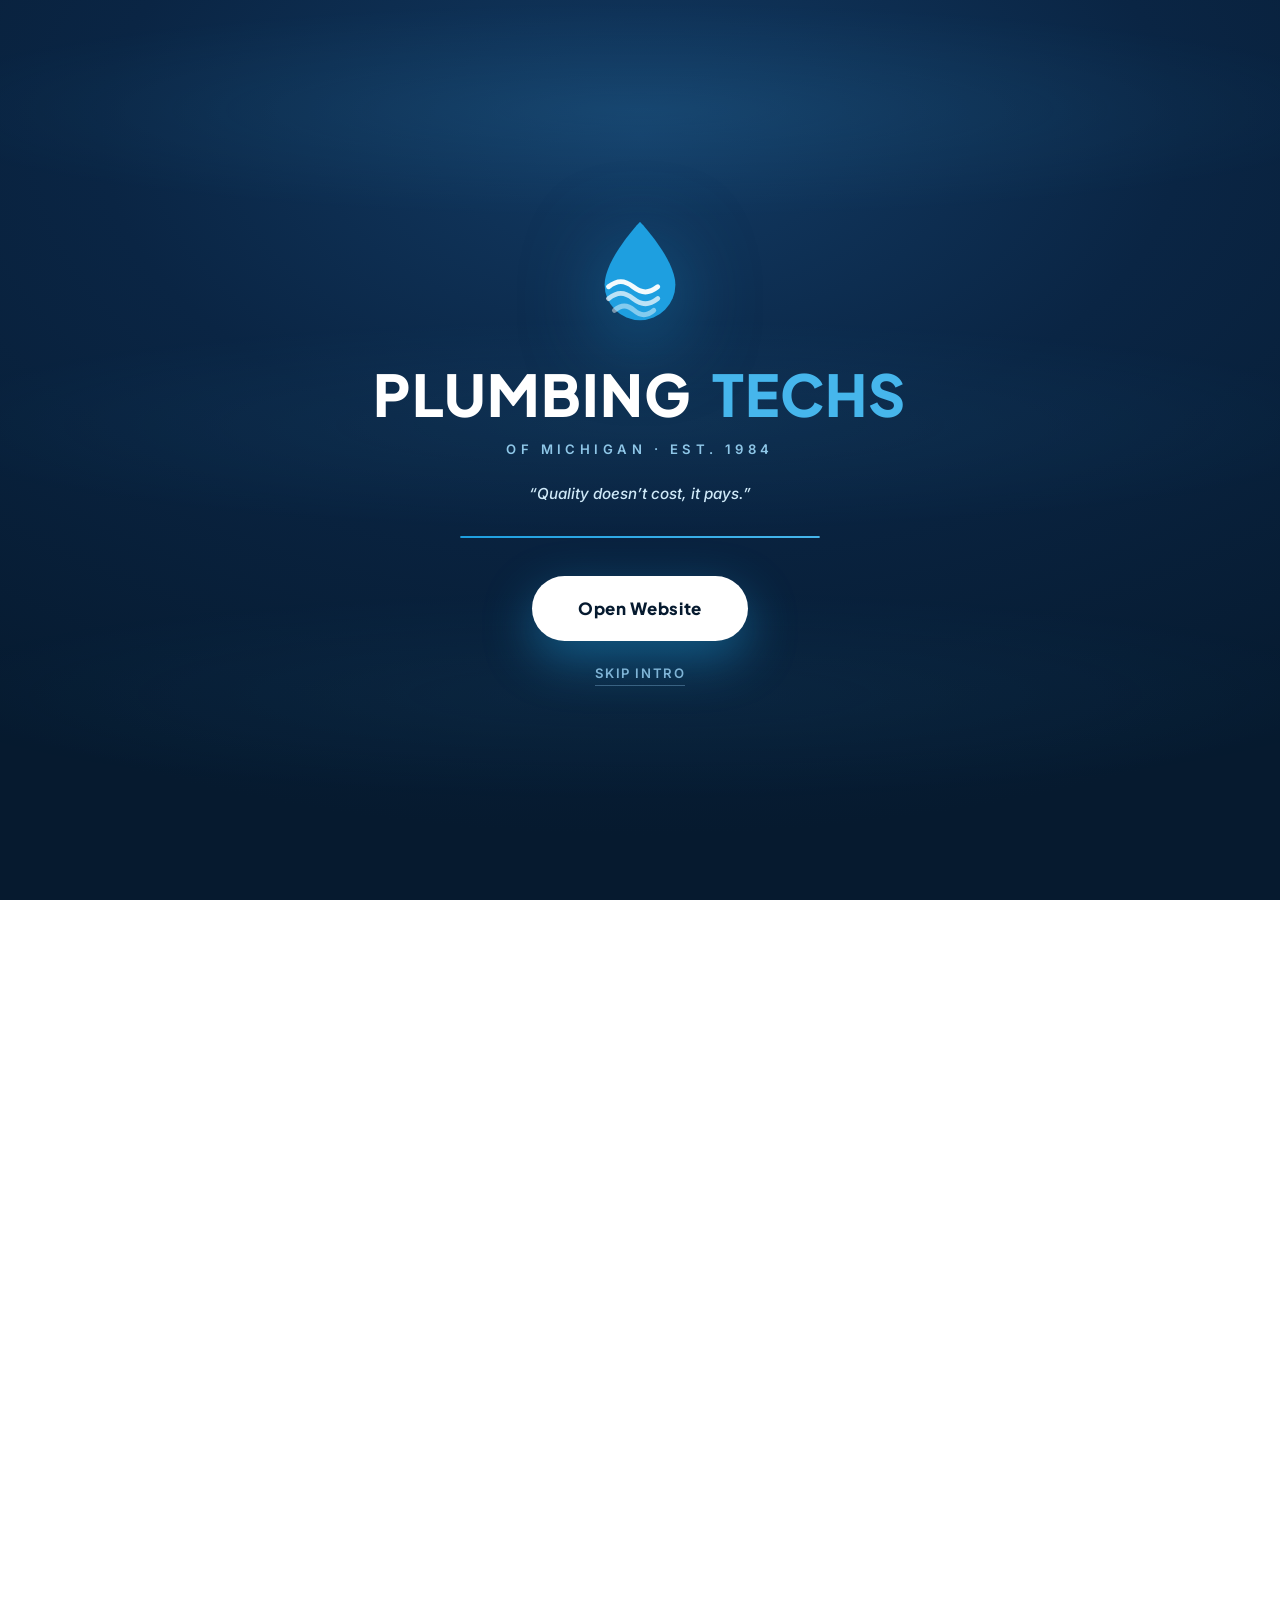
<file: index.html>
<!DOCTYPE html>
<html lang="en">
<head>
<meta charset="UTF-8">
<script>document.documentElement.className+=' js';</script>
<meta name="viewport" content="width=device-width, initial-scale=1.0">
<title>Plumbing Techs of Michigan | Trusted Plumber in Oak Park &amp; Wixom, MI</title>
<meta name="description" content="Family-owned plumbing contractor serving Oak Park, Wixom & Metro Detroit for 40+ years. Water heaters, drain cleaning, repiping, sump pumps & more. 4.9&#9733; (767 reviews). Call (248) 548-7488.">
<link rel="preconnect" href="https://fonts.googleapis.com">
<link rel="preconnect" href="https://fonts.gstatic.com" crossorigin>
<link href="https://fonts.googleapis.com/css2?family=Plus+Jakarta+Sans:wght@400;500;600;700;800&family=Inter:wght@400;500;600;700&display=swap" rel="stylesheet">
<link rel="stylesheet" href="styles.css">
</head>
<body class="locked intro">
<svg width="0" height="0" style="position:absolute" aria-hidden="true">
  <symbol id="i-droplet" viewBox="0 0 24 24"><path d="M12 2.5s6.5 7.2 6.5 11.5a6.5 6.5 0 0 1-13 0C5.5 9.7 12 2.5 12 2.5Z"/></symbol>
  <symbol id="i-flame" viewBox="0 0 24 24"><path d="M12 2.5c1.2 3.4-2.4 4.6-2.4 7.6a2.4 2.4 0 0 0 4.8 0c0-.9-.2-1.6-.6-2.4 2.6 1.4 4.7 3.6 4.7 6.6a6.5 6.5 0 0 1-13 0c0-4.6 3.4-7 6.5-11.8Z"/></symbol>
  <symbol id="i-wrench" viewBox="0 0 24 24"><path d="M15.5 3a5.5 5.5 0 0 0-5 7.7L3 18.2V21h2.8l7.5-7.5A5.5 5.5 0 1 0 15.5 3Zm0 3a2.5 2.5 0 1 1 0 5 2.5 2.5 0 0 1 0-5Z"/></symbol>
  <symbol id="i-drain" viewBox="0 0 24 24"><circle cx="12" cy="12" r="9"/><path d="M12 3v18M3 12h18M5.6 5.6l12.8 12.8M18.4 5.6 5.6 18.4"/></symbol>
  <symbol id="i-pipe" viewBox="0 0 24 24"><path d="M3 8h9a3 3 0 0 1 3 3v10M3 5v6M21 8h-9M15 18h6v3M12 21h9"/></symbol>
  <symbol id="i-shield" viewBox="0 0 24 24"><path d="M12 2.5 20 6v6c0 4.6-3.3 8-8 9.5C7.3 20 4 16.6 4 12V6Z"/><path d="M9 12l2 2 4-4"/></symbol>
  <symbol id="i-star" viewBox="0 0 24 24"><path d="m12 2.8 2.9 5.9 6.5.9-4.7 4.6 1.1 6.5-5.8-3-5.8 3 1.1-6.5L2.6 9.6l6.5-.9Z"/></symbol>
  <symbol id="i-clock" viewBox="0 0 24 24"><circle cx="12" cy="12" r="9"/><path d="M12 7v5l3 2"/></symbol>
  <symbol id="i-phone" viewBox="0 0 24 24"><path d="M6.6 3h3l1.5 4-2 1.4a13 13 0 0 0 6.5 6.5l1.4-2 4 1.5v3a2 2 0 0 1-2.2 2A17 17 0 0 1 4.6 5.2 2 2 0 0 1 6.6 3Z"/></symbol>
  <symbol id="i-pin" viewBox="0 0 24 24"><path d="M12 22s7-6.2 7-12a7 7 0 1 0-14 0c0 5.8 7 12 7 12Z"/><circle cx="12" cy="10" r="2.5"/></symbol>
  <symbol id="i-check" viewBox="0 0 24 24"><path d="M4 12.5 9 17.5 20 6.5"/></symbol>
  <symbol id="i-dollar" viewBox="0 0 24 24"><circle cx="12" cy="12" r="9"/><path d="M12 6.5v11M14.8 9c-.5-1-1.6-1.5-2.8-1.5-1.5 0-2.7.8-2.7 2s1 1.8 2.7 2.2c1.9.4 3 1 3 2.3s-1.4 2-3 2c-1.3 0-2.5-.5-3-1.6"/></symbol>
  <symbol id="i-camera" viewBox="0 0 24 24"><path d="M3 8h3l1.5-2h9L18 8h3v11H3Z"/><circle cx="12" cy="13" r="3.2"/></symbol>
  <symbol id="i-home" viewBox="0 0 24 24"><path d="M3 11 12 3l9 8"/><path d="M5 10v10h14V10"/></symbol>
  <symbol id="i-building" viewBox="0 0 24 24"><path d="M4 21V4h10v17M14 9h6v12M7 8h4M7 12h4M7 16h4M17 13h1M17 17h1"/></symbol>
  <symbol id="i-faucet" viewBox="0 0 24 24"><path d="M3 12h7M7 12V8a2 2 0 0 1 2-2h6a3 3 0 0 1 3 3v1M15 6h3M10 12v3a4 4 0 0 0 4 4"/></symbol>
  <symbol id="i-pump" viewBox="0 0 24 24"><circle cx="12" cy="13" r="5"/><path d="M12 3v5M5 6l3 3M19 6l-3 3M12 18v3M6 13H3M21 13h-3"/></symbol>
  <symbol id="i-truck" viewBox="0 0 24 24"><path d="M2 7h11v9H2zM13 10h4l3 3v3h-7z"/><circle cx="6.5" cy="18" r="1.8"/><circle cx="17" cy="18" r="1.8"/></symbol>
  <symbol id="i-users" viewBox="0 0 24 24"><circle cx="9" cy="8" r="3.2"/><path d="M3 20a6 6 0 0 1 12 0M16 5.2a3.2 3.2 0 0 1 0 6.1M18 20a6 6 0 0 0-2-4.5"/></symbol>
  <symbol id="i-bolt" viewBox="0 0 24 24"><path d="M13 2 4 14h6l-1 8 9-12h-6z"/></symbol>
  <symbol id="i-gauge" viewBox="0 0 24 24"><path d="M4 18a8 8 0 1 1 16 0"/><path d="M12 18l4-6"/></symbol>
  <symbol id="i-tools" viewBox="0 0 24 24"><path d="M4 20 20 4M6.5 3.5 4 6l3 3 2.5-2.5zM17.5 20.5 20 18l-3-3-2.5 2.5z"/></symbol>
  <symbol id="i-arrow" viewBox="0 0 24 24"><path d="M5 12h14M13 6l6 6-6 6"/></symbol>
  <symbol id="i-up" viewBox="0 0 24 24"><path d="M12 19V5M6 11l6-6 6 6"/></symbol>
  <symbol id="i-cal" viewBox="0 0 24 24"><rect x="3" y="5" width="18" height="16" rx="2"/><path d="M3 10h18M8 3v4M16 3v4"/></symbol>
</svg>
<input type="checkbox" id="openToggle" class="open-toggle" hidden>
<div id="preloader">
  <div class="pre-waves"><span></span><span></span><span></span></div>
  <div class="pre-inner">
    <svg class="pre-badge" viewBox="0 0 120 120" aria-hidden="true">
      <defs>
        <linearGradient id="dropGrad" x1="0" y1="0" x2="1" y2="1">
          <stop offset="0" stop-color="#46b6ec"/><stop offset="1" stop-color="#0f7fbd"/>
        </linearGradient>
      </defs>
      <path d="M60 8C60 8 24 46 24 72a36 36 0 0 0 72 0C96 46 60 8 60 8Z" fill="#1e9fe0"/>
      <path class="wave-path" d="M28 74c9-7 16-7 25 0s16 7 25 0" fill="none" stroke="#fff" stroke-width="5" stroke-linecap="round" opacity=".95"/>
      <path class="wave-path" d="M28 86c9-7 16-7 25 0s16 7 25 0" fill="none" stroke="#fff" stroke-width="5" stroke-linecap="round" opacity=".7"/>
      <path class="wave-path" d="M34 98c7-6 13-6 20 0s13 6 20 0" fill="none" stroke="#fff" stroke-width="5" stroke-linecap="round" opacity=".45"/>
    </svg>
    <div class="pre-title"><span class="w w1">PLUMBING</span><span class="w w2">TECHS</span></div>
    <div class="pre-sub">of Michigan &middot; Est. 1984</div>
    <div class="pre-tag">&ldquo;Quality doesn&rsquo;t cost, it pays.&rdquo;</div>
    <div class="pre-rule"><i></i></div>
    <div class="pre-cta">
      <label class="open-btn" for="openToggle">Open Website</label>
    </div>
    <label class="skip" for="openToggle">Skip intro</label>
  </div>
</div>

<div id="site">
<div class="topbar">
  <div class="wrap">
    <div class="tb-left">
      <span class="tb-item"><svg><use href="#i-pin"/></svg> Oak Park &amp; Wixom, MI</span>
      <span class="tb-item"><svg><use href="#i-clock"/></svg> Mon&ndash;Fri 8:00 AM &ndash; 4:30 PM</span>
      <span class="tb-item"><svg><use href="#i-shield"/></svg> Licensed &amp; Insured</span>
    </div>
    <span class="tb-rating"><b>&#9733;</b> 4.9 Google Rating &middot; 767 Reviews</span>
  </div>
</div>
<header class="site" id="header">
  <div class="wrap">
    <nav class="nav">
      <a href="#top" class="brand" aria-label="Plumbing Techs of Michigan home">
        <svg class="mark" viewBox="0 0 64 64" aria-hidden="true">
          <rect width="64" height="64" rx="16" fill="#0a2544"/>
          <path d="M32 9C32 9 15 27 15 38.5a17 17 0 0 0 34 0C49 27 32 9 32 9Z" fill="#1e9fe0"/>
          <path d="M21 39c5-4 8-4 13 0s8 4 13 0" fill="none" stroke="#fff" stroke-width="3.2" stroke-linecap="round"/>
          <path d="M23 47c4-3 7-3 11 0s7 3 11 0" fill="none" stroke="#fff" stroke-width="3.2" stroke-linecap="round" opacity=".6"/>
        </svg>
        <span><span class="bname">Plumbing Techs</span><span class="btag">of Michigan</span></span>
      </a>
      <div class="menu" id="menu">
        <a href="#top" class="active">Home</a>
        <div class="has-drop">
          <a href="services.html">Services</a>
          <div class="drop">
            <span class="head">Service Pages</span>
            <a href="services.html">All Services</a>
            <a href="water-heaters.html">Water Heaters</a>
            <a href="drain-cleaning.html">Drain Cleaning</a>
            <a href="repiping.html">Repiping</a>
            <a href="sump-pumps.html">Sump Pumps</a>
            <a href="backflow-testing.html">Backflow Testing</a>
          </div>
        </div>
        <a href="index.html#why">Why Us</a>
        <a href="reviews.html">Reviews</a>
        <a href="index.html#specials">Specials</a>
        <a href="contact.html">Contact</a>
      </div>
      <div class="nav-cta">
        <a class="nav-phone" href="tel:+12485487488">
          <span class="ic"><svg><use href="#i-phone"/></svg></span>
          <span><small>Call Today</small>(248) 548-7488</span>
        </a>
        <a class="btn btn-primary" href="contact.html">Book Service</a>
        <button class="burger" id="burger" aria-label="Toggle menu"><i></i><i></i><i></i></button>
      </div>
    </nav>
  </div>
</header>
<!-- ================= HERO ================= -->
<section class="hero" id="top">
  <div class="hero-bg"></div>
  <div class="wrap">
    <div class="hero-grid">
      <div>
        <span class="eyebrow on-dark reveal"><svg style="width:15px;height:15px;stroke:#46b6ec;fill:none;stroke-width:2"><use href="#i-shield"/></svg> Family-Owned &middot; 40+ Years in Metro Detroit</span>
        <h1 class="reveal">The Most Trusted <em>Plumber</em> in Oak Park &amp; Metro Detroit</h1>
        <p class="lead reveal">When you need a trustworthy, affordable plumber who does the job right the first time, call Plumbing Techs. From stubborn clogs and burst pipes to full water heater installations and whole-home repipes &mdash; no job is too big or complex for our team.</p>
        <div class="hero-cta reveal">
          <a class="btn btn-primary" href="#contact"><svg><use href="#i-cal"/></svg> Book an Appointment</a>
          <a class="btn btn-ghost" href="tel:+12485487488"><svg><use href="#i-phone"/></svg> (248) 548-7488</a>
        </div>
        <div class="hero-chips reveal">
          <span class="chip"><svg><use href="#i-star"/></svg> 4.9 / 5 &middot; 767 Reviews</span>
          <span class="chip"><svg><use href="#i-shield"/></svg> 2-Year Labor Warranty</span>
          <span class="chip"><svg><use href="#i-dollar"/></svg> Free, No-Obligation Estimates</span>
        </div>
      </div>
      <div class="reveal">
        <div class="hero-card">
          <div class="hc-rating">
            <div class="hc-score">4.9</div>
            <div>
              <div class="stars" aria-label="4.9 out of 5 stars">
                <svg><use href="#i-star"/></svg><svg><use href="#i-star"/></svg><svg><use href="#i-star"/></svg><svg><use href="#i-star"/></svg><svg><use href="#i-star"/></svg>
              </div>
              <div class="hc-meta">Based on 767 Google reviews</div>
            </div>
          </div>
          <h3>Why Neighbors Call Us</h3>
          <ul class="hc-list">
            <li><span class="tick"><svg><use href="#i-check"/></svg></span> Licensed, insured &amp; background-checked technicians</li>
            <li><span class="tick"><svg><use href="#i-check"/></svg></span> Straightforward, flat-rate pricing &mdash; no surprises</li>
            <li><span class="tick"><svg><use href="#i-check"/></svg></span> Flexible financing on major repairs</li>
            <li><span class="tick"><svg><use href="#i-check"/></svg></span> Credited service fee &amp; free estimates</li>
          </ul>
          <a class="btn btn-navy" href="#contact">Schedule Your Visit <svg><use href="#i-arrow"/></svg></a>
        </div>
      </div>
    </div>
  </div>
  <svg class="hero-wave" viewBox="0 0 1440 110" preserveAspectRatio="none" aria-hidden="true">
    <path d="M0 60c240 45 480 45 720 5s480-40 720 5v40H0z" fill="#ffffff"/>
  </svg>
</section>

<!-- ================= STATS ================= -->
<section class="stats">
  <div class="wrap">
    <div class="stats-grid reveal">
      <div class="stat"><div class="num">40+</div><div class="lbl">Years of Experience</div></div>
      <div class="stat"><div class="num">6,000+</div><div class="lbl">Happy Customers</div></div>
      <div class="stat"><div class="num">4.9&#9733;</div><div class="lbl">Google Rating</div></div>
      <div class="stat"><div class="num">2-Yr</div><div class="lbl">Labor Warranty</div></div>
    </div>
  </div>
</section>

<!-- ================= SERVICES ================= -->
<section class="section" id="services">
  <div class="wrap">
    <div class="section-head reveal">
      <span class="eyebrow">Our Services</span>
      <h2>There&rsquo;s Nothing We Can&rsquo;t Handle</h2>
      <p>With over 40 years in the plumbing industry, there isn&rsquo;t a problem we haven&rsquo;t seen and fixed successfully. Residential, commercial, and everything in between.</p>
    </div>
    <div class="svc-grid">
      <a class="svc reveal featured" href="water-heaters.html">
        <span class="flag">Featured</span>
        <div class="ic"><svg><use href="#i-flame"/></svg></div>
        <h3>Water Heaters</h3>
        <p>Repair, replacement, and installation of tank and tankless water heaters &mdash; honest recommendations, quality workmanship.</p>
        <span class="more">Learn more <svg><use href="#i-arrow"/></svg></span>
      </a>
      <div class="svc reveal">
        <div class="ic"><svg><use href="#i-bolt"/></svg></div>
        <h3>Tankless Water Heaters</h3>
        <p>Endless hot water and greater efficiency. We help you decide if upgrading to a tankless system is right for your home.</p>
      </div>
      <a class="svc reveal featured" href="drain-cleaning.html">
        <span class="flag">Featured</span>
        <div class="ic"><svg><use href="#i-drain"/></svg></div>
        <h3>Drain Cleaning</h3>
        <p>Safe, professional drain and sewer cleaning that restores full flow &mdash; without harsh chemicals that damage your pipes.</p>
        <span class="more">Learn more <svg><use href="#i-arrow"/></svg></span>
      </a>
      <div class="svc reveal">
        <div class="ic"><svg><use href="#i-pipe"/></svg></div>
        <h3>Sewer Line Repair</h3>
        <p>Expert diagnosis and repair of damaged, root-invaded, or collapsed sewer lines to keep waste flowing where it belongs.</p>
      </div>
      <div class="svc reveal">
        <div class="ic"><svg><use href="#i-camera"/></svg></div>
        <h3>Sewer Video Inspection</h3>
        <p>High-definition camera inspection pinpoints the exact cause of the problem before we ever put a shovel in the ground.</p>
      </div>
      <a class="svc reveal featured" href="repiping.html">
        <span class="flag">Featured</span>
        <div class="ic"><svg><use href="#i-tools"/></svg></div>
        <h3>Whole-Home Repiping</h3>
        <p>Replace old, corroded galvanized or poly pipes with modern PEX or copper for reliable water quality and pressure.</p>
        <span class="more">Learn more <svg><use href="#i-arrow"/></svg></span>
      </a>
      <a class="svc reveal" href="sump-pumps.html">
        <div class="ic"><svg><use href="#i-pump"/></svg></div>
        <h3>Sump Pumps</h3>
        <p>Michigan weather is unpredictable. Protect your basement from flooding with a properly sized, professionally installed sump pump.</p>
        <span class="more">Learn more <svg><use href="#i-arrow"/></svg></span>
      </a>
      <a class="svc reveal" href="backflow-testing.html">
        <div class="ic"><svg><use href="#i-gauge"/></svg></div>
        <h3>Backflow Testing &amp; Repair</h3>
        <p>Many municipalities require annual backflow testing. We handle testing, repair, and the paperwork to keep you compliant.</p>
        <span class="more">Learn more <svg><use href="#i-arrow"/></svg></span>
      </a>
      <div class="svc reveal">
        <div class="ic"><svg><use href="#i-droplet"/></svg></div>
        <h3>Water Line Repair</h3>
        <p>From the main to the meter, we locate and repair failing water lines with minimal disruption to your yard and home.</p>
      </div>
      <div class="svc reveal">
        <div class="ic"><svg><use href="#i-flame"/></svg></div>
        <h3>Gas Lines &amp; Leak Detection</h3>
        <p>Safe, code-compliant gas line installation, repair, and leak detection performed by licensed professionals.</p>
      </div>
      <div class="svc reveal">
        <div class="ic"><svg><use href="#i-home"/></svg></div>
        <h3>Clogged Toilets &amp; Slab Leaks</h3>
        <p>Fast, clean resolution for stubborn toilet clogs and hard-to-find slab leaks before they cause serious water damage.</p>
      </div>
      <div class="svc reveal">
        <div class="ic"><svg><use href="#i-faucet"/></svg></div>
        <h3>Kitchen &amp; Garbage Disposals</h3>
        <p>Faucet installation, garbage disposal repair and replacement, and complete kitchen plumbing services done right.</p>
      </div>
    </div>
    <div class="svc-more reveal">
      <p style="color:var(--muted);margin-bottom:22px">Also offering <strong>bathroom remodeling</strong>, <strong>commercial plumbing</strong>, and full <strong>construction &amp; multi-unit installation</strong> services.</p>
      <a class="btn btn-outline" href="services.html">View All Services <svg><use href="#i-arrow"/></svg></a>
    </div>
  </div>
</section>

<!-- ================= WHY ================= -->
<section class="section tint" id="why">
  <div class="wrap">
    <div class="why-grid">
      <div class="why-media reveal">
        <img src="vans.png" alt="Plumbing Techs of Michigan branded service vans">
        <div class="float-badge"><b>40+</b><span>Years Serving<br>Metro Detroit</span></div>
      </div>
      <div class="why-content reveal">
        <span class="eyebrow">Why Choose Us</span>
        <h2 style="font-size:clamp(1.85rem,3.6vw,2.6rem);color:var(--navy-800);margin:16px 0 14px">A Family Business You Can Trust</h2>
        <p style="color:var(--muted)">Because we&rsquo;re family-owned, we offer more personalized service than the big national chains &mdash; and we keep our prices competitive. Three generations of plumbing excellence, from Scott and Shawn Baxter&rsquo;s team of 20 strong.</p>
        <div class="why-list">
          <div class="why-item">
            <div class="ic"><svg><use href="#i-shield"/></svg></div>
            <div><h4>2-Year Labor Warranty</h4><p>We stand behind every repair and installation we perform, so you have true peace of mind.</p></div>
          </div>
          <div class="why-item">
            <div class="ic"><svg><use href="#i-dollar"/></svg></div>
            <div><h4>Straightforward Pricing</h4><p>No accounting degree required. Flat-rate, honest pricing with no hidden fees or upcharges.</p></div>
          </div>
          <div class="why-item">
            <div class="ic"><svg><use href="#i-users"/></svg></div>
            <div><h4>Trusted Technicians</h4><p>Our technicians are drug-tested and background-checked, so you can feel safe when we come into your home.</p></div>
          </div>
          <div class="why-item">
            <div class="ic"><svg><use href="#i-gauge"/></svg></div>
            <div><h4>Latest Technology</h4><p>We use the latest tools and equipment for faster, longer-lasting repairs and accurate diagnosis.</p></div>
          </div>
        </div>
      </div>
    </div>
  </div>
</section>

<!-- ================= SPECIALS ================= -->
<section class="section" id="specials">
  <div class="wrap">
    <div class="section-head reveal">
      <span class="eyebrow">Current Specials</span>
      <h2>Save On the Service You Need</h2>
      <p>Call to redeem these offers. Coupons must be presented at time of payment and cannot be combined with other offers.</p>
    </div>
    <div class="deal-grid">
      <div class="deal reveal">
        <span class="tag">Popular</span>
        <div class="save">$75 <span>OFF</span></div>
        <h4>Water Heater Purchase &amp; Installation</h4>
        <p>On our provided heater. Fast replacement to get your hot water back.</p>
        <div class="fine">Not valid for trip charge or diagnostic fee. Valid on standard pricing only. One-time use per home.</div>
      </div>
      <div class="deal reveal">
        <span class="tag">Best Value</span>
        <div class="save">$100 <span>OFF</span></div>
        <h4>Tankless Water Heater Installation</h4>
        <p>Installation or replacement of our provided heater. Endless hot water, greater efficiency.</p>
        <div class="fine">Not valid for trip charge or diagnostic fee. Valid on standard pricing only. One-time use per home.</div>
      </div>
      <div class="deal reveal">
        <span class="tag">Whole Home</span>
        <div class="save">$200 <span>OFF</span></div>
        <h4>Whole House Repipe Services</h4>
        <p>Replace old, corroded pipes for better pressure, water quality, and reliability.</p>
        <div class="fine">Not valid for trip charge or diagnostic fee. Valid on standard pricing only. One-time use per home.</div>
      </div>
      <div class="deal reveal">
        <div class="save">$25 <span>OFF</span></div>
        <h4>Drain Cleaning</h4>
        <p>Professional drain cleaning that clears the blockage and restores full flow.</p>
        <div class="fine">One-time use per home. Cannot be combined with other offers.</div>
      </div>
      <div class="deal reveal">
        <div class="save">$30 <span>OFF</span></div>
        <h4>Burst Pipe Repair</h4>
        <p>On repairs over $350. Fast response to stop water damage in its tracks.</p>
        <div class="fine">One-time use per home. Cannot be combined with other offers.</div>
      </div>
      <div class="deal reveal">
        <div class="save">$25 <span>OFF</span></div>
        <h4>First-Time Customers</h4>
        <p>Welcome to the Plumbing Techs family. Let us earn your business.</p>
        <div class="fine">One-time use per home. Cannot be combined with other offers.</div>
      </div>
    </div>
    <div class="svc-more reveal">
      <a class="btn btn-primary" href="tel:+12485487488"><svg><use href="#i-phone"/></svg> Call to Redeem These Offers</a>
    </div>
  </div>
</section>

<!-- ================= REVIEWS ================= -->
<section class="section tint" id="reviews">
  <div class="wrap">
    <div class="section-head reveal">
      <span class="eyebrow">Customer Reviews</span>
      <h2>See Why Your Neighbors Call Us</h2>
      <p>Rated 4.9 out of 5 across 767 Google reviews &mdash; and 100% recommended on Facebook.</p>
    </div>
    <div class="rev-head reveal">
      <div class="rev-score">
        <b>4.9</b>
        <div class="stars" style="justify-content:center;margin:8px 0">
          <svg><use href="#i-star"/></svg><svg><use href="#i-star"/></svg><svg><use href="#i-star"/></svg><svg><use href="#i-star"/></svg><svg><use href="#i-star"/></svg>
        </div>
        <div style="color:var(--muted);font-size:.86rem;font-weight:600">767 Google reviews</div>
      </div>
      <div class="rev-bars">
        <div class="rev-bar"><span>5</span><span class="track"><span class="fill" style="width:94%"></span></span></div>
        <div class="rev-bar"><span>4</span><span class="track"><span class="fill" style="width:5%"></span></span></div>
        <div class="rev-bar"><span>3</span><span class="track"><span class="fill" style="width:1%"></span></span></div>
        <div class="rev-bar"><span>2</span><span class="track"><span class="fill" style="width:0%"></span></span></div>
        <div class="rev-bar"><span>1</span><span class="track"><span class="fill" style="width:0%"></span></span></div>
      </div>
    </div>
    <div class="rev-grid">
      <div class="rev reveal">
        <div class="stars"><svg><use href="#i-star"/></svg><svg><use href="#i-star"/></svg><svg><use href="#i-star"/></svg><svg><use href="#i-star"/></svg><svg><use href="#i-star"/></svg></div>
        <p class="quote">&ldquo;Plumbing Techs is very responsive to customer needs while providing high quality workmanship. We made an inquiry call on one day, and the scheduling gals had Edward visit us on the same day to quote.&rdquo;</p>
        <div class="who">
          <div class="avatar">RA</div>
          <div><b>Robert Anthony</b><span>Local Guide &middot; 24 reviews</span>
          <span class="glogo"><i></i> Posted on Google</span></div>
        </div>
      </div>
      <div class="rev reveal">
        <div class="stars"><svg><use href="#i-star"/></svg><svg><use href="#i-star"/></svg><svg><use href="#i-star"/></svg><svg><use href="#i-star"/></svg><svg><use href="#i-star"/></svg></div>
        <p class="quote">&ldquo;Plumbing Techs of Michigan have been great to work with. They have taken care of many issues I&rsquo;ve had in my house over the years. They are always friendly and, more importantly, competent. A special shout out to Martin who fixed our outside spigot.&rdquo;</p>
        <div class="who">
          <div class="avatar">CB</div>
          <div><b>Charles Bonnen</b><span>2 reviews</span>
          <span class="glogo"><i></i> Posted on Google</span></div>
        </div>
      </div>
      <div class="rev reveal">
        <div class="stars"><svg><use href="#i-star"/></svg><svg><use href="#i-star"/></svg><svg><use href="#i-star"/></svg><svg><use href="#i-star"/></svg><svg><use href="#i-star"/></svg></div>
        <p class="quote">&ldquo;Very satisfied with the Plumbing Techs Team. They were very professional, knowledgeable and friendly. The price was also reasonable for the water heater, recirculating pump and pipe repairs they performed. Highly recommend!&rdquo;</p>
        <div class="who">
          <div class="avatar">MB</div>
          <div><b>Mark Bentley</b><span>3 reviews &middot; 6 photos</span>
          <span class="glogo"><i></i> Posted on Google</span></div>
        </div>
      </div>
    </div>
    <div class="svc-more reveal">
      <a class="btn btn-outline" href="https://www.google.com/maps?cid=15739237099503350613" target="_blank" rel="noopener">Read All 767 Reviews <svg><use href="#i-arrow"/></svg></a>
    </div>
  </div>
</section>

<!-- ================= ABOUT ================= -->
<section class="section about" id="about">
  <div class="wrap">
    <div class="about-grid">
      <div class="about-content reveal">
        <span class="eyebrow">Our Story</span>
        <h2 style="font-size:clamp(1.85rem,3.6vw,2.6rem);color:var(--navy-800);margin:16px 0 18px">Three Generations of Plumbing Excellence</h2>
        <p>Plumbing Techs of Michigan &mdash; legally Pipecon, Inc. &mdash; is a family-owned plumbing, construction, remodeling, and service company that has been in business for over 40 years. Scott Baxter and his son Shawn oversee a thriving operation with a database of more than 6,000 customers.</p>
        <p>Scott&rsquo;s father, James, was a plumbing contractor too &mdash; serving the needs of their customers runs in their blood. Originally located in Hazel Park, we moved to Oak Park in 2015 and opened a second location in Wixom to better serve the west side.</p>
        <p>As a full-service company, we handle everything from small repair jobs like drain cleaning and scoping, all the way up to large-scale construction and renovation projects. We&rsquo;re proud of our 4.9 Google rating &mdash; it means we&rsquo;re doing something right.</p>
        <div class="badges">
          <div class="badge"><svg><use href="#i-shield"/></svg><span>State-Licensed &amp; Insured</span></div>
          <div class="badge"><svg><use href="#i-check"/></svg><span>Background-Checked Techs</span></div>
          <div class="badge"><svg><use href="#i-dollar"/></svg><span>Flexible Financing</span></div>
          <div class="badge"><svg><use href="#i-star"/></svg><span>2-Year Labor Warranty</span></div>
        </div>
        <p style="font-size:.8rem;color:#9db0c0;margin-top:22px">Plumbing Contractors License: 8001200 &middot; Master Plumbers License: 8108197 &ndash; 8113736</p>
      </div>
      <div class="about-media reveal">
        <img src="portrait.png" alt="Plumbing Techs of Michigan technician">
        <div class="exp"><b>6,000+</b><span>Happy Customers</span></div>
      </div>
    </div>
  </div>
</section>

<!-- ================= AREAS ================= -->
<section class="section tint" id="areas">
  <div class="wrap">
    <div class="section-head reveal">
      <span class="eyebrow">Service Areas</span>
      <h2>Proudly Serving Southeast Michigan</h2>
      <p>Covering most of Oakland and Macomb County &mdash; from Brighton in the west to Macomb Township in the northeast. Two locations, Oak Park and Wixom, let us reach you faster.</p>
    </div>
    <div class="areas reveal">
      <span class="area-pill"><svg><use href="#i-pin"/></svg> Oak Park</span>
      <span class="area-pill"><svg><use href="#i-pin"/></svg> Wixom</span>
      <span class="area-pill"><svg><use href="#i-pin"/></svg> Novi</span>
      <span class="area-pill"><svg><use href="#i-pin"/></svg> Farmington Hills</span>
      <span class="area-pill"><svg><use href="#i-pin"/></svg> West Bloomfield</span>
      <span class="area-pill"><svg><use href="#i-pin"/></svg> Northville</span>
      <span class="area-pill"><svg><use href="#i-pin"/></svg> Bloomfield Hills</span>
      <span class="area-pill"><svg><use href="#i-pin"/></svg> Plymouth</span>
      <span class="area-pill"><svg><use href="#i-pin"/></svg> Canton</span>
      <span class="area-pill"><svg><use href="#i-pin"/></svg> Livonia</span>
    </div>
  </div>
</section>

<!-- ================= FAQ ================= -->
<section class="section" id="faq">
  <div class="wrap">
    <div class="section-head reveal">
      <span class="eyebrow">Questions</span>
      <h2>Frequently Asked Questions</h2>
      <p>Straight answers from the team that has seen and fixed it all.</p>
    </div>
    <div class="faq">
      <div class="faq-item reveal">
        <button class="faq-q" type="button"><span>Do you charge a service visit fee?</span><span class="pm" style="position:relative"></span></button>
        <div class="faq-a"><p>No. We offer a credited service fee and a free, no-obligation estimate. Give us a chance to earn your business &mdash; if you hire us, the visit is credited.</p></div>
      </div>
      <div class="faq-item reveal">
        <button class="faq-q" type="button"><span>What warranty do you offer on your work?</span><span class="pm" style="position:relative"></span></button>
        <div class="faq-a"><p>Every installation and repair is backed by our 2-year labor warranty. We stand behind our workmanship so you can have peace of mind long after we leave.</p></div>
      </div>
      <div class="faq-item reveal">
        <button class="faq-q" type="button"><span>Should I repair or replace my water heater?</span><span class="pm" style="position:relative"></span></button>
        <div class="faq-a"><p>Not every problem means replacement. If your unit is under 8&ndash;12 years old and the issue is a heating element, thermostat, or pressure relief valve, a repair may be the best value. If the tank is leaking, rusting, or beyond its lifespan, replacement is the more dependable long-term solution. We&rsquo;ll explain exactly what we find and let you decide.</p></div>
      </div>
      <div class="faq-item reveal">
        <button class="faq-q" type="button"><span>Do you handle both residential and commercial work?</span><span class="pm" style="position:relative"></span></button>
        <div class="faq-a"><p>Yes. We serve homeowners and businesses across Metro Detroit &mdash; from white-box build-outs and tenant improvements to multi-unit projects and hospitality plumbing, all the way up to stand-alone properties of any size.</p></div>
      </div>
      <div class="faq-item reveal">
        <button class="faq-q" type="button"><span>How do I know my technician is trustworthy?</span><span class="pm" style="position:relative"></span></button>
        <div class="faq-a"><p>Our technicians are drug-tested and background-checked, licensed, bonded, and insured. We also use flat-rate pricing so you know the total cost before work begins.</p></div>
      </div>
      <div class="faq-item reveal">
        <button class="faq-q" type="button"><span>What areas do you serve?</span><span class="pm" style="position:relative"></span></button>
        <div class="faq-a"><p>We serve most of Oakland and Macomb County &mdash; from Brighton in the west to Macomb Township in the northeast &mdash; with offices in Oak Park and Wixom, MI.</p></div>
      </div>
    </div>
  </div>
</section>

<!-- ================= CTA BAND ================= -->
<section class="cta-band">
  <div class="wrap">
    <span class="eyebrow on-dark reveal">Ready When You Are</span>
    <h2 class="reveal" style="margin-top:18px">Don&rsquo;t Let a Small Leak Become a Big Bill</h2>
    <p class="reveal">From stubborn clogs to full system troubleshooting, our team handles it all so nothing slips through the cracks. Call today or book online.</p>
    <div class="btns reveal">
      <a class="btn btn-primary" href="tel:+12485487488"><svg><use href="#i-phone"/></svg> Call (248) 548-7488</a>
      <a class="btn btn-ghost" href="#contact"><svg><use href="#i-cal"/></svg> Schedule Online</a>
    </div>
  </div>
</section>

<!-- ================= CONTACT ================= -->
<section class="section tint" id="contact">
  <div class="wrap">
    <div class="section-head reveal">
      <span class="eyebrow">Contact Us</span>
      <h2>Book Your Appointment</h2>
      <p>Call today or fill out the form and a member of our team will get back to you to schedule your visit.</p>
    </div>
    <div class="contact-grid">
      <div class="reveal">
        <div class="contact-card">
          <div class="form-success" id="formSuccess">Thank you! Your request has been received. We&rsquo;ll be in touch shortly. For immediate service, call (248) 548-7488.</div>
          <form id="contactForm">
            <div class="form-row">
              <div class="field"><label for="fname">First Name</label><input id="fname" name="fname" type="text" placeholder="John" required></div>
              <div class="field"><label for="lname">Last Name</label><input id="lname" name="lname" type="text" placeholder="Smith" required></div>
            </div>
            <div class="form-row">
              <div class="field"><label for="phone">Phone</label><input id="phone" name="phone" type="tel" placeholder="(248) 000-0000" required></div>
              <div class="field"><label for="email">Email</label><input id="email" name="email" type="email" placeholder="you@email.com"></div>
            </div>
            <div class="field"><label for="service">Service Needed</label>
              <select id="service" name="service">
                <option>Water Heater / Tankless</option>
                <option>Drain Cleaning</option>
                <option>Sewer Line / Video Inspection</option>
                <option>Whole-Home Repipe</option>
                <option>Sump Pump</option>
                <option>Backflow Testing</option>
                <option>Gas / Water Line</option>
                <option>Clogged Toilet / Slab Leak</option>
                <option>Kitchen Plumbing</option>
                <option>Bathroom Remodeling</option>
                <option>Commercial / Construction</option>
                <option>Other</option>
              </select>
            </div>
            <div class="field"><label for="msg">How Can We Help?</label><textarea id="msg" name="msg" placeholder="Tell us about the issue you're experiencing..."></textarea></div>
            <button class="btn btn-primary" type="submit" style="width:100%"><svg><use href="#i-arrow"/></svg> Request My Appointment</button>
            <p class="form-note">Prefer to talk? Call <a href="tel:+12485487488" style="color:var(--blue-600);font-weight:700">(248) 548-7488</a></p>
          </form>
        </div>
      </div>
      <div class="reveal">
        <div class="info-list">
          <div class="info">
            <div class="ic"><svg><use href="#i-pin"/></svg></div>
            <div><h4>Oak Park Office</h4><p>12700 Capital St, Oak Park, MI 48237</p></div>
          </div>
          <div class="info">
            <div class="ic"><svg><use href="#i-pin"/></svg></div>
            <div><h4>Wixom Office</h4><p>50160 Pontiac Trail Unit 1, Wixom, MI 48393</p></div>
          </div>
          <div class="info">
            <div class="ic"><svg><use href="#i-phone"/></svg></div>
            <div><h4>Phone</h4><p><a href="tel:+12485487488">(248) 548-7488</a> &middot; Oak Park<br><a href="tel:+12484386536">(248) 438-6536</a> &middot; Wixom</p></div>
          </div>
          <div class="info">
            <div class="ic"><svg><use href="#i-clock"/></svg></div>
            <div><h4>Hours</h4><p>Monday &ndash; Friday: 8:00 AM &ndash; 4:30 PM<br>Saturday &amp; Sunday: Closed</p></div>
          </div>
          <div class="map-embed">
            <iframe title="Plumbing Techs of Michigan location map" src="https://www.google.com/maps?q=12700+Capital+St,+Oak+Park,+MI+48237&output=embed" loading="lazy" referrerpolicy="no-referrer-when-downgrade"></iframe>
          </div>
        </div>
      </div>
    </div>
  </div>
</section>

<!-- ================= FOOTER ================= -->
<footer class="site">
  <div class="wrap">
    <div class="foot-grid">
      <div class="foot-brand">
        <a href="index.html" class="brand">
          <svg class="mark" viewBox="0 0 64 64" aria-hidden="true">
            <rect width="64" height="64" rx="16" fill="#103a63"/>
            <path d="M32 9C32 9 15 27 15 38.5a17 17 0 0 0 34 0C49 27 32 9 32 9Z" fill="#1e9fe0"/>
            <path d="M21 39c5-4 8-4 13 0s8 4 13 0" fill="none" stroke="#fff" stroke-width="3.2" stroke-linecap="round"/>
            <path d="M23 47c4-3 7-3 11 0s7 3 11 0" fill="none" stroke="#fff" stroke-width="3.2" stroke-linecap="round" opacity=".6"/>
          </svg>
          <span><span class="bname">Plumbing Techs</span><span class="btag">of Michigan</span></span>
        </a>
        <p>Family-owned and operated, full-service plumbing contractor serving Oak Park, Wixom, and all of Southeast Michigan for over 40 years. Quality doesn&rsquo;t cost &mdash; it pays.</p>
        <div class="foot-social">
          <a href="https://www.facebook.com/PlumbingTechs/" target="_blank" rel="noopener" aria-label="Facebook"><svg viewBox="0 0 24 24"><path d="M22 12a10 10 0 1 0-11.6 9.9v-7H7.9V12h2.5V9.8c0-2.5 1.5-3.9 3.8-3.9 1.1 0 2.2.2 2.2.2v2.4h-1.2c-1.2 0-1.6.8-1.6 1.6V12h2.7l-.4 2.9h-2.3v7A10 10 0 0 0 22 12Z"/></svg></a>
          <a href="https://www.youtube.com/channel/UCJ6lZF2xFOyuhiUlNZ8nlFQ/" target="_blank" rel="noopener" aria-label="YouTube"><svg viewBox="0 0 24 24"><path d="M23 12s0-3.3-.4-4.9a2.6 2.6 0 0 0-1.8-1.8C19.2 5 12 5 12 5s-7.2 0-8.8.3a2.6 2.6 0 0 0-1.8 1.8C1 8.7 1 12 1 12s0 3.3.4 4.9a2.6 2.6 0 0 0 1.8 1.8C4.8 19 12 19 12 19s7.2 0 8.8-.3a2.6 2.6 0 0 0 1.8-1.8C23 15.3 23 12 23 12ZM9.8 15.1V8.9l6.2 3.1Z"/></svg></a>
          <a href="https://www.google.com/maps?cid=15739237099503350613" target="_blank" rel="noopener" aria-label="Google Maps"><svg viewBox="0 0 24 24"><path d="M12 2a7 7 0 0 0-7 7c0 5.3 7 13 7 13s7-7.7 7-13a7 7 0 0 0-7-7Zm0 9.5A2.5 2.5 0 1 1 12 6.5a2.5 2.5 0 0 1 0 5Z"/></svg></a>
        </div>
      </div>
      <div>
        <h4>Quick Links</h4>
        <ul class="foot-links">
          <li><a href="index.html">Home</a></li>
          <li><a href="services.html">All Services</a></li>
          <li><a href="index.html#why">Why Choose Us</a></li>
          <li><a href="reviews.html">Reviews</a></li>
          <li><a href="index.html#specials">Specials &amp; Coupons</a></li>
          <li><a href="index.html#areas">Service Areas</a></li>
          <li><a href="contact.html">Contact Us</a></li>
        </ul>
      </div>
      <div>
        <h4>Service Pages</h4>
        <ul class="foot-links">
          <li><a href="services.html">All Services</a></li>
          <li><a href="water-heaters.html">Water Heaters</a></li>
          <li><a href="drain-cleaning.html">Drain Cleaning</a></li>
          <li><a href="repiping.html">Whole-Home Repiping</a></li>
          <li><a href="sump-pumps.html">Sump Pumps</a></li>
          <li><a href="backflow-testing.html">Backflow Testing</a></li>
          <li><a href="services.html#sewer">Sewer &amp; Drain</a></li>
        </ul>
      </div>
      <div>
        <h4>Get In Touch</h4>
        <ul class="foot-links foot-contact" style="list-style:none">
          <li><svg><use href="#i-pin"/></svg><span>12700 Capital St<br>Oak Park, MI 48237</span></li>
          <li><svg><use href="#i-pin"/></svg><span>50160 Pontiac Trail Unit 1<br>Wixom, MI 48393</span></li>
          <li><svg><use href="#i-phone"/></svg><a href="tel:+12485487488">(248) 548-7488</a></li>
          <li><svg><use href="#i-clock"/></svg><span>Mon&ndash;Fri: 8:00 AM &ndash; 4:30 PM</span></li>
        </ul>
      </div>
    </div>
    <div class="foot-bottom">
      <span>&copy; <span id="year"></span> Plumbing Techs of Michigan &middot; Pipecon, Inc. All rights reserved.</span>
      <span>Plumbing Contractors License: 8001200 &middot; Licensed &amp; Insured</span>
    </div>
  </div>
</footer>
<a class="float-call" href="tel:+12485487488"><svg><use href="#i-phone"/></svg><span>Call Now</span></a>
<button class="top-btn" id="topBtn" aria-label="Back to top"><svg><use href="#i-up"/></svg></button>
</div>
<script src="site.js"></script>
</body>
</html>
</file>
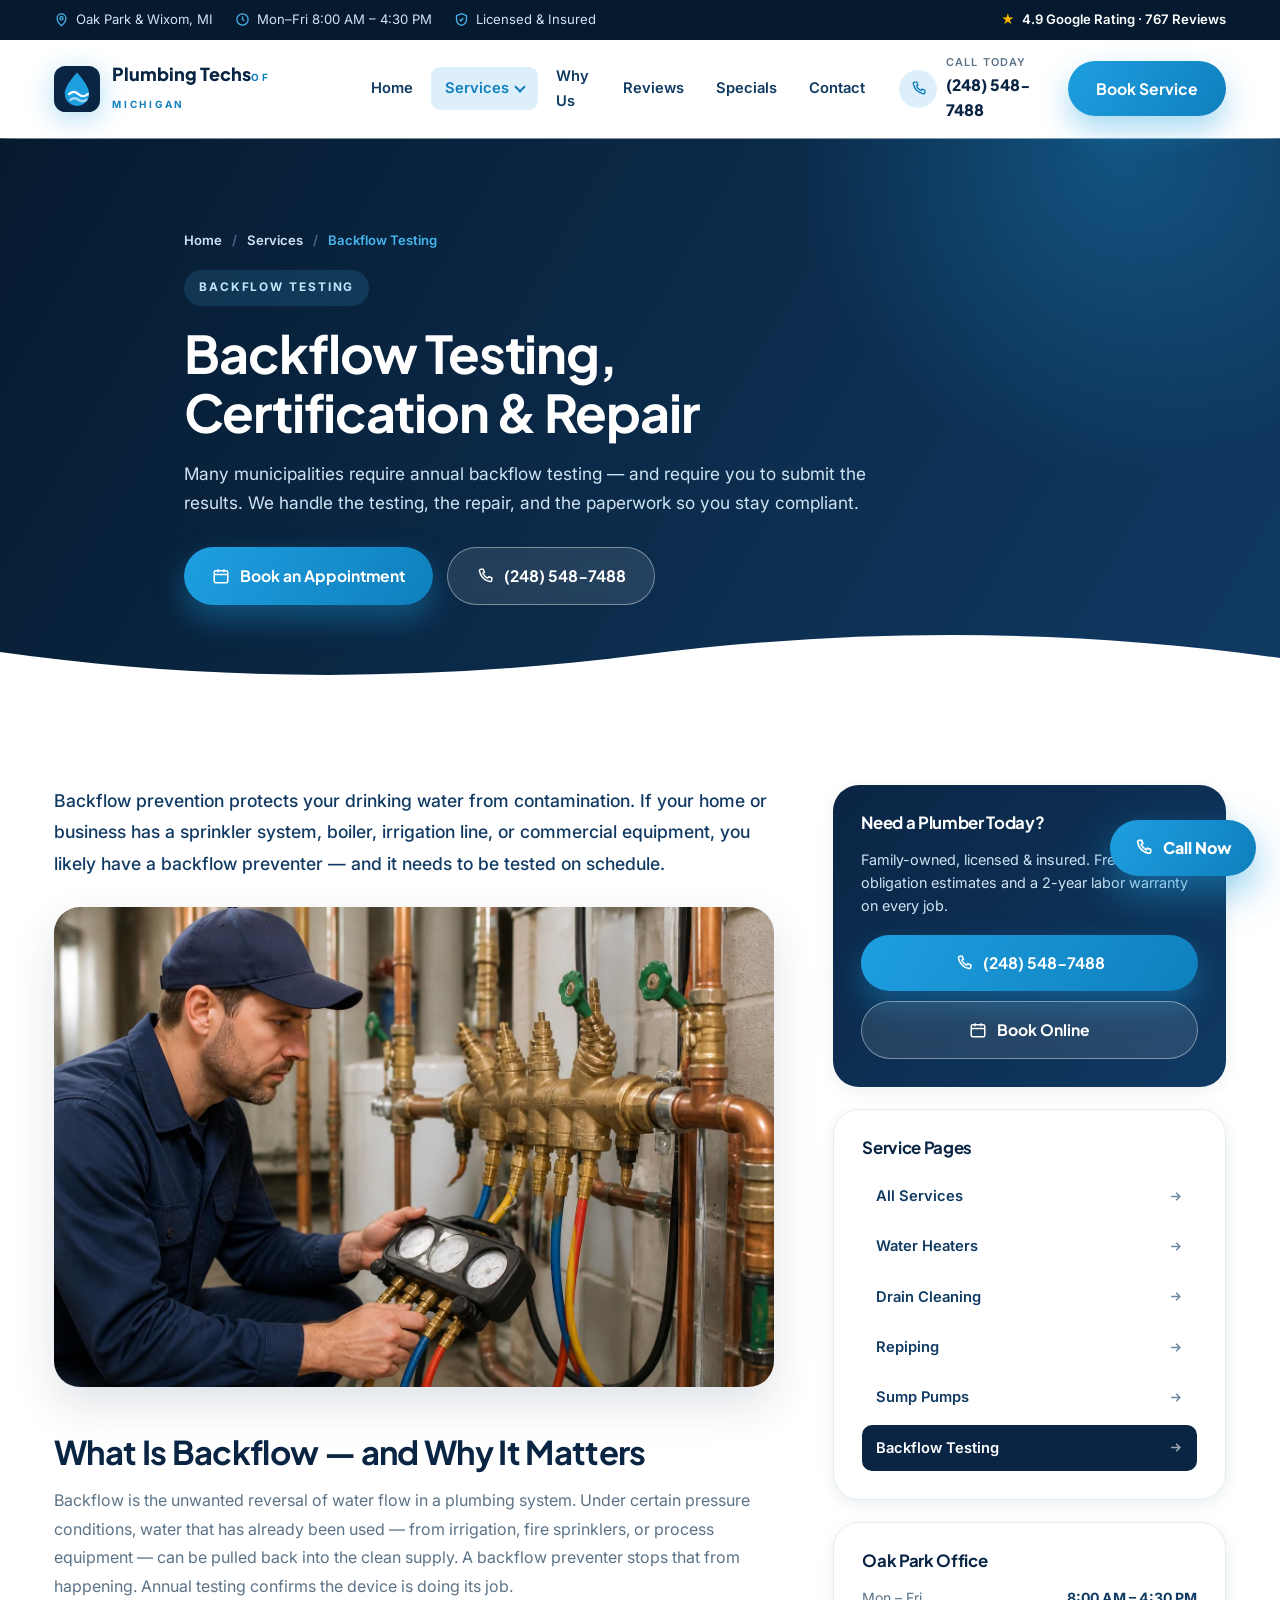
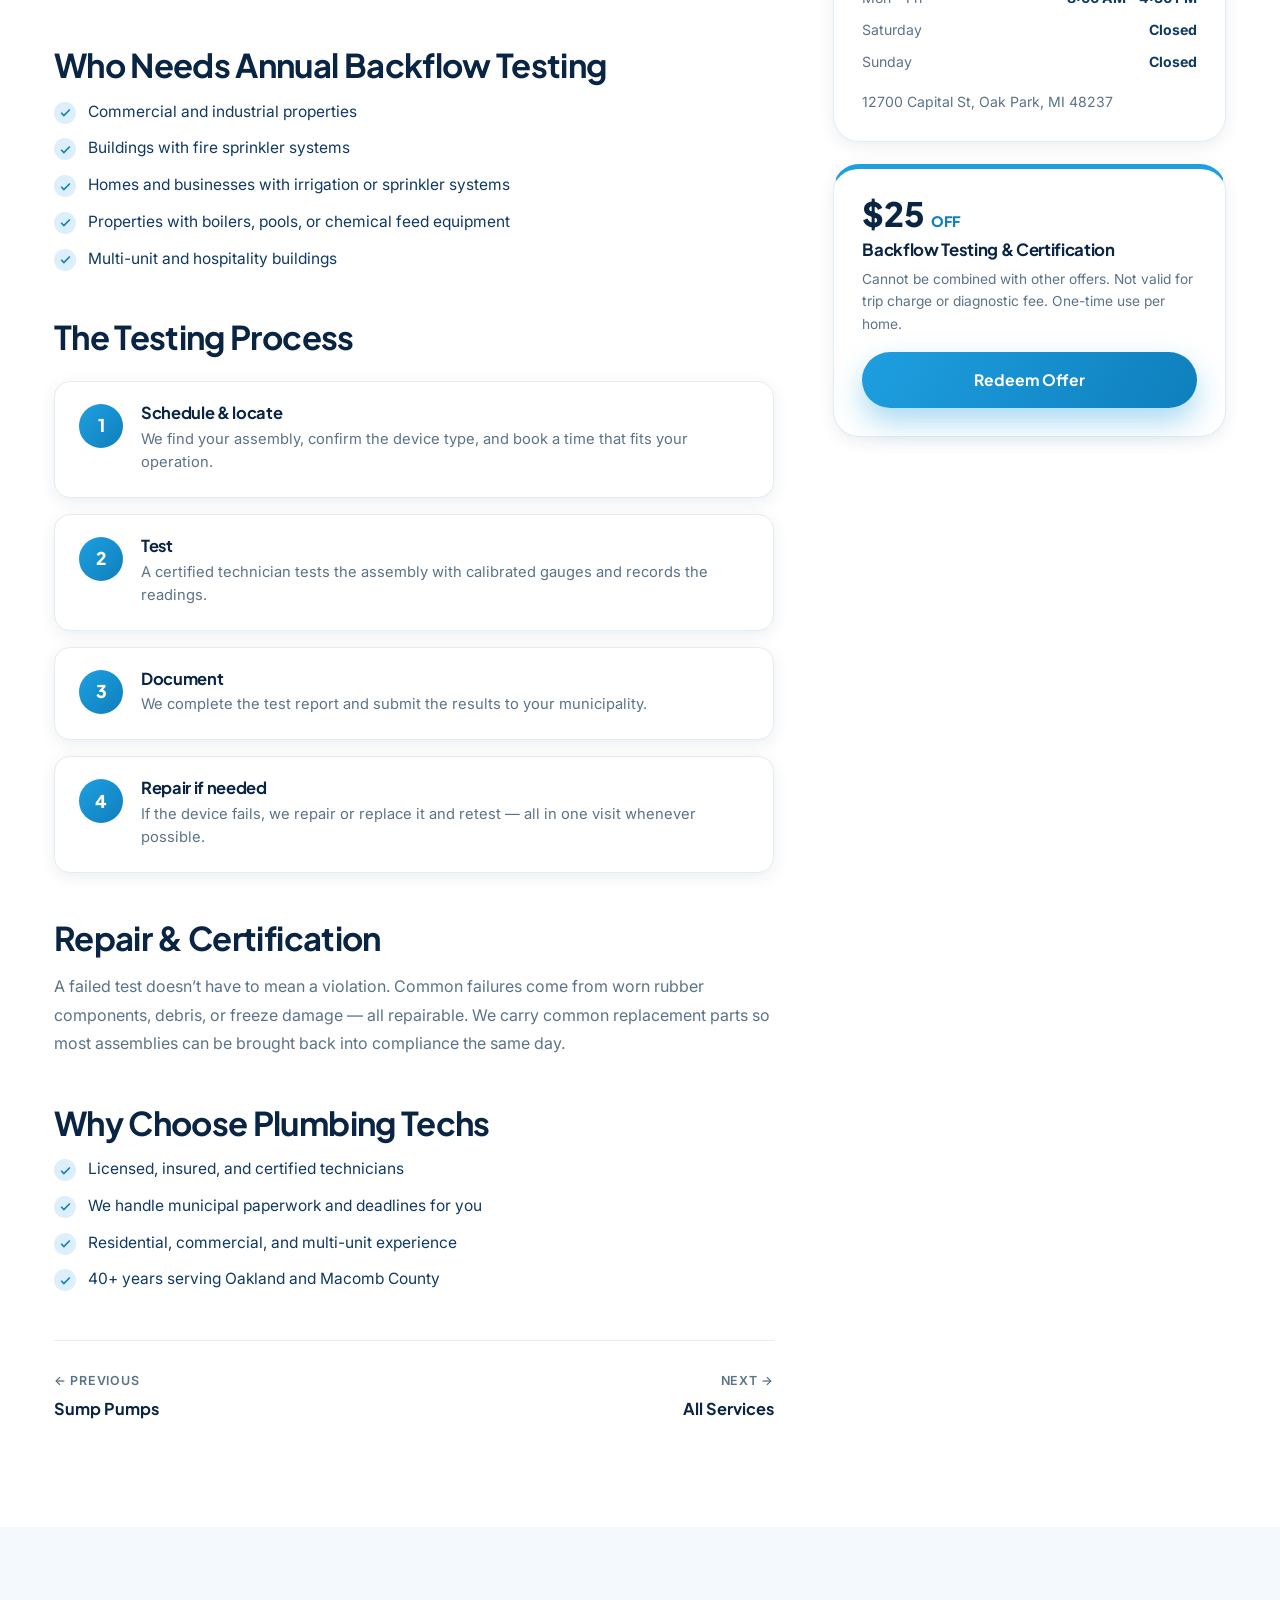
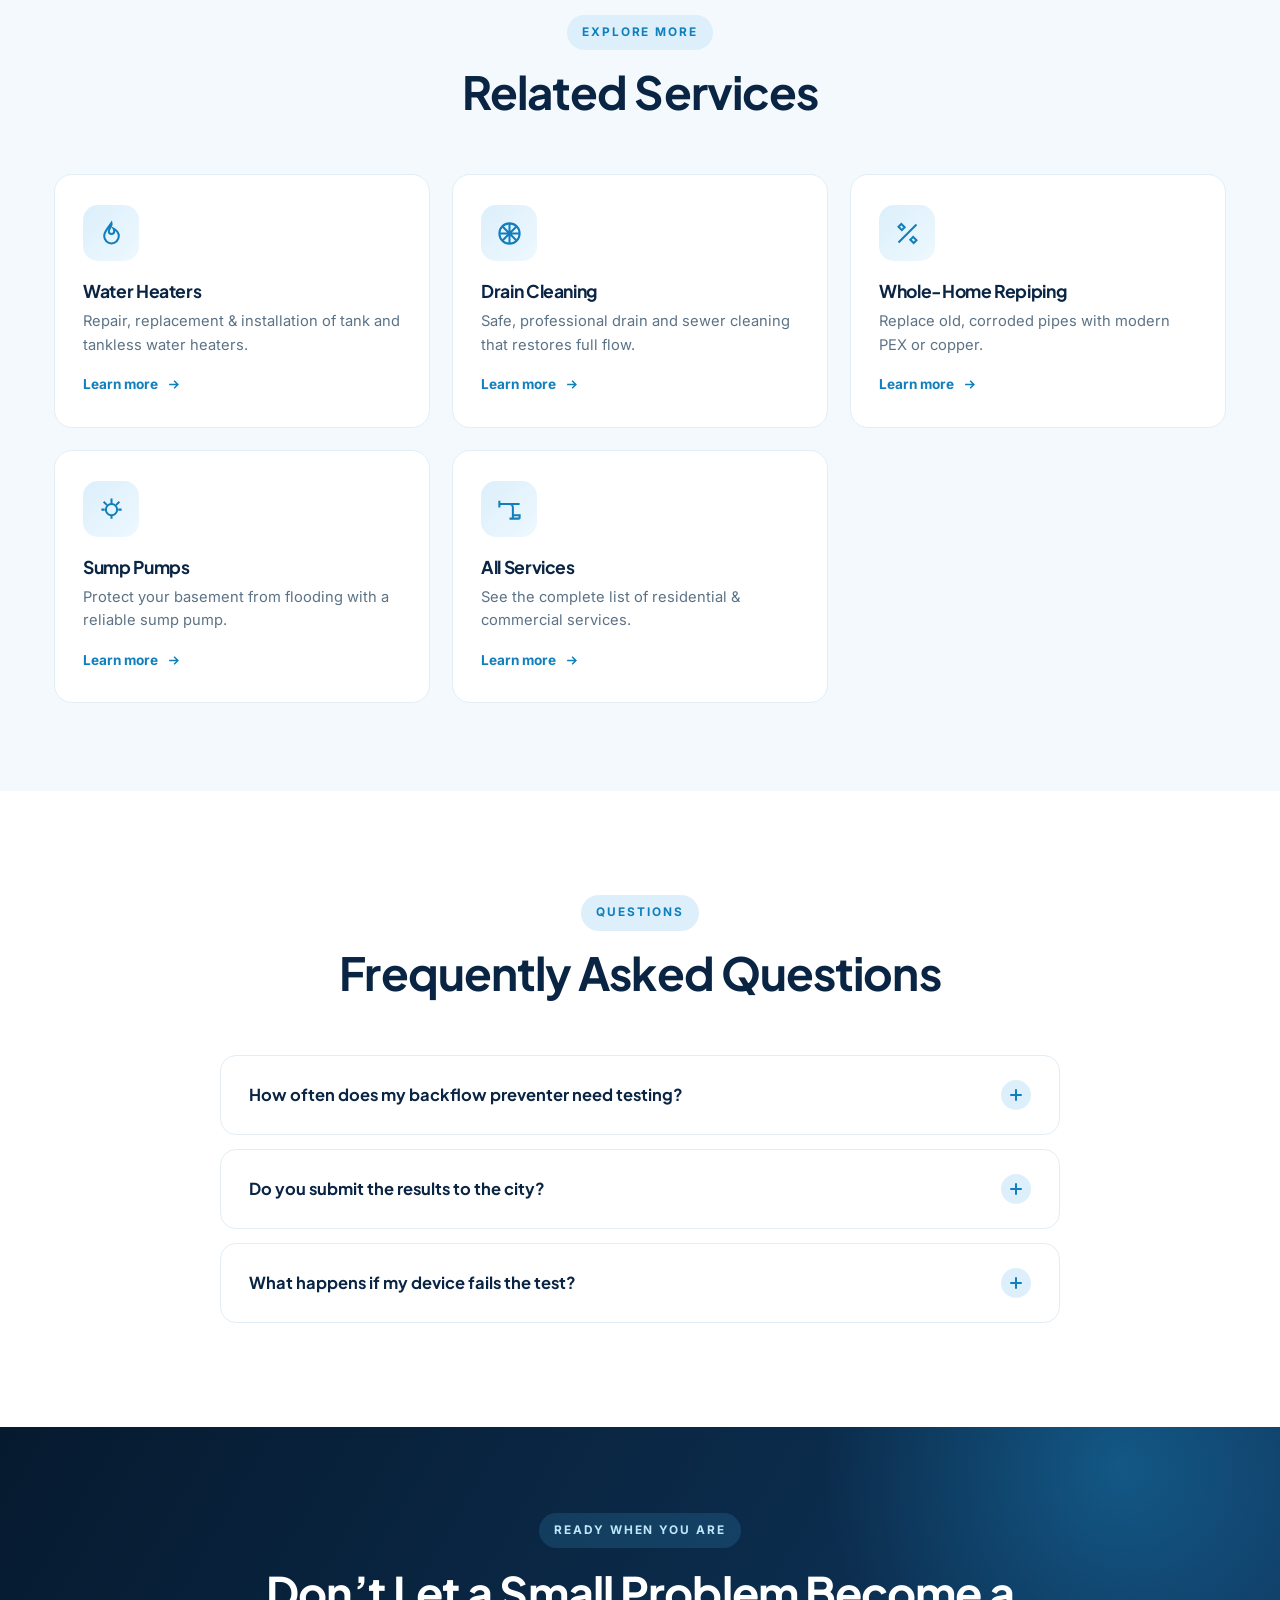
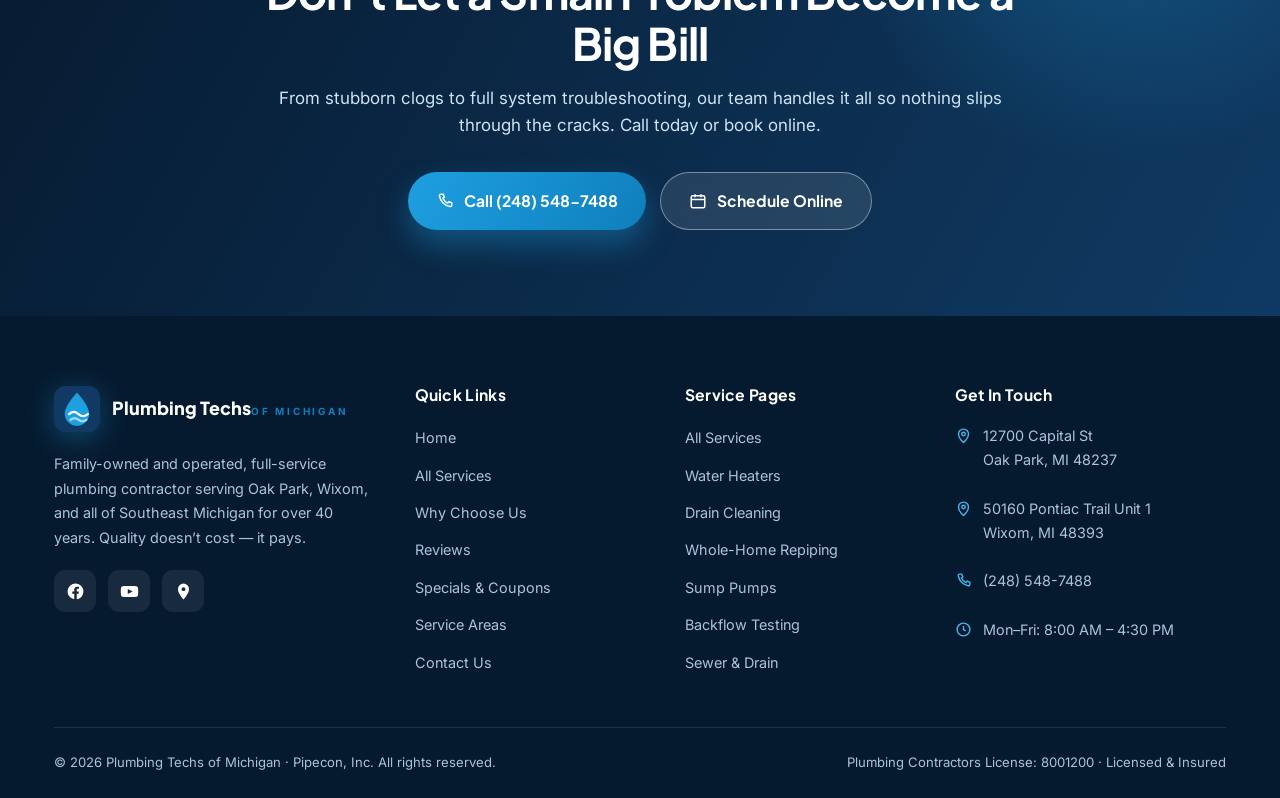
<file: backflow-testing.html>
<!DOCTYPE html>
<html lang="en">
<head>
<meta charset="UTF-8">
<script>document.documentElement.className+=' js';</script>
<meta name="viewport" content="width=device-width, initial-scale=1.0">
<title>Backflow Testing &amp; Certification | Oak Park &amp; Wixom, MI</title>
<meta name="description" content="Backflow testing, certification, and repair in Oak Park, Wixom & Metro Detroit. Certified technicians handle municipal paperwork. $25 off. Call (248) 548-7488.">
<link rel="preconnect" href="https://fonts.googleapis.com">
<link rel="preconnect" href="https://fonts.gstatic.com" crossorigin>
<link href="https://fonts.googleapis.com/css2?family=Plus+Jakarta+Sans:wght@400;500;600;700;800&family=Inter:wght@400;500;600;700&display=swap" rel="stylesheet">
<link rel="stylesheet" href="styles.css">
</head>
<body>
<svg width="0" height="0" style="position:absolute" aria-hidden="true">
  <symbol id="i-droplet" viewBox="0 0 24 24"><path d="M12 2.5s6.5 7.2 6.5 11.5a6.5 6.5 0 0 1-13 0C5.5 9.7 12 2.5 12 2.5Z"/></symbol>
  <symbol id="i-flame" viewBox="0 0 24 24"><path d="M12 2.5c1.2 3.4-2.4 4.6-2.4 7.6a2.4 2.4 0 0 0 4.8 0c0-.9-.2-1.6-.6-2.4 2.6 1.4 4.7 3.6 4.7 6.6a6.5 6.5 0 0 1-13 0c0-4.6 3.4-7 6.5-11.8Z"/></symbol>
  <symbol id="i-wrench" viewBox="0 0 24 24"><path d="M15.5 3a5.5 5.5 0 0 0-5 7.7L3 18.2V21h2.8l7.5-7.5A5.5 5.5 0 1 0 15.5 3Zm0 3a2.5 2.5 0 1 1 0 5 2.5 2.5 0 0 1 0-5Z"/></symbol>
  <symbol id="i-drain" viewBox="0 0 24 24"><circle cx="12" cy="12" r="9"/><path d="M12 3v18M3 12h18M5.6 5.6l12.8 12.8M18.4 5.6 5.6 18.4"/></symbol>
  <symbol id="i-pipe" viewBox="0 0 24 24"><path d="M3 8h9a3 3 0 0 1 3 3v10M3 5v6M21 8h-9M15 18h6v3M12 21h9"/></symbol>
  <symbol id="i-shield" viewBox="0 0 24 24"><path d="M12 2.5 20 6v6c0 4.6-3.3 8-8 9.5C7.3 20 4 16.6 4 12V6Z"/><path d="M9 12l2 2 4-4"/></symbol>
  <symbol id="i-star" viewBox="0 0 24 24"><path d="m12 2.8 2.9 5.9 6.5.9-4.7 4.6 1.1 6.5-5.8-3-5.8 3 1.1-6.5L2.6 9.6l6.5-.9Z"/></symbol>
  <symbol id="i-clock" viewBox="0 0 24 24"><circle cx="12" cy="12" r="9"/><path d="M12 7v5l3 2"/></symbol>
  <symbol id="i-phone" viewBox="0 0 24 24"><path d="M6.6 3h3l1.5 4-2 1.4a13 13 0 0 0 6.5 6.5l1.4-2 4 1.5v3a2 2 0 0 1-2.2 2A17 17 0 0 1 4.6 5.2 2 2 0 0 1 6.6 3Z"/></symbol>
  <symbol id="i-pin" viewBox="0 0 24 24"><path d="M12 22s7-6.2 7-12a7 7 0 1 0-14 0c0 5.8 7 12 7 12Z"/><circle cx="12" cy="10" r="2.5"/></symbol>
  <symbol id="i-check" viewBox="0 0 24 24"><path d="M4 12.5 9 17.5 20 6.5"/></symbol>
  <symbol id="i-dollar" viewBox="0 0 24 24"><circle cx="12" cy="12" r="9"/><path d="M12 6.5v11M14.8 9c-.5-1-1.6-1.5-2.8-1.5-1.5 0-2.7.8-2.7 2s1 1.8 2.7 2.2c1.9.4 3 1 3 2.3s-1.4 2-3 2c-1.3 0-2.5-.5-3-1.6"/></symbol>
  <symbol id="i-camera" viewBox="0 0 24 24"><path d="M3 8h3l1.5-2h9L18 8h3v11H3Z"/><circle cx="12" cy="13" r="3.2"/></symbol>
  <symbol id="i-home" viewBox="0 0 24 24"><path d="M3 11 12 3l9 8"/><path d="M5 10v10h14V10"/></symbol>
  <symbol id="i-building" viewBox="0 0 24 24"><path d="M4 21V4h10v17M14 9h6v12M7 8h4M7 12h4M7 16h4M17 13h1M17 17h1"/></symbol>
  <symbol id="i-faucet" viewBox="0 0 24 24"><path d="M3 12h7M7 12V8a2 2 0 0 1 2-2h6a3 3 0 0 1 3 3v1M15 6h3M10 12v3a4 4 0 0 0 4 4"/></symbol>
  <symbol id="i-pump" viewBox="0 0 24 24"><circle cx="12" cy="13" r="5"/><path d="M12 3v5M5 6l3 3M19 6l-3 3M12 18v3M6 13H3M21 13h-3"/></symbol>
  <symbol id="i-truck" viewBox="0 0 24 24"><path d="M2 7h11v9H2zM13 10h4l3 3v3h-7z"/><circle cx="6.5" cy="18" r="1.8"/><circle cx="17" cy="18" r="1.8"/></symbol>
  <symbol id="i-users" viewBox="0 0 24 24"><circle cx="9" cy="8" r="3.2"/><path d="M3 20a6 6 0 0 1 12 0M16 5.2a3.2 3.2 0 0 1 0 6.1M18 20a6 6 0 0 0-2-4.5"/></symbol>
  <symbol id="i-bolt" viewBox="0 0 24 24"><path d="M13 2 4 14h6l-1 8 9-12h-6z"/></symbol>
  <symbol id="i-gauge" viewBox="0 0 24 24"><path d="M4 18a8 8 0 1 1 16 0"/><path d="M12 18l4-6"/></symbol>
  <symbol id="i-tools" viewBox="0 0 24 24"><path d="M4 20 20 4M6.5 3.5 4 6l3 3 2.5-2.5zM17.5 20.5 20 18l-3-3-2.5 2.5z"/></symbol>
  <symbol id="i-arrow" viewBox="0 0 24 24"><path d="M5 12h14M13 6l6 6-6 6"/></symbol>
  <symbol id="i-up" viewBox="0 0 24 24"><path d="M12 19V5M6 11l6-6 6 6"/></symbol>
  <symbol id="i-cal" viewBox="0 0 24 24"><rect x="3" y="5" width="18" height="16" rx="2"/><path d="M3 10h18M8 3v4M16 3v4"/></symbol>
</svg>
<div id="site">
<div class="topbar">
  <div class="wrap">
    <div class="tb-left">
      <span class="tb-item"><svg><use href="#i-pin"/></svg> Oak Park &amp; Wixom, MI</span>
      <span class="tb-item"><svg><use href="#i-clock"/></svg> Mon&ndash;Fri 8:00 AM &ndash; 4:30 PM</span>
      <span class="tb-item"><svg><use href="#i-shield"/></svg> Licensed &amp; Insured</span>
    </div>
    <span class="tb-rating"><b>&#9733;</b> 4.9 Google Rating &middot; 767 Reviews</span>
  </div>
</div>
<header class="site" id="header">
  <div class="wrap">
    <nav class="nav">
      <a href="index.html" class="brand" aria-label="Plumbing Techs of Michigan home">
        <svg class="mark" viewBox="0 0 64 64" aria-hidden="true">
          <rect width="64" height="64" rx="16" fill="#0a2544"/>
          <path d="M32 9C32 9 15 27 15 38.5a17 17 0 0 0 34 0C49 27 32 9 32 9Z" fill="#1e9fe0"/>
          <path d="M21 39c5-4 8-4 13 0s8 4 13 0" fill="none" stroke="#fff" stroke-width="3.2" stroke-linecap="round"/>
          <path d="M23 47c4-3 7-3 11 0s7 3 11 0" fill="none" stroke="#fff" stroke-width="3.2" stroke-linecap="round" opacity=".6"/>
        </svg>
        <span><span class="bname">Plumbing Techs</span><span class="btag">of Michigan</span></span>
      </a>
      <div class="menu" id="menu">
        <a href="index.html">Home</a>
        <div class="has-drop">
          <a href="services.html" class="active">Services</a>
          <div class="drop">
            <span class="head">Service Pages</span>
            <a href="services.html">All Services</a>
            <a href="water-heaters.html">Water Heaters</a>
            <a href="drain-cleaning.html">Drain Cleaning</a>
            <a href="repiping.html">Repiping</a>
            <a href="sump-pumps.html">Sump Pumps</a>
            <a href="backflow-testing.html" class="active">Backflow Testing</a>
          </div>
        </div>
        <a href="index.html#why">Why Us</a>
        <a href="reviews.html">Reviews</a>
        <a href="index.html#specials">Specials</a>
        <a href="contact.html">Contact</a>
      </div>
      <div class="nav-cta">
        <a class="nav-phone" href="tel:+12485487488">
          <span class="ic"><svg><use href="#i-phone"/></svg></span>
          <span><small>Call Today</small>(248) 548-7488</span>
        </a>
        <a class="btn btn-primary" href="contact.html">Book Service</a>
        <button class="burger" id="burger" aria-label="Toggle menu"><i></i><i></i><i></i></button>
      </div>
    </nav>
  </div>
</header>
<section class="page-hero">
  <div class="wrap">
    <div class="crumbs reveal"><a href="index.html">Home</a><span class="sep">/</span><a href="services.html">Services</a><span class="sep">/</span><span class="cur">Backflow Testing</span></div>
    <span class="eyebrow on-dark reveal" style="margin-top:18px">Backflow Testing</span>
    <h1 class="reveal">Backflow Testing, Certification &amp; Repair</h1>
    <p class="reveal">Many municipalities require annual backflow testing &mdash; and require you to submit the results. We handle the testing, the repair, and the paperwork so you stay compliant.</p>
    <div class="hero-cta reveal">
      <a class="btn btn-primary" href="contact.html"><svg><use href="#i-cal"/></svg> Book an Appointment</a>
      <a class="btn btn-ghost" href="tel:+12485487488"><svg><use href="#i-phone"/></svg> (248) 548-7488</a>
    </div>
  </div>
</section>
<section class="section">
  <div class="wrap">
    <div class="detail-grid">
      <div class="prose reveal">
        <p class="lead-in">Backflow prevention protects your drinking water from contamination. If your home or business has a sprinkler system, boiler, irrigation line, or commercial equipment, you likely have a backflow preventer &mdash; and it needs to be tested on schedule.</p>
        <img src="backflow.png" alt="Plumber testing a backflow preventer with gauges">
        <h2>What Is Backflow &mdash; and Why It Matters</h2>
        <p>Backflow is the unwanted reversal of water flow in a plumbing system. Under certain pressure conditions, water that has already been used &mdash; from irrigation, fire sprinklers, or process equipment &mdash; can be pulled back into the clean supply. A backflow preventer stops that from happening. Annual testing confirms the device is doing its job.</p>

        <h2>Who Needs Annual Backflow Testing</h2>
        <ul class="bullets">
          <li><span class="tick"><svg><use href="#i-check"/></svg></span> Commercial and industrial properties</li>
          <li><span class="tick"><svg><use href="#i-check"/></svg></span> Buildings with fire sprinkler systems</li>
          <li><span class="tick"><svg><use href="#i-check"/></svg></span> Homes and businesses with irrigation or sprinkler systems</li>
          <li><span class="tick"><svg><use href="#i-check"/></svg></span> Properties with boilers, pools, or chemical feed equipment</li>
          <li><span class="tick"><svg><use href="#i-check"/></svg></span> Multi-unit and hospitality buildings</li>
        </ul>

        <h2>The Testing Process</h2>
        <div class="steps">
          <div class="step"><div class="n"></div><div><h4>Schedule &amp; locate</h4><p>We find your assembly, confirm the device type, and book a time that fits your operation.</p></div></div>
          <div class="step"><div class="n"></div><div><h4>Test</h4><p>A certified technician tests the assembly with calibrated gauges and records the readings.</p></div></div>
          <div class="step"><div class="n"></div><div><h4>Document</h4><p>We complete the test report and submit the results to your municipality.</p></div></div>
          <div class="step"><div class="n"></div><div><h4>Repair if needed</h4><p>If the device fails, we repair or replace it and retest &mdash; all in one visit whenever possible.</p></div></div>
        </div>

        <h2>Repair &amp; Certification</h2>
        <p>A failed test doesn&rsquo;t have to mean a violation. Common failures come from worn rubber components, debris, or freeze damage &mdash; all repairable. We carry common replacement parts so most assemblies can be brought back into compliance the same day.</p>

        <h2>Why Choose Plumbing Techs</h2>
        <ul class="bullets">
          <li><span class="tick"><svg><use href="#i-check"/></svg></span> Licensed, insured, and certified technicians</li>
          <li><span class="tick"><svg><use href="#i-check"/></svg></span> We handle municipal paperwork and deadlines for you</li>
          <li><span class="tick"><svg><use href="#i-check"/></svg></span> Residential, commercial, and multi-unit experience</li>
          <li><span class="tick"><svg><use href="#i-check"/></svg></span> 40+ years serving Oakland and Macomb County</li>
        </ul>
        <div class="page-nav">
          <a href="sump-pumps.html"><span>&larr; Previous</span><b>Sump Pumps</b></a>
          <a class="next" href="services.html"><span>Next &rarr;</span><b>All Services</b></a>
        </div>
      </div>
      <aside>
  <div class="side-card side-cta reveal">
    <h3>Need a Plumber Today?</h3>
    <p>Family-owned, licensed &amp; insured. Free, no-obligation estimates and a 2-year labor warranty on every job.</p>
    <a class="btn btn-primary" href="tel:+12485487488"><svg><use href="#i-phone"/></svg> (248) 548-7488</a>
    <a class="btn btn-ghost" href="contact.html"><svg><use href="#i-cal"/></svg> Book Online</a>
  </div>
  <div class="side-card sticky reveal">
    <h3>Service Pages</h3>
    <ul class="side-links">
      <li><a href="services.html">All Services <svg class="arw"><use href="#i-arrow"/></svg></a></li>
      <li><a href="water-heaters.html">Water Heaters <svg class="arw"><use href="#i-arrow"/></svg></a></li>
      <li><a href="drain-cleaning.html">Drain Cleaning <svg class="arw"><use href="#i-arrow"/></svg></a></li>
      <li><a href="repiping.html">Repiping <svg class="arw"><use href="#i-arrow"/></svg></a></li>
      <li><a href="sump-pumps.html">Sump Pumps <svg class="arw"><use href="#i-arrow"/></svg></a></li>
      <li><a href="backflow-testing.html" class="active">Backflow Testing <svg class="arw"><use href="#i-arrow"/></svg></a></li>
    </ul>
  </div>
  <div class="side-card reveal">
    <h3>Oak Park Office</h3>
    <ul class="side-hours">
      <li><span>Mon &ndash; Fri</span><b>8:00 AM &ndash; 4:30 PM</b></li>
      <li><span>Saturday</span><b>Closed</b></li>
      <li><span>Sunday</span><b>Closed</b></li>
    </ul>
    <p style="font-size:.88rem;color:var(--muted);margin-top:16px">12700 Capital St, Oak Park, MI 48237</p>
  </div>
  <div class="side-card reveal" style="border-top:5px solid var(--blue-500)">
    <div style="font-family:'Plus Jakarta Sans',sans-serif;font-weight:800;font-size:2.1rem;color:var(--navy-800);line-height:1">$25 <span style="font-size:.9rem;color:var(--blue-600)">OFF</span></div>
    <h3 style="margin:10px 0 8px">Backflow Testing &amp; Certification</h3>
    <p style="font-size:.86rem;color:var(--muted);margin-bottom:16px">Cannot be combined with other offers. Not valid for trip charge or diagnostic fee. One-time use per home.</p>
    <a class="btn btn-primary" href="tel:+12485487488" style="width:100%">Redeem Offer</a>
  </div>
</aside>
    </div>
  </div>
</section>
<section class="section tint related">
  <div class="wrap">
    <div class="section-head reveal">
      <span class="eyebrow">Explore More</span>
      <h2>Related Services</h2>
    </div>
    <div class="svc-grid">
      <a class="svc reveal" href="water-heaters.html">
        <div class="ic"><svg><use href="#i-flame"/></svg></div>
        <h3>Water Heaters</h3>
        <p>Repair, replacement &amp; installation of tank and tankless water heaters.</p>
        <span class="more">Learn more <svg><use href="#i-arrow"/></svg></span>
      </a>
      <a class="svc reveal" href="drain-cleaning.html">
        <div class="ic"><svg><use href="#i-drain"/></svg></div>
        <h3>Drain Cleaning</h3>
        <p>Safe, professional drain and sewer cleaning that restores full flow.</p>
        <span class="more">Learn more <svg><use href="#i-arrow"/></svg></span>
      </a>
      <a class="svc reveal" href="repiping.html">
        <div class="ic"><svg><use href="#i-tools"/></svg></div>
        <h3>Whole-Home Repiping</h3>
        <p>Replace old, corroded pipes with modern PEX or copper.</p>
        <span class="more">Learn more <svg><use href="#i-arrow"/></svg></span>
      </a>
      <a class="svc reveal" href="sump-pumps.html">
        <div class="ic"><svg><use href="#i-pump"/></svg></div>
        <h3>Sump Pumps</h3>
        <p>Protect your basement from flooding with a reliable sump pump.</p>
        <span class="more">Learn more <svg><use href="#i-arrow"/></svg></span>
      </a>
      <a class="svc reveal" href="services.html">
        <div class="ic"><svg><use href="#i-pipe"/></svg></div>
        <h3>All Services</h3>
        <p>See the complete list of residential &amp; commercial services.</p>
        <span class="more">Learn more <svg><use href="#i-arrow"/></svg></span>
      </a>
    </div>
  </div>
</section>
<section class="section">
  <div class="wrap">
    <div class="section-head reveal">
      <span class="eyebrow">Questions</span>
      <h2>Frequently Asked Questions</h2>
    </div>
    <div class="faq">
      <div class="faq-item reveal">
        <button class="faq-q" type="button"><span>How often does my backflow preventer need testing?</span><span class="pm" style="position:relative"></span></button>
        <div class="faq-a"><p>Most municipalities require annual testing. Some commercial and high-hazard assemblies may require more frequent testing &mdash; we&rsquo;ll confirm your local requirement.</p></div>
      </div>
      <div class="faq-item reveal">
        <button class="faq-q" type="button"><span>Do you submit the results to the city?</span><span class="pm" style="position:relative"></span></button>
        <div class="faq-a"><p>Yes. We complete the test report and submit the results to your municipality so you stay in compliance.</p></div>
      </div>
      <div class="faq-item reveal">
        <button class="faq-q" type="button"><span>What happens if my device fails the test?</span><span class="pm" style="position:relative"></span></button>
        <div class="faq-a"><p>We&rsquo;ll explain what failed and repair or replace the assembly. We carry common parts so many devices can be corrected and retested the same day.</p></div>
      </div>
    </div>
  </div>
</section><section class="cta-band">
  <div class="wrap">
    <span class="eyebrow on-dark reveal">Ready When You Are</span>
    <h2 class="reveal" style="margin-top:18px">Don&rsquo;t Let a Small Problem Become a Big Bill</h2>
    <p class="reveal">From stubborn clogs to full system troubleshooting, our team handles it all so nothing slips through the cracks. Call today or book online.</p>
    <div class="btns reveal">
      <a class="btn btn-primary" href="tel:+12485487488"><svg><use href="#i-phone"/></svg> Call (248) 548-7488</a>
      <a class="btn btn-ghost" href="contact.html"><svg><use href="#i-cal"/></svg> Schedule Online</a>
    </div>
  </div>
</section>
<footer class="site">
  <div class="wrap">
    <div class="foot-grid">
      <div class="foot-brand">
        <a href="index.html" class="brand">
          <svg class="mark" viewBox="0 0 64 64" aria-hidden="true">
            <rect width="64" height="64" rx="16" fill="#103a63"/>
            <path d="M32 9C32 9 15 27 15 38.5a17 17 0 0 0 34 0C49 27 32 9 32 9Z" fill="#1e9fe0"/>
            <path d="M21 39c5-4 8-4 13 0s8 4 13 0" fill="none" stroke="#fff" stroke-width="3.2" stroke-linecap="round"/>
            <path d="M23 47c4-3 7-3 11 0s7 3 11 0" fill="none" stroke="#fff" stroke-width="3.2" stroke-linecap="round" opacity=".6"/>
          </svg>
          <span><span class="bname">Plumbing Techs</span><span class="btag">of Michigan</span></span>
        </a>
        <p>Family-owned and operated, full-service plumbing contractor serving Oak Park, Wixom, and all of Southeast Michigan for over 40 years. Quality doesn&rsquo;t cost &mdash; it pays.</p>
        <div class="foot-social">
          <a href="https://www.facebook.com/PlumbingTechs/" target="_blank" rel="noopener" aria-label="Facebook"><svg viewBox="0 0 24 24"><path d="M22 12a10 10 0 1 0-11.6 9.9v-7H7.9V12h2.5V9.8c0-2.5 1.5-3.9 3.8-3.9 1.1 0 2.2.2 2.2.2v2.4h-1.2c-1.2 0-1.6.8-1.6 1.6V12h2.7l-.4 2.9h-2.3v7A10 10 0 0 0 22 12Z"/></svg></a>
          <a href="https://www.youtube.com/channel/UCJ6lZF2xFOyuhiUlNZ8nlFQ/" target="_blank" rel="noopener" aria-label="YouTube"><svg viewBox="0 0 24 24"><path d="M23 12s0-3.3-.4-4.9a2.6 2.6 0 0 0-1.8-1.8C19.2 5 12 5 12 5s-7.2 0-8.8.3a2.6 2.6 0 0 0-1.8 1.8C1 8.7 1 12 1 12s0 3.3.4 4.9a2.6 2.6 0 0 0 1.8 1.8C4.8 19 12 19 12 19s7.2 0 8.8-.3a2.6 2.6 0 0 0 1.8-1.8C23 15.3 23 12 23 12ZM9.8 15.1V8.9l6.2 3.1Z"/></svg></a>
          <a href="https://www.google.com/maps?cid=15739237099503350613" target="_blank" rel="noopener" aria-label="Google Maps"><svg viewBox="0 0 24 24"><path d="M12 2a7 7 0 0 0-7 7c0 5.3 7 13 7 13s7-7.7 7-13a7 7 0 0 0-7-7Zm0 9.5A2.5 2.5 0 1 1 12 6.5a2.5 2.5 0 0 1 0 5Z"/></svg></a>
        </div>
      </div>
      <div>
        <h4>Quick Links</h4>
        <ul class="foot-links">
          <li><a href="index.html">Home</a></li>
          <li><a href="services.html">All Services</a></li>
          <li><a href="index.html#why">Why Choose Us</a></li>
          <li><a href="reviews.html">Reviews</a></li>
          <li><a href="index.html#specials">Specials &amp; Coupons</a></li>
          <li><a href="index.html#areas">Service Areas</a></li>
          <li><a href="contact.html">Contact Us</a></li>
        </ul>
      </div>
      <div>
        <h4>Service Pages</h4>
        <ul class="foot-links">
          <li><a href="services.html">All Services</a></li>
          <li><a href="water-heaters.html">Water Heaters</a></li>
          <li><a href="drain-cleaning.html">Drain Cleaning</a></li>
          <li><a href="repiping.html">Whole-Home Repiping</a></li>
          <li><a href="sump-pumps.html">Sump Pumps</a></li>
          <li><a href="backflow-testing.html">Backflow Testing</a></li>
          <li><a href="services.html#sewer">Sewer &amp; Drain</a></li>
        </ul>
      </div>
      <div>
        <h4>Get In Touch</h4>
        <ul class="foot-links foot-contact" style="list-style:none">
          <li><svg><use href="#i-pin"/></svg><span>12700 Capital St<br>Oak Park, MI 48237</span></li>
          <li><svg><use href="#i-pin"/></svg><span>50160 Pontiac Trail Unit 1<br>Wixom, MI 48393</span></li>
          <li><svg><use href="#i-phone"/></svg><a href="tel:+12485487488">(248) 548-7488</a></li>
          <li><svg><use href="#i-clock"/></svg><span>Mon&ndash;Fri: 8:00 AM &ndash; 4:30 PM</span></li>
        </ul>
      </div>
    </div>
    <div class="foot-bottom">
      <span>&copy; <span id="year"></span> Plumbing Techs of Michigan &middot; Pipecon, Inc. All rights reserved.</span>
      <span>Plumbing Contractors License: 8001200 &middot; Licensed &amp; Insured</span>
    </div>
  </div>
</footer>
<a class="float-call" href="tel:+12485487488"><svg><use href="#i-phone"/></svg><span>Call Now</span></a>
<button class="top-btn" id="topBtn" aria-label="Back to top"><svg><use href="#i-up"/></svg></button>
</div>
<script src="site.js"></script>
</body>
</html>
</file>
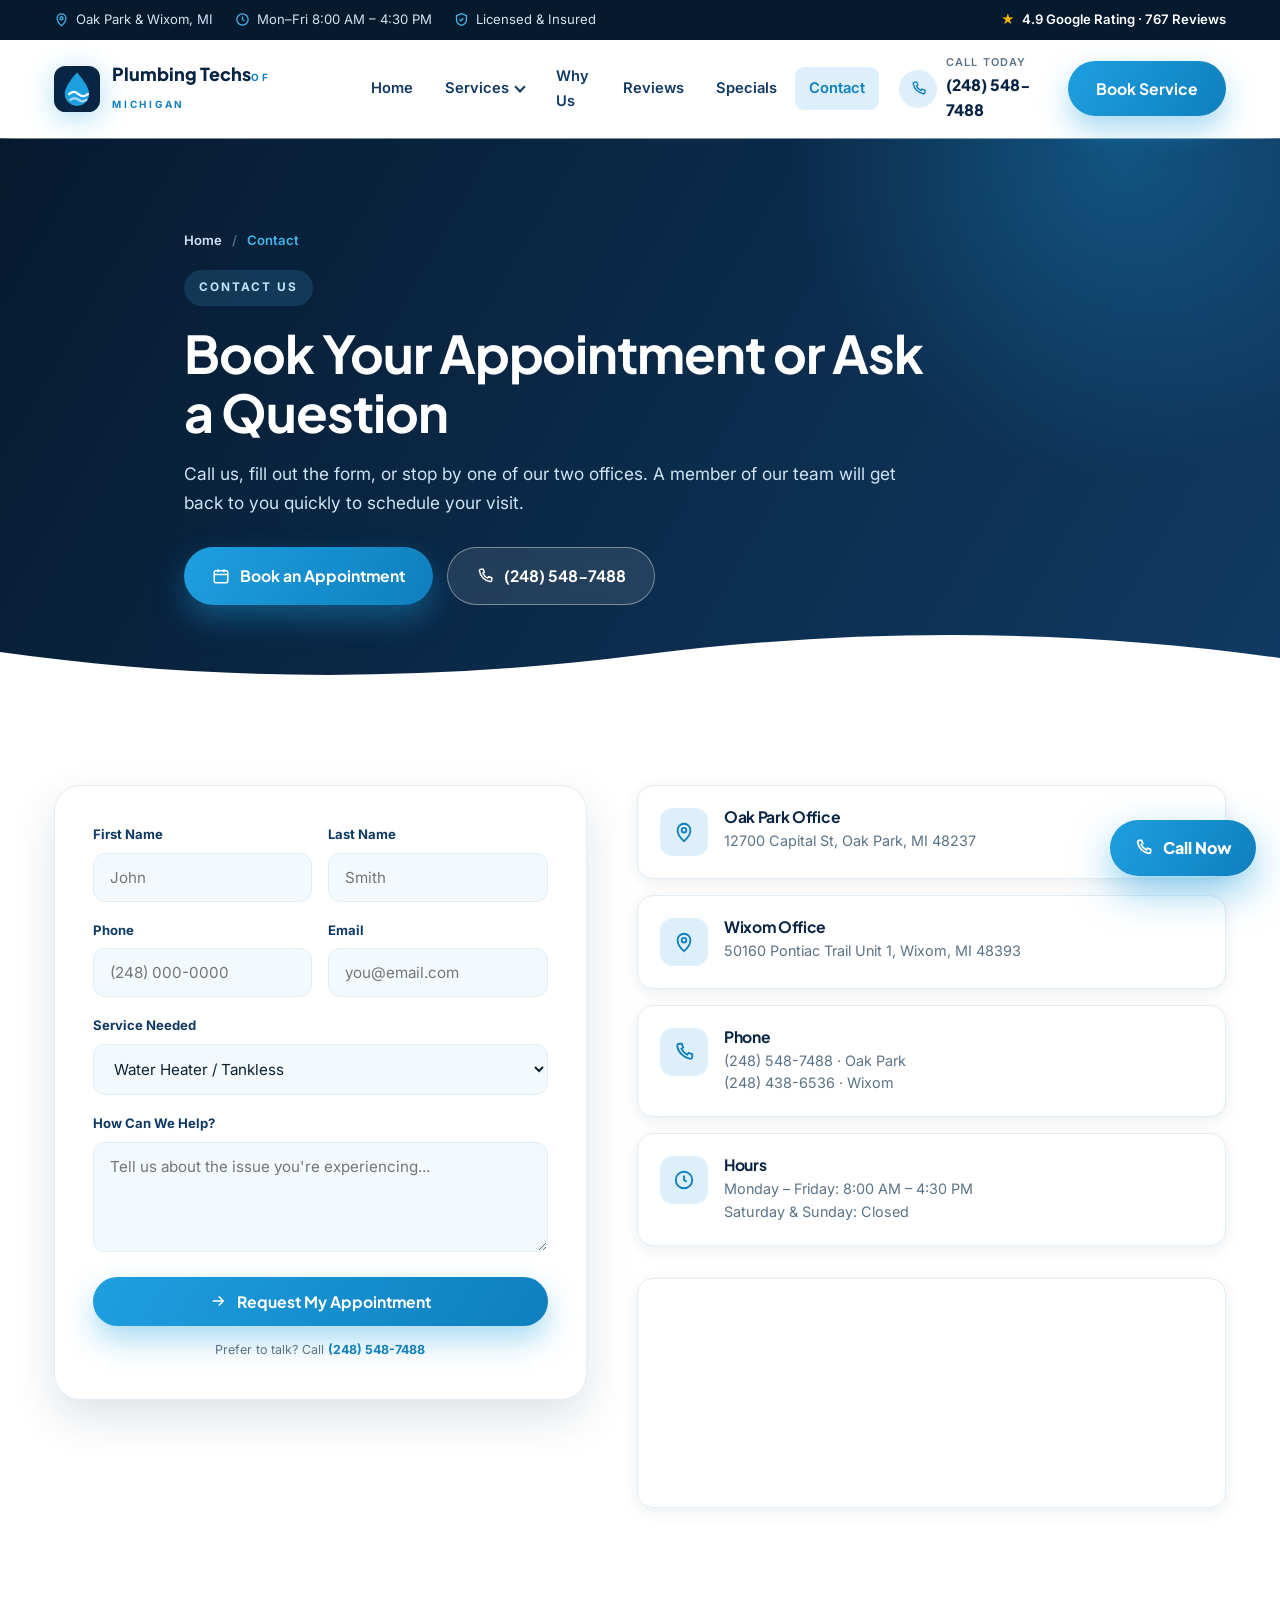
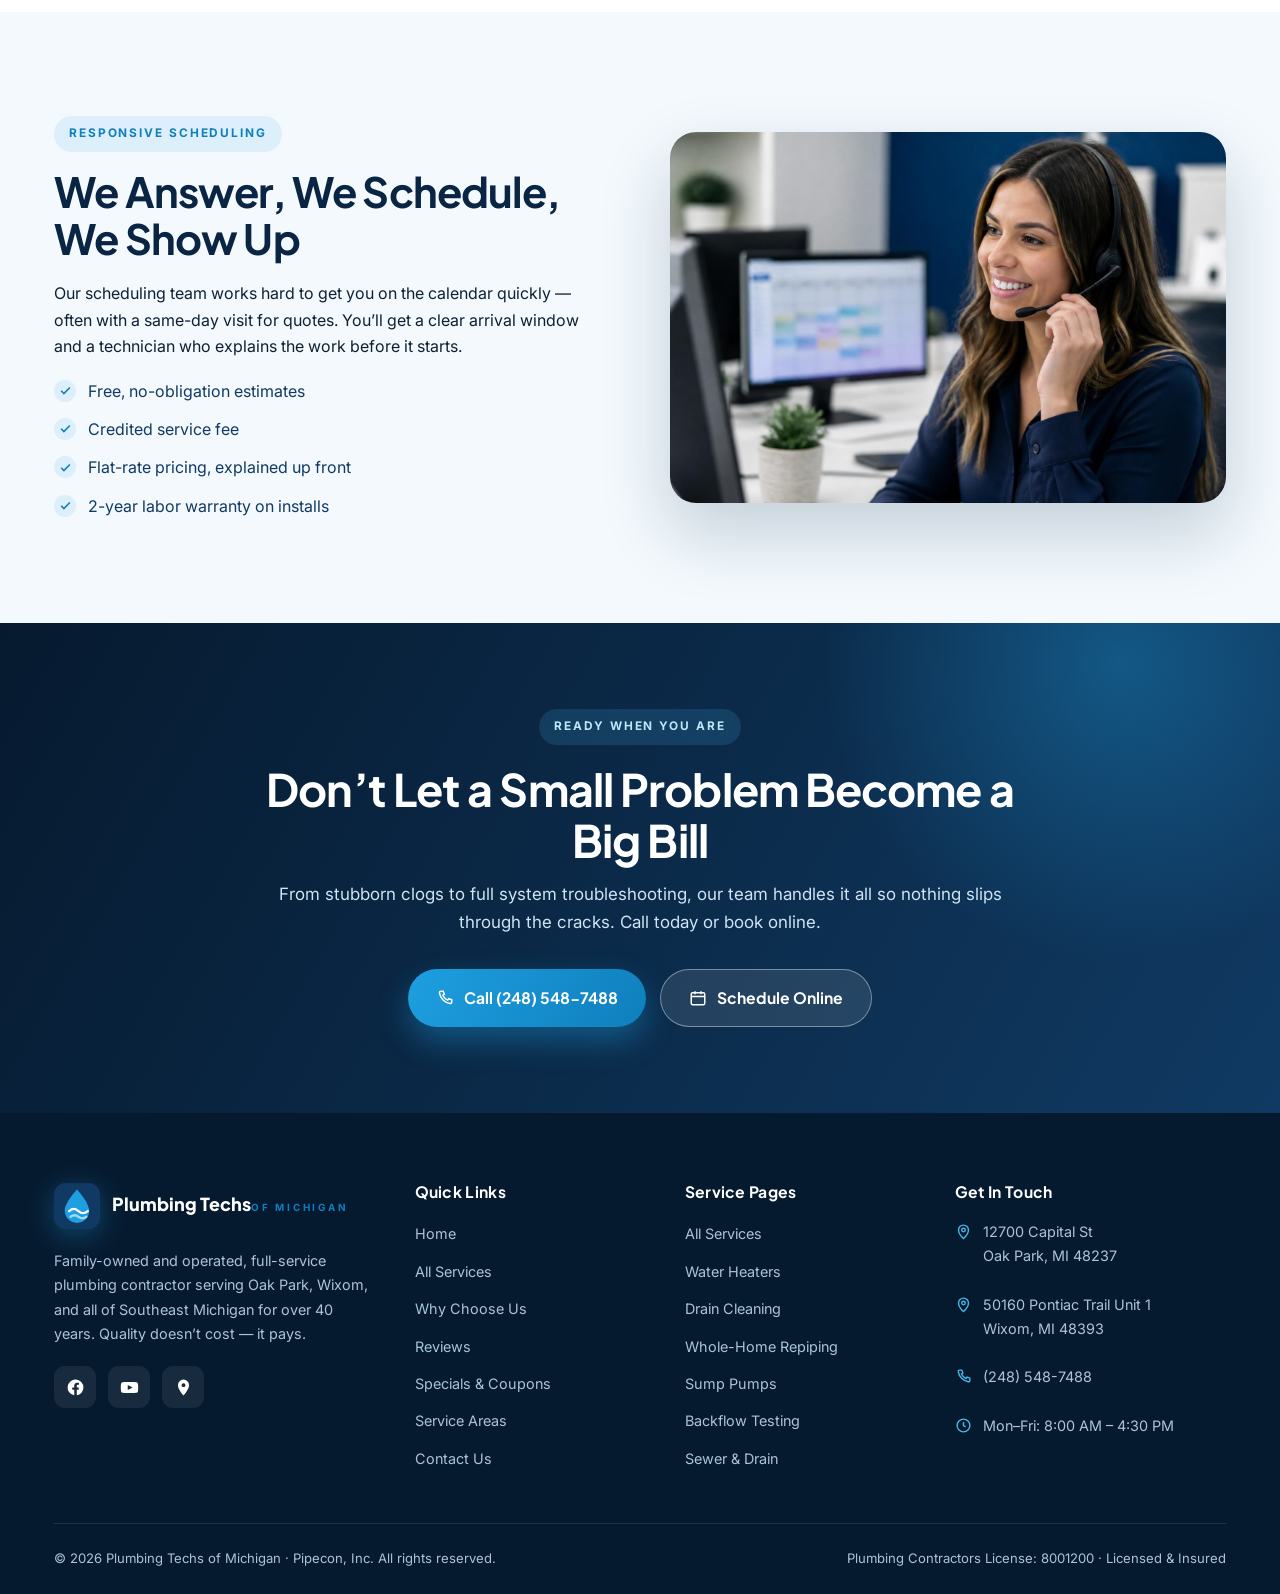
<file: contact.html>
<!DOCTYPE html>
<html lang="en">
<head>
<meta charset="UTF-8">
<script>document.documentElement.className+=' js';</script>
<meta name="viewport" content="width=device-width, initial-scale=1.0">
<title>Contact Us | Plumbing Techs of Michigan</title>
<meta name="description" content="Contact Plumbing Techs of Michigan. Oak Park (248) 548-7488 and Wixom (248) 438-6536. Book online or request a free estimate in Metro Detroit.">
<link rel="preconnect" href="https://fonts.googleapis.com">
<link rel="preconnect" href="https://fonts.gstatic.com" crossorigin>
<link href="https://fonts.googleapis.com/css2?family=Plus+Jakarta+Sans:wght@400;500;600;700;800&family=Inter:wght@400;500;600;700&display=swap" rel="stylesheet">
<link rel="stylesheet" href="styles.css">
</head>
<body>
<svg width="0" height="0" style="position:absolute" aria-hidden="true">
  <symbol id="i-droplet" viewBox="0 0 24 24"><path d="M12 2.5s6.5 7.2 6.5 11.5a6.5 6.5 0 0 1-13 0C5.5 9.7 12 2.5 12 2.5Z"/></symbol>
  <symbol id="i-flame" viewBox="0 0 24 24"><path d="M12 2.5c1.2 3.4-2.4 4.6-2.4 7.6a2.4 2.4 0 0 0 4.8 0c0-.9-.2-1.6-.6-2.4 2.6 1.4 4.7 3.6 4.7 6.6a6.5 6.5 0 0 1-13 0c0-4.6 3.4-7 6.5-11.8Z"/></symbol>
  <symbol id="i-wrench" viewBox="0 0 24 24"><path d="M15.5 3a5.5 5.5 0 0 0-5 7.7L3 18.2V21h2.8l7.5-7.5A5.5 5.5 0 1 0 15.5 3Zm0 3a2.5 2.5 0 1 1 0 5 2.5 2.5 0 0 1 0-5Z"/></symbol>
  <symbol id="i-drain" viewBox="0 0 24 24"><circle cx="12" cy="12" r="9"/><path d="M12 3v18M3 12h18M5.6 5.6l12.8 12.8M18.4 5.6 5.6 18.4"/></symbol>
  <symbol id="i-pipe" viewBox="0 0 24 24"><path d="M3 8h9a3 3 0 0 1 3 3v10M3 5v6M21 8h-9M15 18h6v3M12 21h9"/></symbol>
  <symbol id="i-shield" viewBox="0 0 24 24"><path d="M12 2.5 20 6v6c0 4.6-3.3 8-8 9.5C7.3 20 4 16.6 4 12V6Z"/><path d="M9 12l2 2 4-4"/></symbol>
  <symbol id="i-star" viewBox="0 0 24 24"><path d="m12 2.8 2.9 5.9 6.5.9-4.7 4.6 1.1 6.5-5.8-3-5.8 3 1.1-6.5L2.6 9.6l6.5-.9Z"/></symbol>
  <symbol id="i-clock" viewBox="0 0 24 24"><circle cx="12" cy="12" r="9"/><path d="M12 7v5l3 2"/></symbol>
  <symbol id="i-phone" viewBox="0 0 24 24"><path d="M6.6 3h3l1.5 4-2 1.4a13 13 0 0 0 6.5 6.5l1.4-2 4 1.5v3a2 2 0 0 1-2.2 2A17 17 0 0 1 4.6 5.2 2 2 0 0 1 6.6 3Z"/></symbol>
  <symbol id="i-pin" viewBox="0 0 24 24"><path d="M12 22s7-6.2 7-12a7 7 0 1 0-14 0c0 5.8 7 12 7 12Z"/><circle cx="12" cy="10" r="2.5"/></symbol>
  <symbol id="i-check" viewBox="0 0 24 24"><path d="M4 12.5 9 17.5 20 6.5"/></symbol>
  <symbol id="i-dollar" viewBox="0 0 24 24"><circle cx="12" cy="12" r="9"/><path d="M12 6.5v11M14.8 9c-.5-1-1.6-1.5-2.8-1.5-1.5 0-2.7.8-2.7 2s1 1.8 2.7 2.2c1.9.4 3 1 3 2.3s-1.4 2-3 2c-1.3 0-2.5-.5-3-1.6"/></symbol>
  <symbol id="i-camera" viewBox="0 0 24 24"><path d="M3 8h3l1.5-2h9L18 8h3v11H3Z"/><circle cx="12" cy="13" r="3.2"/></symbol>
  <symbol id="i-home" viewBox="0 0 24 24"><path d="M3 11 12 3l9 8"/><path d="M5 10v10h14V10"/></symbol>
  <symbol id="i-building" viewBox="0 0 24 24"><path d="M4 21V4h10v17M14 9h6v12M7 8h4M7 12h4M7 16h4M17 13h1M17 17h1"/></symbol>
  <symbol id="i-faucet" viewBox="0 0 24 24"><path d="M3 12h7M7 12V8a2 2 0 0 1 2-2h6a3 3 0 0 1 3 3v1M15 6h3M10 12v3a4 4 0 0 0 4 4"/></symbol>
  <symbol id="i-pump" viewBox="0 0 24 24"><circle cx="12" cy="13" r="5"/><path d="M12 3v5M5 6l3 3M19 6l-3 3M12 18v3M6 13H3M21 13h-3"/></symbol>
  <symbol id="i-truck" viewBox="0 0 24 24"><path d="M2 7h11v9H2zM13 10h4l3 3v3h-7z"/><circle cx="6.5" cy="18" r="1.8"/><circle cx="17" cy="18" r="1.8"/></symbol>
  <symbol id="i-users" viewBox="0 0 24 24"><circle cx="9" cy="8" r="3.2"/><path d="M3 20a6 6 0 0 1 12 0M16 5.2a3.2 3.2 0 0 1 0 6.1M18 20a6 6 0 0 0-2-4.5"/></symbol>
  <symbol id="i-bolt" viewBox="0 0 24 24"><path d="M13 2 4 14h6l-1 8 9-12h-6z"/></symbol>
  <symbol id="i-gauge" viewBox="0 0 24 24"><path d="M4 18a8 8 0 1 1 16 0"/><path d="M12 18l4-6"/></symbol>
  <symbol id="i-tools" viewBox="0 0 24 24"><path d="M4 20 20 4M6.5 3.5 4 6l3 3 2.5-2.5zM17.5 20.5 20 18l-3-3-2.5 2.5z"/></symbol>
  <symbol id="i-arrow" viewBox="0 0 24 24"><path d="M5 12h14M13 6l6 6-6 6"/></symbol>
  <symbol id="i-up" viewBox="0 0 24 24"><path d="M12 19V5M6 11l6-6 6 6"/></symbol>
  <symbol id="i-cal" viewBox="0 0 24 24"><rect x="3" y="5" width="18" height="16" rx="2"/><path d="M3 10h18M8 3v4M16 3v4"/></symbol>
</svg>
<div id="site">
<div class="topbar">
  <div class="wrap">
    <div class="tb-left">
      <span class="tb-item"><svg><use href="#i-pin"/></svg> Oak Park &amp; Wixom, MI</span>
      <span class="tb-item"><svg><use href="#i-clock"/></svg> Mon&ndash;Fri 8:00 AM &ndash; 4:30 PM</span>
      <span class="tb-item"><svg><use href="#i-shield"/></svg> Licensed &amp; Insured</span>
    </div>
    <span class="tb-rating"><b>&#9733;</b> 4.9 Google Rating &middot; 767 Reviews</span>
  </div>
</div>
<header class="site" id="header">
  <div class="wrap">
    <nav class="nav">
      <a href="index.html" class="brand" aria-label="Plumbing Techs of Michigan home">
        <svg class="mark" viewBox="0 0 64 64" aria-hidden="true">
          <rect width="64" height="64" rx="16" fill="#0a2544"/>
          <path d="M32 9C32 9 15 27 15 38.5a17 17 0 0 0 34 0C49 27 32 9 32 9Z" fill="#1e9fe0"/>
          <path d="M21 39c5-4 8-4 13 0s8 4 13 0" fill="none" stroke="#fff" stroke-width="3.2" stroke-linecap="round"/>
          <path d="M23 47c4-3 7-3 11 0s7 3 11 0" fill="none" stroke="#fff" stroke-width="3.2" stroke-linecap="round" opacity=".6"/>
        </svg>
        <span><span class="bname">Plumbing Techs</span><span class="btag">of Michigan</span></span>
      </a>
      <div class="menu" id="menu">
        <a href="index.html">Home</a>
        <div class="has-drop">
          <a href="services.html">Services</a>
          <div class="drop">
            <span class="head">Service Pages</span>
            <a href="services.html">All Services</a>
            <a href="water-heaters.html">Water Heaters</a>
            <a href="drain-cleaning.html">Drain Cleaning</a>
            <a href="repiping.html">Repiping</a>
            <a href="sump-pumps.html">Sump Pumps</a>
            <a href="backflow-testing.html">Backflow Testing</a>
          </div>
        </div>
        <a href="index.html#why">Why Us</a>
        <a href="reviews.html">Reviews</a>
        <a href="index.html#specials">Specials</a>
        <a href="contact.html" class="active">Contact</a>
      </div>
      <div class="nav-cta">
        <a class="nav-phone" href="tel:+12485487488">
          <span class="ic"><svg><use href="#i-phone"/></svg></span>
          <span><small>Call Today</small>(248) 548-7488</span>
        </a>
        <a class="btn btn-primary" href="contact.html">Book Service</a>
        <button class="burger" id="burger" aria-label="Toggle menu"><i></i><i></i><i></i></button>
      </div>
    </nav>
  </div>
</header>
<section class="page-hero">
  <div class="wrap">
    <div class="crumbs reveal"><a href="index.html">Home</a><span class="sep">/</span><span class="cur">Contact</span></div>
    <span class="eyebrow on-dark reveal" style="margin-top:18px">Contact Us</span>
    <h1 class="reveal">Book Your Appointment or Ask a Question</h1>
    <p class="reveal">Call us, fill out the form, or stop by one of our two offices. A member of our team will get back to you quickly to schedule your visit.</p>
    <div class="hero-cta reveal">
      <a class="btn btn-primary" href="contact.html"><svg><use href="#i-cal"/></svg> Book an Appointment</a>
      <a class="btn btn-ghost" href="tel:+12485487488"><svg><use href="#i-phone"/></svg> (248) 548-7488</a>
    </div>
  </div>
</section>
<section class="section">
  <div class="wrap">
    <div class="contact-grid">
      <div class="reveal">
        <div class="contact-card">
          <div class="form-success" id="formSuccess">Thank you! Your request has been received. We&rsquo;ll be in touch shortly. For immediate service, call (248) 548-7488.</div>
          <form id="contactForm">
            <div class="form-row">
              <div class="field"><label for="fname">First Name</label><input id="fname" name="fname" type="text" placeholder="John" required></div>
              <div class="field"><label for="lname">Last Name</label><input id="lname" name="lname" type="text" placeholder="Smith" required></div>
            </div>
            <div class="form-row">
              <div class="field"><label for="phone">Phone</label><input id="phone" name="phone" type="tel" placeholder="(248) 000-0000" required></div>
              <div class="field"><label for="email">Email</label><input id="email" name="email" type="email" placeholder="you@email.com"></div>
            </div>
            <div class="field"><label for="service">Service Needed</label>
              <select id="service" name="service">
                <option>Water Heater / Tankless</option>
                <option>Drain Cleaning</option>
                <option>Sewer Line / Video Inspection</option>
                <option>Whole-Home Repipe</option>
                <option>Sump Pump</option>
                <option>Backflow Testing</option>
                <option>Gas / Water Line</option>
                <option>Clogged Toilet / Slab Leak</option>
                <option>Kitchen Plumbing</option>
                <option>Bathroom Remodeling</option>
                <option>Commercial / Construction</option>
                <option>Other</option>
              </select>
            </div>
            <div class="field"><label for="msg">How Can We Help?</label><textarea id="msg" name="msg" placeholder="Tell us about the issue you're experiencing..."></textarea></div>
            <button class="btn btn-primary" type="submit" style="width:100%"><svg><use href="#i-arrow"/></svg> Request My Appointment</button>
            <p class="form-note">Prefer to talk? Call <a href="tel:+12485487488" style="color:var(--blue-600);font-weight:700">(248) 548-7488</a></p>
          </form>
        </div>
      </div>
      <div class="reveal">
        <div class="info-list">
          <div class="info">
            <div class="ic"><svg><use href="#i-pin"/></svg></div>
            <div><h4>Oak Park Office</h4><p>12700 Capital St, Oak Park, MI 48237</p></div>
          </div>
          <div class="info">
            <div class="ic"><svg><use href="#i-pin"/></svg></div>
            <div><h4>Wixom Office</h4><p>50160 Pontiac Trail Unit 1, Wixom, MI 48393</p></div>
          </div>
          <div class="info">
            <div class="ic"><svg><use href="#i-phone"/></svg></div>
            <div><h4>Phone</h4><p><a href="tel:+12485487488">(248) 548-7488</a> &middot; Oak Park<br><a href="tel:+12484386536">(248) 438-6536</a> &middot; Wixom</p></div>
          </div>
          <div class="info">
            <div class="ic"><svg><use href="#i-clock"/></svg></div>
            <div><h4>Hours</h4><p>Monday &ndash; Friday: 8:00 AM &ndash; 4:30 PM<br>Saturday &amp; Sunday: Closed</p></div>
          </div>
          <div class="map-embed">
            <iframe title="Plumbing Techs of Michigan location map" src="https://www.google.com/maps?q=12700+Capital+St,+Oak+Park,+MI+48237&amp;output=embed" loading="lazy" referrerpolicy="no-referrer-when-downgrade"></iframe>
          </div>
        </div>
      </div>
    </div>
  </div>
</section>
<section class="section tint">
  <div class="wrap">
    <div class="about-grid">
      <div class="about-content reveal">
        <span class="eyebrow">Responsive Scheduling</span>
        <h2 style="font-size:clamp(1.85rem,3.6vw,2.6rem);color:var(--navy-800);margin:16px 0 18px">We Answer, We Schedule, We Show Up</h2>
        <p>Our scheduling team works hard to get you on the calendar quickly &mdash; often with a same-day visit for quotes. You&rsquo;ll get a clear arrival window and a technician who explains the work before it starts.</p>
        <ul class="bullets" style="list-style:none;display:grid;gap:12px;margin-top:18px">
          <li style="display:flex;gap:12px;align-items:flex-start;color:var(--navy-700)"><span style="width:22px;height:22px;border-radius:50%;background:var(--blue-100);display:grid;place-items:center;flex:none;margin-top:2px"><svg style="width:13px;height:13px;stroke:var(--blue-600);fill:none;stroke-width:3"><use href="#i-check"/></svg></span> Free, no-obligation estimates</li>
          <li style="display:flex;gap:12px;align-items:flex-start;color:var(--navy-700)"><span style="width:22px;height:22px;border-radius:50%;background:var(--blue-100);display:grid;place-items:center;flex:none;margin-top:2px"><svg style="width:13px;height:13px;stroke:var(--blue-600);fill:none;stroke-width:3"><use href="#i-check"/></svg></span> Credited service fee</li>
          <li style="display:flex;gap:12px;align-items:flex-start;color:var(--navy-700)"><span style="width:22px;height:22px;border-radius:50%;background:var(--blue-100);display:grid;place-items:center;flex:none;margin-top:2px"><svg style="width:13px;height:13px;stroke:var(--blue-600);fill:none;stroke-width:3"><use href="#i-check"/></svg></span> Flat-rate pricing, explained up front</li>
          <li style="display:flex;gap:12px;align-items:flex-start;color:var(--navy-700)"><span style="width:22px;height:22px;border-radius:50%;background:var(--blue-100);display:grid;place-items:center;flex:none;margin-top:2px"><svg style="width:13px;height:13px;stroke:var(--blue-600);fill:none;stroke-width:3"><use href="#i-check"/></svg></span> 2-year labor warranty on installs</li>
        </ul>
      </div>
      <div class="about-media reveal"><img src="dispatch.png" alt="Plumbing Techs customer service representative taking a call"></div>
    </div>
  </div>
</section>
<section class="cta-band">
  <div class="wrap">
    <span class="eyebrow on-dark reveal">Ready When You Are</span>
    <h2 class="reveal" style="margin-top:18px">Don&rsquo;t Let a Small Problem Become a Big Bill</h2>
    <p class="reveal">From stubborn clogs to full system troubleshooting, our team handles it all so nothing slips through the cracks. Call today or book online.</p>
    <div class="btns reveal">
      <a class="btn btn-primary" href="tel:+12485487488"><svg><use href="#i-phone"/></svg> Call (248) 548-7488</a>
      <a class="btn btn-ghost" href="contact.html"><svg><use href="#i-cal"/></svg> Schedule Online</a>
    </div>
  </div>
</section>
<footer class="site">
  <div class="wrap">
    <div class="foot-grid">
      <div class="foot-brand">
        <a href="index.html" class="brand">
          <svg class="mark" viewBox="0 0 64 64" aria-hidden="true">
            <rect width="64" height="64" rx="16" fill="#103a63"/>
            <path d="M32 9C32 9 15 27 15 38.5a17 17 0 0 0 34 0C49 27 32 9 32 9Z" fill="#1e9fe0"/>
            <path d="M21 39c5-4 8-4 13 0s8 4 13 0" fill="none" stroke="#fff" stroke-width="3.2" stroke-linecap="round"/>
            <path d="M23 47c4-3 7-3 11 0s7 3 11 0" fill="none" stroke="#fff" stroke-width="3.2" stroke-linecap="round" opacity=".6"/>
          </svg>
          <span><span class="bname">Plumbing Techs</span><span class="btag">of Michigan</span></span>
        </a>
        <p>Family-owned and operated, full-service plumbing contractor serving Oak Park, Wixom, and all of Southeast Michigan for over 40 years. Quality doesn&rsquo;t cost &mdash; it pays.</p>
        <div class="foot-social">
          <a href="https://www.facebook.com/PlumbingTechs/" target="_blank" rel="noopener" aria-label="Facebook"><svg viewBox="0 0 24 24"><path d="M22 12a10 10 0 1 0-11.6 9.9v-7H7.9V12h2.5V9.8c0-2.5 1.5-3.9 3.8-3.9 1.1 0 2.2.2 2.2.2v2.4h-1.2c-1.2 0-1.6.8-1.6 1.6V12h2.7l-.4 2.9h-2.3v7A10 10 0 0 0 22 12Z"/></svg></a>
          <a href="https://www.youtube.com/channel/UCJ6lZF2xFOyuhiUlNZ8nlFQ/" target="_blank" rel="noopener" aria-label="YouTube"><svg viewBox="0 0 24 24"><path d="M23 12s0-3.3-.4-4.9a2.6 2.6 0 0 0-1.8-1.8C19.2 5 12 5 12 5s-7.2 0-8.8.3a2.6 2.6 0 0 0-1.8 1.8C1 8.7 1 12 1 12s0 3.3.4 4.9a2.6 2.6 0 0 0 1.8 1.8C4.8 19 12 19 12 19s7.2 0 8.8-.3a2.6 2.6 0 0 0 1.8-1.8C23 15.3 23 12 23 12ZM9.8 15.1V8.9l6.2 3.1Z"/></svg></a>
          <a href="https://www.google.com/maps?cid=15739237099503350613" target="_blank" rel="noopener" aria-label="Google Maps"><svg viewBox="0 0 24 24"><path d="M12 2a7 7 0 0 0-7 7c0 5.3 7 13 7 13s7-7.7 7-13a7 7 0 0 0-7-7Zm0 9.5A2.5 2.5 0 1 1 12 6.5a2.5 2.5 0 0 1 0 5Z"/></svg></a>
        </div>
      </div>
      <div>
        <h4>Quick Links</h4>
        <ul class="foot-links">
          <li><a href="index.html">Home</a></li>
          <li><a href="services.html">All Services</a></li>
          <li><a href="index.html#why">Why Choose Us</a></li>
          <li><a href="reviews.html">Reviews</a></li>
          <li><a href="index.html#specials">Specials &amp; Coupons</a></li>
          <li><a href="index.html#areas">Service Areas</a></li>
          <li><a href="contact.html">Contact Us</a></li>
        </ul>
      </div>
      <div>
        <h4>Service Pages</h4>
        <ul class="foot-links">
          <li><a href="services.html">All Services</a></li>
          <li><a href="water-heaters.html">Water Heaters</a></li>
          <li><a href="drain-cleaning.html">Drain Cleaning</a></li>
          <li><a href="repiping.html">Whole-Home Repiping</a></li>
          <li><a href="sump-pumps.html">Sump Pumps</a></li>
          <li><a href="backflow-testing.html">Backflow Testing</a></li>
          <li><a href="services.html#sewer">Sewer &amp; Drain</a></li>
        </ul>
      </div>
      <div>
        <h4>Get In Touch</h4>
        <ul class="foot-links foot-contact" style="list-style:none">
          <li><svg><use href="#i-pin"/></svg><span>12700 Capital St<br>Oak Park, MI 48237</span></li>
          <li><svg><use href="#i-pin"/></svg><span>50160 Pontiac Trail Unit 1<br>Wixom, MI 48393</span></li>
          <li><svg><use href="#i-phone"/></svg><a href="tel:+12485487488">(248) 548-7488</a></li>
          <li><svg><use href="#i-clock"/></svg><span>Mon&ndash;Fri: 8:00 AM &ndash; 4:30 PM</span></li>
        </ul>
      </div>
    </div>
    <div class="foot-bottom">
      <span>&copy; <span id="year"></span> Plumbing Techs of Michigan &middot; Pipecon, Inc. All rights reserved.</span>
      <span>Plumbing Contractors License: 8001200 &middot; Licensed &amp; Insured</span>
    </div>
  </div>
</footer>
<a class="float-call" href="tel:+12485487488"><svg><use href="#i-phone"/></svg><span>Call Now</span></a>
<button class="top-btn" id="topBtn" aria-label="Back to top"><svg><use href="#i-up"/></svg></button>
</div>
<script src="site.js"></script>
</body>
</html>
</file>
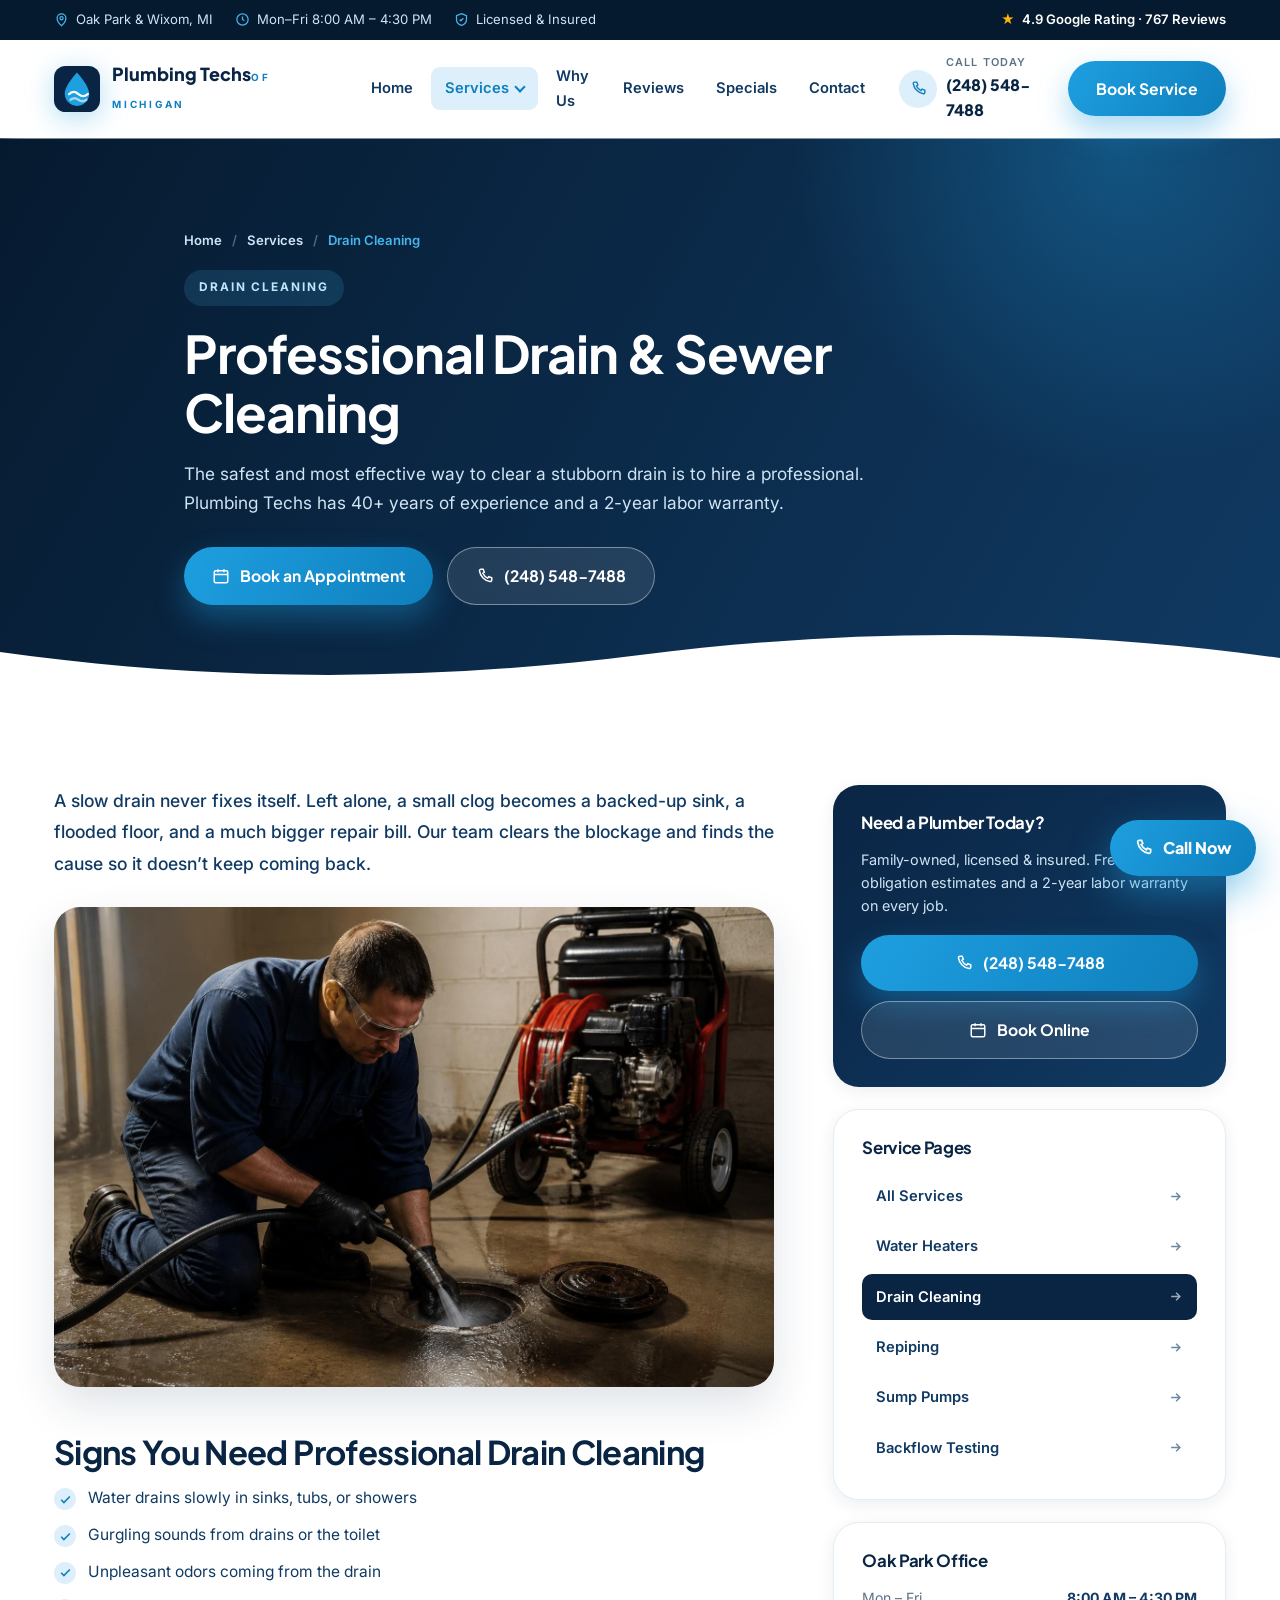
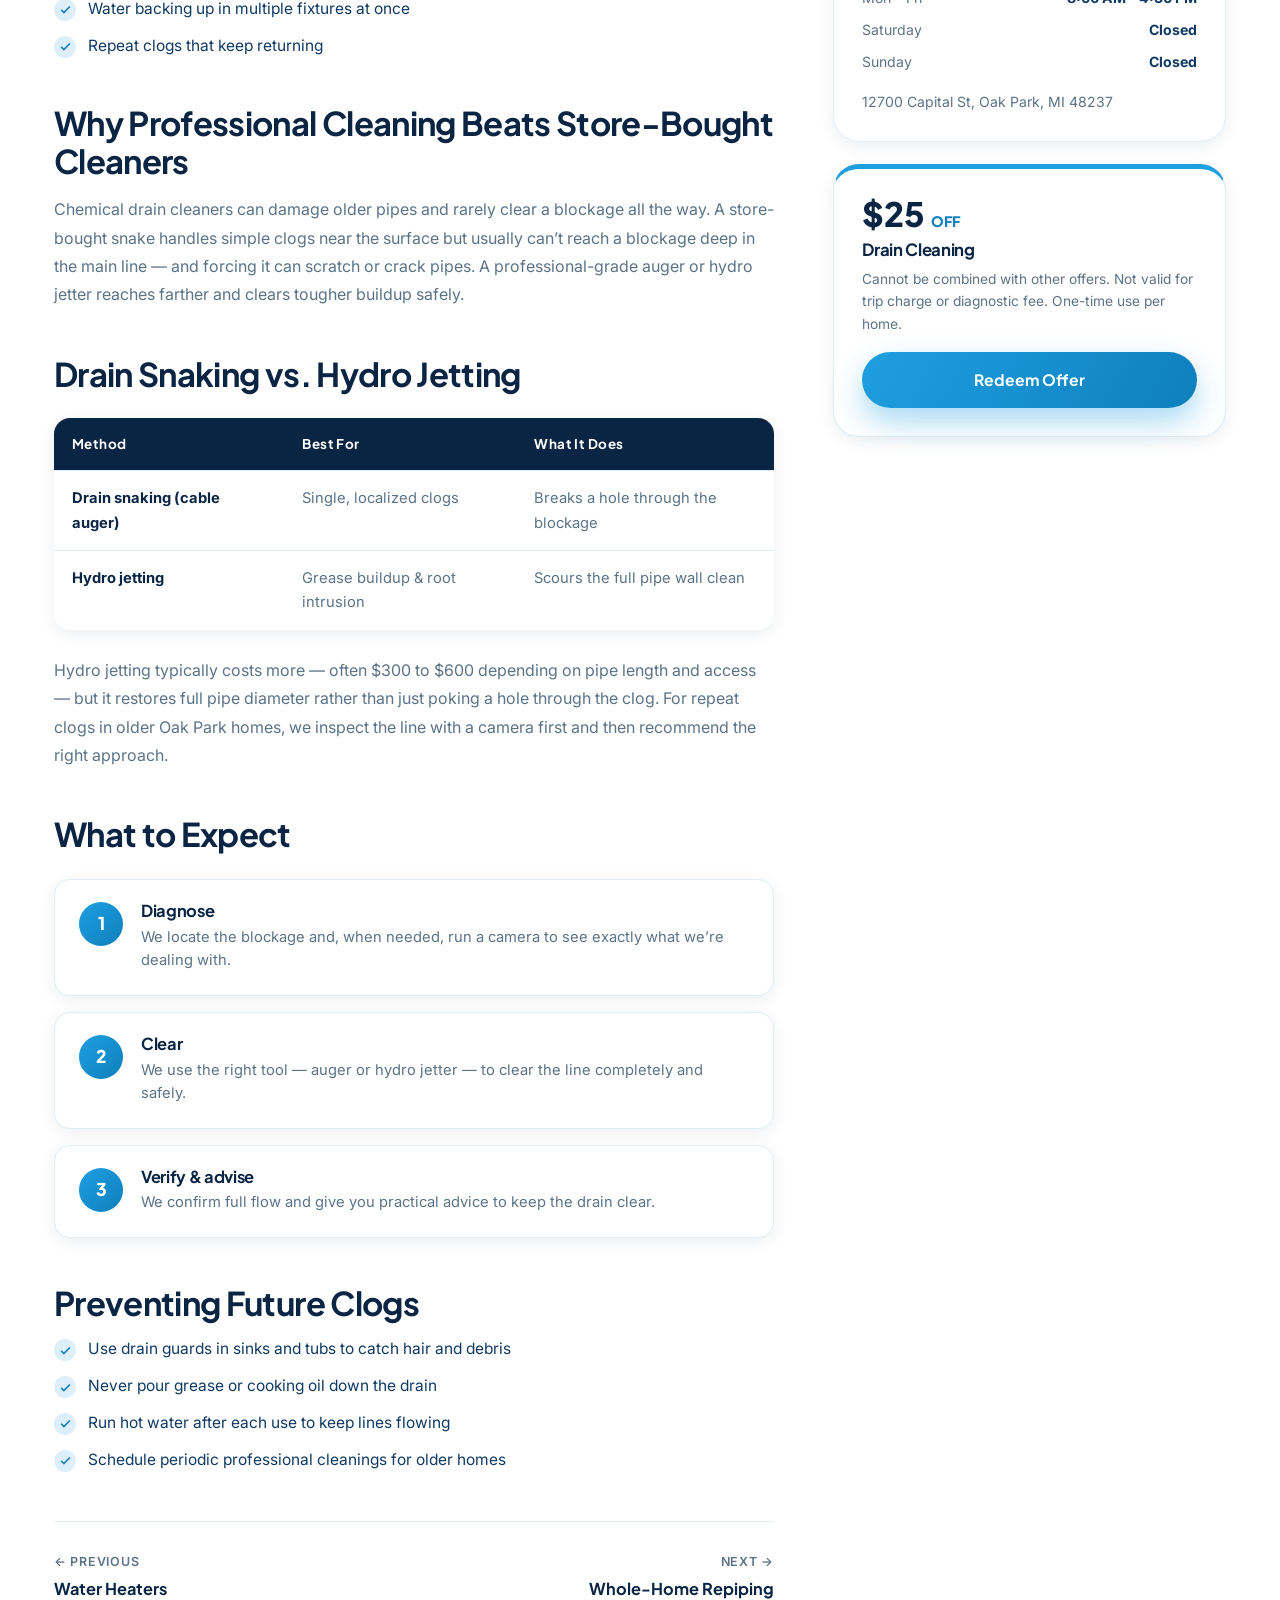
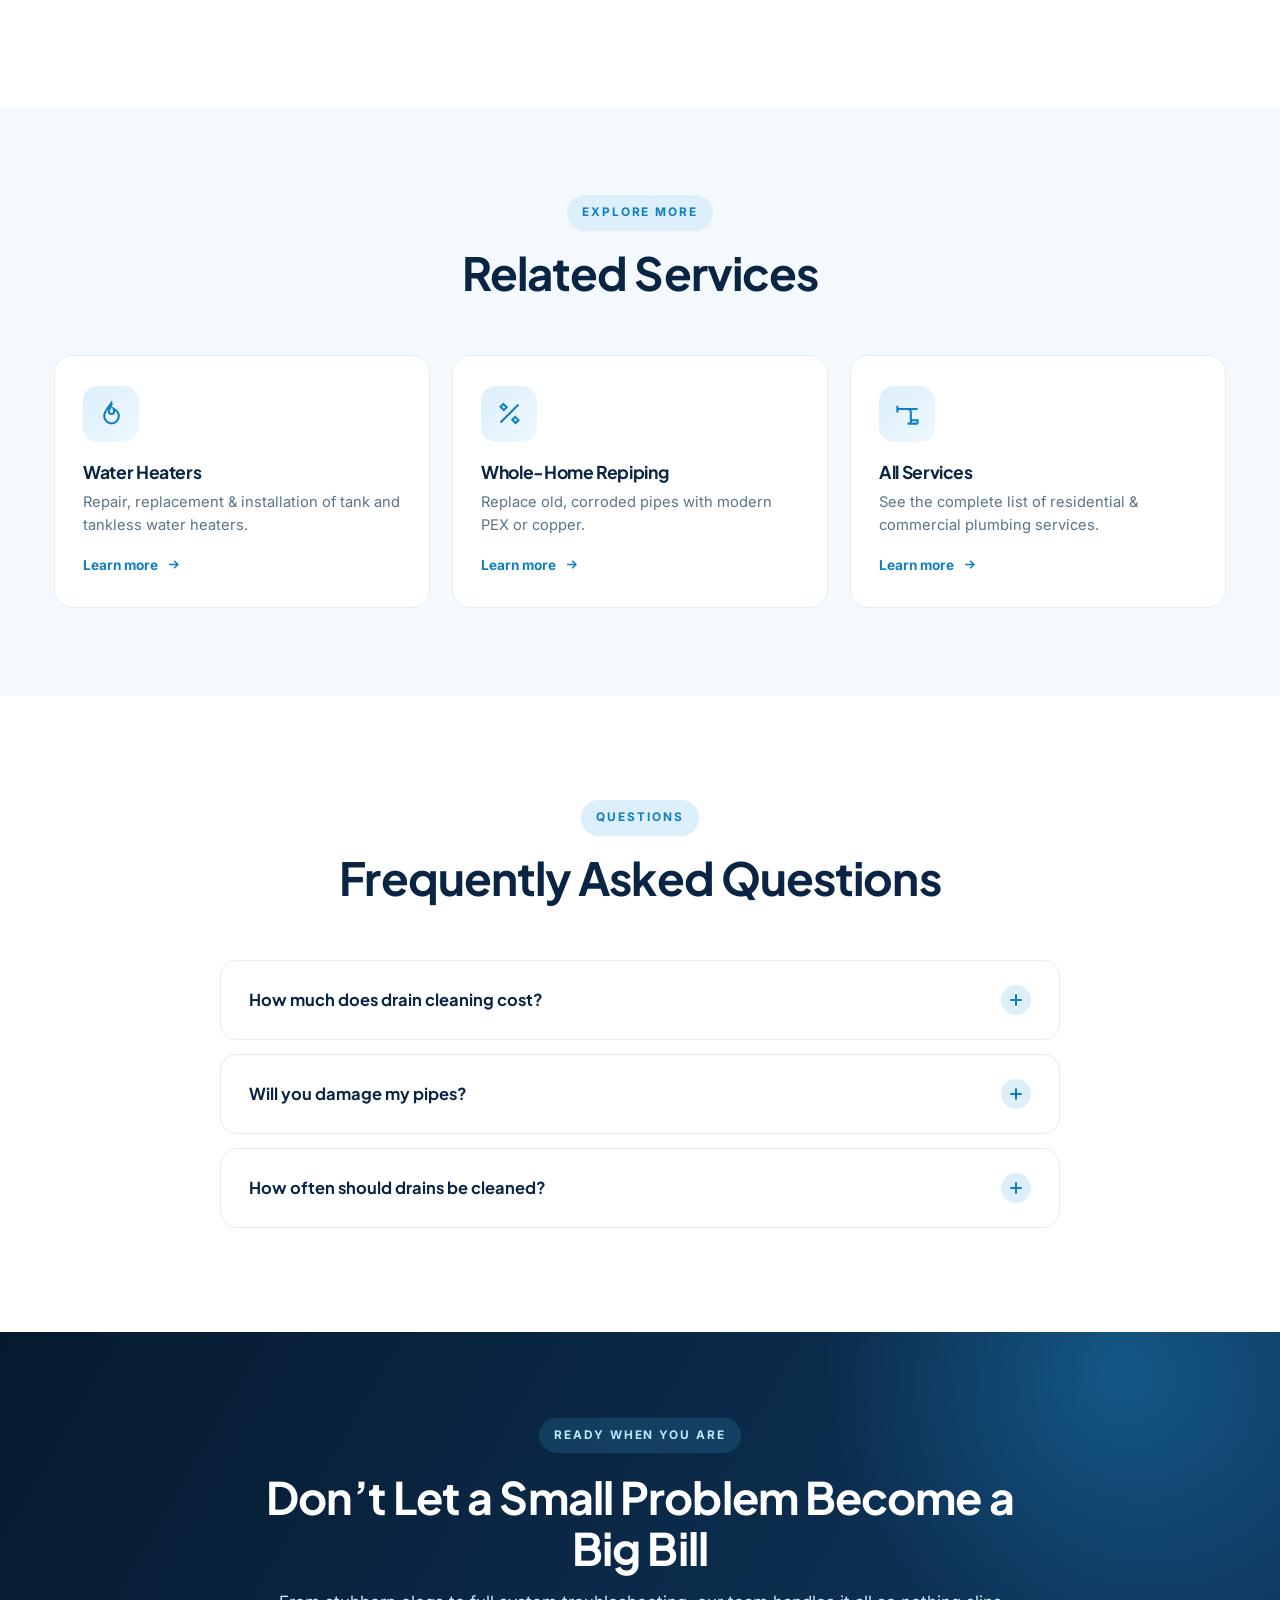
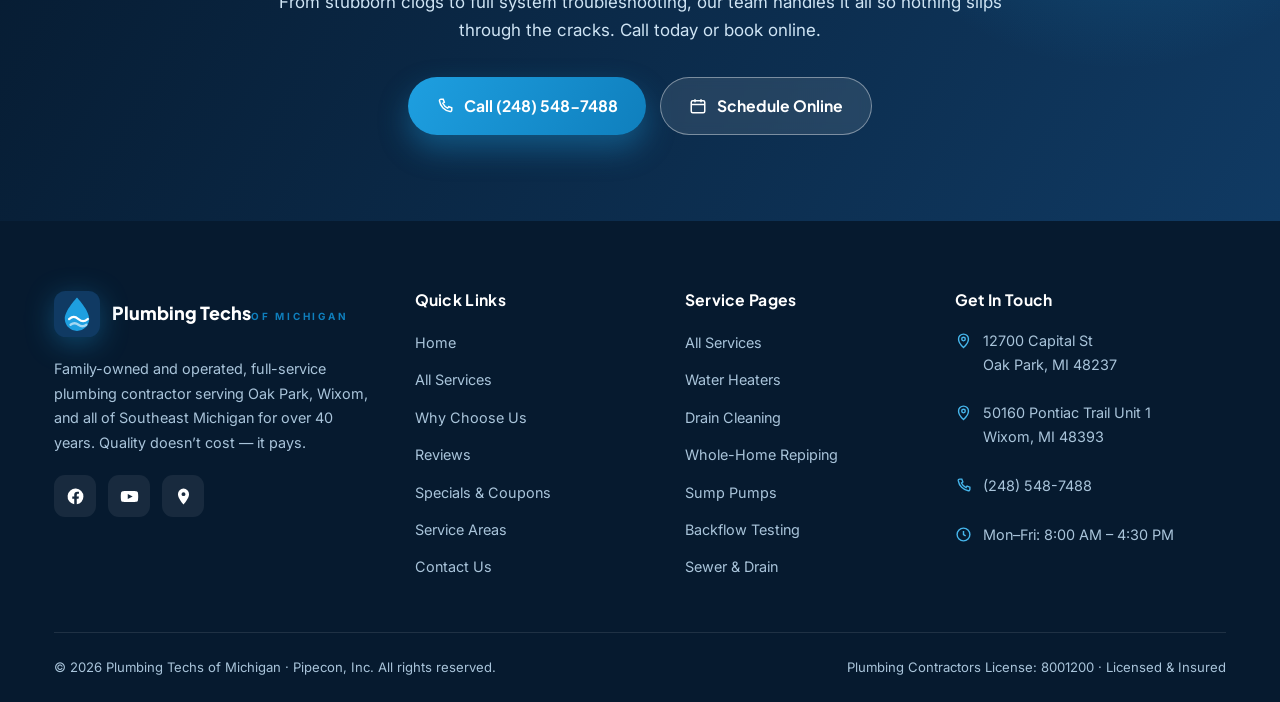
<file: drain-cleaning.html>
<!DOCTYPE html>
<html lang="en">
<head>
<meta charset="UTF-8">
<script>document.documentElement.className+=' js';</script>
<meta name="viewport" content="width=device-width, initial-scale=1.0">
<title>Drain Cleaning in Oak Park &amp; Metro Detroit | Plumbing Techs</title>
<meta name="description" content="Professional drain and sewer cleaning in Oak Park, Wixom & Metro Detroit. Hydro jetting, snaking, and camera inspection. Call (248) 548-7488.">
<link rel="preconnect" href="https://fonts.googleapis.com">
<link rel="preconnect" href="https://fonts.gstatic.com" crossorigin>
<link href="https://fonts.googleapis.com/css2?family=Plus+Jakarta+Sans:wght@400;500;600;700;800&family=Inter:wght@400;500;600;700&display=swap" rel="stylesheet">
<link rel="stylesheet" href="styles.css">
</head>
<body>
<svg width="0" height="0" style="position:absolute" aria-hidden="true">
  <symbol id="i-droplet" viewBox="0 0 24 24"><path d="M12 2.5s6.5 7.2 6.5 11.5a6.5 6.5 0 0 1-13 0C5.5 9.7 12 2.5 12 2.5Z"/></symbol>
  <symbol id="i-flame" viewBox="0 0 24 24"><path d="M12 2.5c1.2 3.4-2.4 4.6-2.4 7.6a2.4 2.4 0 0 0 4.8 0c0-.9-.2-1.6-.6-2.4 2.6 1.4 4.7 3.6 4.7 6.6a6.5 6.5 0 0 1-13 0c0-4.6 3.4-7 6.5-11.8Z"/></symbol>
  <symbol id="i-wrench" viewBox="0 0 24 24"><path d="M15.5 3a5.5 5.5 0 0 0-5 7.7L3 18.2V21h2.8l7.5-7.5A5.5 5.5 0 1 0 15.5 3Zm0 3a2.5 2.5 0 1 1 0 5 2.5 2.5 0 0 1 0-5Z"/></symbol>
  <symbol id="i-drain" viewBox="0 0 24 24"><circle cx="12" cy="12" r="9"/><path d="M12 3v18M3 12h18M5.6 5.6l12.8 12.8M18.4 5.6 5.6 18.4"/></symbol>
  <symbol id="i-pipe" viewBox="0 0 24 24"><path d="M3 8h9a3 3 0 0 1 3 3v10M3 5v6M21 8h-9M15 18h6v3M12 21h9"/></symbol>
  <symbol id="i-shield" viewBox="0 0 24 24"><path d="M12 2.5 20 6v6c0 4.6-3.3 8-8 9.5C7.3 20 4 16.6 4 12V6Z"/><path d="M9 12l2 2 4-4"/></symbol>
  <symbol id="i-star" viewBox="0 0 24 24"><path d="m12 2.8 2.9 5.9 6.5.9-4.7 4.6 1.1 6.5-5.8-3-5.8 3 1.1-6.5L2.6 9.6l6.5-.9Z"/></symbol>
  <symbol id="i-clock" viewBox="0 0 24 24"><circle cx="12" cy="12" r="9"/><path d="M12 7v5l3 2"/></symbol>
  <symbol id="i-phone" viewBox="0 0 24 24"><path d="M6.6 3h3l1.5 4-2 1.4a13 13 0 0 0 6.5 6.5l1.4-2 4 1.5v3a2 2 0 0 1-2.2 2A17 17 0 0 1 4.6 5.2 2 2 0 0 1 6.6 3Z"/></symbol>
  <symbol id="i-pin" viewBox="0 0 24 24"><path d="M12 22s7-6.2 7-12a7 7 0 1 0-14 0c0 5.8 7 12 7 12Z"/><circle cx="12" cy="10" r="2.5"/></symbol>
  <symbol id="i-check" viewBox="0 0 24 24"><path d="M4 12.5 9 17.5 20 6.5"/></symbol>
  <symbol id="i-dollar" viewBox="0 0 24 24"><circle cx="12" cy="12" r="9"/><path d="M12 6.5v11M14.8 9c-.5-1-1.6-1.5-2.8-1.5-1.5 0-2.7.8-2.7 2s1 1.8 2.7 2.2c1.9.4 3 1 3 2.3s-1.4 2-3 2c-1.3 0-2.5-.5-3-1.6"/></symbol>
  <symbol id="i-camera" viewBox="0 0 24 24"><path d="M3 8h3l1.5-2h9L18 8h3v11H3Z"/><circle cx="12" cy="13" r="3.2"/></symbol>
  <symbol id="i-home" viewBox="0 0 24 24"><path d="M3 11 12 3l9 8"/><path d="M5 10v10h14V10"/></symbol>
  <symbol id="i-building" viewBox="0 0 24 24"><path d="M4 21V4h10v17M14 9h6v12M7 8h4M7 12h4M7 16h4M17 13h1M17 17h1"/></symbol>
  <symbol id="i-faucet" viewBox="0 0 24 24"><path d="M3 12h7M7 12V8a2 2 0 0 1 2-2h6a3 3 0 0 1 3 3v1M15 6h3M10 12v3a4 4 0 0 0 4 4"/></symbol>
  <symbol id="i-pump" viewBox="0 0 24 24"><circle cx="12" cy="13" r="5"/><path d="M12 3v5M5 6l3 3M19 6l-3 3M12 18v3M6 13H3M21 13h-3"/></symbol>
  <symbol id="i-truck" viewBox="0 0 24 24"><path d="M2 7h11v9H2zM13 10h4l3 3v3h-7z"/><circle cx="6.5" cy="18" r="1.8"/><circle cx="17" cy="18" r="1.8"/></symbol>
  <symbol id="i-users" viewBox="0 0 24 24"><circle cx="9" cy="8" r="3.2"/><path d="M3 20a6 6 0 0 1 12 0M16 5.2a3.2 3.2 0 0 1 0 6.1M18 20a6 6 0 0 0-2-4.5"/></symbol>
  <symbol id="i-bolt" viewBox="0 0 24 24"><path d="M13 2 4 14h6l-1 8 9-12h-6z"/></symbol>
  <symbol id="i-gauge" viewBox="0 0 24 24"><path d="M4 18a8 8 0 1 1 16 0"/><path d="M12 18l4-6"/></symbol>
  <symbol id="i-tools" viewBox="0 0 24 24"><path d="M4 20 20 4M6.5 3.5 4 6l3 3 2.5-2.5zM17.5 20.5 20 18l-3-3-2.5 2.5z"/></symbol>
  <symbol id="i-arrow" viewBox="0 0 24 24"><path d="M5 12h14M13 6l6 6-6 6"/></symbol>
  <symbol id="i-up" viewBox="0 0 24 24"><path d="M12 19V5M6 11l6-6 6 6"/></symbol>
  <symbol id="i-cal" viewBox="0 0 24 24"><rect x="3" y="5" width="18" height="16" rx="2"/><path d="M3 10h18M8 3v4M16 3v4"/></symbol>
</svg>
<div id="site">
<div class="topbar">
  <div class="wrap">
    <div class="tb-left">
      <span class="tb-item"><svg><use href="#i-pin"/></svg> Oak Park &amp; Wixom, MI</span>
      <span class="tb-item"><svg><use href="#i-clock"/></svg> Mon&ndash;Fri 8:00 AM &ndash; 4:30 PM</span>
      <span class="tb-item"><svg><use href="#i-shield"/></svg> Licensed &amp; Insured</span>
    </div>
    <span class="tb-rating"><b>&#9733;</b> 4.9 Google Rating &middot; 767 Reviews</span>
  </div>
</div>
<header class="site" id="header">
  <div class="wrap">
    <nav class="nav">
      <a href="index.html" class="brand" aria-label="Plumbing Techs of Michigan home">
        <svg class="mark" viewBox="0 0 64 64" aria-hidden="true">
          <rect width="64" height="64" rx="16" fill="#0a2544"/>
          <path d="M32 9C32 9 15 27 15 38.5a17 17 0 0 0 34 0C49 27 32 9 32 9Z" fill="#1e9fe0"/>
          <path d="M21 39c5-4 8-4 13 0s8 4 13 0" fill="none" stroke="#fff" stroke-width="3.2" stroke-linecap="round"/>
          <path d="M23 47c4-3 7-3 11 0s7 3 11 0" fill="none" stroke="#fff" stroke-width="3.2" stroke-linecap="round" opacity=".6"/>
        </svg>
        <span><span class="bname">Plumbing Techs</span><span class="btag">of Michigan</span></span>
      </a>
      <div class="menu" id="menu">
        <a href="index.html">Home</a>
        <div class="has-drop">
          <a href="services.html" class="active">Services</a>
          <div class="drop">
            <span class="head">Service Pages</span>
            <a href="services.html">All Services</a>
            <a href="water-heaters.html">Water Heaters</a>
            <a href="drain-cleaning.html" class="active">Drain Cleaning</a>
            <a href="repiping.html">Repiping</a>
            <a href="sump-pumps.html">Sump Pumps</a>
            <a href="backflow-testing.html">Backflow Testing</a>
          </div>
        </div>
        <a href="index.html#why">Why Us</a>
        <a href="reviews.html">Reviews</a>
        <a href="index.html#specials">Specials</a>
        <a href="contact.html">Contact</a>
      </div>
      <div class="nav-cta">
        <a class="nav-phone" href="tel:+12485487488">
          <span class="ic"><svg><use href="#i-phone"/></svg></span>
          <span><small>Call Today</small>(248) 548-7488</span>
        </a>
        <a class="btn btn-primary" href="contact.html">Book Service</a>
        <button class="burger" id="burger" aria-label="Toggle menu"><i></i><i></i><i></i></button>
      </div>
    </nav>
  </div>
</header>
<section class="page-hero">
  <div class="wrap">
    <div class="crumbs reveal"><a href="index.html">Home</a><span class="sep">/</span><a href="services.html">Services</a><span class="sep">/</span><span class="cur">Drain Cleaning</span></div>
    <span class="eyebrow on-dark reveal" style="margin-top:18px">Drain Cleaning</span>
    <h1 class="reveal">Professional Drain &amp; Sewer Cleaning</h1>
    <p class="reveal">The safest and most effective way to clear a stubborn drain is to hire a professional. Plumbing Techs has 40+ years of experience and a 2-year labor warranty.</p>
          <div class="hero-cta reveal">
        <a class="btn btn-primary" href="contact.html"><svg><use href="#i-cal"/></svg> Book an Appointment</a>
        <a class="btn btn-ghost" href="tel:+12485487488"><svg><use href="#i-phone"/></svg> (248) 548-7488</a>
      </div>
  </div>
</section>
<section class="section">
  <div class="wrap">
    <div class="detail-grid">
      <div class="prose reveal">
        <p class="lead-in">A slow drain never fixes itself. Left alone, a small clog becomes a backed-up sink, a flooded floor, and a much bigger repair bill. Our team clears the blockage and finds the cause so it doesn&rsquo;t keep coming back.</p>
        <img src="hydro-jet.png" alt="Professional hydro jetting to clear a residential sewer line">

        <h2>Signs You Need Professional Drain Cleaning</h2>
        <ul class="bullets">
          <li><span class="tick"><svg><use href="#i-check"/></svg></span> Water drains slowly in sinks, tubs, or showers</li>
          <li><span class="tick"><svg><use href="#i-check"/></svg></span> Gurgling sounds from drains or the toilet</li>
          <li><span class="tick"><svg><use href="#i-check"/></svg></span> Unpleasant odors coming from the drain</li>
          <li><span class="tick"><svg><use href="#i-check"/></svg></span> Water backing up in multiple fixtures at once</li>
          <li><span class="tick"><svg><use href="#i-check"/></svg></span> Repeat clogs that keep returning</li>
        </ul>

        <h2>Why Professional Cleaning Beats Store-Bought Cleaners</h2>
        <p>Chemical drain cleaners can damage older pipes and rarely clear a blockage all the way. A store-bought snake handles simple clogs near the surface but usually can&rsquo;t reach a blockage deep in the main line &mdash; and forcing it can scratch or crack pipes. A professional-grade auger or hydro jetter reaches farther and clears tougher buildup safely.</p>

        <h2>Drain Snaking vs. Hydro Jetting</h2>
        <table class="compare">
          <tr><th>Method</th><th>Best For</th><th>What It Does</th></tr>
          <tr><td>Drain snaking (cable auger)</td><td>Single, localized clogs</td><td>Breaks a hole through the blockage</td></tr>
          <tr><td>Hydro jetting</td><td>Grease buildup &amp; root intrusion</td><td>Scours the full pipe wall clean</td></tr>
        </table>
        <p>Hydro jetting typically costs more &mdash; often $300 to $600 depending on pipe length and access &mdash; but it restores full pipe diameter rather than just poking a hole through the clog. For repeat clogs in older Oak Park homes, we inspect the line with a camera first and then recommend the right approach.</p>

        <h2>What to Expect</h2>
        <div class="steps">
          <div class="step"><div class="n"></div><div><h4>Diagnose</h4><p>We locate the blockage and, when needed, run a camera to see exactly what we&rsquo;re dealing with.</p></div></div>
          <div class="step"><div class="n"></div><div><h4>Clear</h4><p>We use the right tool &mdash; auger or hydro jetter &mdash; to clear the line completely and safely.</p></div></div>
          <div class="step"><div class="n"></div><div><h4>Verify &amp; advise</h4><p>We confirm full flow and give you practical advice to keep the drain clear.</p></div></div>
        </div>

        <h2>Preventing Future Clogs</h2>
        <ul class="bullets">
          <li><span class="tick"><svg><use href="#i-check"/></svg></span> Use drain guards in sinks and tubs to catch hair and debris</li>
          <li><span class="tick"><svg><use href="#i-check"/></svg></span> Never pour grease or cooking oil down the drain</li>
          <li><span class="tick"><svg><use href="#i-check"/></svg></span> Run hot water after each use to keep lines flowing</li>
          <li><span class="tick"><svg><use href="#i-check"/></svg></span> Schedule periodic professional cleanings for older homes</li>
        </ul>
        <div class="page-nav">
          <a href="water-heaters.html"><span>&larr; Previous</span><b>Water Heaters</b></a>
          <a class="next" href="repiping.html"><span>Next &rarr;</span><b>Whole-Home Repiping</b></a>
        </div>
      </div>
      <aside>
  <div class="side-card side-cta reveal">
    <h3>Need a Plumber Today?</h3>
    <p>Family-owned, licensed &amp; insured. Free, no-obligation estimates and a 2-year labor warranty on every job.</p>
    <a class="btn btn-primary" href="tel:+12485487488"><svg><use href="#i-phone"/></svg> (248) 548-7488</a>
    <a class="btn btn-ghost" href="contact.html"><svg><use href="#i-cal"/></svg> Book Online</a>
  </div>
  <div class="side-card sticky reveal">
    <h3>Service Pages</h3>
    <ul class="side-links">
      <li><a href="services.html">All Services <svg class="arw"><use href="#i-arrow"/></svg></a></li>
      <li><a href="water-heaters.html">Water Heaters <svg class="arw"><use href="#i-arrow"/></svg></a></li>
      <li><a href="drain-cleaning.html" class="active">Drain Cleaning <svg class="arw"><use href="#i-arrow"/></svg></a></li>
      <li><a href="repiping.html">Repiping <svg class="arw"><use href="#i-arrow"/></svg></a></li>
      <li><a href="sump-pumps.html">Sump Pumps <svg class="arw"><use href="#i-arrow"/></svg></a></li>
      <li><a href="backflow-testing.html">Backflow Testing <svg class="arw"><use href="#i-arrow"/></svg></a></li>
    </ul>
  </div>
  <div class="side-card reveal">
    <h3>Oak Park Office</h3>
    <ul class="side-hours">
      <li><span>Mon &ndash; Fri</span><b>8:00 AM &ndash; 4:30 PM</b></li>
      <li><span>Saturday</span><b>Closed</b></li>
      <li><span>Sunday</span><b>Closed</b></li>
    </ul>
    <p style="font-size:.88rem;color:var(--muted);margin-top:16px">12700 Capital St, Oak Park, MI 48237</p>
  </div>
  <div class="side-card reveal" style="border-top:5px solid var(--blue-500)">
    <div style="font-family:'Plus Jakarta Sans',sans-serif;font-weight:800;font-size:2.1rem;color:var(--navy-800);line-height:1">$25 <span style="font-size:.9rem;color:var(--blue-600)">OFF</span></div>
    <h3 style="margin:10px 0 8px">Drain Cleaning</h3>
    <p style="font-size:.86rem;color:var(--muted);margin-bottom:16px">Cannot be combined with other offers. Not valid for trip charge or diagnostic fee. One-time use per home.</p>
    <a class="btn btn-primary" href="tel:+12485487488" style="width:100%">Redeem Offer</a>
  </div>
</aside>
    </div>
  </div>
</section>
<section class="section tint related">
  <div class="wrap">
    <div class="section-head reveal">
      <span class="eyebrow">Explore More</span>
      <h2>Related Services</h2>
    </div>
    <div class="svc-grid">
      <a class="svc reveal" href="water-heaters.html">
        <div class="ic"><svg><use href="#i-flame"/></svg></div>
        <h3>Water Heaters</h3>
        <p>Repair, replacement &amp; installation of tank and tankless water heaters.</p>
        <span class="more">Learn more <svg><use href="#i-arrow"/></svg></span>
      </a>
      <a class="svc reveal" href="repiping.html">
        <div class="ic"><svg><use href="#i-tools"/></svg></div>
        <h3>Whole-Home Repiping</h3>
        <p>Replace old, corroded pipes with modern PEX or copper.</p>
        <span class="more">Learn more <svg><use href="#i-arrow"/></svg></span>
      </a>
      <a class="svc reveal" href="services.html">
        <div class="ic"><svg><use href="#i-pipe"/></svg></div>
        <h3>All Services</h3>
        <p>See the complete list of residential &amp; commercial plumbing services.</p>
        <span class="more">Learn more <svg><use href="#i-arrow"/></svg></span>
      </a>
    </div>
  </div>
</section>
<section class="section">
  <div class="wrap">
    <div class="section-head reveal">
      <span class="eyebrow">Questions</span>
      <h2>Frequently Asked Questions</h2>
    </div>
    <div class="faq">
      <div class="faq-item reveal">
        <button class="faq-q" type="button"><span>How much does drain cleaning cost?</span><span class="pm" style="position:relative"></span></button>
        <div class="faq-a"><p>Standard drain cleaning is quoted up front with flat-rate pricing. Sewer jetting typically runs $300&ndash;$600 depending on pipe length and access. We always explain the scope before starting.</p></div>
      </div>
      <div class="faq-item reveal">
        <button class="faq-q" type="button"><span>Will you damage my pipes?</span><span class="pm" style="position:relative"></span></button>
        <div class="faq-a"><p>No. We use professional-grade equipment and match the tool to the pipe material and condition. For older lines we inspect with a camera before choosing an approach.</p></div>
      </div>
      <div class="faq-item reveal">
        <button class="faq-q" type="button"><span>How often should drains be cleaned?</span><span class="pm" style="position:relative"></span></button>
        <div class="faq-a"><p>Most homes benefit from a professional cleaning every 1&ndash;2 years. Older Oak Park homes with original pipes may need it more often.</p></div>
      </div>
    </div>
  </div>
</section><section class="cta-band">
  <div class="wrap">
    <span class="eyebrow on-dark reveal">Ready When You Are</span>
    <h2 class="reveal" style="margin-top:18px">Don&rsquo;t Let a Small Problem Become a Big Bill</h2>
    <p class="reveal">From stubborn clogs to full system troubleshooting, our team handles it all so nothing slips through the cracks. Call today or book online.</p>
    <div class="btns reveal">
      <a class="btn btn-primary" href="tel:+12485487488"><svg><use href="#i-phone"/></svg> Call (248) 548-7488</a>
      <a class="btn btn-ghost" href="contact.html"><svg><use href="#i-cal"/></svg> Schedule Online</a>
    </div>
  </div>
</section>
<footer class="site">
  <div class="wrap">
    <div class="foot-grid">
      <div class="foot-brand">
        <a href="index.html" class="brand">
          <svg class="mark" viewBox="0 0 64 64" aria-hidden="true">
            <rect width="64" height="64" rx="16" fill="#103a63"/>
            <path d="M32 9C32 9 15 27 15 38.5a17 17 0 0 0 34 0C49 27 32 9 32 9Z" fill="#1e9fe0"/>
            <path d="M21 39c5-4 8-4 13 0s8 4 13 0" fill="none" stroke="#fff" stroke-width="3.2" stroke-linecap="round"/>
            <path d="M23 47c4-3 7-3 11 0s7 3 11 0" fill="none" stroke="#fff" stroke-width="3.2" stroke-linecap="round" opacity=".6"/>
          </svg>
          <span><span class="bname">Plumbing Techs</span><span class="btag">of Michigan</span></span>
        </a>
        <p>Family-owned and operated, full-service plumbing contractor serving Oak Park, Wixom, and all of Southeast Michigan for over 40 years. Quality doesn&rsquo;t cost &mdash; it pays.</p>
        <div class="foot-social">
          <a href="https://www.facebook.com/PlumbingTechs/" target="_blank" rel="noopener" aria-label="Facebook"><svg viewBox="0 0 24 24"><path d="M22 12a10 10 0 1 0-11.6 9.9v-7H7.9V12h2.5V9.8c0-2.5 1.5-3.9 3.8-3.9 1.1 0 2.2.2 2.2.2v2.4h-1.2c-1.2 0-1.6.8-1.6 1.6V12h2.7l-.4 2.9h-2.3v7A10 10 0 0 0 22 12Z"/></svg></a>
          <a href="https://www.youtube.com/channel/UCJ6lZF2xFOyuhiUlNZ8nlFQ/" target="_blank" rel="noopener" aria-label="YouTube"><svg viewBox="0 0 24 24"><path d="M23 12s0-3.3-.4-4.9a2.6 2.6 0 0 0-1.8-1.8C19.2 5 12 5 12 5s-7.2 0-8.8.3a2.6 2.6 0 0 0-1.8 1.8C1 8.7 1 12 1 12s0 3.3.4 4.9a2.6 2.6 0 0 0 1.8 1.8C4.8 19 12 19 12 19s7.2 0 8.8-.3a2.6 2.6 0 0 0 1.8-1.8C23 15.3 23 12 23 12ZM9.8 15.1V8.9l6.2 3.1Z"/></svg></a>
          <a href="https://www.google.com/maps?cid=15739237099503350613" target="_blank" rel="noopener" aria-label="Google Maps"><svg viewBox="0 0 24 24"><path d="M12 2a7 7 0 0 0-7 7c0 5.3 7 13 7 13s7-7.7 7-13a7 7 0 0 0-7-7Zm0 9.5A2.5 2.5 0 1 1 12 6.5a2.5 2.5 0 0 1 0 5Z"/></svg></a>
        </div>
      </div>
      <div>
        <h4>Quick Links</h4>
        <ul class="foot-links">
          <li><a href="index.html">Home</a></li>
          <li><a href="services.html">All Services</a></li>
          <li><a href="index.html#why">Why Choose Us</a></li>
          <li><a href="reviews.html">Reviews</a></li>
          <li><a href="index.html#specials">Specials &amp; Coupons</a></li>
          <li><a href="index.html#areas">Service Areas</a></li>
          <li><a href="contact.html">Contact Us</a></li>
        </ul>
      </div>
      <div>
        <h4>Service Pages</h4>
        <ul class="foot-links">
          <li><a href="services.html">All Services</a></li>
          <li><a href="water-heaters.html">Water Heaters</a></li>
          <li><a href="drain-cleaning.html">Drain Cleaning</a></li>
          <li><a href="repiping.html">Whole-Home Repiping</a></li>
          <li><a href="sump-pumps.html">Sump Pumps</a></li>
          <li><a href="backflow-testing.html">Backflow Testing</a></li>
          <li><a href="services.html#sewer">Sewer &amp; Drain</a></li>
        </ul>
      </div>
      <div>
        <h4>Get In Touch</h4>
        <ul class="foot-links foot-contact" style="list-style:none">
          <li><svg><use href="#i-pin"/></svg><span>12700 Capital St<br>Oak Park, MI 48237</span></li>
          <li><svg><use href="#i-pin"/></svg><span>50160 Pontiac Trail Unit 1<br>Wixom, MI 48393</span></li>
          <li><svg><use href="#i-phone"/></svg><a href="tel:+12485487488">(248) 548-7488</a></li>
          <li><svg><use href="#i-clock"/></svg><span>Mon&ndash;Fri: 8:00 AM &ndash; 4:30 PM</span></li>
        </ul>
      </div>
    </div>
    <div class="foot-bottom">
      <span>&copy; <span id="year"></span> Plumbing Techs of Michigan &middot; Pipecon, Inc. All rights reserved.</span>
      <span>Plumbing Contractors License: 8001200 &middot; Licensed &amp; Insured</span>
    </div>
  </div>
</footer>
<a class="float-call" href="tel:+12485487488"><svg><use href="#i-phone"/></svg><span>Call Now</span></a>
<button class="top-btn" id="topBtn" aria-label="Back to top"><svg><use href="#i-up"/></svg></button>
</div>
<script src="site.js"></script>
</body>
</html>
</file>
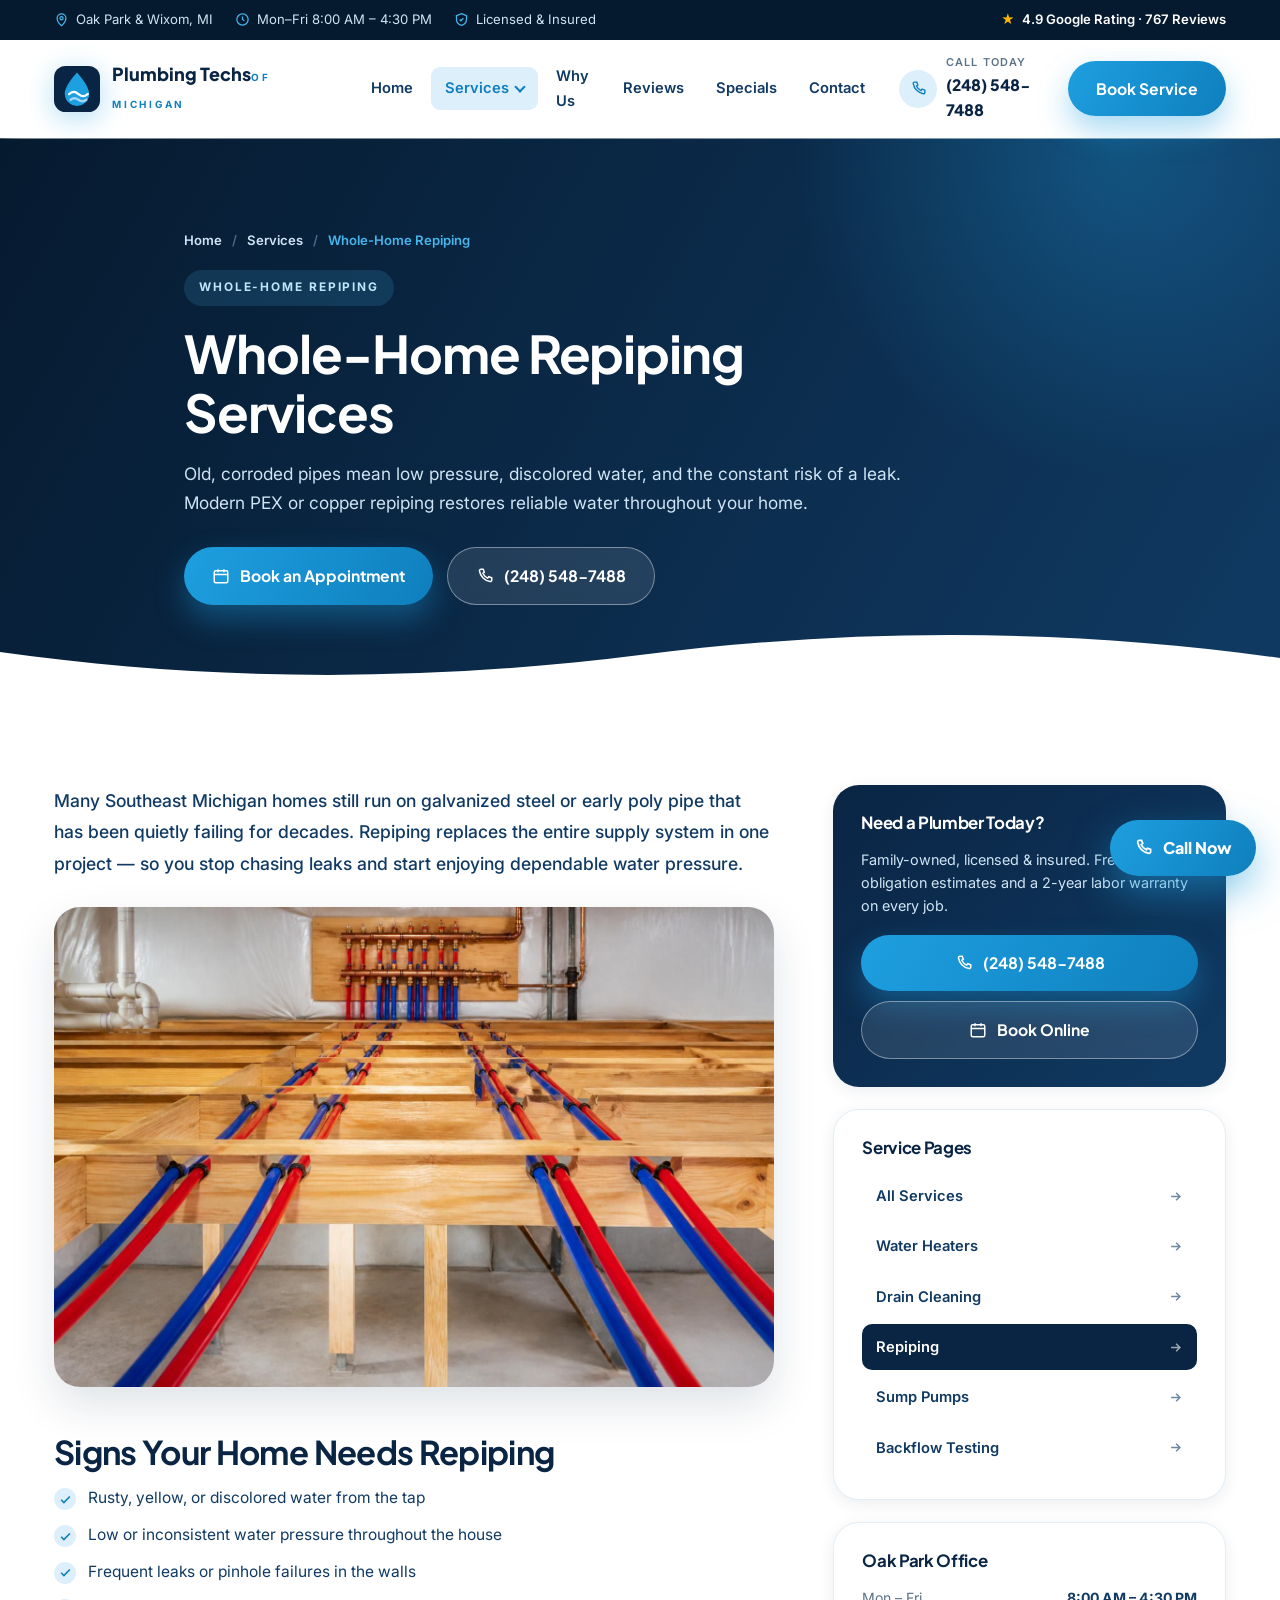
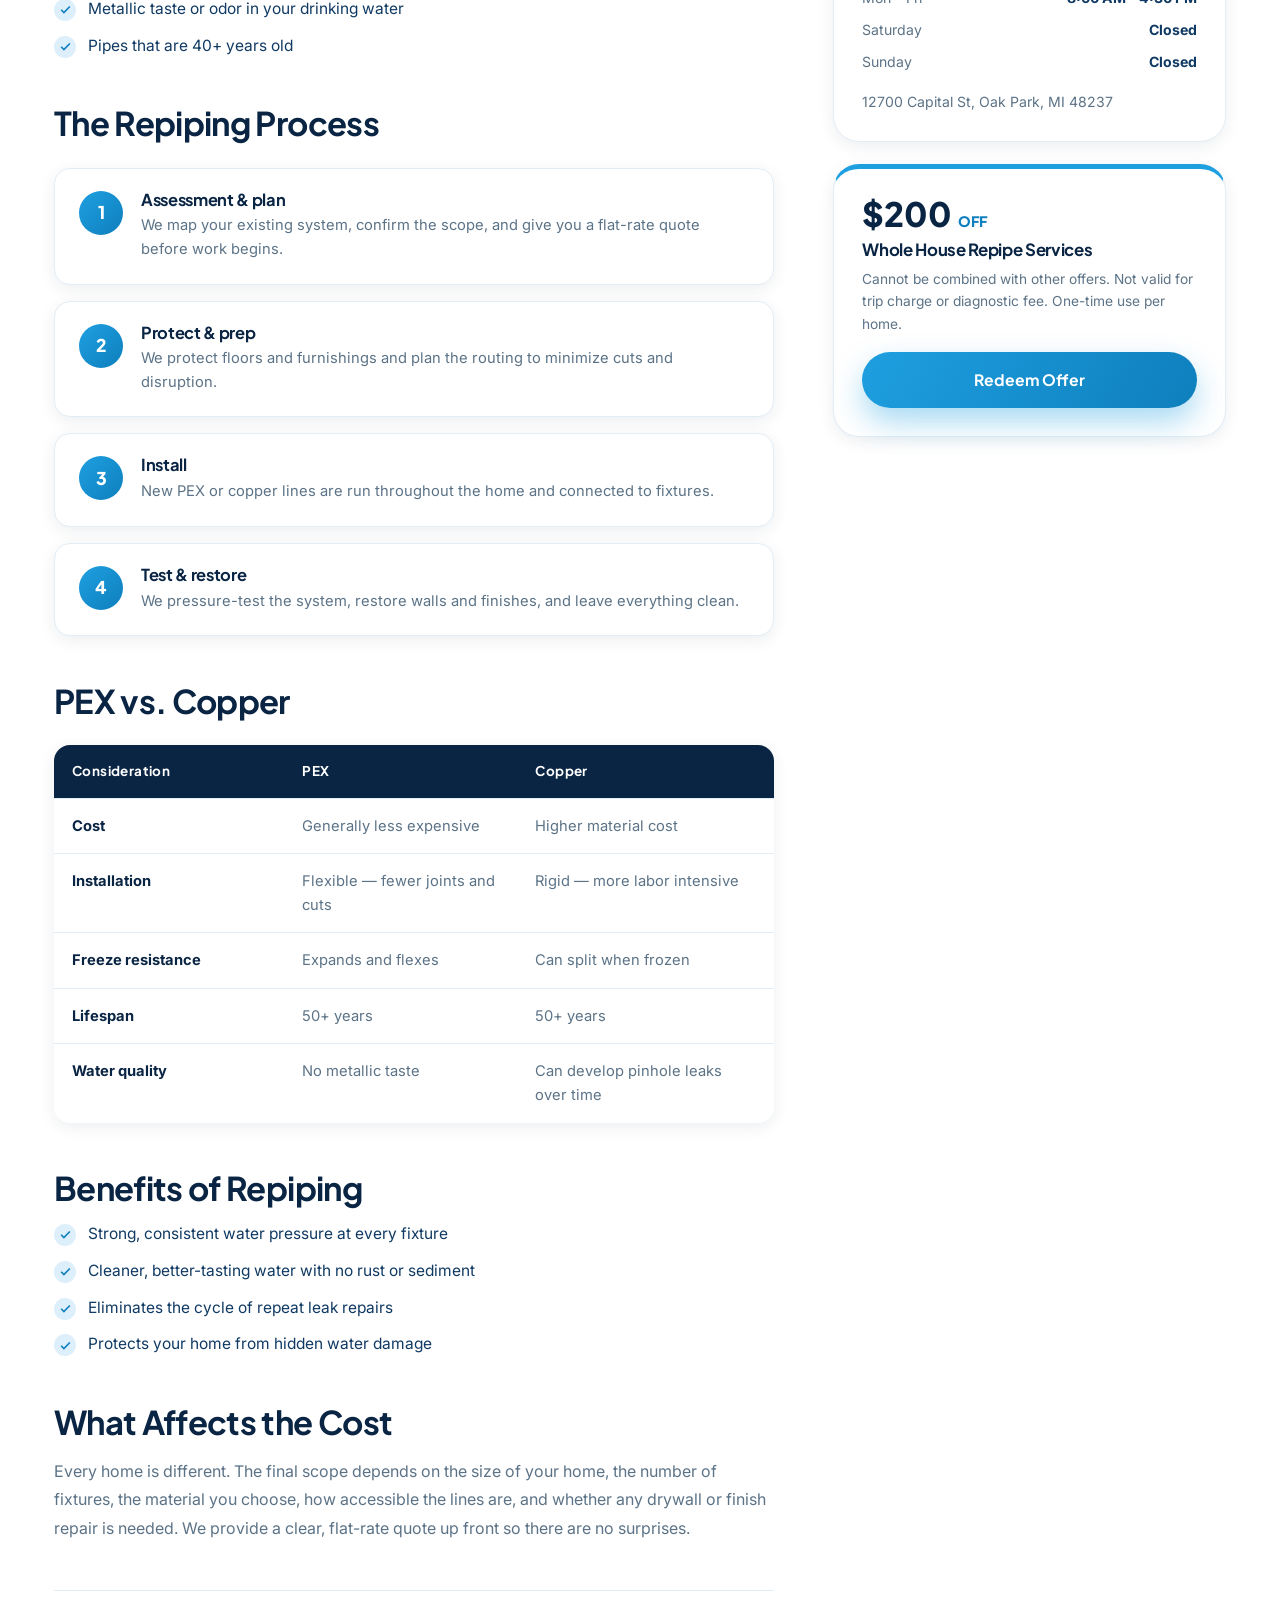
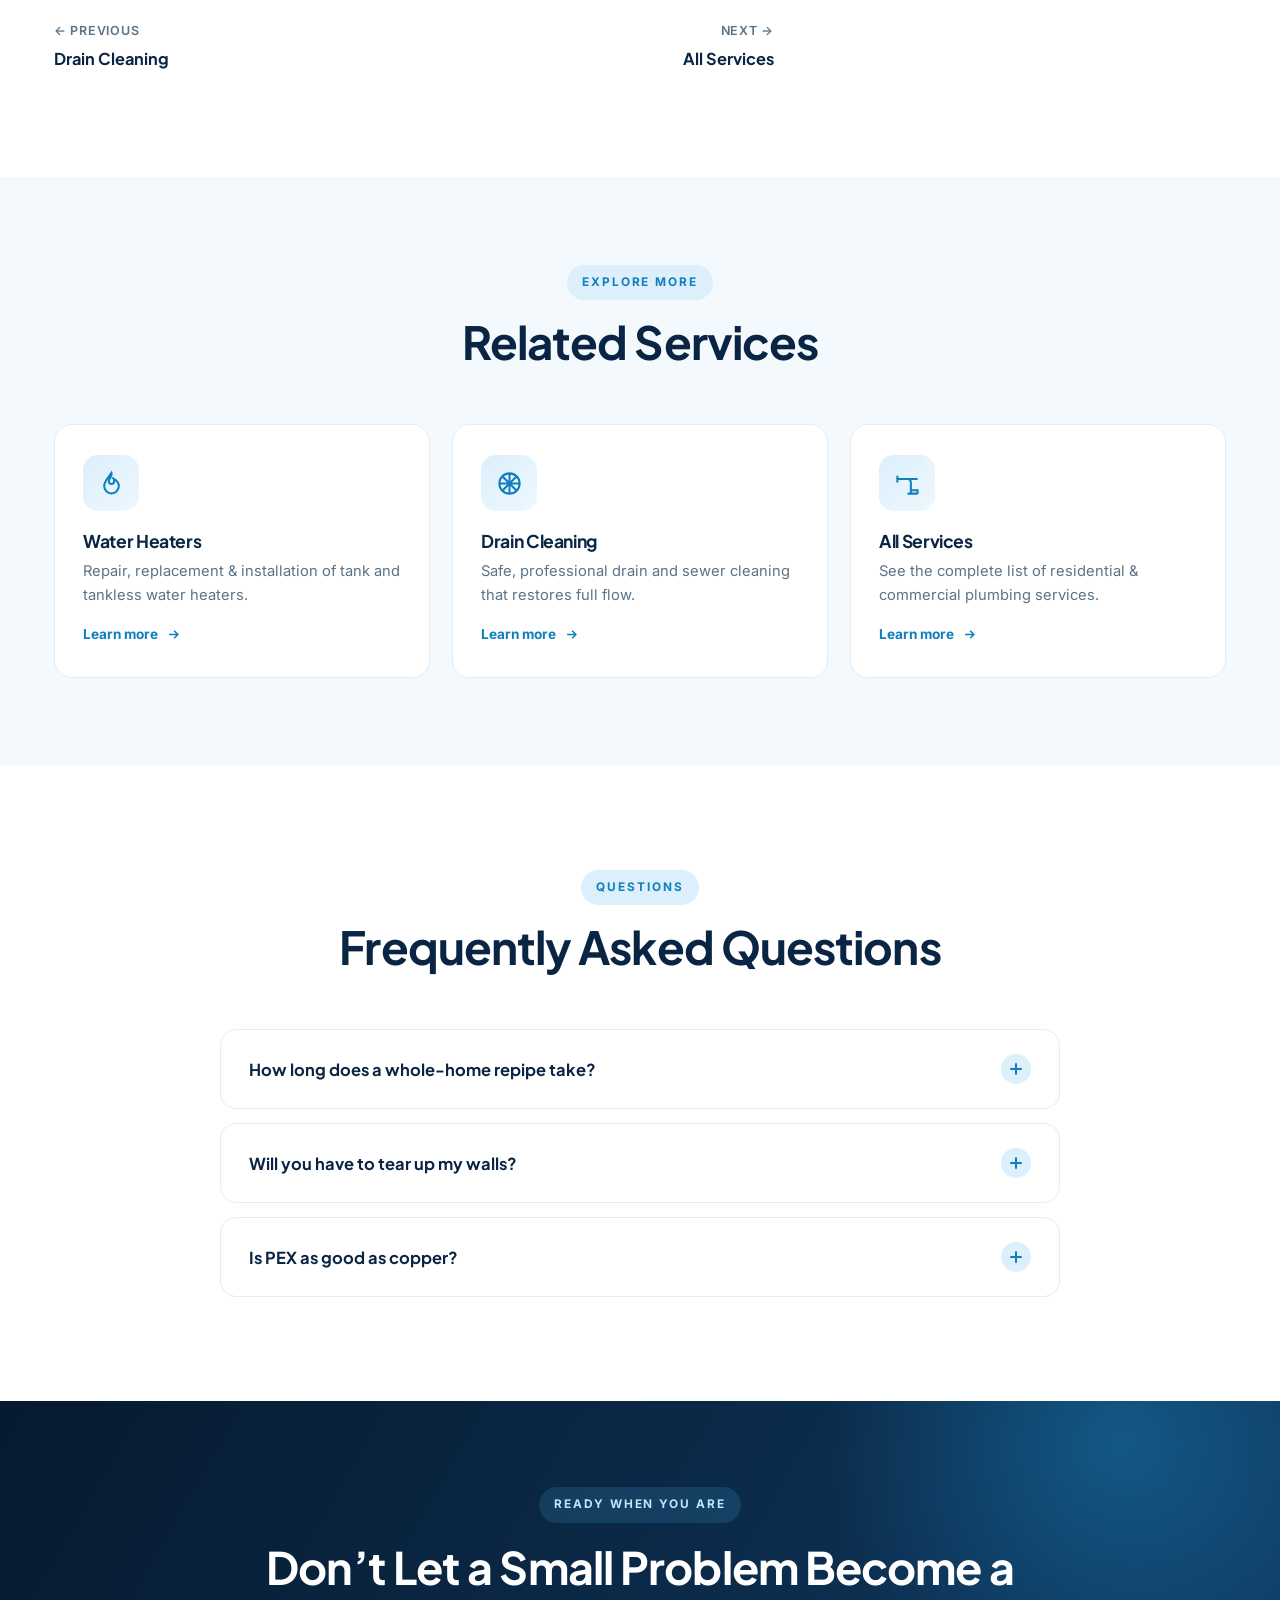
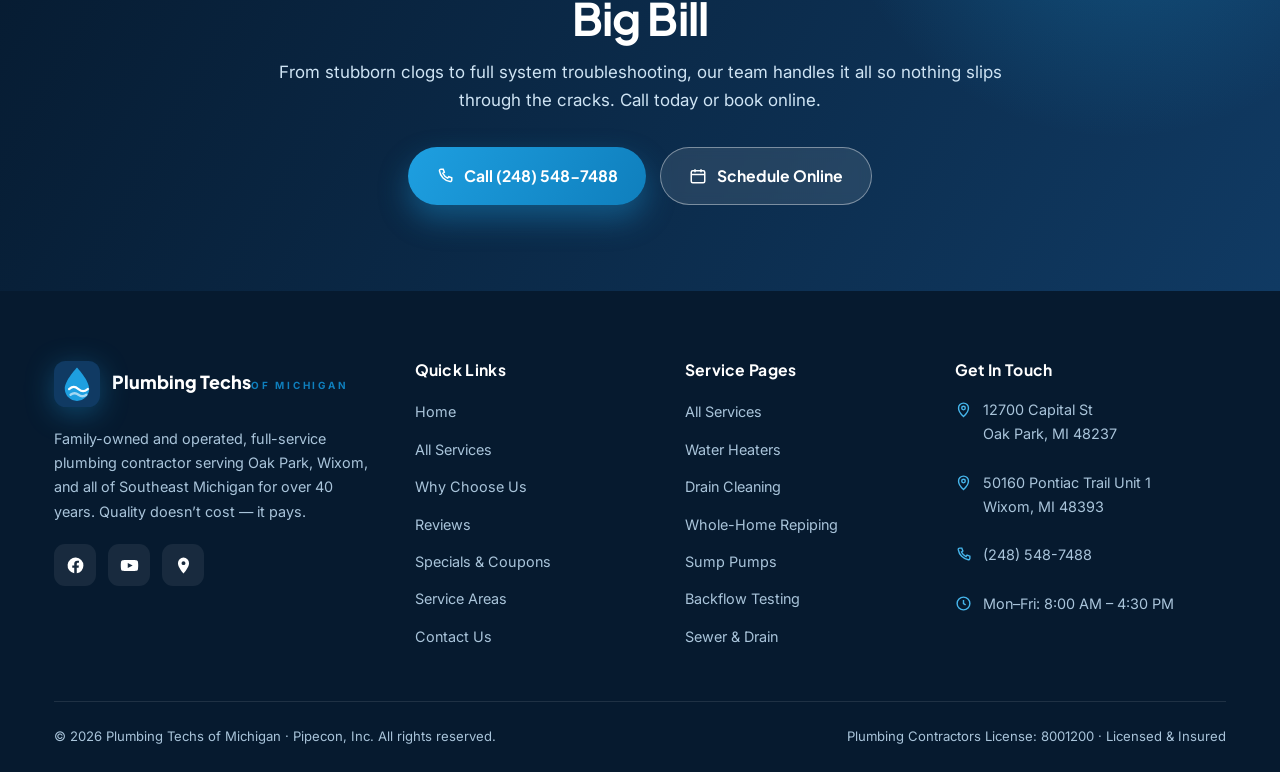
<file: repiping.html>
<!DOCTYPE html>
<html lang="en">
<head>
<meta charset="UTF-8">
<script>document.documentElement.className+=' js';</script>
<meta name="viewport" content="width=device-width, initial-scale=1.0">
<title>Whole-Home Repiping in Oak Park &amp; Metro Detroit | Plumbing Techs</title>
<meta name="description" content="Whole-home repiping in Oak Park, Wixom & Metro Detroit. Replace old pipes with PEX or copper. $200 off and a 2-year labor warranty.">
<link rel="preconnect" href="https://fonts.googleapis.com">
<link rel="preconnect" href="https://fonts.gstatic.com" crossorigin>
<link href="https://fonts.googleapis.com/css2?family=Plus+Jakarta+Sans:wght@400;500;600;700;800&family=Inter:wght@400;500;600;700&display=swap" rel="stylesheet">
<link rel="stylesheet" href="styles.css">
</head>
<body>
<svg width="0" height="0" style="position:absolute" aria-hidden="true">
  <symbol id="i-droplet" viewBox="0 0 24 24"><path d="M12 2.5s6.5 7.2 6.5 11.5a6.5 6.5 0 0 1-13 0C5.5 9.7 12 2.5 12 2.5Z"/></symbol>
  <symbol id="i-flame" viewBox="0 0 24 24"><path d="M12 2.5c1.2 3.4-2.4 4.6-2.4 7.6a2.4 2.4 0 0 0 4.8 0c0-.9-.2-1.6-.6-2.4 2.6 1.4 4.7 3.6 4.7 6.6a6.5 6.5 0 0 1-13 0c0-4.6 3.4-7 6.5-11.8Z"/></symbol>
  <symbol id="i-wrench" viewBox="0 0 24 24"><path d="M15.5 3a5.5 5.5 0 0 0-5 7.7L3 18.2V21h2.8l7.5-7.5A5.5 5.5 0 1 0 15.5 3Zm0 3a2.5 2.5 0 1 1 0 5 2.5 2.5 0 0 1 0-5Z"/></symbol>
  <symbol id="i-drain" viewBox="0 0 24 24"><circle cx="12" cy="12" r="9"/><path d="M12 3v18M3 12h18M5.6 5.6l12.8 12.8M18.4 5.6 5.6 18.4"/></symbol>
  <symbol id="i-pipe" viewBox="0 0 24 24"><path d="M3 8h9a3 3 0 0 1 3 3v10M3 5v6M21 8h-9M15 18h6v3M12 21h9"/></symbol>
  <symbol id="i-shield" viewBox="0 0 24 24"><path d="M12 2.5 20 6v6c0 4.6-3.3 8-8 9.5C7.3 20 4 16.6 4 12V6Z"/><path d="M9 12l2 2 4-4"/></symbol>
  <symbol id="i-star" viewBox="0 0 24 24"><path d="m12 2.8 2.9 5.9 6.5.9-4.7 4.6 1.1 6.5-5.8-3-5.8 3 1.1-6.5L2.6 9.6l6.5-.9Z"/></symbol>
  <symbol id="i-clock" viewBox="0 0 24 24"><circle cx="12" cy="12" r="9"/><path d="M12 7v5l3 2"/></symbol>
  <symbol id="i-phone" viewBox="0 0 24 24"><path d="M6.6 3h3l1.5 4-2 1.4a13 13 0 0 0 6.5 6.5l1.4-2 4 1.5v3a2 2 0 0 1-2.2 2A17 17 0 0 1 4.6 5.2 2 2 0 0 1 6.6 3Z"/></symbol>
  <symbol id="i-pin" viewBox="0 0 24 24"><path d="M12 22s7-6.2 7-12a7 7 0 1 0-14 0c0 5.8 7 12 7 12Z"/><circle cx="12" cy="10" r="2.5"/></symbol>
  <symbol id="i-check" viewBox="0 0 24 24"><path d="M4 12.5 9 17.5 20 6.5"/></symbol>
  <symbol id="i-dollar" viewBox="0 0 24 24"><circle cx="12" cy="12" r="9"/><path d="M12 6.5v11M14.8 9c-.5-1-1.6-1.5-2.8-1.5-1.5 0-2.7.8-2.7 2s1 1.8 2.7 2.2c1.9.4 3 1 3 2.3s-1.4 2-3 2c-1.3 0-2.5-.5-3-1.6"/></symbol>
  <symbol id="i-camera" viewBox="0 0 24 24"><path d="M3 8h3l1.5-2h9L18 8h3v11H3Z"/><circle cx="12" cy="13" r="3.2"/></symbol>
  <symbol id="i-home" viewBox="0 0 24 24"><path d="M3 11 12 3l9 8"/><path d="M5 10v10h14V10"/></symbol>
  <symbol id="i-building" viewBox="0 0 24 24"><path d="M4 21V4h10v17M14 9h6v12M7 8h4M7 12h4M7 16h4M17 13h1M17 17h1"/></symbol>
  <symbol id="i-faucet" viewBox="0 0 24 24"><path d="M3 12h7M7 12V8a2 2 0 0 1 2-2h6a3 3 0 0 1 3 3v1M15 6h3M10 12v3a4 4 0 0 0 4 4"/></symbol>
  <symbol id="i-pump" viewBox="0 0 24 24"><circle cx="12" cy="13" r="5"/><path d="M12 3v5M5 6l3 3M19 6l-3 3M12 18v3M6 13H3M21 13h-3"/></symbol>
  <symbol id="i-truck" viewBox="0 0 24 24"><path d="M2 7h11v9H2zM13 10h4l3 3v3h-7z"/><circle cx="6.5" cy="18" r="1.8"/><circle cx="17" cy="18" r="1.8"/></symbol>
  <symbol id="i-users" viewBox="0 0 24 24"><circle cx="9" cy="8" r="3.2"/><path d="M3 20a6 6 0 0 1 12 0M16 5.2a3.2 3.2 0 0 1 0 6.1M18 20a6 6 0 0 0-2-4.5"/></symbol>
  <symbol id="i-bolt" viewBox="0 0 24 24"><path d="M13 2 4 14h6l-1 8 9-12h-6z"/></symbol>
  <symbol id="i-gauge" viewBox="0 0 24 24"><path d="M4 18a8 8 0 1 1 16 0"/><path d="M12 18l4-6"/></symbol>
  <symbol id="i-tools" viewBox="0 0 24 24"><path d="M4 20 20 4M6.5 3.5 4 6l3 3 2.5-2.5zM17.5 20.5 20 18l-3-3-2.5 2.5z"/></symbol>
  <symbol id="i-arrow" viewBox="0 0 24 24"><path d="M5 12h14M13 6l6 6-6 6"/></symbol>
  <symbol id="i-up" viewBox="0 0 24 24"><path d="M12 19V5M6 11l6-6 6 6"/></symbol>
  <symbol id="i-cal" viewBox="0 0 24 24"><rect x="3" y="5" width="18" height="16" rx="2"/><path d="M3 10h18M8 3v4M16 3v4"/></symbol>
</svg>
<div id="site">
<div class="topbar">
  <div class="wrap">
    <div class="tb-left">
      <span class="tb-item"><svg><use href="#i-pin"/></svg> Oak Park &amp; Wixom, MI</span>
      <span class="tb-item"><svg><use href="#i-clock"/></svg> Mon&ndash;Fri 8:00 AM &ndash; 4:30 PM</span>
      <span class="tb-item"><svg><use href="#i-shield"/></svg> Licensed &amp; Insured</span>
    </div>
    <span class="tb-rating"><b>&#9733;</b> 4.9 Google Rating &middot; 767 Reviews</span>
  </div>
</div>
<header class="site" id="header">
  <div class="wrap">
    <nav class="nav">
      <a href="index.html" class="brand" aria-label="Plumbing Techs of Michigan home">
        <svg class="mark" viewBox="0 0 64 64" aria-hidden="true">
          <rect width="64" height="64" rx="16" fill="#0a2544"/>
          <path d="M32 9C32 9 15 27 15 38.5a17 17 0 0 0 34 0C49 27 32 9 32 9Z" fill="#1e9fe0"/>
          <path d="M21 39c5-4 8-4 13 0s8 4 13 0" fill="none" stroke="#fff" stroke-width="3.2" stroke-linecap="round"/>
          <path d="M23 47c4-3 7-3 11 0s7 3 11 0" fill="none" stroke="#fff" stroke-width="3.2" stroke-linecap="round" opacity=".6"/>
        </svg>
        <span><span class="bname">Plumbing Techs</span><span class="btag">of Michigan</span></span>
      </a>
      <div class="menu" id="menu">
        <a href="index.html">Home</a>
        <div class="has-drop">
          <a href="services.html" class="active">Services</a>
          <div class="drop">
            <span class="head">Service Pages</span>
            <a href="services.html">All Services</a>
            <a href="water-heaters.html">Water Heaters</a>
            <a href="drain-cleaning.html">Drain Cleaning</a>
            <a href="repiping.html" class="active">Repiping</a>
            <a href="sump-pumps.html">Sump Pumps</a>
            <a href="backflow-testing.html">Backflow Testing</a>
          </div>
        </div>
        <a href="index.html#why">Why Us</a>
        <a href="reviews.html">Reviews</a>
        <a href="index.html#specials">Specials</a>
        <a href="contact.html">Contact</a>
      </div>
      <div class="nav-cta">
        <a class="nav-phone" href="tel:+12485487488">
          <span class="ic"><svg><use href="#i-phone"/></svg></span>
          <span><small>Call Today</small>(248) 548-7488</span>
        </a>
        <a class="btn btn-primary" href="contact.html">Book Service</a>
        <button class="burger" id="burger" aria-label="Toggle menu"><i></i><i></i><i></i></button>
      </div>
    </nav>
  </div>
</header>
<section class="page-hero">
  <div class="wrap">
    <div class="crumbs reveal"><a href="index.html">Home</a><span class="sep">/</span><a href="services.html">Services</a><span class="sep">/</span><span class="cur">Whole-Home Repiping</span></div>
    <span class="eyebrow on-dark reveal" style="margin-top:18px">Whole-Home Repiping</span>
    <h1 class="reveal">Whole-Home Repiping Services</h1>
    <p class="reveal">Old, corroded pipes mean low pressure, discolored water, and the constant risk of a leak. Modern PEX or copper repiping restores reliable water throughout your home.</p>
          <div class="hero-cta reveal">
        <a class="btn btn-primary" href="contact.html"><svg><use href="#i-cal"/></svg> Book an Appointment</a>
        <a class="btn btn-ghost" href="tel:+12485487488"><svg><use href="#i-phone"/></svg> (248) 548-7488</a>
      </div>
  </div>
</section>
<section class="section">
  <div class="wrap">
    <div class="detail-grid">
      <div class="prose reveal">
        <p class="lead-in">Many Southeast Michigan homes still run on galvanized steel or early poly pipe that has been quietly failing for decades. Repiping replaces the entire supply system in one project &mdash; so you stop chasing leaks and start enjoying dependable water pressure.</p>
        <img src="repipe.png" alt="New PEX water supply lines installed during a whole-home repipe">

        <h2>Signs Your Home Needs Repiping</h2>
        <ul class="bullets">
          <li><span class="tick"><svg><use href="#i-check"/></svg></span> Rusty, yellow, or discolored water from the tap</li>
          <li><span class="tick"><svg><use href="#i-check"/></svg></span> Low or inconsistent water pressure throughout the house</li>
          <li><span class="tick"><svg><use href="#i-check"/></svg></span> Frequent leaks or pinhole failures in the walls</li>
          <li><span class="tick"><svg><use href="#i-check"/></svg></span> Metallic taste or odor in your drinking water</li>
          <li><span class="tick"><svg><use href="#i-check"/></svg></span> Pipes that are 40+ years old</li>
        </ul>

        <h2>The Repiping Process</h2>
        <div class="steps">
          <div class="step"><div class="n"></div><div><h4>Assessment &amp; plan</h4><p>We map your existing system, confirm the scope, and give you a flat-rate quote before work begins.</p></div></div>
          <div class="step"><div class="n"></div><div><h4>Protect &amp; prep</h4><p>We protect floors and furnishings and plan the routing to minimize cuts and disruption.</p></div></div>
          <div class="step"><div class="n"></div><div><h4>Install</h4><p>New PEX or copper lines are run throughout the home and connected to fixtures.</p></div></div>
          <div class="step"><div class="n"></div><div><h4>Test &amp; restore</h4><p>We pressure-test the system, restore walls and finishes, and leave everything clean.</p></div></div>
        </div>

        <h2>PEX vs. Copper</h2>
        <table class="compare">
          <tr><th>Consideration</th><th>PEX</th><th>Copper</th></tr>
          <tr><td>Cost</td><td>Generally less expensive</td><td>Higher material cost</td></tr>
          <tr><td>Installation</td><td>Flexible &mdash; fewer joints and cuts</td><td>Rigid &mdash; more labor intensive</td></tr>
          <tr><td>Freeze resistance</td><td>Expands and flexes</td><td>Can split when frozen</td></tr>
          <tr><td>Lifespan</td><td>50+ years</td><td>50+ years</td></tr>
          <tr><td>Water quality</td><td>No metallic taste</td><td>Can develop pinhole leaks over time</td></tr>
        </table>

        <h2>Benefits of Repiping</h2>
        <ul class="bullets">
          <li><span class="tick"><svg><use href="#i-check"/></svg></span> Strong, consistent water pressure at every fixture</li>
          <li><span class="tick"><svg><use href="#i-check"/></svg></span> Cleaner, better-tasting water with no rust or sediment</li>
          <li><span class="tick"><svg><use href="#i-check"/></svg></span> Eliminates the cycle of repeat leak repairs</li>
          <li><span class="tick"><svg><use href="#i-check"/></svg></span> Protects your home from hidden water damage</li>
        </ul>

        <h2>What Affects the Cost</h2>
        <p>Every home is different. The final scope depends on the size of your home, the number of fixtures, the material you choose, how accessible the lines are, and whether any drywall or finish repair is needed. We provide a clear, flat-rate quote up front so there are no surprises.</p>
        <div class="page-nav">
          <a href="drain-cleaning.html"><span>&larr; Previous</span><b>Drain Cleaning</b></a>
          <a class="next" href="services.html"><span>Next &rarr;</span><b>All Services</b></a>
        </div>
      </div>
      <aside>
  <div class="side-card side-cta reveal">
    <h3>Need a Plumber Today?</h3>
    <p>Family-owned, licensed &amp; insured. Free, no-obligation estimates and a 2-year labor warranty on every job.</p>
    <a class="btn btn-primary" href="tel:+12485487488"><svg><use href="#i-phone"/></svg> (248) 548-7488</a>
    <a class="btn btn-ghost" href="contact.html"><svg><use href="#i-cal"/></svg> Book Online</a>
  </div>
  <div class="side-card sticky reveal">
    <h3>Service Pages</h3>
    <ul class="side-links">
      <li><a href="services.html">All Services <svg class="arw"><use href="#i-arrow"/></svg></a></li>
      <li><a href="water-heaters.html">Water Heaters <svg class="arw"><use href="#i-arrow"/></svg></a></li>
      <li><a href="drain-cleaning.html">Drain Cleaning <svg class="arw"><use href="#i-arrow"/></svg></a></li>
      <li><a href="repiping.html" class="active">Repiping <svg class="arw"><use href="#i-arrow"/></svg></a></li>
      <li><a href="sump-pumps.html">Sump Pumps <svg class="arw"><use href="#i-arrow"/></svg></a></li>
      <li><a href="backflow-testing.html">Backflow Testing <svg class="arw"><use href="#i-arrow"/></svg></a></li>
    </ul>
  </div>
  <div class="side-card reveal">
    <h3>Oak Park Office</h3>
    <ul class="side-hours">
      <li><span>Mon &ndash; Fri</span><b>8:00 AM &ndash; 4:30 PM</b></li>
      <li><span>Saturday</span><b>Closed</b></li>
      <li><span>Sunday</span><b>Closed</b></li>
    </ul>
    <p style="font-size:.88rem;color:var(--muted);margin-top:16px">12700 Capital St, Oak Park, MI 48237</p>
  </div>
  <div class="side-card reveal" style="border-top:5px solid var(--blue-500)">
    <div style="font-family:'Plus Jakarta Sans',sans-serif;font-weight:800;font-size:2.1rem;color:var(--navy-800);line-height:1">$200 <span style="font-size:.9rem;color:var(--blue-600)">OFF</span></div>
    <h3 style="margin:10px 0 8px">Whole House Repipe Services</h3>
    <p style="font-size:.86rem;color:var(--muted);margin-bottom:16px">Cannot be combined with other offers. Not valid for trip charge or diagnostic fee. One-time use per home.</p>
    <a class="btn btn-primary" href="tel:+12485487488" style="width:100%">Redeem Offer</a>
  </div>
</aside>
    </div>
  </div>
</section>
<section class="section tint related">
  <div class="wrap">
    <div class="section-head reveal">
      <span class="eyebrow">Explore More</span>
      <h2>Related Services</h2>
    </div>
    <div class="svc-grid">
      <a class="svc reveal" href="water-heaters.html">
        <div class="ic"><svg><use href="#i-flame"/></svg></div>
        <h3>Water Heaters</h3>
        <p>Repair, replacement &amp; installation of tank and tankless water heaters.</p>
        <span class="more">Learn more <svg><use href="#i-arrow"/></svg></span>
      </a>
      <a class="svc reveal" href="drain-cleaning.html">
        <div class="ic"><svg><use href="#i-drain"/></svg></div>
        <h3>Drain Cleaning</h3>
        <p>Safe, professional drain and sewer cleaning that restores full flow.</p>
        <span class="more">Learn more <svg><use href="#i-arrow"/></svg></span>
      </a>
      <a class="svc reveal" href="services.html">
        <div class="ic"><svg><use href="#i-pipe"/></svg></div>
        <h3>All Services</h3>
        <p>See the complete list of residential &amp; commercial plumbing services.</p>
        <span class="more">Learn more <svg><use href="#i-arrow"/></svg></span>
      </a>
    </div>
  </div>
</section>
<section class="section">
  <div class="wrap">
    <div class="section-head reveal">
      <span class="eyebrow">Questions</span>
      <h2>Frequently Asked Questions</h2>
    </div>
    <div class="faq">
      <div class="faq-item reveal">
        <button class="faq-q" type="button"><span>How long does a whole-home repipe take?</span><span class="pm" style="position:relative"></span></button>
        <div class="faq-a"><p>Most homes are completed in a few days, depending on size and accessibility. We give you a clear timeline before we start.</p></div>
      </div>
      <div class="faq-item reveal">
        <button class="faq-q" type="button"><span>Will you have to tear up my walls?</span><span class="pm" style="position:relative"></span></button>
        <div class="faq-a"><p>We plan routing to minimize cuts and keep disruption low. Any necessary openings are repaired as part of the project.</p></div>
      </div>
      <div class="faq-item reveal">
        <button class="faq-q" type="button"><span>Is PEX as good as copper?</span><span class="pm" style="position:relative"></span></button>
        <div class="faq-a"><p>Both last 50+ years. PEX is flexible, cost-effective, and freeze-resistant; copper is rigid and time-tested. We&rsquo;ll recommend the best fit for your home.</p></div>
      </div>
    </div>
  </div>
</section><section class="cta-band">
  <div class="wrap">
    <span class="eyebrow on-dark reveal">Ready When You Are</span>
    <h2 class="reveal" style="margin-top:18px">Don&rsquo;t Let a Small Problem Become a Big Bill</h2>
    <p class="reveal">From stubborn clogs to full system troubleshooting, our team handles it all so nothing slips through the cracks. Call today or book online.</p>
    <div class="btns reveal">
      <a class="btn btn-primary" href="tel:+12485487488"><svg><use href="#i-phone"/></svg> Call (248) 548-7488</a>
      <a class="btn btn-ghost" href="contact.html"><svg><use href="#i-cal"/></svg> Schedule Online</a>
    </div>
  </div>
</section>
<footer class="site">
  <div class="wrap">
    <div class="foot-grid">
      <div class="foot-brand">
        <a href="index.html" class="brand">
          <svg class="mark" viewBox="0 0 64 64" aria-hidden="true">
            <rect width="64" height="64" rx="16" fill="#103a63"/>
            <path d="M32 9C32 9 15 27 15 38.5a17 17 0 0 0 34 0C49 27 32 9 32 9Z" fill="#1e9fe0"/>
            <path d="M21 39c5-4 8-4 13 0s8 4 13 0" fill="none" stroke="#fff" stroke-width="3.2" stroke-linecap="round"/>
            <path d="M23 47c4-3 7-3 11 0s7 3 11 0" fill="none" stroke="#fff" stroke-width="3.2" stroke-linecap="round" opacity=".6"/>
          </svg>
          <span><span class="bname">Plumbing Techs</span><span class="btag">of Michigan</span></span>
        </a>
        <p>Family-owned and operated, full-service plumbing contractor serving Oak Park, Wixom, and all of Southeast Michigan for over 40 years. Quality doesn&rsquo;t cost &mdash; it pays.</p>
        <div class="foot-social">
          <a href="https://www.facebook.com/PlumbingTechs/" target="_blank" rel="noopener" aria-label="Facebook"><svg viewBox="0 0 24 24"><path d="M22 12a10 10 0 1 0-11.6 9.9v-7H7.9V12h2.5V9.8c0-2.5 1.5-3.9 3.8-3.9 1.1 0 2.2.2 2.2.2v2.4h-1.2c-1.2 0-1.6.8-1.6 1.6V12h2.7l-.4 2.9h-2.3v7A10 10 0 0 0 22 12Z"/></svg></a>
          <a href="https://www.youtube.com/channel/UCJ6lZF2xFOyuhiUlNZ8nlFQ/" target="_blank" rel="noopener" aria-label="YouTube"><svg viewBox="0 0 24 24"><path d="M23 12s0-3.3-.4-4.9a2.6 2.6 0 0 0-1.8-1.8C19.2 5 12 5 12 5s-7.2 0-8.8.3a2.6 2.6 0 0 0-1.8 1.8C1 8.7 1 12 1 12s0 3.3.4 4.9a2.6 2.6 0 0 0 1.8 1.8C4.8 19 12 19 12 19s7.2 0 8.8-.3a2.6 2.6 0 0 0 1.8-1.8C23 15.3 23 12 23 12ZM9.8 15.1V8.9l6.2 3.1Z"/></svg></a>
          <a href="https://www.google.com/maps?cid=15739237099503350613" target="_blank" rel="noopener" aria-label="Google Maps"><svg viewBox="0 0 24 24"><path d="M12 2a7 7 0 0 0-7 7c0 5.3 7 13 7 13s7-7.7 7-13a7 7 0 0 0-7-7Zm0 9.5A2.5 2.5 0 1 1 12 6.5a2.5 2.5 0 0 1 0 5Z"/></svg></a>
        </div>
      </div>
      <div>
        <h4>Quick Links</h4>
        <ul class="foot-links">
          <li><a href="index.html">Home</a></li>
          <li><a href="services.html">All Services</a></li>
          <li><a href="index.html#why">Why Choose Us</a></li>
          <li><a href="reviews.html">Reviews</a></li>
          <li><a href="index.html#specials">Specials &amp; Coupons</a></li>
          <li><a href="index.html#areas">Service Areas</a></li>
          <li><a href="contact.html">Contact Us</a></li>
        </ul>
      </div>
      <div>
        <h4>Service Pages</h4>
        <ul class="foot-links">
          <li><a href="services.html">All Services</a></li>
          <li><a href="water-heaters.html">Water Heaters</a></li>
          <li><a href="drain-cleaning.html">Drain Cleaning</a></li>
          <li><a href="repiping.html">Whole-Home Repiping</a></li>
          <li><a href="sump-pumps.html">Sump Pumps</a></li>
          <li><a href="backflow-testing.html">Backflow Testing</a></li>
          <li><a href="services.html#sewer">Sewer &amp; Drain</a></li>
        </ul>
      </div>
      <div>
        <h4>Get In Touch</h4>
        <ul class="foot-links foot-contact" style="list-style:none">
          <li><svg><use href="#i-pin"/></svg><span>12700 Capital St<br>Oak Park, MI 48237</span></li>
          <li><svg><use href="#i-pin"/></svg><span>50160 Pontiac Trail Unit 1<br>Wixom, MI 48393</span></li>
          <li><svg><use href="#i-phone"/></svg><a href="tel:+12485487488">(248) 548-7488</a></li>
          <li><svg><use href="#i-clock"/></svg><span>Mon&ndash;Fri: 8:00 AM &ndash; 4:30 PM</span></li>
        </ul>
      </div>
    </div>
    <div class="foot-bottom">
      <span>&copy; <span id="year"></span> Plumbing Techs of Michigan &middot; Pipecon, Inc. All rights reserved.</span>
      <span>Plumbing Contractors License: 8001200 &middot; Licensed &amp; Insured</span>
    </div>
  </div>
</footer>
<a class="float-call" href="tel:+12485487488"><svg><use href="#i-phone"/></svg><span>Call Now</span></a>
<button class="top-btn" id="topBtn" aria-label="Back to top"><svg><use href="#i-up"/></svg></button>
</div>
<script src="site.js"></script>
</body>
</html>
</file>
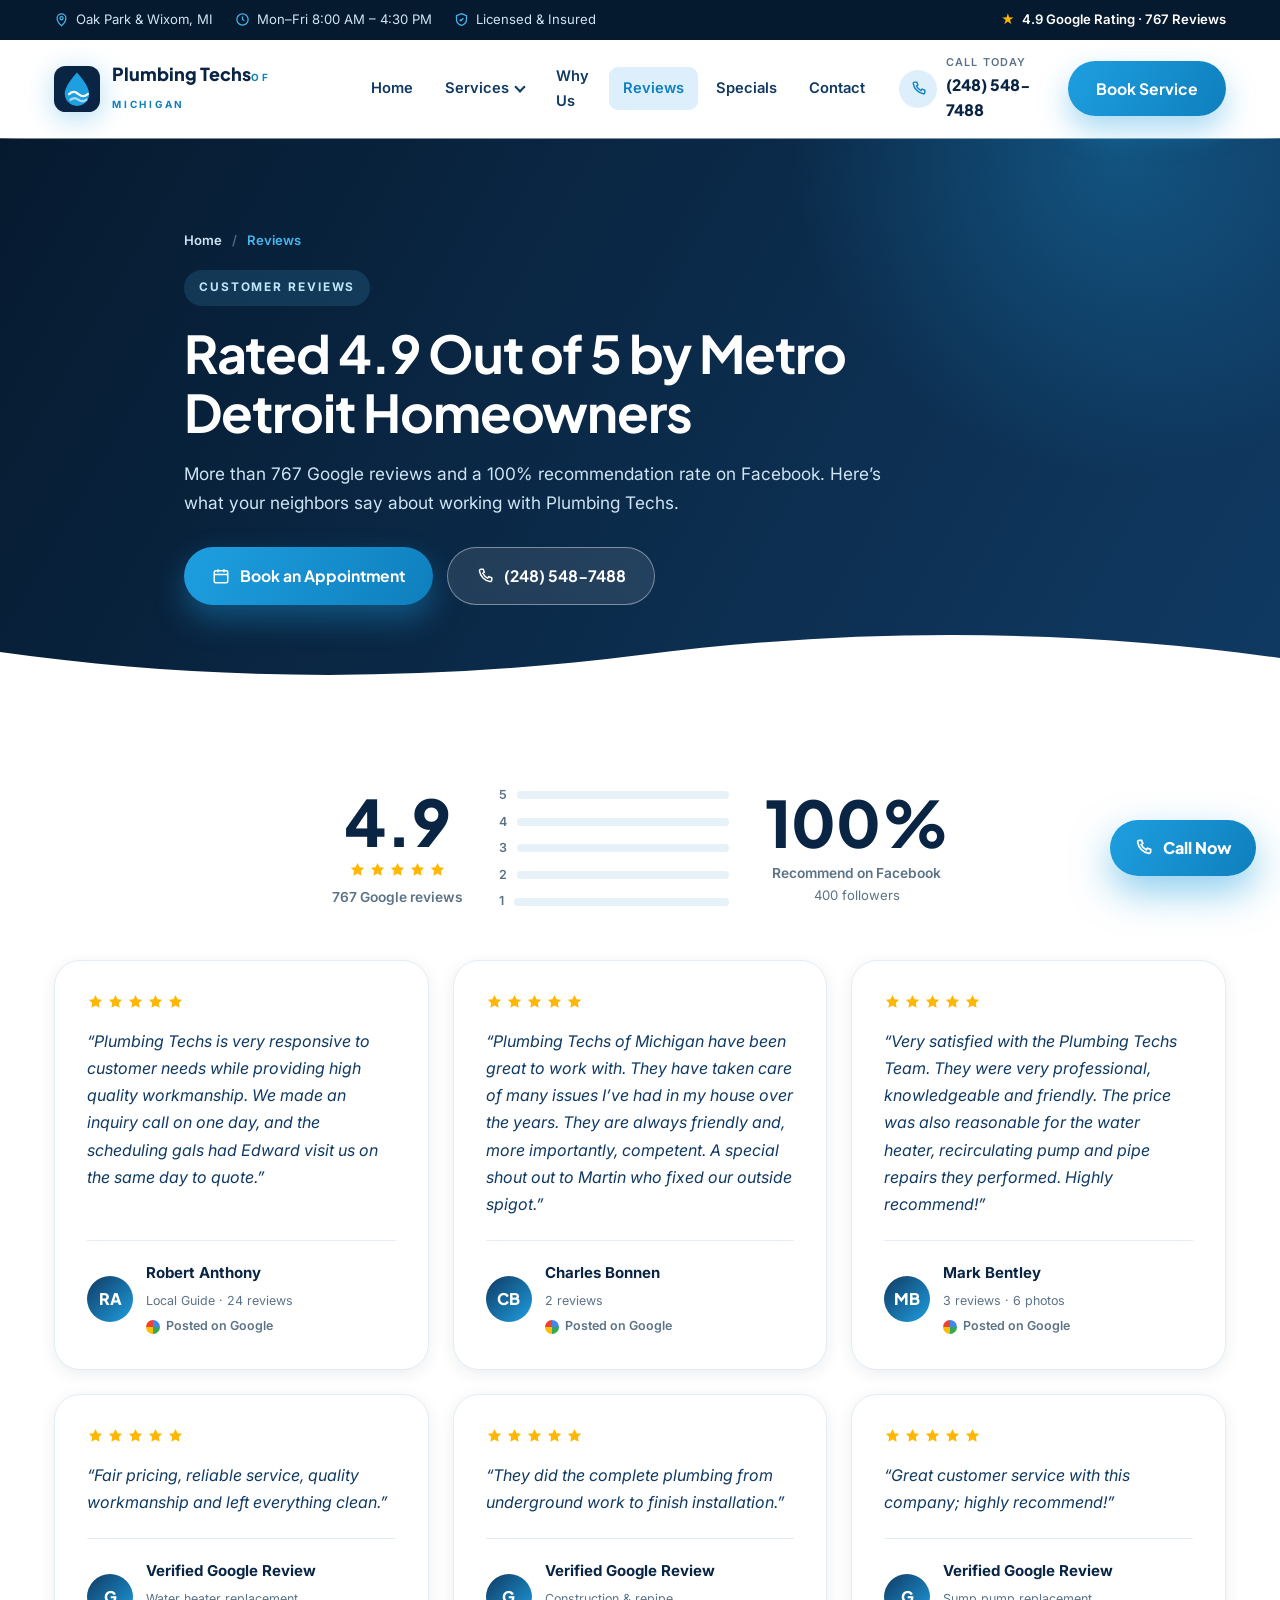
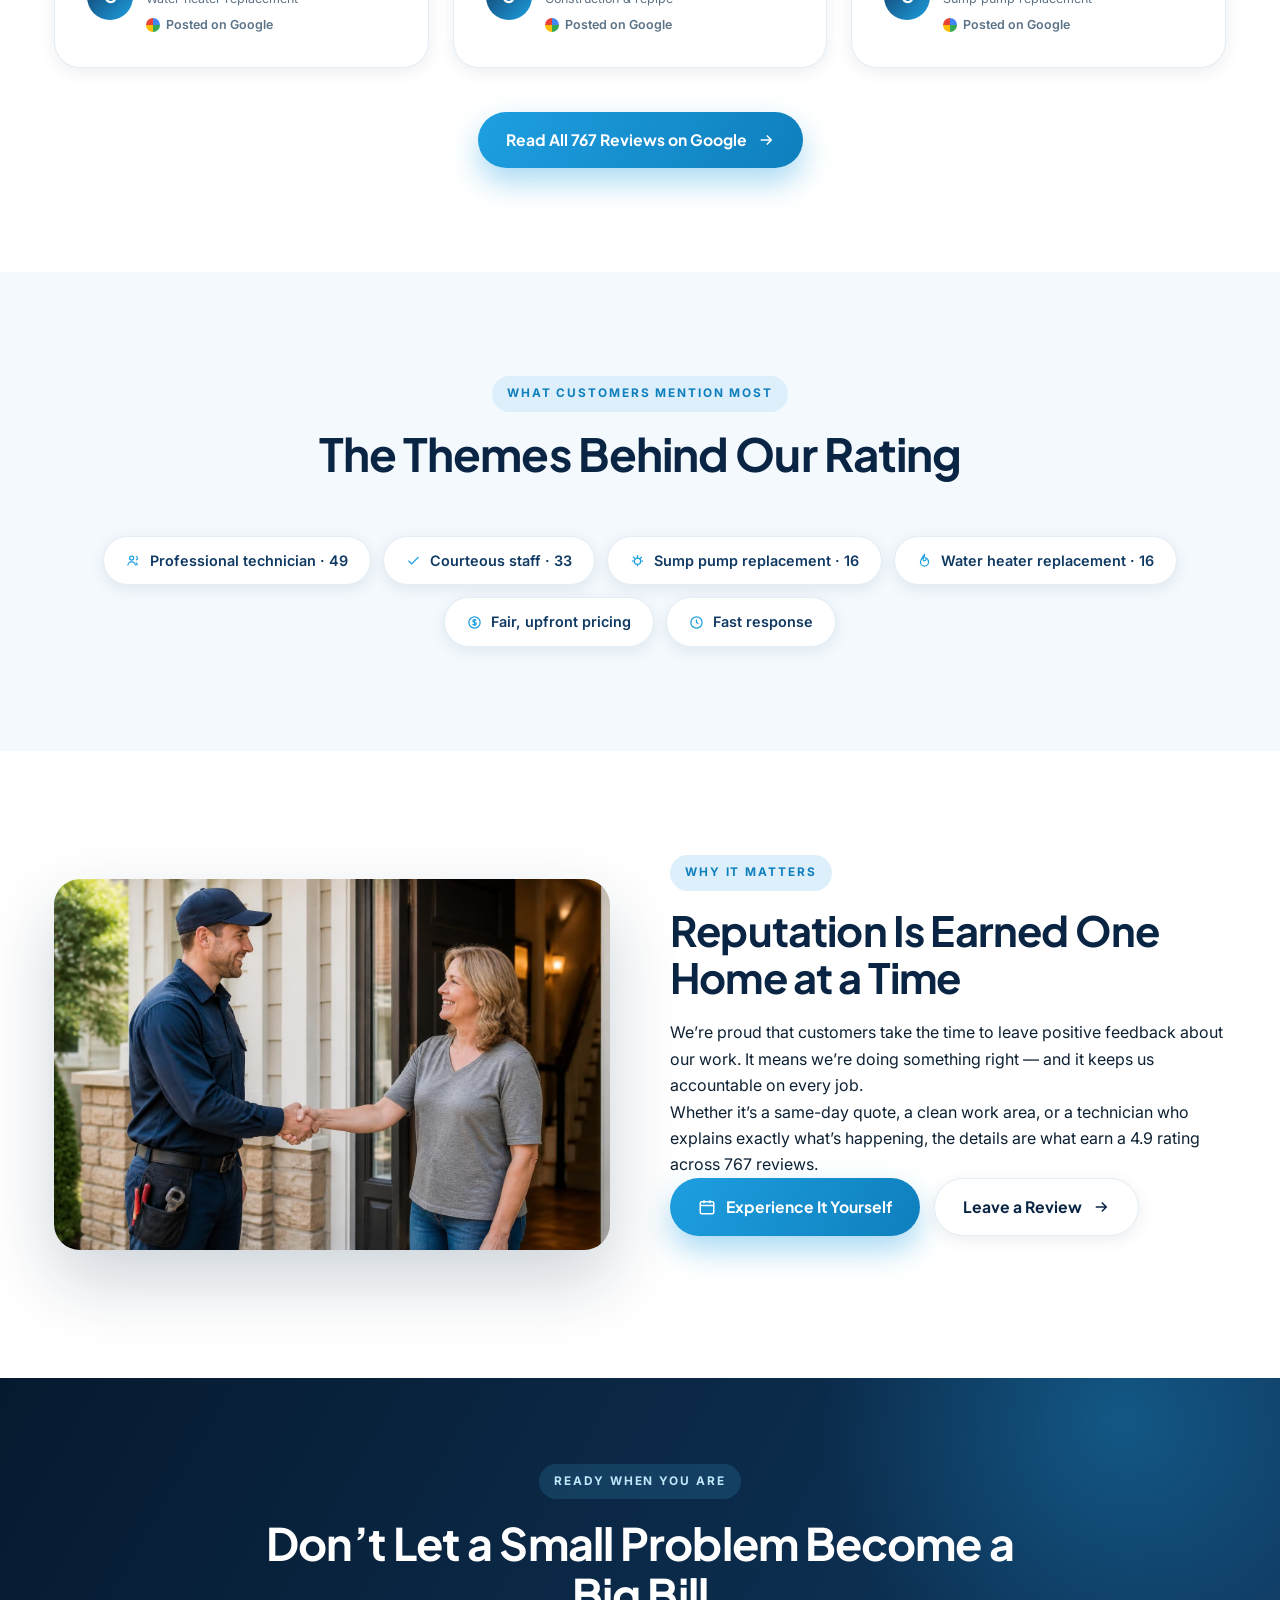
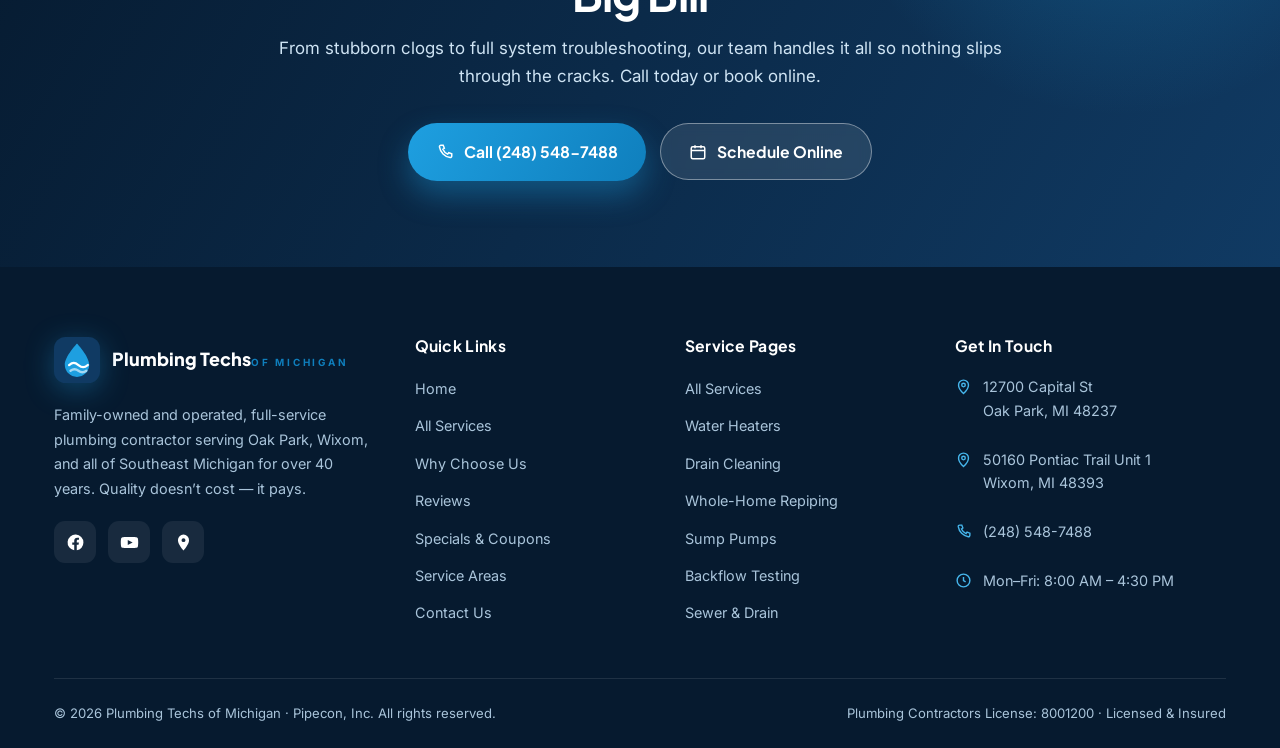
<file: reviews.html>
<!DOCTYPE html>
<html lang="en">
<head>
<meta charset="UTF-8">
<script>document.documentElement.className+=' js';</script>
<meta name="viewport" content="width=device-width, initial-scale=1.0">
<title>Customer Reviews | Plumbing Techs of Michigan</title>
<meta name="description" content="Read 767+ Google reviews for Plumbing Techs of Michigan. Rated 4.9 out of 5 and 100% recommended on Facebook. Serving Oak Park, Wixom & Metro Detroit.">
<link rel="preconnect" href="https://fonts.googleapis.com">
<link rel="preconnect" href="https://fonts.gstatic.com" crossorigin>
<link href="https://fonts.googleapis.com/css2?family=Plus+Jakarta+Sans:wght@400;500;600;700;800&family=Inter:wght@400;500;600;700&display=swap" rel="stylesheet">
<link rel="stylesheet" href="styles.css">
</head>
<body>
<svg width="0" height="0" style="position:absolute" aria-hidden="true">
  <symbol id="i-droplet" viewBox="0 0 24 24"><path d="M12 2.5s6.5 7.2 6.5 11.5a6.5 6.5 0 0 1-13 0C5.5 9.7 12 2.5 12 2.5Z"/></symbol>
  <symbol id="i-flame" viewBox="0 0 24 24"><path d="M12 2.5c1.2 3.4-2.4 4.6-2.4 7.6a2.4 2.4 0 0 0 4.8 0c0-.9-.2-1.6-.6-2.4 2.6 1.4 4.7 3.6 4.7 6.6a6.5 6.5 0 0 1-13 0c0-4.6 3.4-7 6.5-11.8Z"/></symbol>
  <symbol id="i-wrench" viewBox="0 0 24 24"><path d="M15.5 3a5.5 5.5 0 0 0-5 7.7L3 18.2V21h2.8l7.5-7.5A5.5 5.5 0 1 0 15.5 3Zm0 3a2.5 2.5 0 1 1 0 5 2.5 2.5 0 0 1 0-5Z"/></symbol>
  <symbol id="i-drain" viewBox="0 0 24 24"><circle cx="12" cy="12" r="9"/><path d="M12 3v18M3 12h18M5.6 5.6l12.8 12.8M18.4 5.6 5.6 18.4"/></symbol>
  <symbol id="i-pipe" viewBox="0 0 24 24"><path d="M3 8h9a3 3 0 0 1 3 3v10M3 5v6M21 8h-9M15 18h6v3M12 21h9"/></symbol>
  <symbol id="i-shield" viewBox="0 0 24 24"><path d="M12 2.5 20 6v6c0 4.6-3.3 8-8 9.5C7.3 20 4 16.6 4 12V6Z"/><path d="M9 12l2 2 4-4"/></symbol>
  <symbol id="i-star" viewBox="0 0 24 24"><path d="m12 2.8 2.9 5.9 6.5.9-4.7 4.6 1.1 6.5-5.8-3-5.8 3 1.1-6.5L2.6 9.6l6.5-.9Z"/></symbol>
  <symbol id="i-clock" viewBox="0 0 24 24"><circle cx="12" cy="12" r="9"/><path d="M12 7v5l3 2"/></symbol>
  <symbol id="i-phone" viewBox="0 0 24 24"><path d="M6.6 3h3l1.5 4-2 1.4a13 13 0 0 0 6.5 6.5l1.4-2 4 1.5v3a2 2 0 0 1-2.2 2A17 17 0 0 1 4.6 5.2 2 2 0 0 1 6.6 3Z"/></symbol>
  <symbol id="i-pin" viewBox="0 0 24 24"><path d="M12 22s7-6.2 7-12a7 7 0 1 0-14 0c0 5.8 7 12 7 12Z"/><circle cx="12" cy="10" r="2.5"/></symbol>
  <symbol id="i-check" viewBox="0 0 24 24"><path d="M4 12.5 9 17.5 20 6.5"/></symbol>
  <symbol id="i-dollar" viewBox="0 0 24 24"><circle cx="12" cy="12" r="9"/><path d="M12 6.5v11M14.8 9c-.5-1-1.6-1.5-2.8-1.5-1.5 0-2.7.8-2.7 2s1 1.8 2.7 2.2c1.9.4 3 1 3 2.3s-1.4 2-3 2c-1.3 0-2.5-.5-3-1.6"/></symbol>
  <symbol id="i-camera" viewBox="0 0 24 24"><path d="M3 8h3l1.5-2h9L18 8h3v11H3Z"/><circle cx="12" cy="13" r="3.2"/></symbol>
  <symbol id="i-home" viewBox="0 0 24 24"><path d="M3 11 12 3l9 8"/><path d="M5 10v10h14V10"/></symbol>
  <symbol id="i-building" viewBox="0 0 24 24"><path d="M4 21V4h10v17M14 9h6v12M7 8h4M7 12h4M7 16h4M17 13h1M17 17h1"/></symbol>
  <symbol id="i-faucet" viewBox="0 0 24 24"><path d="M3 12h7M7 12V8a2 2 0 0 1 2-2h6a3 3 0 0 1 3 3v1M15 6h3M10 12v3a4 4 0 0 0 4 4"/></symbol>
  <symbol id="i-pump" viewBox="0 0 24 24"><circle cx="12" cy="13" r="5"/><path d="M12 3v5M5 6l3 3M19 6l-3 3M12 18v3M6 13H3M21 13h-3"/></symbol>
  <symbol id="i-truck" viewBox="0 0 24 24"><path d="M2 7h11v9H2zM13 10h4l3 3v3h-7z"/><circle cx="6.5" cy="18" r="1.8"/><circle cx="17" cy="18" r="1.8"/></symbol>
  <symbol id="i-users" viewBox="0 0 24 24"><circle cx="9" cy="8" r="3.2"/><path d="M3 20a6 6 0 0 1 12 0M16 5.2a3.2 3.2 0 0 1 0 6.1M18 20a6 6 0 0 0-2-4.5"/></symbol>
  <symbol id="i-bolt" viewBox="0 0 24 24"><path d="M13 2 4 14h6l-1 8 9-12h-6z"/></symbol>
  <symbol id="i-gauge" viewBox="0 0 24 24"><path d="M4 18a8 8 0 1 1 16 0"/><path d="M12 18l4-6"/></symbol>
  <symbol id="i-tools" viewBox="0 0 24 24"><path d="M4 20 20 4M6.5 3.5 4 6l3 3 2.5-2.5zM17.5 20.5 20 18l-3-3-2.5 2.5z"/></symbol>
  <symbol id="i-arrow" viewBox="0 0 24 24"><path d="M5 12h14M13 6l6 6-6 6"/></symbol>
  <symbol id="i-up" viewBox="0 0 24 24"><path d="M12 19V5M6 11l6-6 6 6"/></symbol>
  <symbol id="i-cal" viewBox="0 0 24 24"><rect x="3" y="5" width="18" height="16" rx="2"/><path d="M3 10h18M8 3v4M16 3v4"/></symbol>
</svg>
<div id="site">
<div class="topbar">
  <div class="wrap">
    <div class="tb-left">
      <span class="tb-item"><svg><use href="#i-pin"/></svg> Oak Park &amp; Wixom, MI</span>
      <span class="tb-item"><svg><use href="#i-clock"/></svg> Mon&ndash;Fri 8:00 AM &ndash; 4:30 PM</span>
      <span class="tb-item"><svg><use href="#i-shield"/></svg> Licensed &amp; Insured</span>
    </div>
    <span class="tb-rating"><b>&#9733;</b> 4.9 Google Rating &middot; 767 Reviews</span>
  </div>
</div>
<header class="site" id="header">
  <div class="wrap">
    <nav class="nav">
      <a href="index.html" class="brand" aria-label="Plumbing Techs of Michigan home">
        <svg class="mark" viewBox="0 0 64 64" aria-hidden="true">
          <rect width="64" height="64" rx="16" fill="#0a2544"/>
          <path d="M32 9C32 9 15 27 15 38.5a17 17 0 0 0 34 0C49 27 32 9 32 9Z" fill="#1e9fe0"/>
          <path d="M21 39c5-4 8-4 13 0s8 4 13 0" fill="none" stroke="#fff" stroke-width="3.2" stroke-linecap="round"/>
          <path d="M23 47c4-3 7-3 11 0s7 3 11 0" fill="none" stroke="#fff" stroke-width="3.2" stroke-linecap="round" opacity=".6"/>
        </svg>
        <span><span class="bname">Plumbing Techs</span><span class="btag">of Michigan</span></span>
      </a>
      <div class="menu" id="menu">
        <a href="index.html">Home</a>
        <div class="has-drop">
          <a href="services.html">Services</a>
          <div class="drop">
            <span class="head">Service Pages</span>
            <a href="services.html">All Services</a>
            <a href="water-heaters.html">Water Heaters</a>
            <a href="drain-cleaning.html">Drain Cleaning</a>
            <a href="repiping.html">Repiping</a>
            <a href="sump-pumps.html">Sump Pumps</a>
            <a href="backflow-testing.html">Backflow Testing</a>
          </div>
        </div>
        <a href="index.html#why">Why Us</a>
        <a href="reviews.html" class="active">Reviews</a>
        <a href="index.html#specials">Specials</a>
        <a href="contact.html">Contact</a>
      </div>
      <div class="nav-cta">
        <a class="nav-phone" href="tel:+12485487488">
          <span class="ic"><svg><use href="#i-phone"/></svg></span>
          <span><small>Call Today</small>(248) 548-7488</span>
        </a>
        <a class="btn btn-primary" href="contact.html">Book Service</a>
        <button class="burger" id="burger" aria-label="Toggle menu"><i></i><i></i><i></i></button>
      </div>
    </nav>
  </div>
</header>
<section class="page-hero">
  <div class="wrap">
    <div class="crumbs reveal"><a href="index.html">Home</a><span class="sep">/</span><span class="cur">Reviews</span></div>
    <span class="eyebrow on-dark reveal" style="margin-top:18px">Customer Reviews</span>
    <h1 class="reveal">Rated 4.9 Out of 5 by Metro Detroit Homeowners</h1>
    <p class="reveal">More than 767 Google reviews and a 100% recommendation rate on Facebook. Here&rsquo;s what your neighbors say about working with Plumbing Techs.</p>
    <div class="hero-cta reveal">
      <a class="btn btn-primary" href="contact.html"><svg><use href="#i-cal"/></svg> Book an Appointment</a>
      <a class="btn btn-ghost" href="tel:+12485487488"><svg><use href="#i-phone"/></svg> (248) 548-7488</a>
    </div>
  </div>
</section>
<section class="section">
  <div class="wrap">
    <div class="rev-head reveal">
      <div class="rev-score">
        <b>4.9</b>
        <div class="stars" style="justify-content:center;margin:8px 0"><svg><use href="#i-star"/></svg><svg><use href="#i-star"/></svg><svg><use href="#i-star"/></svg><svg><use href="#i-star"/></svg><svg><use href="#i-star"/></svg></div>
        <div style="color:var(--muted);font-size:.86rem;font-weight:600">767 Google reviews</div>
      </div>
      <div class="rev-bars">
        <div class="rev-bar"><span>5</span><span class="track"><span class="fill" style="width:94%"></span></span></div>
        <div class="rev-bar"><span>4</span><span class="track"><span class="fill" style="width:5%"></span></span></div>
        <div class="rev-bar"><span>3</span><span class="track"><span class="fill" style="width:1%"></span></span></div>
        <div class="rev-bar"><span>2</span><span class="track"><span class="fill" style="width:0%"></span></span></div>
        <div class="rev-bar"><span>1</span><span class="track"><span class="fill" style="width:0%"></span></span></div>
      </div>
      <div class="rev-score">
        <b>100%</b>
        <div style="color:var(--muted);font-size:.86rem;font-weight:600;margin-top:8px">Recommend on Facebook</div>
        <div style="color:var(--muted);font-size:.82rem">400 followers</div>
      </div>
    </div>
    <div class="rev-grid">
      <div class="rev reveal">
        <div class="stars"><svg><use href="#i-star"/></svg><svg><use href="#i-star"/></svg><svg><use href="#i-star"/></svg><svg><use href="#i-star"/></svg><svg><use href="#i-star"/></svg></div>
        <p class="quote">&ldquo;Plumbing Techs is very responsive to customer needs while providing high quality workmanship. We made an inquiry call on one day, and the scheduling gals had Edward visit us on the same day to quote.&rdquo;</p>
        <div class="who">
          <div class="avatar">RA</div>
          <div><b>Robert Anthony</b><span>Local Guide &middot; 24 reviews</span>
          <span class="glogo"><i></i> Posted on Google</span></div>
        </div>
      </div>
      <div class="rev reveal">
        <div class="stars"><svg><use href="#i-star"/></svg><svg><use href="#i-star"/></svg><svg><use href="#i-star"/></svg><svg><use href="#i-star"/></svg><svg><use href="#i-star"/></svg></div>
        <p class="quote">&ldquo;Plumbing Techs of Michigan have been great to work with. They have taken care of many issues I&rsquo;ve had in my house over the years. They are always friendly and, more importantly, competent. A special shout out to Martin who fixed our outside spigot.&rdquo;</p>
        <div class="who">
          <div class="avatar">CB</div>
          <div><b>Charles Bonnen</b><span>2 reviews</span>
          <span class="glogo"><i></i> Posted on Google</span></div>
        </div>
      </div>
      <div class="rev reveal">
        <div class="stars"><svg><use href="#i-star"/></svg><svg><use href="#i-star"/></svg><svg><use href="#i-star"/></svg><svg><use href="#i-star"/></svg><svg><use href="#i-star"/></svg></div>
        <p class="quote">&ldquo;Very satisfied with the Plumbing Techs Team. They were very professional, knowledgeable and friendly. The price was also reasonable for the water heater, recirculating pump and pipe repairs they performed. Highly recommend!&rdquo;</p>
        <div class="who">
          <div class="avatar">MB</div>
          <div><b>Mark Bentley</b><span>3 reviews &middot; 6 photos</span>
          <span class="glogo"><i></i> Posted on Google</span></div>
        </div>
      </div>
      <div class="rev reveal">
        <div class="stars"><svg><use href="#i-star"/></svg><svg><use href="#i-star"/></svg><svg><use href="#i-star"/></svg><svg><use href="#i-star"/></svg><svg><use href="#i-star"/></svg></div>
        <p class="quote">&ldquo;Fair pricing, reliable service, quality workmanship and left everything clean.&rdquo;</p>
        <div class="who">
          <div class="avatar">G</div>
          <div><b>Verified Google Review</b><span>Water heater replacement</span>
          <span class="glogo"><i></i> Posted on Google</span></div>
        </div>
      </div>
      <div class="rev reveal">
        <div class="stars"><svg><use href="#i-star"/></svg><svg><use href="#i-star"/></svg><svg><use href="#i-star"/></svg><svg><use href="#i-star"/></svg><svg><use href="#i-star"/></svg></div>
        <p class="quote">&ldquo;They did the complete plumbing from underground work to finish installation.&rdquo;</p>
        <div class="who">
          <div class="avatar">G</div>
          <div><b>Verified Google Review</b><span>Construction &amp; repipe</span>
          <span class="glogo"><i></i> Posted on Google</span></div>
        </div>
      </div>
      <div class="rev reveal">
        <div class="stars"><svg><use href="#i-star"/></svg><svg><use href="#i-star"/></svg><svg><use href="#i-star"/></svg><svg><use href="#i-star"/></svg><svg><use href="#i-star"/></svg></div>
        <p class="quote">&ldquo;Great customer service with this company; highly recommend!&rdquo;</p>
        <div class="who">
          <div class="avatar">G</div>
          <div><b>Verified Google Review</b><span>Sump pump replacement</span>
          <span class="glogo"><i></i> Posted on Google</span></div>
        </div>
      </div>
    </div>
    <div class="svc-more reveal">
      <a class="btn btn-primary" href="https://www.google.com/maps?cid=15739237099503350613" target="_blank" rel="noopener">Read All 767 Reviews on Google <svg><use href="#i-arrow"/></svg></a>
    </div>
  </div>
</section>
<section class="section tint">
  <div class="wrap">
    <div class="section-head reveal">
      <span class="eyebrow">What Customers Mention Most</span>
      <h2>The Themes Behind Our Rating</h2>
    </div>
    <div class="areas reveal">
      <span class="area-pill"><svg><use href="#i-users"/></svg> Professional technician &middot; 49</span>
      <span class="area-pill"><svg><use href="#i-check"/></svg> Courteous staff &middot; 33</span>
      <span class="area-pill"><svg><use href="#i-pump"/></svg> Sump pump replacement &middot; 16</span>
      <span class="area-pill"><svg><use href="#i-flame"/></svg> Water heater replacement &middot; 16</span>
      <span class="area-pill"><svg><use href="#i-dollar"/></svg> Fair, upfront pricing</span>
      <span class="area-pill"><svg><use href="#i-clock"/></svg> Fast response</span>
    </div>
  </div>
</section>
<section class="section">
  <div class="wrap">
    <div class="about-grid">
      <div class="about-media reveal"><img src="handshake.png" alt="Plumbing Techs technician with a happy homeowner"></div>
      <div class="about-content reveal">
        <span class="eyebrow">Why It Matters</span>
        <h2 style="font-size:clamp(1.85rem,3.6vw,2.6rem);color:var(--navy-800);margin:16px 0 18px">Reputation Is Earned One Home at a Time</h2>
        <p>We&rsquo;re proud that customers take the time to leave positive feedback about our work. It means we&rsquo;re doing something right &mdash; and it keeps us accountable on every job.</p>
        <p>Whether it&rsquo;s a same-day quote, a clean work area, or a technician who explains exactly what&rsquo;s happening, the details are what earn a 4.9 rating across 767 reviews.</p>
        <div class="hero-cta">
          <a class="btn btn-primary" href="contact.html"><svg><use href="#i-cal"/></svg> Experience It Yourself</a>
          <a class="btn btn-outline" href="https://www.google.com/maps?cid=15739237099503350613" target="_blank" rel="noopener">Leave a Review <svg><use href="#i-arrow"/></svg></a>
        </div>
      </div>
    </div>
  </div>
</section>
<section class="cta-band">
  <div class="wrap">
    <span class="eyebrow on-dark reveal">Ready When You Are</span>
    <h2 class="reveal" style="margin-top:18px">Don&rsquo;t Let a Small Problem Become a Big Bill</h2>
    <p class="reveal">From stubborn clogs to full system troubleshooting, our team handles it all so nothing slips through the cracks. Call today or book online.</p>
    <div class="btns reveal">
      <a class="btn btn-primary" href="tel:+12485487488"><svg><use href="#i-phone"/></svg> Call (248) 548-7488</a>
      <a class="btn btn-ghost" href="contact.html"><svg><use href="#i-cal"/></svg> Schedule Online</a>
    </div>
  </div>
</section>
<footer class="site">
  <div class="wrap">
    <div class="foot-grid">
      <div class="foot-brand">
        <a href="index.html" class="brand">
          <svg class="mark" viewBox="0 0 64 64" aria-hidden="true">
            <rect width="64" height="64" rx="16" fill="#103a63"/>
            <path d="M32 9C32 9 15 27 15 38.5a17 17 0 0 0 34 0C49 27 32 9 32 9Z" fill="#1e9fe0"/>
            <path d="M21 39c5-4 8-4 13 0s8 4 13 0" fill="none" stroke="#fff" stroke-width="3.2" stroke-linecap="round"/>
            <path d="M23 47c4-3 7-3 11 0s7 3 11 0" fill="none" stroke="#fff" stroke-width="3.2" stroke-linecap="round" opacity=".6"/>
          </svg>
          <span><span class="bname">Plumbing Techs</span><span class="btag">of Michigan</span></span>
        </a>
        <p>Family-owned and operated, full-service plumbing contractor serving Oak Park, Wixom, and all of Southeast Michigan for over 40 years. Quality doesn&rsquo;t cost &mdash; it pays.</p>
        <div class="foot-social">
          <a href="https://www.facebook.com/PlumbingTechs/" target="_blank" rel="noopener" aria-label="Facebook"><svg viewBox="0 0 24 24"><path d="M22 12a10 10 0 1 0-11.6 9.9v-7H7.9V12h2.5V9.8c0-2.5 1.5-3.9 3.8-3.9 1.1 0 2.2.2 2.2.2v2.4h-1.2c-1.2 0-1.6.8-1.6 1.6V12h2.7l-.4 2.9h-2.3v7A10 10 0 0 0 22 12Z"/></svg></a>
          <a href="https://www.youtube.com/channel/UCJ6lZF2xFOyuhiUlNZ8nlFQ/" target="_blank" rel="noopener" aria-label="YouTube"><svg viewBox="0 0 24 24"><path d="M23 12s0-3.3-.4-4.9a2.6 2.6 0 0 0-1.8-1.8C19.2 5 12 5 12 5s-7.2 0-8.8.3a2.6 2.6 0 0 0-1.8 1.8C1 8.7 1 12 1 12s0 3.3.4 4.9a2.6 2.6 0 0 0 1.8 1.8C4.8 19 12 19 12 19s7.2 0 8.8-.3a2.6 2.6 0 0 0 1.8-1.8C23 15.3 23 12 23 12ZM9.8 15.1V8.9l6.2 3.1Z"/></svg></a>
          <a href="https://www.google.com/maps?cid=15739237099503350613" target="_blank" rel="noopener" aria-label="Google Maps"><svg viewBox="0 0 24 24"><path d="M12 2a7 7 0 0 0-7 7c0 5.3 7 13 7 13s7-7.7 7-13a7 7 0 0 0-7-7Zm0 9.5A2.5 2.5 0 1 1 12 6.5a2.5 2.5 0 0 1 0 5Z"/></svg></a>
        </div>
      </div>
      <div>
        <h4>Quick Links</h4>
        <ul class="foot-links">
          <li><a href="index.html">Home</a></li>
          <li><a href="services.html">All Services</a></li>
          <li><a href="index.html#why">Why Choose Us</a></li>
          <li><a href="reviews.html">Reviews</a></li>
          <li><a href="index.html#specials">Specials &amp; Coupons</a></li>
          <li><a href="index.html#areas">Service Areas</a></li>
          <li><a href="contact.html">Contact Us</a></li>
        </ul>
      </div>
      <div>
        <h4>Service Pages</h4>
        <ul class="foot-links">
          <li><a href="services.html">All Services</a></li>
          <li><a href="water-heaters.html">Water Heaters</a></li>
          <li><a href="drain-cleaning.html">Drain Cleaning</a></li>
          <li><a href="repiping.html">Whole-Home Repiping</a></li>
          <li><a href="sump-pumps.html">Sump Pumps</a></li>
          <li><a href="backflow-testing.html">Backflow Testing</a></li>
          <li><a href="services.html#sewer">Sewer &amp; Drain</a></li>
        </ul>
      </div>
      <div>
        <h4>Get In Touch</h4>
        <ul class="foot-links foot-contact" style="list-style:none">
          <li><svg><use href="#i-pin"/></svg><span>12700 Capital St<br>Oak Park, MI 48237</span></li>
          <li><svg><use href="#i-pin"/></svg><span>50160 Pontiac Trail Unit 1<br>Wixom, MI 48393</span></li>
          <li><svg><use href="#i-phone"/></svg><a href="tel:+12485487488">(248) 548-7488</a></li>
          <li><svg><use href="#i-clock"/></svg><span>Mon&ndash;Fri: 8:00 AM &ndash; 4:30 PM</span></li>
        </ul>
      </div>
    </div>
    <div class="foot-bottom">
      <span>&copy; <span id="year"></span> Plumbing Techs of Michigan &middot; Pipecon, Inc. All rights reserved.</span>
      <span>Plumbing Contractors License: 8001200 &middot; Licensed &amp; Insured</span>
    </div>
  </div>
</footer>
<a class="float-call" href="tel:+12485487488"><svg><use href="#i-phone"/></svg><span>Call Now</span></a>
<button class="top-btn" id="topBtn" aria-label="Back to top"><svg><use href="#i-up"/></svg></button>
</div>
<script src="site.js"></script>
</body>
</html>
</file>
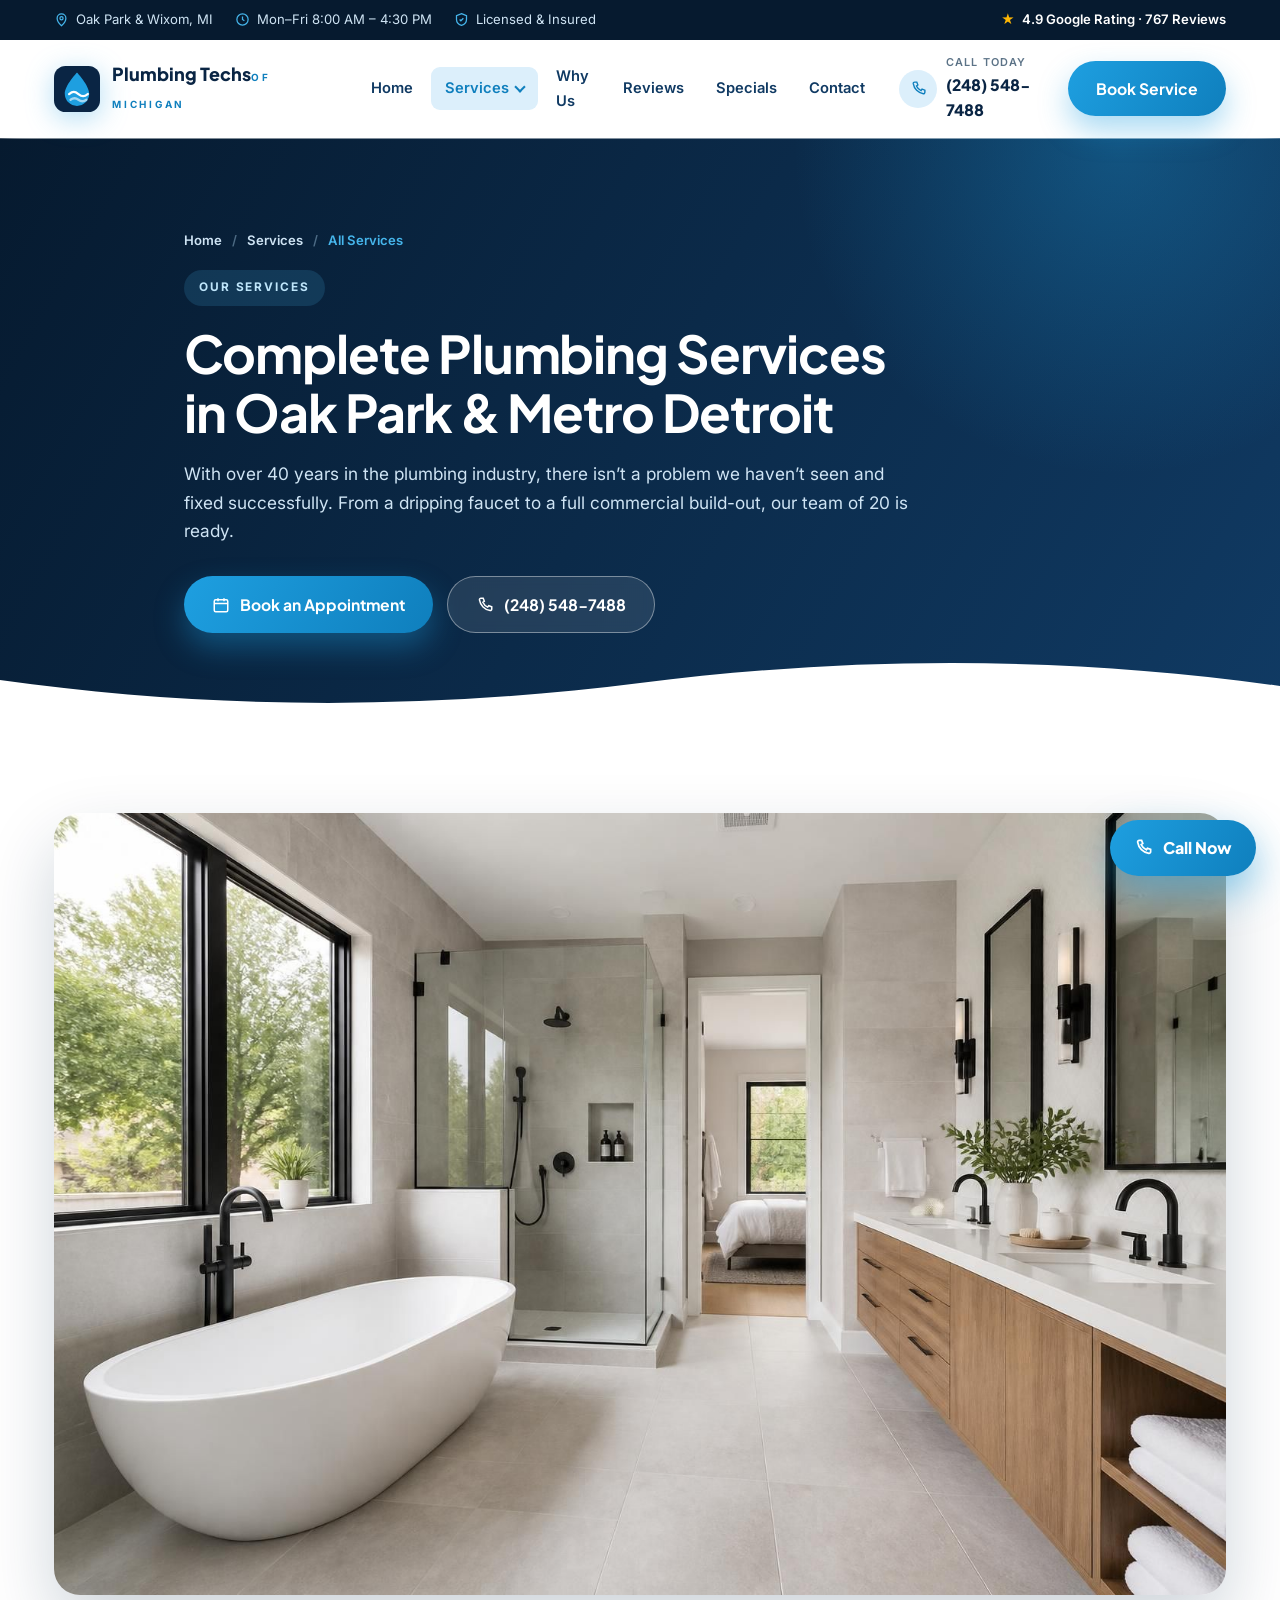
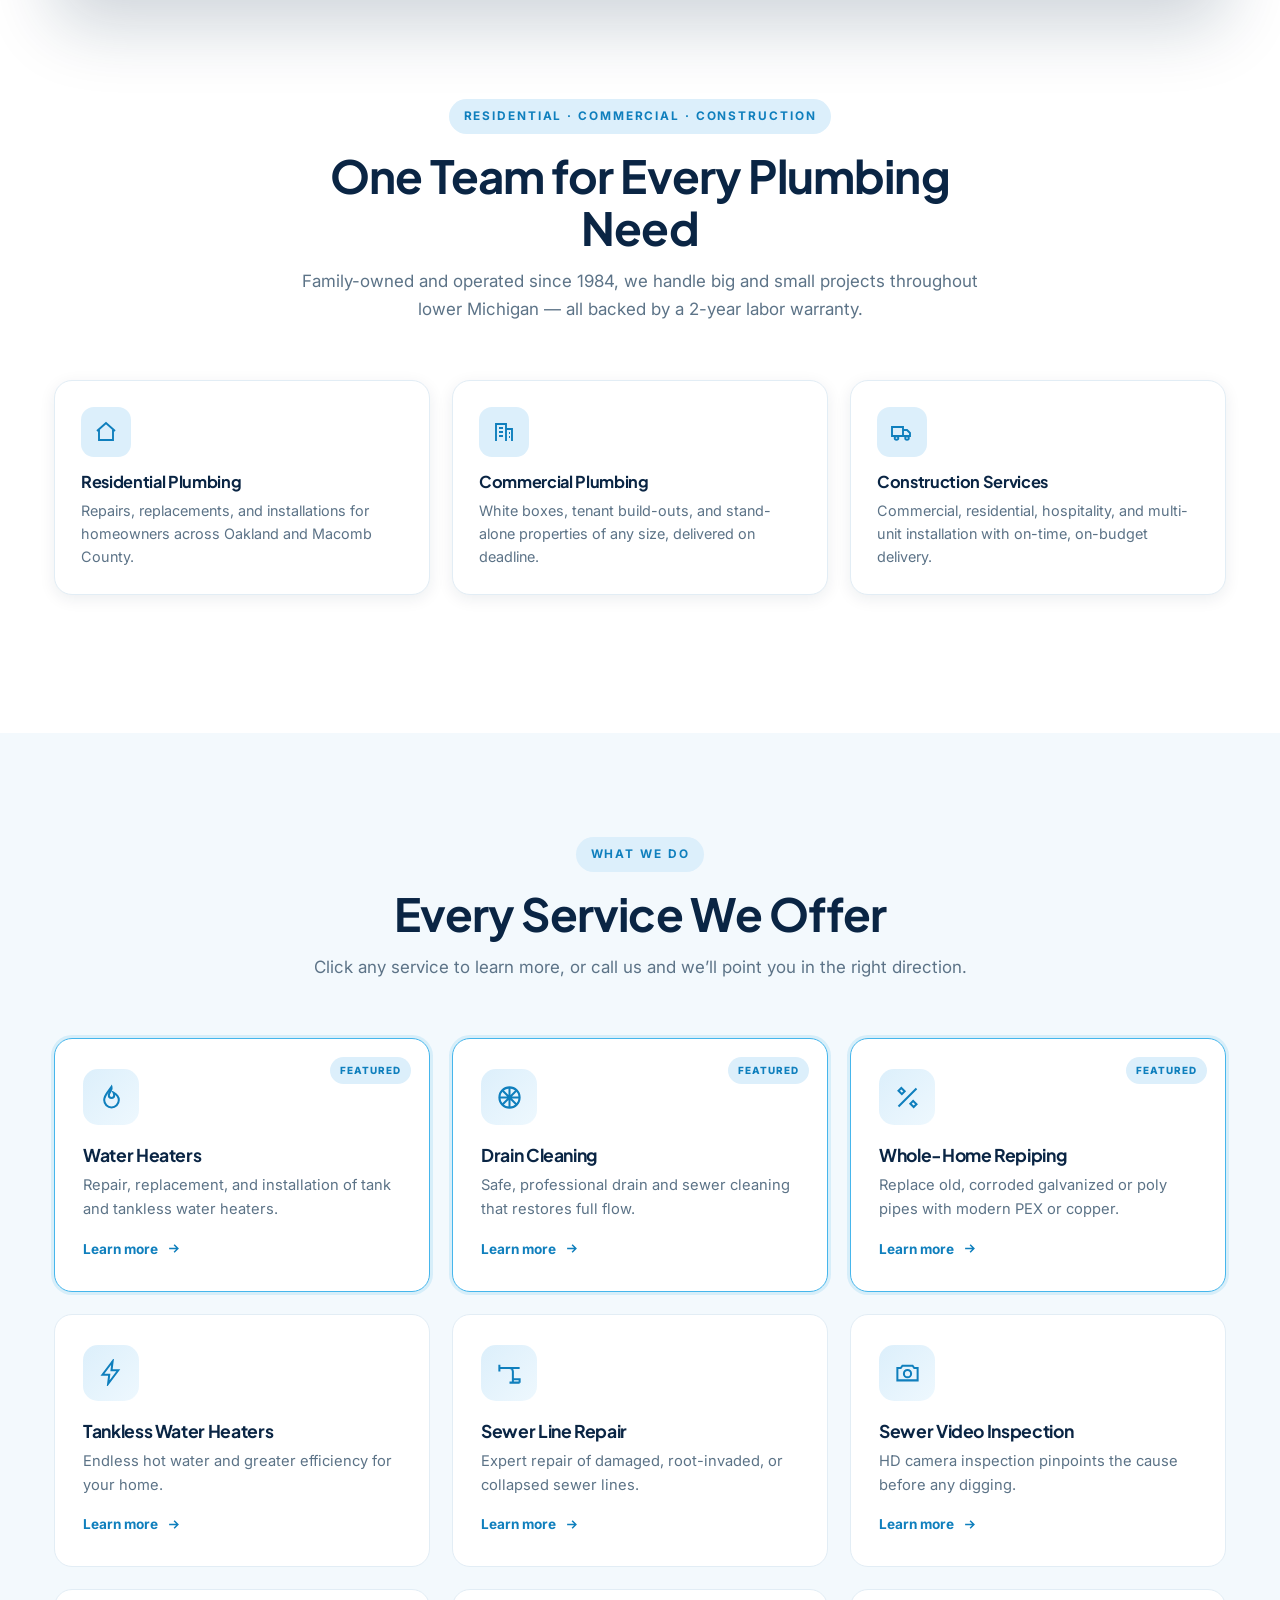
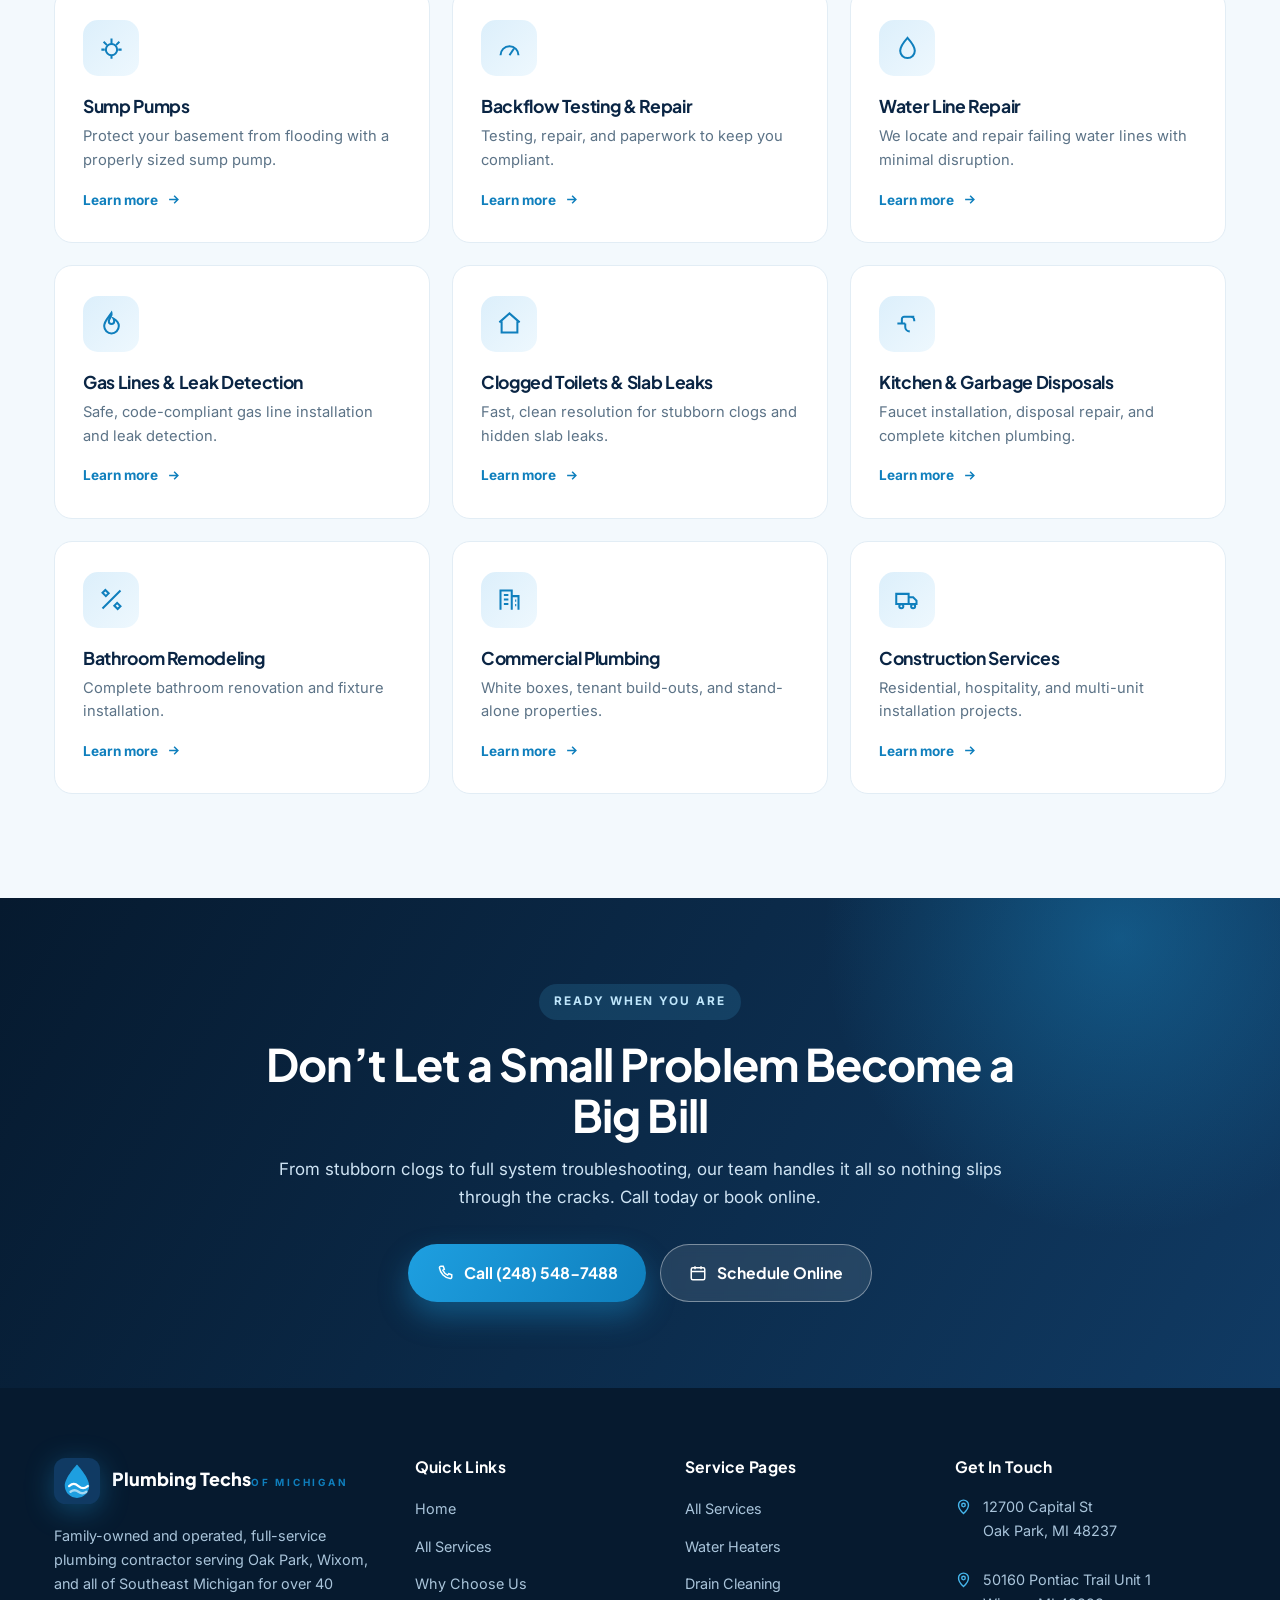
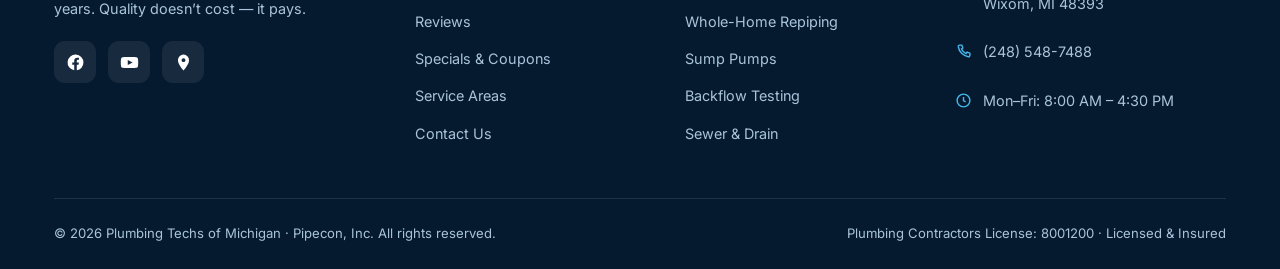
<file: services.html>
<!DOCTYPE html>
<html lang="en">
<head>
<meta charset="UTF-8">
<script>document.documentElement.className+=' js';</script>
<meta name="viewport" content="width=device-width, initial-scale=1.0">
<title>Plumbing Services in Oak Park &amp; Metro Detroit | Plumbing Techs</title>
<meta name="description" content="Complete residential, commercial, and construction plumbing services in Oak Park, Wixom & Metro Detroit. Call (248) 548-7488.">
<link rel="preconnect" href="https://fonts.googleapis.com">
<link rel="preconnect" href="https://fonts.gstatic.com" crossorigin>
<link href="https://fonts.googleapis.com/css2?family=Plus+Jakarta+Sans:wght@400;500;600;700;800&family=Inter:wght@400;500;600;700&display=swap" rel="stylesheet">
<link rel="stylesheet" href="styles.css">
</head>
<body>
<svg width="0" height="0" style="position:absolute" aria-hidden="true">
  <symbol id="i-droplet" viewBox="0 0 24 24"><path d="M12 2.5s6.5 7.2 6.5 11.5a6.5 6.5 0 0 1-13 0C5.5 9.7 12 2.5 12 2.5Z"/></symbol>
  <symbol id="i-flame" viewBox="0 0 24 24"><path d="M12 2.5c1.2 3.4-2.4 4.6-2.4 7.6a2.4 2.4 0 0 0 4.8 0c0-.9-.2-1.6-.6-2.4 2.6 1.4 4.7 3.6 4.7 6.6a6.5 6.5 0 0 1-13 0c0-4.6 3.4-7 6.5-11.8Z"/></symbol>
  <symbol id="i-wrench" viewBox="0 0 24 24"><path d="M15.5 3a5.5 5.5 0 0 0-5 7.7L3 18.2V21h2.8l7.5-7.5A5.5 5.5 0 1 0 15.5 3Zm0 3a2.5 2.5 0 1 1 0 5 2.5 2.5 0 0 1 0-5Z"/></symbol>
  <symbol id="i-drain" viewBox="0 0 24 24"><circle cx="12" cy="12" r="9"/><path d="M12 3v18M3 12h18M5.6 5.6l12.8 12.8M18.4 5.6 5.6 18.4"/></symbol>
  <symbol id="i-pipe" viewBox="0 0 24 24"><path d="M3 8h9a3 3 0 0 1 3 3v10M3 5v6M21 8h-9M15 18h6v3M12 21h9"/></symbol>
  <symbol id="i-shield" viewBox="0 0 24 24"><path d="M12 2.5 20 6v6c0 4.6-3.3 8-8 9.5C7.3 20 4 16.6 4 12V6Z"/><path d="M9 12l2 2 4-4"/></symbol>
  <symbol id="i-star" viewBox="0 0 24 24"><path d="m12 2.8 2.9 5.9 6.5.9-4.7 4.6 1.1 6.5-5.8-3-5.8 3 1.1-6.5L2.6 9.6l6.5-.9Z"/></symbol>
  <symbol id="i-clock" viewBox="0 0 24 24"><circle cx="12" cy="12" r="9"/><path d="M12 7v5l3 2"/></symbol>
  <symbol id="i-phone" viewBox="0 0 24 24"><path d="M6.6 3h3l1.5 4-2 1.4a13 13 0 0 0 6.5 6.5l1.4-2 4 1.5v3a2 2 0 0 1-2.2 2A17 17 0 0 1 4.6 5.2 2 2 0 0 1 6.6 3Z"/></symbol>
  <symbol id="i-pin" viewBox="0 0 24 24"><path d="M12 22s7-6.2 7-12a7 7 0 1 0-14 0c0 5.8 7 12 7 12Z"/><circle cx="12" cy="10" r="2.5"/></symbol>
  <symbol id="i-check" viewBox="0 0 24 24"><path d="M4 12.5 9 17.5 20 6.5"/></symbol>
  <symbol id="i-dollar" viewBox="0 0 24 24"><circle cx="12" cy="12" r="9"/><path d="M12 6.5v11M14.8 9c-.5-1-1.6-1.5-2.8-1.5-1.5 0-2.7.8-2.7 2s1 1.8 2.7 2.2c1.9.4 3 1 3 2.3s-1.4 2-3 2c-1.3 0-2.5-.5-3-1.6"/></symbol>
  <symbol id="i-camera" viewBox="0 0 24 24"><path d="M3 8h3l1.5-2h9L18 8h3v11H3Z"/><circle cx="12" cy="13" r="3.2"/></symbol>
  <symbol id="i-home" viewBox="0 0 24 24"><path d="M3 11 12 3l9 8"/><path d="M5 10v10h14V10"/></symbol>
  <symbol id="i-building" viewBox="0 0 24 24"><path d="M4 21V4h10v17M14 9h6v12M7 8h4M7 12h4M7 16h4M17 13h1M17 17h1"/></symbol>
  <symbol id="i-faucet" viewBox="0 0 24 24"><path d="M3 12h7M7 12V8a2 2 0 0 1 2-2h6a3 3 0 0 1 3 3v1M15 6h3M10 12v3a4 4 0 0 0 4 4"/></symbol>
  <symbol id="i-pump" viewBox="0 0 24 24"><circle cx="12" cy="13" r="5"/><path d="M12 3v5M5 6l3 3M19 6l-3 3M12 18v3M6 13H3M21 13h-3"/></symbol>
  <symbol id="i-truck" viewBox="0 0 24 24"><path d="M2 7h11v9H2zM13 10h4l3 3v3h-7z"/><circle cx="6.5" cy="18" r="1.8"/><circle cx="17" cy="18" r="1.8"/></symbol>
  <symbol id="i-users" viewBox="0 0 24 24"><circle cx="9" cy="8" r="3.2"/><path d="M3 20a6 6 0 0 1 12 0M16 5.2a3.2 3.2 0 0 1 0 6.1M18 20a6 6 0 0 0-2-4.5"/></symbol>
  <symbol id="i-bolt" viewBox="0 0 24 24"><path d="M13 2 4 14h6l-1 8 9-12h-6z"/></symbol>
  <symbol id="i-gauge" viewBox="0 0 24 24"><path d="M4 18a8 8 0 1 1 16 0"/><path d="M12 18l4-6"/></symbol>
  <symbol id="i-tools" viewBox="0 0 24 24"><path d="M4 20 20 4M6.5 3.5 4 6l3 3 2.5-2.5zM17.5 20.5 20 18l-3-3-2.5 2.5z"/></symbol>
  <symbol id="i-arrow" viewBox="0 0 24 24"><path d="M5 12h14M13 6l6 6-6 6"/></symbol>
  <symbol id="i-up" viewBox="0 0 24 24"><path d="M12 19V5M6 11l6-6 6 6"/></symbol>
  <symbol id="i-cal" viewBox="0 0 24 24"><rect x="3" y="5" width="18" height="16" rx="2"/><path d="M3 10h18M8 3v4M16 3v4"/></symbol>
</svg>
<div id="site">
<div class="topbar">
  <div class="wrap">
    <div class="tb-left">
      <span class="tb-item"><svg><use href="#i-pin"/></svg> Oak Park &amp; Wixom, MI</span>
      <span class="tb-item"><svg><use href="#i-clock"/></svg> Mon&ndash;Fri 8:00 AM &ndash; 4:30 PM</span>
      <span class="tb-item"><svg><use href="#i-shield"/></svg> Licensed &amp; Insured</span>
    </div>
    <span class="tb-rating"><b>&#9733;</b> 4.9 Google Rating &middot; 767 Reviews</span>
  </div>
</div>
<header class="site" id="header">
  <div class="wrap">
    <nav class="nav">
      <a href="index.html" class="brand" aria-label="Plumbing Techs of Michigan home">
        <svg class="mark" viewBox="0 0 64 64" aria-hidden="true">
          <rect width="64" height="64" rx="16" fill="#0a2544"/>
          <path d="M32 9C32 9 15 27 15 38.5a17 17 0 0 0 34 0C49 27 32 9 32 9Z" fill="#1e9fe0"/>
          <path d="M21 39c5-4 8-4 13 0s8 4 13 0" fill="none" stroke="#fff" stroke-width="3.2" stroke-linecap="round"/>
          <path d="M23 47c4-3 7-3 11 0s7 3 11 0" fill="none" stroke="#fff" stroke-width="3.2" stroke-linecap="round" opacity=".6"/>
        </svg>
        <span><span class="bname">Plumbing Techs</span><span class="btag">of Michigan</span></span>
      </a>
      <div class="menu" id="menu">
        <a href="index.html">Home</a>
        <div class="has-drop">
          <a href="services.html" class="active">Services</a>
          <div class="drop">
            <span class="head">Service Pages</span>
            <a href="services.html" class="active">All Services</a>
            <a href="water-heaters.html">Water Heaters</a>
            <a href="drain-cleaning.html">Drain Cleaning</a>
            <a href="repiping.html">Repiping</a>
            <a href="sump-pumps.html">Sump Pumps</a>
            <a href="backflow-testing.html">Backflow Testing</a>
          </div>
        </div>
        <a href="index.html#why">Why Us</a>
        <a href="reviews.html">Reviews</a>
        <a href="index.html#specials">Specials</a>
        <a href="contact.html">Contact</a>
      </div>
      <div class="nav-cta">
        <a class="nav-phone" href="tel:+12485487488">
          <span class="ic"><svg><use href="#i-phone"/></svg></span>
          <span><small>Call Today</small>(248) 548-7488</span>
        </a>
        <a class="btn btn-primary" href="contact.html">Book Service</a>
        <button class="burger" id="burger" aria-label="Toggle menu"><i></i><i></i><i></i></button>
      </div>
    </nav>
  </div>
</header>
<section class="page-hero">
  <div class="wrap">
    <div class="crumbs reveal"><a href="index.html">Home</a><span class="sep">/</span><a href="services.html">Services</a><span class="sep">/</span><span class="cur">All Services</span></div>
    <span class="eyebrow on-dark reveal" style="margin-top:18px">Our Services</span>
    <h1 class="reveal">Complete Plumbing Services in Oak Park &amp; Metro Detroit</h1>
    <p class="reveal">With over 40 years in the plumbing industry, there isn&rsquo;t a problem we haven&rsquo;t seen and fixed successfully. From a dripping faucet to a full commercial build-out, our team of 20 is ready.</p>
          <div class="hero-cta reveal">
        <a class="btn btn-primary" href="contact.html"><svg><use href="#i-cal"/></svg> Book an Appointment</a>
        <a class="btn btn-ghost" href="tel:+12485487488"><svg><use href="#i-phone"/></svg> (248) 548-7488</a>
      </div>
  </div>
</section>
<section class="section" style="padding-bottom:0">
  <div class="wrap">
    <img src="bathroom.png" alt="Modern bathroom remodeled by Plumbing Techs of Michigan" style="width:100%;border-radius:var(--radius-lg);box-shadow:var(--shadow-lg)">
  </div>
</section>
<section class="section">
  <div class="wrap">
    <div class="section-head reveal">
      <span class="eyebrow">Residential &middot; Commercial &middot; Construction</span>
      <h2>One Team for Every Plumbing Need</h2>
      <p>Family-owned and operated since 1984, we handle big and small projects throughout lower Michigan &mdash; all backed by a 2-year labor warranty.</p>
    </div>
    <div class="feature-row">
      <div class="feature reveal"><div class="ic"><svg><use href="#i-home"/></svg></div><h4>Residential Plumbing</h4><p>Repairs, replacements, and installations for homeowners across Oakland and Macomb County.</p></div>
      <div class="feature reveal"><div class="ic"><svg><use href="#i-building"/></svg></div><h4>Commercial Plumbing</h4><p>White boxes, tenant build-outs, and stand-alone properties of any size, delivered on deadline.</p></div>
      <div class="feature reveal"><div class="ic"><svg><use href="#i-truck"/></svg></div><h4>Construction Services</h4><p>Commercial, residential, hospitality, and multi-unit installation with on-time, on-budget delivery.</p></div>
    </div>
  </div>
</section>
<section class="section tint">
  <div class="wrap">
    <div class="section-head reveal">
      <span class="eyebrow">What We Do</span>
      <h2>Every Service We Offer</h2>
      <p>Click any service to learn more, or call us and we&rsquo;ll point you in the right direction.</p>
    </div>
    <div class="svc-grid">
      <a class="svc reveal featured" href="water-heaters.html">
        <span class="flag">Featured</span><div class="ic"><svg><use href="#i-flame"/></svg></div>
        <h3>Water Heaters</h3>
        <p>Repair, replacement, and installation of tank and tankless water heaters.</p>
        <span class="more">Learn more <svg><use href="#i-arrow"/></svg></span>
      </a>
      <a class="svc reveal featured" href="drain-cleaning.html">
        <span class="flag">Featured</span><div class="ic"><svg><use href="#i-drain"/></svg></div>
        <h3>Drain Cleaning</h3>
        <p>Safe, professional drain and sewer cleaning that restores full flow.</p>
        <span class="more">Learn more <svg><use href="#i-arrow"/></svg></span>
      </a>
      <a class="svc reveal featured" href="repiping.html">
        <span class="flag">Featured</span><div class="ic"><svg><use href="#i-tools"/></svg></div>
        <h3>Whole-Home Repiping</h3>
        <p>Replace old, corroded galvanized or poly pipes with modern PEX or copper.</p>
        <span class="more">Learn more <svg><use href="#i-arrow"/></svg></span>
      </a>
      <a class="svc reveal" id="tankless" href="services.html#tankless">
        <div class="ic"><svg><use href="#i-bolt"/></svg></div>
        <h3>Tankless Water Heaters</h3>
        <p>Endless hot water and greater efficiency for your home.</p>
        <span class="more">Learn more <svg><use href="#i-arrow"/></svg></span>
      </a>
      <a class="svc reveal" id="sewer" href="services.html#sewer">
        <div class="ic"><svg><use href="#i-pipe"/></svg></div>
        <h3>Sewer Line Repair</h3>
        <p>Expert repair of damaged, root-invaded, or collapsed sewer lines.</p>
        <span class="more">Learn more <svg><use href="#i-arrow"/></svg></span>
      </a>
      <a class="svc reveal" id="camera" href="services.html#camera">
        <div class="ic"><svg><use href="#i-camera"/></svg></div>
        <h3>Sewer Video Inspection</h3>
        <p>HD camera inspection pinpoints the cause before any digging.</p>
        <span class="more">Learn more <svg><use href="#i-arrow"/></svg></span>
      </a>
      <a class="svc reveal" id="sump" href="sump-pumps.html">
        <div class="ic"><svg><use href="#i-pump"/></svg></div>
        <h3>Sump Pumps</h3>
        <p>Protect your basement from flooding with a properly sized sump pump.</p>
        <span class="more">Learn more <svg><use href="#i-arrow"/></svg></span>
      </a>
      <a class="svc reveal" id="backflow" href="backflow-testing.html">
        <div class="ic"><svg><use href="#i-gauge"/></svg></div>
        <h3>Backflow Testing &amp; Repair</h3>
        <p>Testing, repair, and paperwork to keep you compliant.</p>
        <span class="more">Learn more <svg><use href="#i-arrow"/></svg></span>
      </a>
      <a class="svc reveal" id="waterline" href="services.html#waterline">
        <div class="ic"><svg><use href="#i-droplet"/></svg></div>
        <h3>Water Line Repair</h3>
        <p>We locate and repair failing water lines with minimal disruption.</p>
        <span class="more">Learn more <svg><use href="#i-arrow"/></svg></span>
      </a>
      <a class="svc reveal" id="gas" href="services.html#gas">
        <div class="ic"><svg><use href="#i-flame"/></svg></div>
        <h3>Gas Lines &amp; Leak Detection</h3>
        <p>Safe, code-compliant gas line installation and leak detection.</p>
        <span class="more">Learn more <svg><use href="#i-arrow"/></svg></span>
      </a>
      <a class="svc reveal" id="toilet" href="services.html#toilet">
        <div class="ic"><svg><use href="#i-home"/></svg></div>
        <h3>Clogged Toilets &amp; Slab Leaks</h3>
        <p>Fast, clean resolution for stubborn clogs and hidden slab leaks.</p>
        <span class="more">Learn more <svg><use href="#i-arrow"/></svg></span>
      </a>
      <a class="svc reveal" id="kitchen" href="services.html#kitchen">
        <div class="ic"><svg><use href="#i-faucet"/></svg></div>
        <h3>Kitchen &amp; Garbage Disposals</h3>
        <p>Faucet installation, disposal repair, and complete kitchen plumbing.</p>
        <span class="more">Learn more <svg><use href="#i-arrow"/></svg></span>
      </a>
      <a class="svc reveal" id="bath" href="services.html#bath">
        <div class="ic"><svg><use href="#i-tools"/></svg></div>
        <h3>Bathroom Remodeling</h3>
        <p>Complete bathroom renovation and fixture installation.</p>
        <span class="more">Learn more <svg><use href="#i-arrow"/></svg></span>
      </a>
      <a class="svc reveal" id="commercial" href="services.html#commercial">
        <div class="ic"><svg><use href="#i-building"/></svg></div>
        <h3>Commercial Plumbing</h3>
        <p>White boxes, tenant build-outs, and stand-alone properties.</p>
        <span class="more">Learn more <svg><use href="#i-arrow"/></svg></span>
      </a>
      <a class="svc reveal" id="construction" href="services.html#construction">
        <div class="ic"><svg><use href="#i-truck"/></svg></div>
        <h3>Construction Services</h3>
        <p>Residential, hospitality, and multi-unit installation projects.</p>
        <span class="more">Learn more <svg><use href="#i-arrow"/></svg></span>
      </a>
    </div>
  </div>
</section>
<section class="cta-band">
  <div class="wrap">
    <span class="eyebrow on-dark reveal">Ready When You Are</span>
    <h2 class="reveal" style="margin-top:18px">Don&rsquo;t Let a Small Problem Become a Big Bill</h2>
    <p class="reveal">From stubborn clogs to full system troubleshooting, our team handles it all so nothing slips through the cracks. Call today or book online.</p>
    <div class="btns reveal">
      <a class="btn btn-primary" href="tel:+12485487488"><svg><use href="#i-phone"/></svg> Call (248) 548-7488</a>
      <a class="btn btn-ghost" href="contact.html"><svg><use href="#i-cal"/></svg> Schedule Online</a>
    </div>
  </div>
</section>
<footer class="site">
  <div class="wrap">
    <div class="foot-grid">
      <div class="foot-brand">
        <a href="index.html" class="brand">
          <svg class="mark" viewBox="0 0 64 64" aria-hidden="true">
            <rect width="64" height="64" rx="16" fill="#103a63"/>
            <path d="M32 9C32 9 15 27 15 38.5a17 17 0 0 0 34 0C49 27 32 9 32 9Z" fill="#1e9fe0"/>
            <path d="M21 39c5-4 8-4 13 0s8 4 13 0" fill="none" stroke="#fff" stroke-width="3.2" stroke-linecap="round"/>
            <path d="M23 47c4-3 7-3 11 0s7 3 11 0" fill="none" stroke="#fff" stroke-width="3.2" stroke-linecap="round" opacity=".6"/>
          </svg>
          <span><span class="bname">Plumbing Techs</span><span class="btag">of Michigan</span></span>
        </a>
        <p>Family-owned and operated, full-service plumbing contractor serving Oak Park, Wixom, and all of Southeast Michigan for over 40 years. Quality doesn&rsquo;t cost &mdash; it pays.</p>
        <div class="foot-social">
          <a href="https://www.facebook.com/PlumbingTechs/" target="_blank" rel="noopener" aria-label="Facebook"><svg viewBox="0 0 24 24"><path d="M22 12a10 10 0 1 0-11.6 9.9v-7H7.9V12h2.5V9.8c0-2.5 1.5-3.9 3.8-3.9 1.1 0 2.2.2 2.2.2v2.4h-1.2c-1.2 0-1.6.8-1.6 1.6V12h2.7l-.4 2.9h-2.3v7A10 10 0 0 0 22 12Z"/></svg></a>
          <a href="https://www.youtube.com/channel/UCJ6lZF2xFOyuhiUlNZ8nlFQ/" target="_blank" rel="noopener" aria-label="YouTube"><svg viewBox="0 0 24 24"><path d="M23 12s0-3.3-.4-4.9a2.6 2.6 0 0 0-1.8-1.8C19.2 5 12 5 12 5s-7.2 0-8.8.3a2.6 2.6 0 0 0-1.8 1.8C1 8.7 1 12 1 12s0 3.3.4 4.9a2.6 2.6 0 0 0 1.8 1.8C4.8 19 12 19 12 19s7.2 0 8.8-.3a2.6 2.6 0 0 0 1.8-1.8C23 15.3 23 12 23 12ZM9.8 15.1V8.9l6.2 3.1Z"/></svg></a>
          <a href="https://www.google.com/maps?cid=15739237099503350613" target="_blank" rel="noopener" aria-label="Google Maps"><svg viewBox="0 0 24 24"><path d="M12 2a7 7 0 0 0-7 7c0 5.3 7 13 7 13s7-7.7 7-13a7 7 0 0 0-7-7Zm0 9.5A2.5 2.5 0 1 1 12 6.5a2.5 2.5 0 0 1 0 5Z"/></svg></a>
        </div>
      </div>
      <div>
        <h4>Quick Links</h4>
        <ul class="foot-links">
          <li><a href="index.html">Home</a></li>
          <li><a href="services.html">All Services</a></li>
          <li><a href="index.html#why">Why Choose Us</a></li>
          <li><a href="reviews.html">Reviews</a></li>
          <li><a href="index.html#specials">Specials &amp; Coupons</a></li>
          <li><a href="index.html#areas">Service Areas</a></li>
          <li><a href="contact.html">Contact Us</a></li>
        </ul>
      </div>
      <div>
        <h4>Service Pages</h4>
        <ul class="foot-links">
          <li><a href="services.html">All Services</a></li>
          <li><a href="water-heaters.html">Water Heaters</a></li>
          <li><a href="drain-cleaning.html">Drain Cleaning</a></li>
          <li><a href="repiping.html">Whole-Home Repiping</a></li>
          <li><a href="sump-pumps.html">Sump Pumps</a></li>
          <li><a href="backflow-testing.html">Backflow Testing</a></li>
          <li><a href="services.html#sewer">Sewer &amp; Drain</a></li>
        </ul>
      </div>
      <div>
        <h4>Get In Touch</h4>
        <ul class="foot-links foot-contact" style="list-style:none">
          <li><svg><use href="#i-pin"/></svg><span>12700 Capital St<br>Oak Park, MI 48237</span></li>
          <li><svg><use href="#i-pin"/></svg><span>50160 Pontiac Trail Unit 1<br>Wixom, MI 48393</span></li>
          <li><svg><use href="#i-phone"/></svg><a href="tel:+12485487488">(248) 548-7488</a></li>
          <li><svg><use href="#i-clock"/></svg><span>Mon&ndash;Fri: 8:00 AM &ndash; 4:30 PM</span></li>
        </ul>
      </div>
    </div>
    <div class="foot-bottom">
      <span>&copy; <span id="year"></span> Plumbing Techs of Michigan &middot; Pipecon, Inc. All rights reserved.</span>
      <span>Plumbing Contractors License: 8001200 &middot; Licensed &amp; Insured</span>
    </div>
  </div>
</footer>
<a class="float-call" href="tel:+12485487488"><svg><use href="#i-phone"/></svg><span>Call Now</span></a>
<button class="top-btn" id="topBtn" aria-label="Back to top"><svg><use href="#i-up"/></svg></button>
</div>
<script src="site.js"></script>
</body>
</html>
</file>
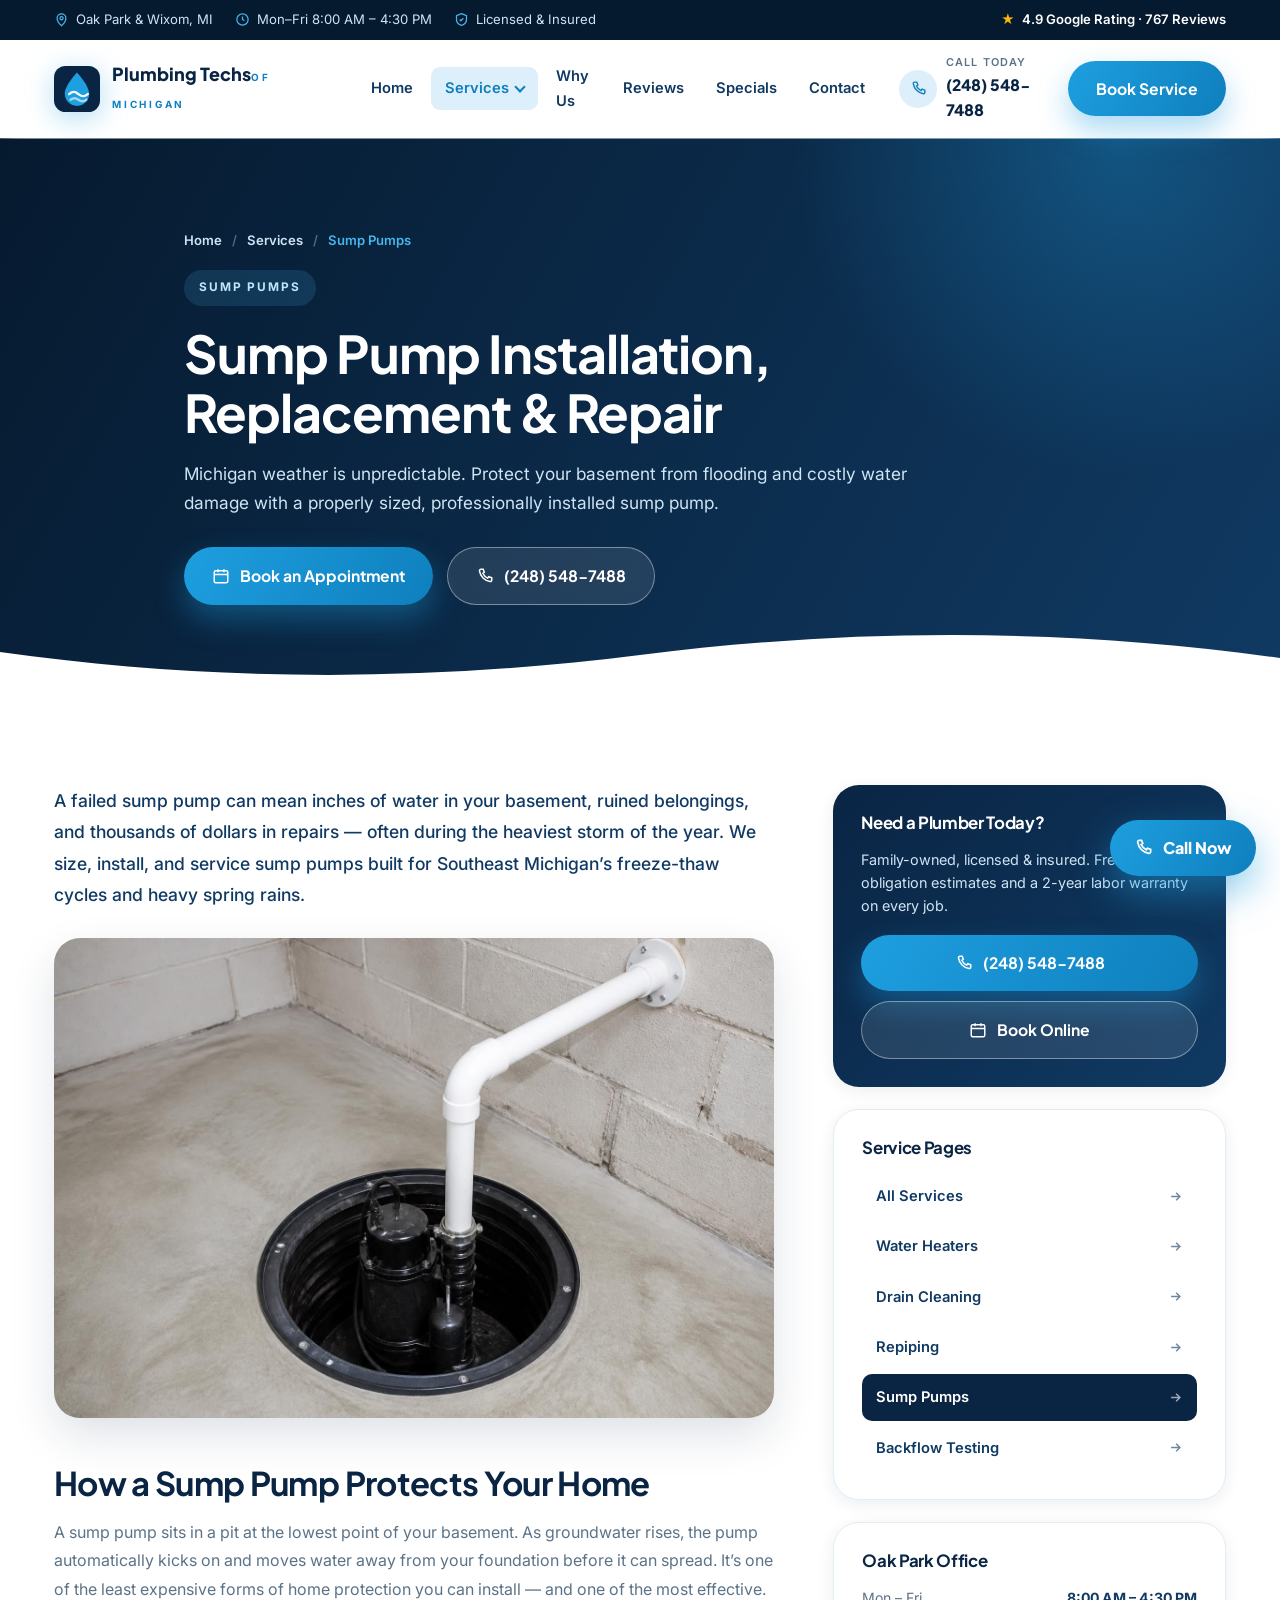
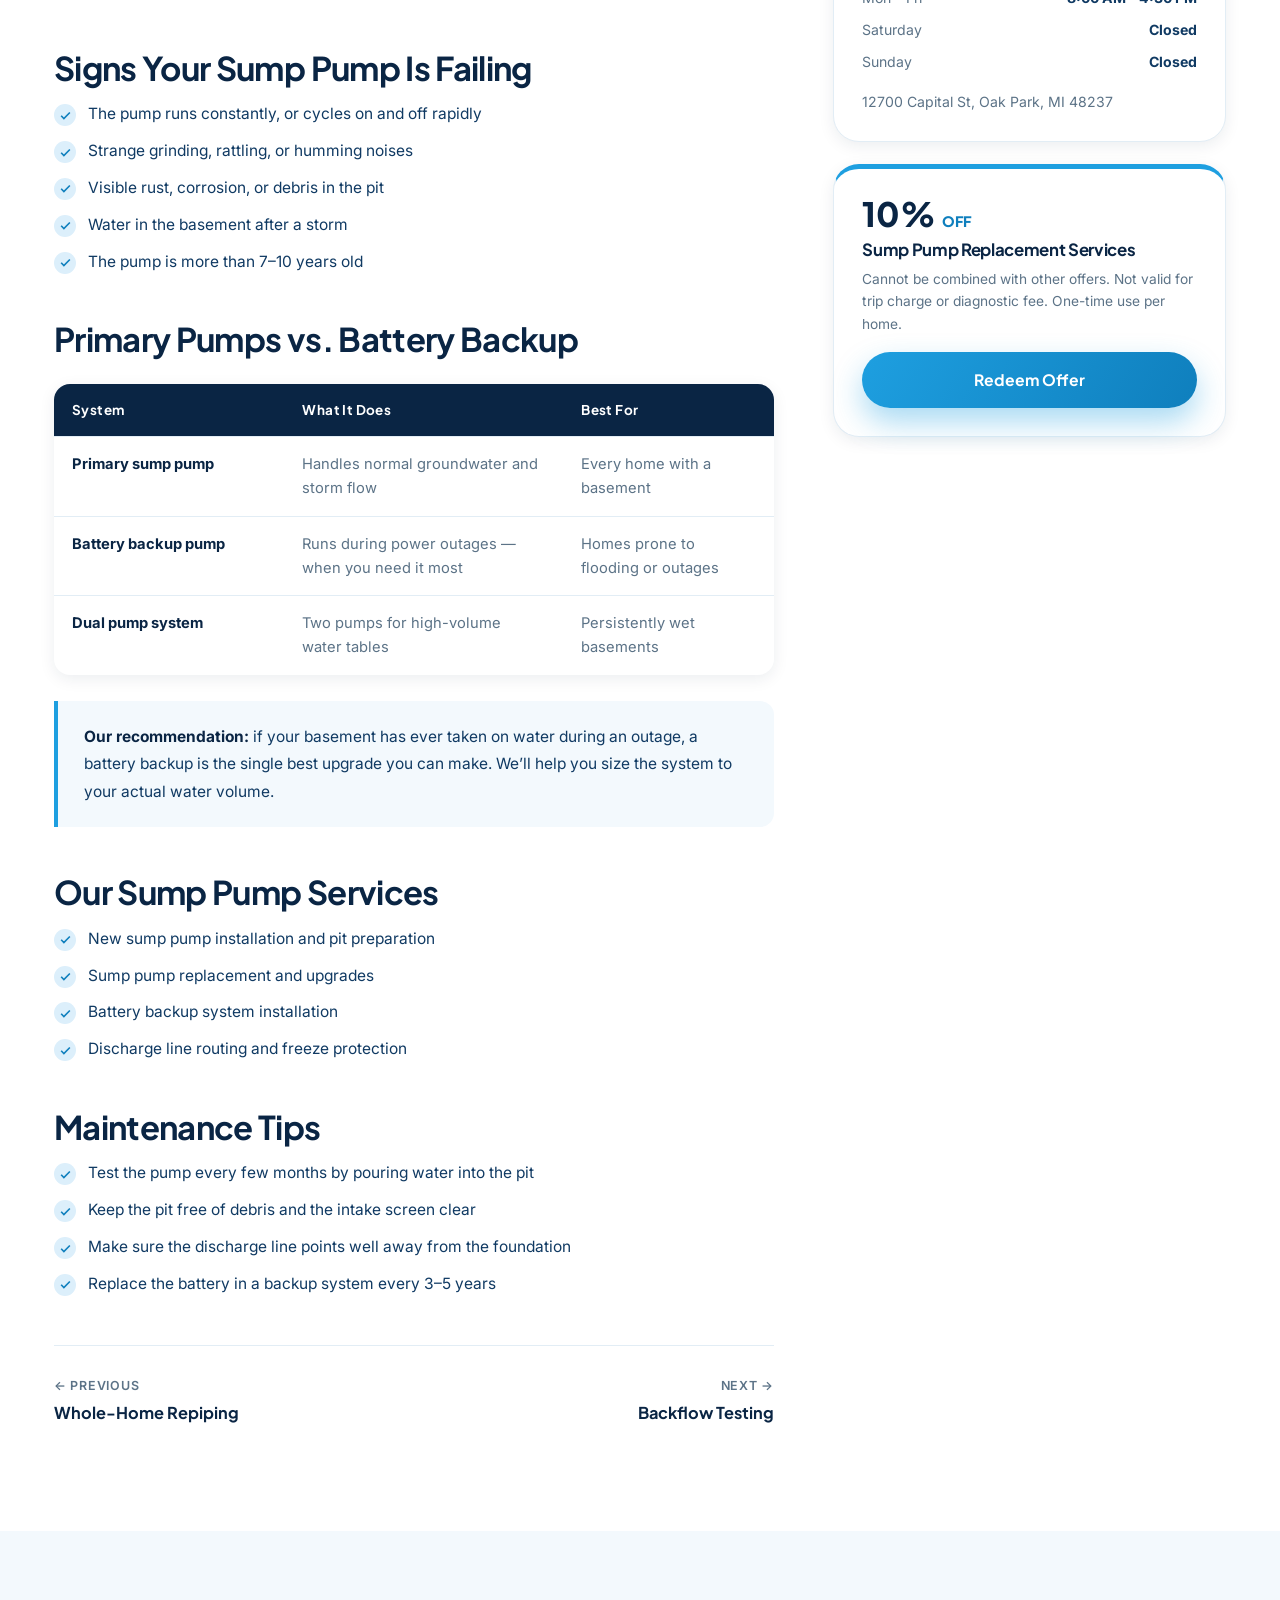
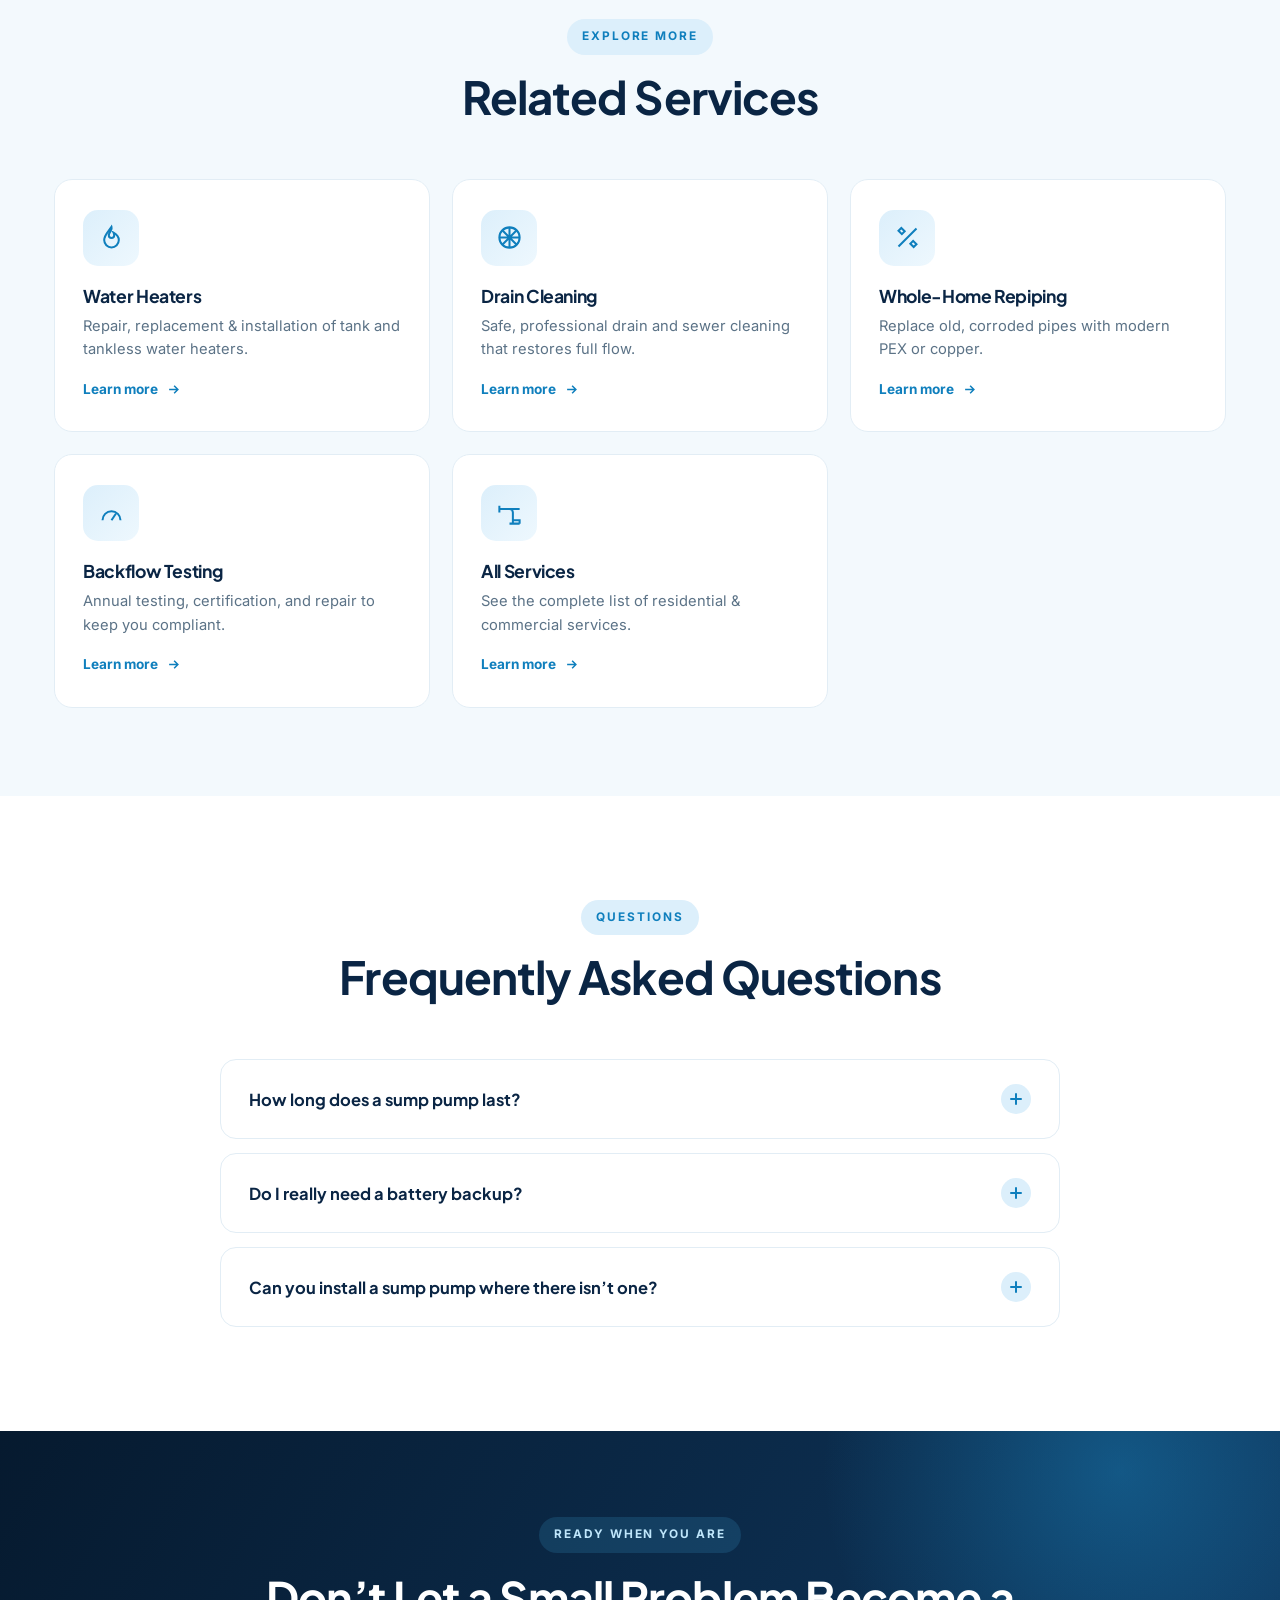
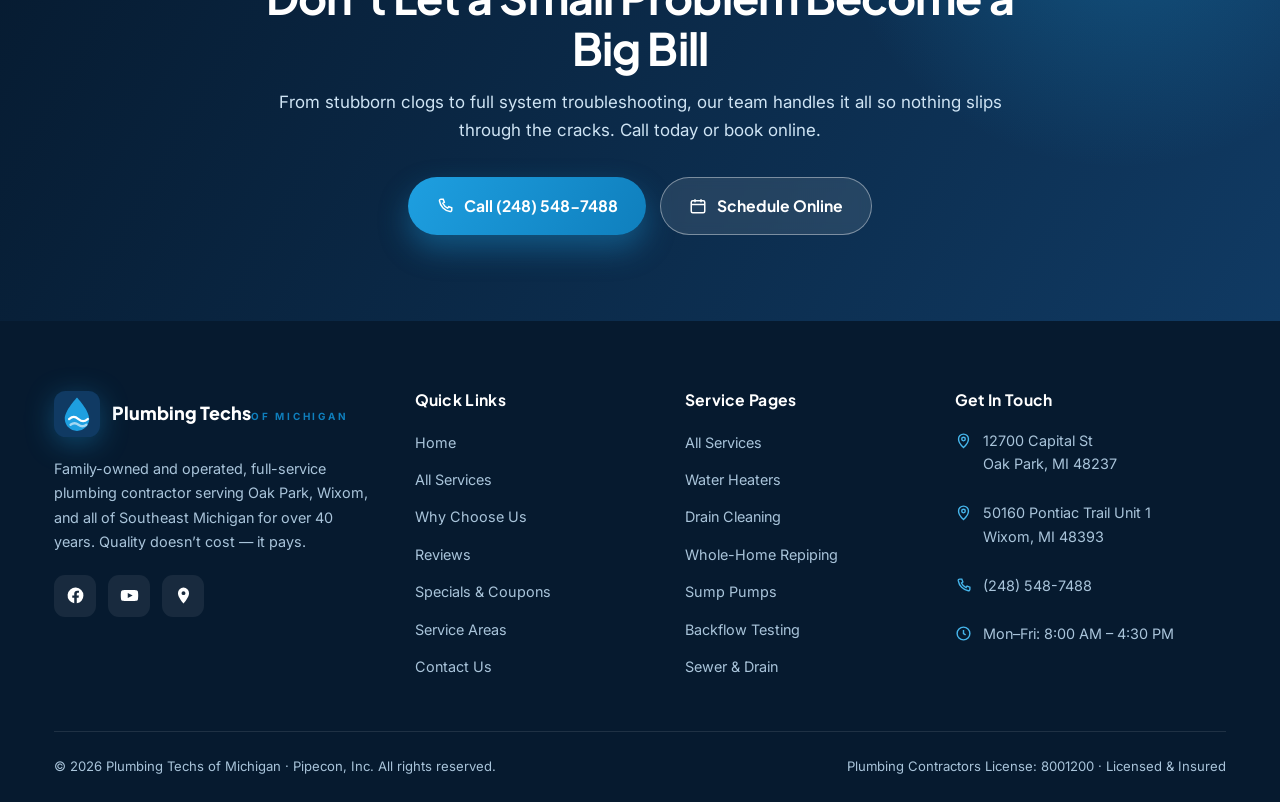
<file: sump-pumps.html>
<!DOCTYPE html>
<html lang="en">
<head>
<meta charset="UTF-8">
<script>document.documentElement.className+=' js';</script>
<meta name="viewport" content="width=device-width, initial-scale=1.0">
<title>Sump Pump Installation &amp; Repair | Oak Park &amp; Wixom, MI</title>
<meta name="description" content="Sump pump installation, replacement, and battery backup systems in Oak Park, Wixom & Metro Detroit. 10% off replacement and a 2-year labor warranty.">
<link rel="preconnect" href="https://fonts.googleapis.com">
<link rel="preconnect" href="https://fonts.gstatic.com" crossorigin>
<link href="https://fonts.googleapis.com/css2?family=Plus+Jakarta+Sans:wght@400;500;600;700;800&family=Inter:wght@400;500;600;700&display=swap" rel="stylesheet">
<link rel="stylesheet" href="styles.css">
</head>
<body>
<svg width="0" height="0" style="position:absolute" aria-hidden="true">
  <symbol id="i-droplet" viewBox="0 0 24 24"><path d="M12 2.5s6.5 7.2 6.5 11.5a6.5 6.5 0 0 1-13 0C5.5 9.7 12 2.5 12 2.5Z"/></symbol>
  <symbol id="i-flame" viewBox="0 0 24 24"><path d="M12 2.5c1.2 3.4-2.4 4.6-2.4 7.6a2.4 2.4 0 0 0 4.8 0c0-.9-.2-1.6-.6-2.4 2.6 1.4 4.7 3.6 4.7 6.6a6.5 6.5 0 0 1-13 0c0-4.6 3.4-7 6.5-11.8Z"/></symbol>
  <symbol id="i-wrench" viewBox="0 0 24 24"><path d="M15.5 3a5.5 5.5 0 0 0-5 7.7L3 18.2V21h2.8l7.5-7.5A5.5 5.5 0 1 0 15.5 3Zm0 3a2.5 2.5 0 1 1 0 5 2.5 2.5 0 0 1 0-5Z"/></symbol>
  <symbol id="i-drain" viewBox="0 0 24 24"><circle cx="12" cy="12" r="9"/><path d="M12 3v18M3 12h18M5.6 5.6l12.8 12.8M18.4 5.6 5.6 18.4"/></symbol>
  <symbol id="i-pipe" viewBox="0 0 24 24"><path d="M3 8h9a3 3 0 0 1 3 3v10M3 5v6M21 8h-9M15 18h6v3M12 21h9"/></symbol>
  <symbol id="i-shield" viewBox="0 0 24 24"><path d="M12 2.5 20 6v6c0 4.6-3.3 8-8 9.5C7.3 20 4 16.6 4 12V6Z"/><path d="M9 12l2 2 4-4"/></symbol>
  <symbol id="i-star" viewBox="0 0 24 24"><path d="m12 2.8 2.9 5.9 6.5.9-4.7 4.6 1.1 6.5-5.8-3-5.8 3 1.1-6.5L2.6 9.6l6.5-.9Z"/></symbol>
  <symbol id="i-clock" viewBox="0 0 24 24"><circle cx="12" cy="12" r="9"/><path d="M12 7v5l3 2"/></symbol>
  <symbol id="i-phone" viewBox="0 0 24 24"><path d="M6.6 3h3l1.5 4-2 1.4a13 13 0 0 0 6.5 6.5l1.4-2 4 1.5v3a2 2 0 0 1-2.2 2A17 17 0 0 1 4.6 5.2 2 2 0 0 1 6.6 3Z"/></symbol>
  <symbol id="i-pin" viewBox="0 0 24 24"><path d="M12 22s7-6.2 7-12a7 7 0 1 0-14 0c0 5.8 7 12 7 12Z"/><circle cx="12" cy="10" r="2.5"/></symbol>
  <symbol id="i-check" viewBox="0 0 24 24"><path d="M4 12.5 9 17.5 20 6.5"/></symbol>
  <symbol id="i-dollar" viewBox="0 0 24 24"><circle cx="12" cy="12" r="9"/><path d="M12 6.5v11M14.8 9c-.5-1-1.6-1.5-2.8-1.5-1.5 0-2.7.8-2.7 2s1 1.8 2.7 2.2c1.9.4 3 1 3 2.3s-1.4 2-3 2c-1.3 0-2.5-.5-3-1.6"/></symbol>
  <symbol id="i-camera" viewBox="0 0 24 24"><path d="M3 8h3l1.5-2h9L18 8h3v11H3Z"/><circle cx="12" cy="13" r="3.2"/></symbol>
  <symbol id="i-home" viewBox="0 0 24 24"><path d="M3 11 12 3l9 8"/><path d="M5 10v10h14V10"/></symbol>
  <symbol id="i-building" viewBox="0 0 24 24"><path d="M4 21V4h10v17M14 9h6v12M7 8h4M7 12h4M7 16h4M17 13h1M17 17h1"/></symbol>
  <symbol id="i-faucet" viewBox="0 0 24 24"><path d="M3 12h7M7 12V8a2 2 0 0 1 2-2h6a3 3 0 0 1 3 3v1M15 6h3M10 12v3a4 4 0 0 0 4 4"/></symbol>
  <symbol id="i-pump" viewBox="0 0 24 24"><circle cx="12" cy="13" r="5"/><path d="M12 3v5M5 6l3 3M19 6l-3 3M12 18v3M6 13H3M21 13h-3"/></symbol>
  <symbol id="i-truck" viewBox="0 0 24 24"><path d="M2 7h11v9H2zM13 10h4l3 3v3h-7z"/><circle cx="6.5" cy="18" r="1.8"/><circle cx="17" cy="18" r="1.8"/></symbol>
  <symbol id="i-users" viewBox="0 0 24 24"><circle cx="9" cy="8" r="3.2"/><path d="M3 20a6 6 0 0 1 12 0M16 5.2a3.2 3.2 0 0 1 0 6.1M18 20a6 6 0 0 0-2-4.5"/></symbol>
  <symbol id="i-bolt" viewBox="0 0 24 24"><path d="M13 2 4 14h6l-1 8 9-12h-6z"/></symbol>
  <symbol id="i-gauge" viewBox="0 0 24 24"><path d="M4 18a8 8 0 1 1 16 0"/><path d="M12 18l4-6"/></symbol>
  <symbol id="i-tools" viewBox="0 0 24 24"><path d="M4 20 20 4M6.5 3.5 4 6l3 3 2.5-2.5zM17.5 20.5 20 18l-3-3-2.5 2.5z"/></symbol>
  <symbol id="i-arrow" viewBox="0 0 24 24"><path d="M5 12h14M13 6l6 6-6 6"/></symbol>
  <symbol id="i-up" viewBox="0 0 24 24"><path d="M12 19V5M6 11l6-6 6 6"/></symbol>
  <symbol id="i-cal" viewBox="0 0 24 24"><rect x="3" y="5" width="18" height="16" rx="2"/><path d="M3 10h18M8 3v4M16 3v4"/></symbol>
</svg>
<div id="site">
<div class="topbar">
  <div class="wrap">
    <div class="tb-left">
      <span class="tb-item"><svg><use href="#i-pin"/></svg> Oak Park &amp; Wixom, MI</span>
      <span class="tb-item"><svg><use href="#i-clock"/></svg> Mon&ndash;Fri 8:00 AM &ndash; 4:30 PM</span>
      <span class="tb-item"><svg><use href="#i-shield"/></svg> Licensed &amp; Insured</span>
    </div>
    <span class="tb-rating"><b>&#9733;</b> 4.9 Google Rating &middot; 767 Reviews</span>
  </div>
</div>
<header class="site" id="header">
  <div class="wrap">
    <nav class="nav">
      <a href="index.html" class="brand" aria-label="Plumbing Techs of Michigan home">
        <svg class="mark" viewBox="0 0 64 64" aria-hidden="true">
          <rect width="64" height="64" rx="16" fill="#0a2544"/>
          <path d="M32 9C32 9 15 27 15 38.5a17 17 0 0 0 34 0C49 27 32 9 32 9Z" fill="#1e9fe0"/>
          <path d="M21 39c5-4 8-4 13 0s8 4 13 0" fill="none" stroke="#fff" stroke-width="3.2" stroke-linecap="round"/>
          <path d="M23 47c4-3 7-3 11 0s7 3 11 0" fill="none" stroke="#fff" stroke-width="3.2" stroke-linecap="round" opacity=".6"/>
        </svg>
        <span><span class="bname">Plumbing Techs</span><span class="btag">of Michigan</span></span>
      </a>
      <div class="menu" id="menu">
        <a href="index.html">Home</a>
        <div class="has-drop">
          <a href="services.html" class="active">Services</a>
          <div class="drop">
            <span class="head">Service Pages</span>
            <a href="services.html">All Services</a>
            <a href="water-heaters.html">Water Heaters</a>
            <a href="drain-cleaning.html">Drain Cleaning</a>
            <a href="repiping.html">Repiping</a>
            <a href="sump-pumps.html" class="active">Sump Pumps</a>
            <a href="backflow-testing.html">Backflow Testing</a>
          </div>
        </div>
        <a href="index.html#why">Why Us</a>
        <a href="reviews.html">Reviews</a>
        <a href="index.html#specials">Specials</a>
        <a href="contact.html">Contact</a>
      </div>
      <div class="nav-cta">
        <a class="nav-phone" href="tel:+12485487488">
          <span class="ic"><svg><use href="#i-phone"/></svg></span>
          <span><small>Call Today</small>(248) 548-7488</span>
        </a>
        <a class="btn btn-primary" href="contact.html">Book Service</a>
        <button class="burger" id="burger" aria-label="Toggle menu"><i></i><i></i><i></i></button>
      </div>
    </nav>
  </div>
</header>
<section class="page-hero">
  <div class="wrap">
    <div class="crumbs reveal"><a href="index.html">Home</a><span class="sep">/</span><a href="services.html">Services</a><span class="sep">/</span><span class="cur">Sump Pumps</span></div>
    <span class="eyebrow on-dark reveal" style="margin-top:18px">Sump Pumps</span>
    <h1 class="reveal">Sump Pump Installation, Replacement &amp; Repair</h1>
    <p class="reveal">Michigan weather is unpredictable. Protect your basement from flooding and costly water damage with a properly sized, professionally installed sump pump.</p>
    <div class="hero-cta reveal">
      <a class="btn btn-primary" href="contact.html"><svg><use href="#i-cal"/></svg> Book an Appointment</a>
      <a class="btn btn-ghost" href="tel:+12485487488"><svg><use href="#i-phone"/></svg> (248) 548-7488</a>
    </div>
  </div>
</section>
<section class="section">
  <div class="wrap">
    <div class="detail-grid">
      <div class="prose reveal">
        <p class="lead-in">A failed sump pump can mean inches of water in your basement, ruined belongings, and thousands of dollars in repairs &mdash; often during the heaviest storm of the year. We size, install, and service sump pumps built for Southeast Michigan&rsquo;s freeze-thaw cycles and heavy spring rains.</p>
        <img src="sump-pump.png" alt="New sump pump installed in a clean residential basement">
        <h2>How a Sump Pump Protects Your Home</h2>
        <p>A sump pump sits in a pit at the lowest point of your basement. As groundwater rises, the pump automatically kicks on and moves water away from your foundation before it can spread. It&rsquo;s one of the least expensive forms of home protection you can install &mdash; and one of the most effective.</p>

        <h2>Signs Your Sump Pump Is Failing</h2>
        <ul class="bullets">
          <li><span class="tick"><svg><use href="#i-check"/></svg></span> The pump runs constantly, or cycles on and off rapidly</li>
          <li><span class="tick"><svg><use href="#i-check"/></svg></span> Strange grinding, rattling, or humming noises</li>
          <li><span class="tick"><svg><use href="#i-check"/></svg></span> Visible rust, corrosion, or debris in the pit</li>
          <li><span class="tick"><svg><use href="#i-check"/></svg></span> Water in the basement after a storm</li>
          <li><span class="tick"><svg><use href="#i-check"/></svg></span> The pump is more than 7&ndash;10 years old</li>
        </ul>

        <h2>Primary Pumps vs. Battery Backup</h2>
        <table class="compare">
          <tr><th>System</th><th>What It Does</th><th>Best For</th></tr>
          <tr><td>Primary sump pump</td><td>Handles normal groundwater and storm flow</td><td>Every home with a basement</td></tr>
          <tr><td>Battery backup pump</td><td>Runs during power outages &mdash; when you need it most</td><td>Homes prone to flooding or outages</td></tr>
          <tr><td>Dual pump system</td><td>Two pumps for high-volume water tables</td><td>Persistently wet basements</td></tr>
        </table>
        <div class="callout"><p><strong>Our recommendation:</strong> if your basement has ever taken on water during an outage, a battery backup is the single best upgrade you can make. We&rsquo;ll help you size the system to your actual water volume.</p></div>

        <h2>Our Sump Pump Services</h2>
        <ul class="bullets">
          <li><span class="tick"><svg><use href="#i-check"/></svg></span> New sump pump installation and pit preparation</li>
          <li><span class="tick"><svg><use href="#i-check"/></svg></span> Sump pump replacement and upgrades</li>
          <li><span class="tick"><svg><use href="#i-check"/></svg></span> Battery backup system installation</li>
          <li><span class="tick"><svg><use href="#i-check"/></svg></span> Discharge line routing and freeze protection</li>
        </ul>

        <h2>Maintenance Tips</h2>
        <ul class="bullets">
          <li><span class="tick"><svg><use href="#i-check"/></svg></span> Test the pump every few months by pouring water into the pit</li>
          <li><span class="tick"><svg><use href="#i-check"/></svg></span> Keep the pit free of debris and the intake screen clear</li>
          <li><span class="tick"><svg><use href="#i-check"/></svg></span> Make sure the discharge line points well away from the foundation</li>
          <li><span class="tick"><svg><use href="#i-check"/></svg></span> Replace the battery in a backup system every 3&ndash;5 years</li>
        </ul>
        <div class="page-nav">
          <a href="repiping.html"><span>&larr; Previous</span><b>Whole-Home Repiping</b></a>
          <a class="next" href="backflow-testing.html"><span>Next &rarr;</span><b>Backflow Testing</b></a>
        </div>
      </div>
      <aside>
  <div class="side-card side-cta reveal">
    <h3>Need a Plumber Today?</h3>
    <p>Family-owned, licensed &amp; insured. Free, no-obligation estimates and a 2-year labor warranty on every job.</p>
    <a class="btn btn-primary" href="tel:+12485487488"><svg><use href="#i-phone"/></svg> (248) 548-7488</a>
    <a class="btn btn-ghost" href="contact.html"><svg><use href="#i-cal"/></svg> Book Online</a>
  </div>
  <div class="side-card sticky reveal">
    <h3>Service Pages</h3>
    <ul class="side-links">
      <li><a href="services.html">All Services <svg class="arw"><use href="#i-arrow"/></svg></a></li>
      <li><a href="water-heaters.html">Water Heaters <svg class="arw"><use href="#i-arrow"/></svg></a></li>
      <li><a href="drain-cleaning.html">Drain Cleaning <svg class="arw"><use href="#i-arrow"/></svg></a></li>
      <li><a href="repiping.html">Repiping <svg class="arw"><use href="#i-arrow"/></svg></a></li>
      <li><a href="sump-pumps.html" class="active">Sump Pumps <svg class="arw"><use href="#i-arrow"/></svg></a></li>
      <li><a href="backflow-testing.html">Backflow Testing <svg class="arw"><use href="#i-arrow"/></svg></a></li>
    </ul>
  </div>
  <div class="side-card reveal">
    <h3>Oak Park Office</h3>
    <ul class="side-hours">
      <li><span>Mon &ndash; Fri</span><b>8:00 AM &ndash; 4:30 PM</b></li>
      <li><span>Saturday</span><b>Closed</b></li>
      <li><span>Sunday</span><b>Closed</b></li>
    </ul>
    <p style="font-size:.88rem;color:var(--muted);margin-top:16px">12700 Capital St, Oak Park, MI 48237</p>
  </div>
  <div class="side-card reveal" style="border-top:5px solid var(--blue-500)">
    <div style="font-family:'Plus Jakarta Sans',sans-serif;font-weight:800;font-size:2.1rem;color:var(--navy-800);line-height:1">10% <span style="font-size:.9rem;color:var(--blue-600)">OFF</span></div>
    <h3 style="margin:10px 0 8px">Sump Pump Replacement Services</h3>
    <p style="font-size:.86rem;color:var(--muted);margin-bottom:16px">Cannot be combined with other offers. Not valid for trip charge or diagnostic fee. One-time use per home.</p>
    <a class="btn btn-primary" href="tel:+12485487488" style="width:100%">Redeem Offer</a>
  </div>
</aside>
    </div>
  </div>
</section>
<section class="section tint related">
  <div class="wrap">
    <div class="section-head reveal">
      <span class="eyebrow">Explore More</span>
      <h2>Related Services</h2>
    </div>
    <div class="svc-grid">
      <a class="svc reveal" href="water-heaters.html">
        <div class="ic"><svg><use href="#i-flame"/></svg></div>
        <h3>Water Heaters</h3>
        <p>Repair, replacement &amp; installation of tank and tankless water heaters.</p>
        <span class="more">Learn more <svg><use href="#i-arrow"/></svg></span>
      </a>
      <a class="svc reveal" href="drain-cleaning.html">
        <div class="ic"><svg><use href="#i-drain"/></svg></div>
        <h3>Drain Cleaning</h3>
        <p>Safe, professional drain and sewer cleaning that restores full flow.</p>
        <span class="more">Learn more <svg><use href="#i-arrow"/></svg></span>
      </a>
      <a class="svc reveal" href="repiping.html">
        <div class="ic"><svg><use href="#i-tools"/></svg></div>
        <h3>Whole-Home Repiping</h3>
        <p>Replace old, corroded pipes with modern PEX or copper.</p>
        <span class="more">Learn more <svg><use href="#i-arrow"/></svg></span>
      </a>
      <a class="svc reveal" href="backflow-testing.html">
        <div class="ic"><svg><use href="#i-gauge"/></svg></div>
        <h3>Backflow Testing</h3>
        <p>Annual testing, certification, and repair to keep you compliant.</p>
        <span class="more">Learn more <svg><use href="#i-arrow"/></svg></span>
      </a>
      <a class="svc reveal" href="services.html">
        <div class="ic"><svg><use href="#i-pipe"/></svg></div>
        <h3>All Services</h3>
        <p>See the complete list of residential &amp; commercial services.</p>
        <span class="more">Learn more <svg><use href="#i-arrow"/></svg></span>
      </a>
    </div>
  </div>
</section>
<section class="section">
  <div class="wrap">
    <div class="section-head reveal">
      <span class="eyebrow">Questions</span>
      <h2>Frequently Asked Questions</h2>
    </div>
    <div class="faq">
      <div class="faq-item reveal">
        <button class="faq-q" type="button"><span>How long does a sump pump last?</span><span class="pm" style="position:relative"></span></button>
        <div class="faq-a"><p>Most sump pumps last 7&ndash;10 years. If yours is in that range and has ever struggled during a storm, it&rsquo;s worth replacing before it fails.</p></div>
      </div>
      <div class="faq-item reveal">
        <button class="faq-q" type="button"><span>Do I really need a battery backup?</span><span class="pm" style="position:relative"></span></button>
        <div class="faq-a"><p>If your basement has ever flooded during a power outage, yes. Storms that knock out power are exactly when your primary pump can&rsquo;t run.</p></div>
      </div>
      <div class="faq-item reveal">
        <button class="faq-q" type="button"><span>Can you install a sump pump where there isn&rsquo;t one?</span><span class="pm" style="position:relative"></span></button>
        <div class="faq-a"><p>Yes. We can cut and prepare a new pit, run the discharge line, and install a correctly sized pump and backup system.</p></div>
      </div>
    </div>
  </div>
</section><section class="cta-band">
  <div class="wrap">
    <span class="eyebrow on-dark reveal">Ready When You Are</span>
    <h2 class="reveal" style="margin-top:18px">Don&rsquo;t Let a Small Problem Become a Big Bill</h2>
    <p class="reveal">From stubborn clogs to full system troubleshooting, our team handles it all so nothing slips through the cracks. Call today or book online.</p>
    <div class="btns reveal">
      <a class="btn btn-primary" href="tel:+12485487488"><svg><use href="#i-phone"/></svg> Call (248) 548-7488</a>
      <a class="btn btn-ghost" href="contact.html"><svg><use href="#i-cal"/></svg> Schedule Online</a>
    </div>
  </div>
</section>
<footer class="site">
  <div class="wrap">
    <div class="foot-grid">
      <div class="foot-brand">
        <a href="index.html" class="brand">
          <svg class="mark" viewBox="0 0 64 64" aria-hidden="true">
            <rect width="64" height="64" rx="16" fill="#103a63"/>
            <path d="M32 9C32 9 15 27 15 38.5a17 17 0 0 0 34 0C49 27 32 9 32 9Z" fill="#1e9fe0"/>
            <path d="M21 39c5-4 8-4 13 0s8 4 13 0" fill="none" stroke="#fff" stroke-width="3.2" stroke-linecap="round"/>
            <path d="M23 47c4-3 7-3 11 0s7 3 11 0" fill="none" stroke="#fff" stroke-width="3.2" stroke-linecap="round" opacity=".6"/>
          </svg>
          <span><span class="bname">Plumbing Techs</span><span class="btag">of Michigan</span></span>
        </a>
        <p>Family-owned and operated, full-service plumbing contractor serving Oak Park, Wixom, and all of Southeast Michigan for over 40 years. Quality doesn&rsquo;t cost &mdash; it pays.</p>
        <div class="foot-social">
          <a href="https://www.facebook.com/PlumbingTechs/" target="_blank" rel="noopener" aria-label="Facebook"><svg viewBox="0 0 24 24"><path d="M22 12a10 10 0 1 0-11.6 9.9v-7H7.9V12h2.5V9.8c0-2.5 1.5-3.9 3.8-3.9 1.1 0 2.2.2 2.2.2v2.4h-1.2c-1.2 0-1.6.8-1.6 1.6V12h2.7l-.4 2.9h-2.3v7A10 10 0 0 0 22 12Z"/></svg></a>
          <a href="https://www.youtube.com/channel/UCJ6lZF2xFOyuhiUlNZ8nlFQ/" target="_blank" rel="noopener" aria-label="YouTube"><svg viewBox="0 0 24 24"><path d="M23 12s0-3.3-.4-4.9a2.6 2.6 0 0 0-1.8-1.8C19.2 5 12 5 12 5s-7.2 0-8.8.3a2.6 2.6 0 0 0-1.8 1.8C1 8.7 1 12 1 12s0 3.3.4 4.9a2.6 2.6 0 0 0 1.8 1.8C4.8 19 12 19 12 19s7.2 0 8.8-.3a2.6 2.6 0 0 0 1.8-1.8C23 15.3 23 12 23 12ZM9.8 15.1V8.9l6.2 3.1Z"/></svg></a>
          <a href="https://www.google.com/maps?cid=15739237099503350613" target="_blank" rel="noopener" aria-label="Google Maps"><svg viewBox="0 0 24 24"><path d="M12 2a7 7 0 0 0-7 7c0 5.3 7 13 7 13s7-7.7 7-13a7 7 0 0 0-7-7Zm0 9.5A2.5 2.5 0 1 1 12 6.5a2.5 2.5 0 0 1 0 5Z"/></svg></a>
        </div>
      </div>
      <div>
        <h4>Quick Links</h4>
        <ul class="foot-links">
          <li><a href="index.html">Home</a></li>
          <li><a href="services.html">All Services</a></li>
          <li><a href="index.html#why">Why Choose Us</a></li>
          <li><a href="reviews.html">Reviews</a></li>
          <li><a href="index.html#specials">Specials &amp; Coupons</a></li>
          <li><a href="index.html#areas">Service Areas</a></li>
          <li><a href="contact.html">Contact Us</a></li>
        </ul>
      </div>
      <div>
        <h4>Service Pages</h4>
        <ul class="foot-links">
          <li><a href="services.html">All Services</a></li>
          <li><a href="water-heaters.html">Water Heaters</a></li>
          <li><a href="drain-cleaning.html">Drain Cleaning</a></li>
          <li><a href="repiping.html">Whole-Home Repiping</a></li>
          <li><a href="sump-pumps.html">Sump Pumps</a></li>
          <li><a href="backflow-testing.html">Backflow Testing</a></li>
          <li><a href="services.html#sewer">Sewer &amp; Drain</a></li>
        </ul>
      </div>
      <div>
        <h4>Get In Touch</h4>
        <ul class="foot-links foot-contact" style="list-style:none">
          <li><svg><use href="#i-pin"/></svg><span>12700 Capital St<br>Oak Park, MI 48237</span></li>
          <li><svg><use href="#i-pin"/></svg><span>50160 Pontiac Trail Unit 1<br>Wixom, MI 48393</span></li>
          <li><svg><use href="#i-phone"/></svg><a href="tel:+12485487488">(248) 548-7488</a></li>
          <li><svg><use href="#i-clock"/></svg><span>Mon&ndash;Fri: 8:00 AM &ndash; 4:30 PM</span></li>
        </ul>
      </div>
    </div>
    <div class="foot-bottom">
      <span>&copy; <span id="year"></span> Plumbing Techs of Michigan &middot; Pipecon, Inc. All rights reserved.</span>
      <span>Plumbing Contractors License: 8001200 &middot; Licensed &amp; Insured</span>
    </div>
  </div>
</footer>
<a class="float-call" href="tel:+12485487488"><svg><use href="#i-phone"/></svg><span>Call Now</span></a>
<button class="top-btn" id="topBtn" aria-label="Back to top"><svg><use href="#i-up"/></svg></button>
</div>
<script src="site.js"></script>
</body>
</html>
</file>
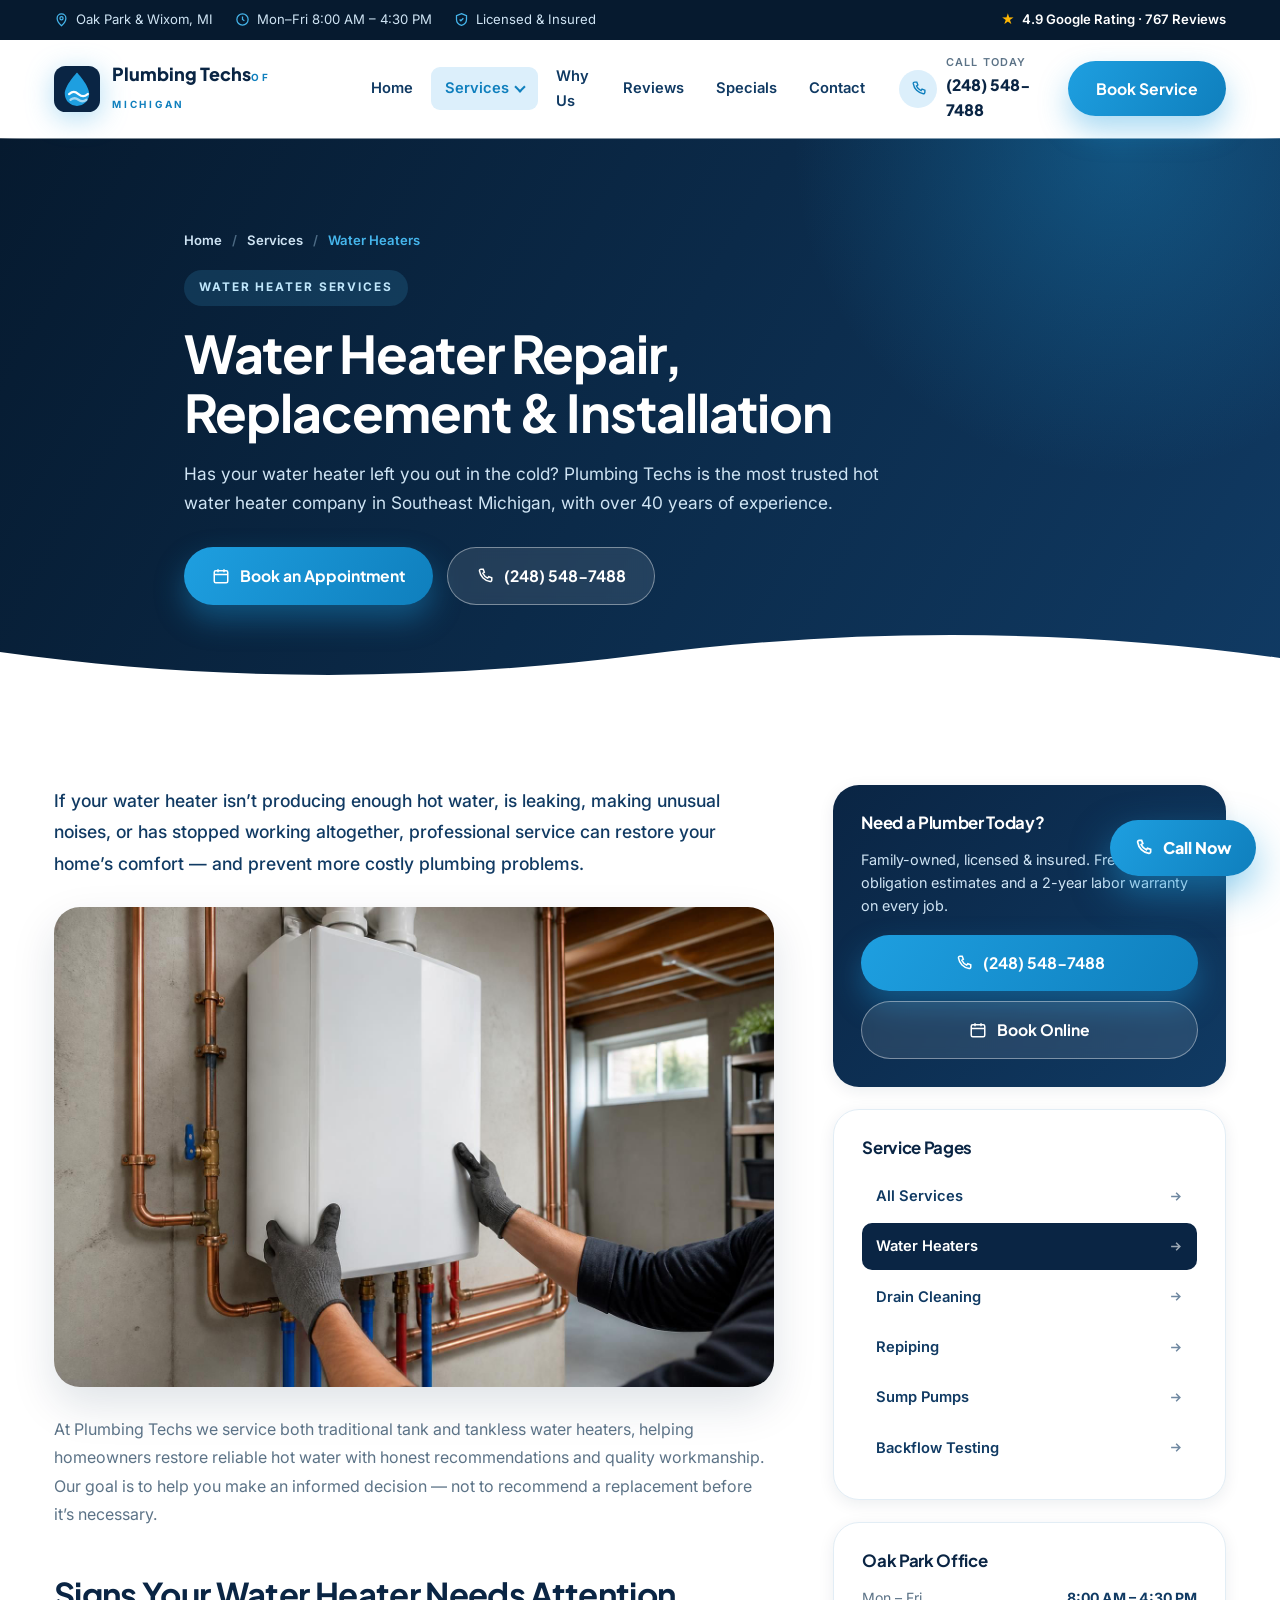
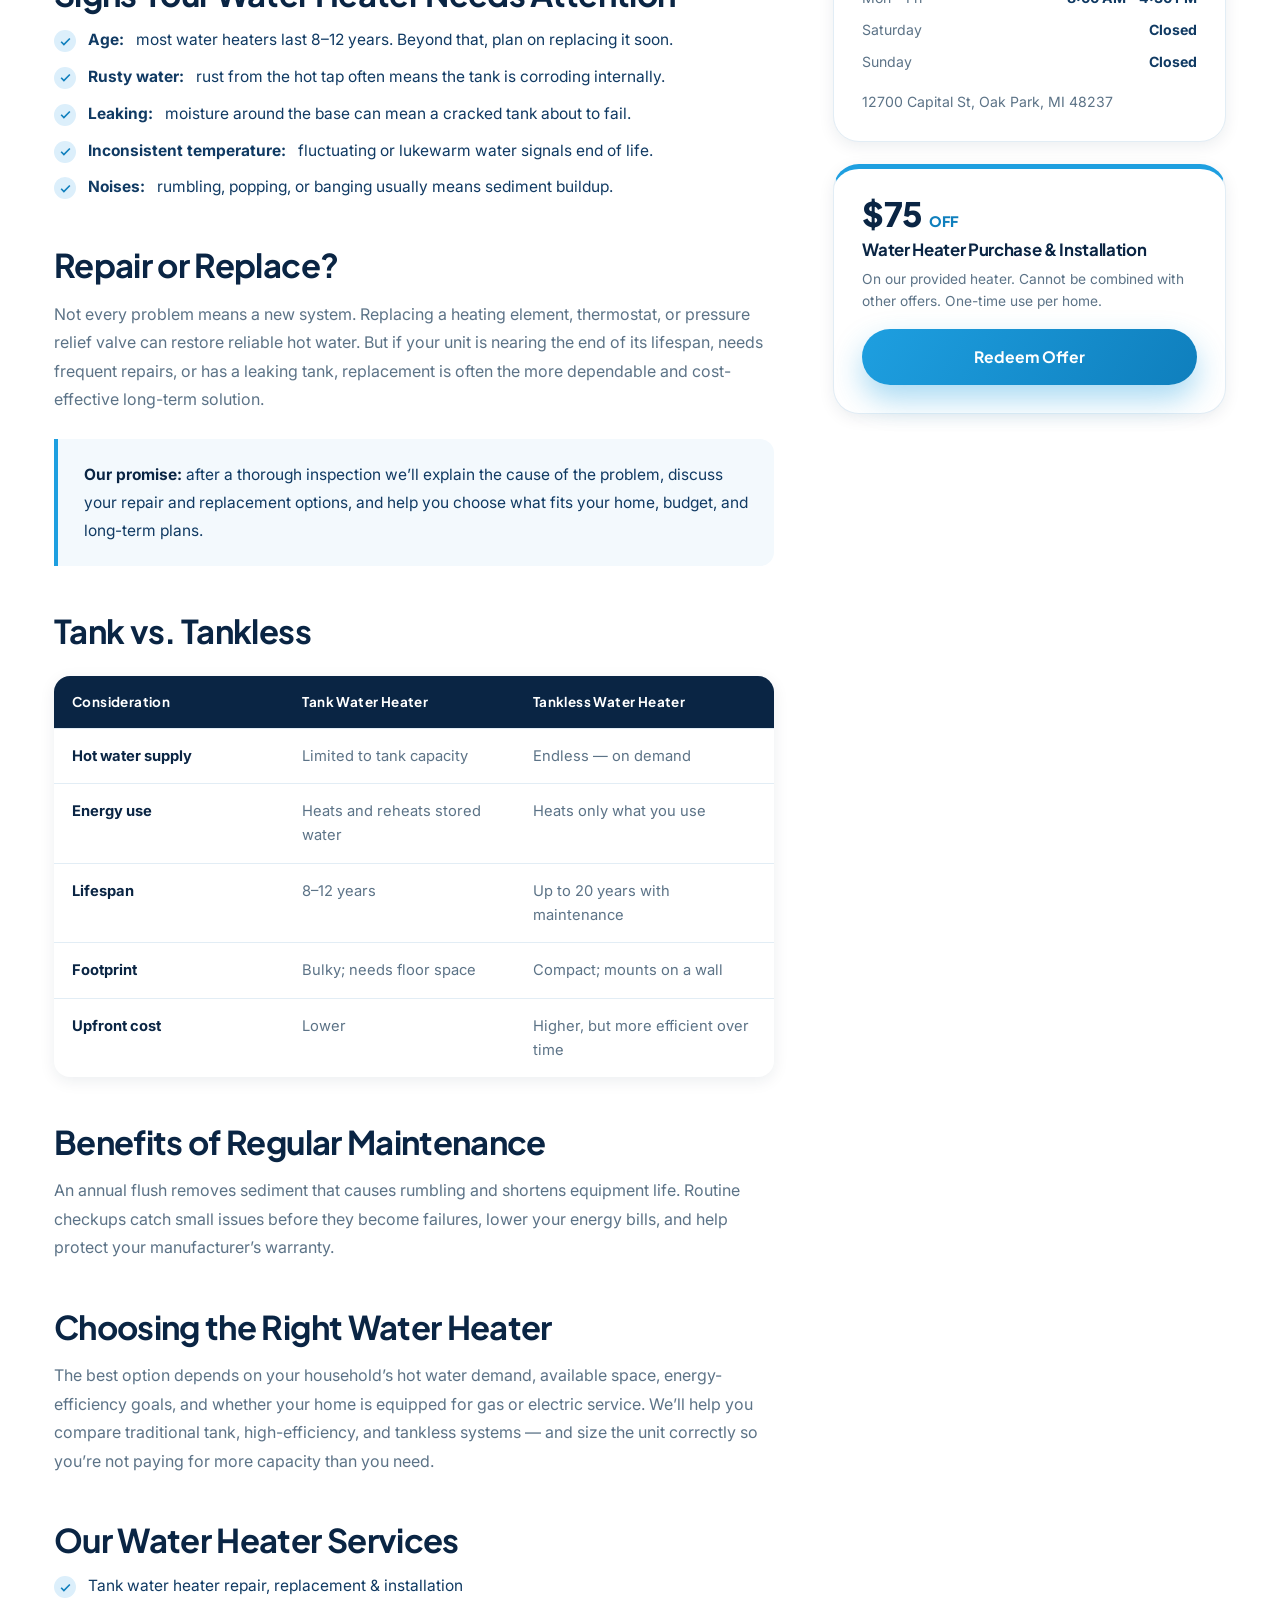
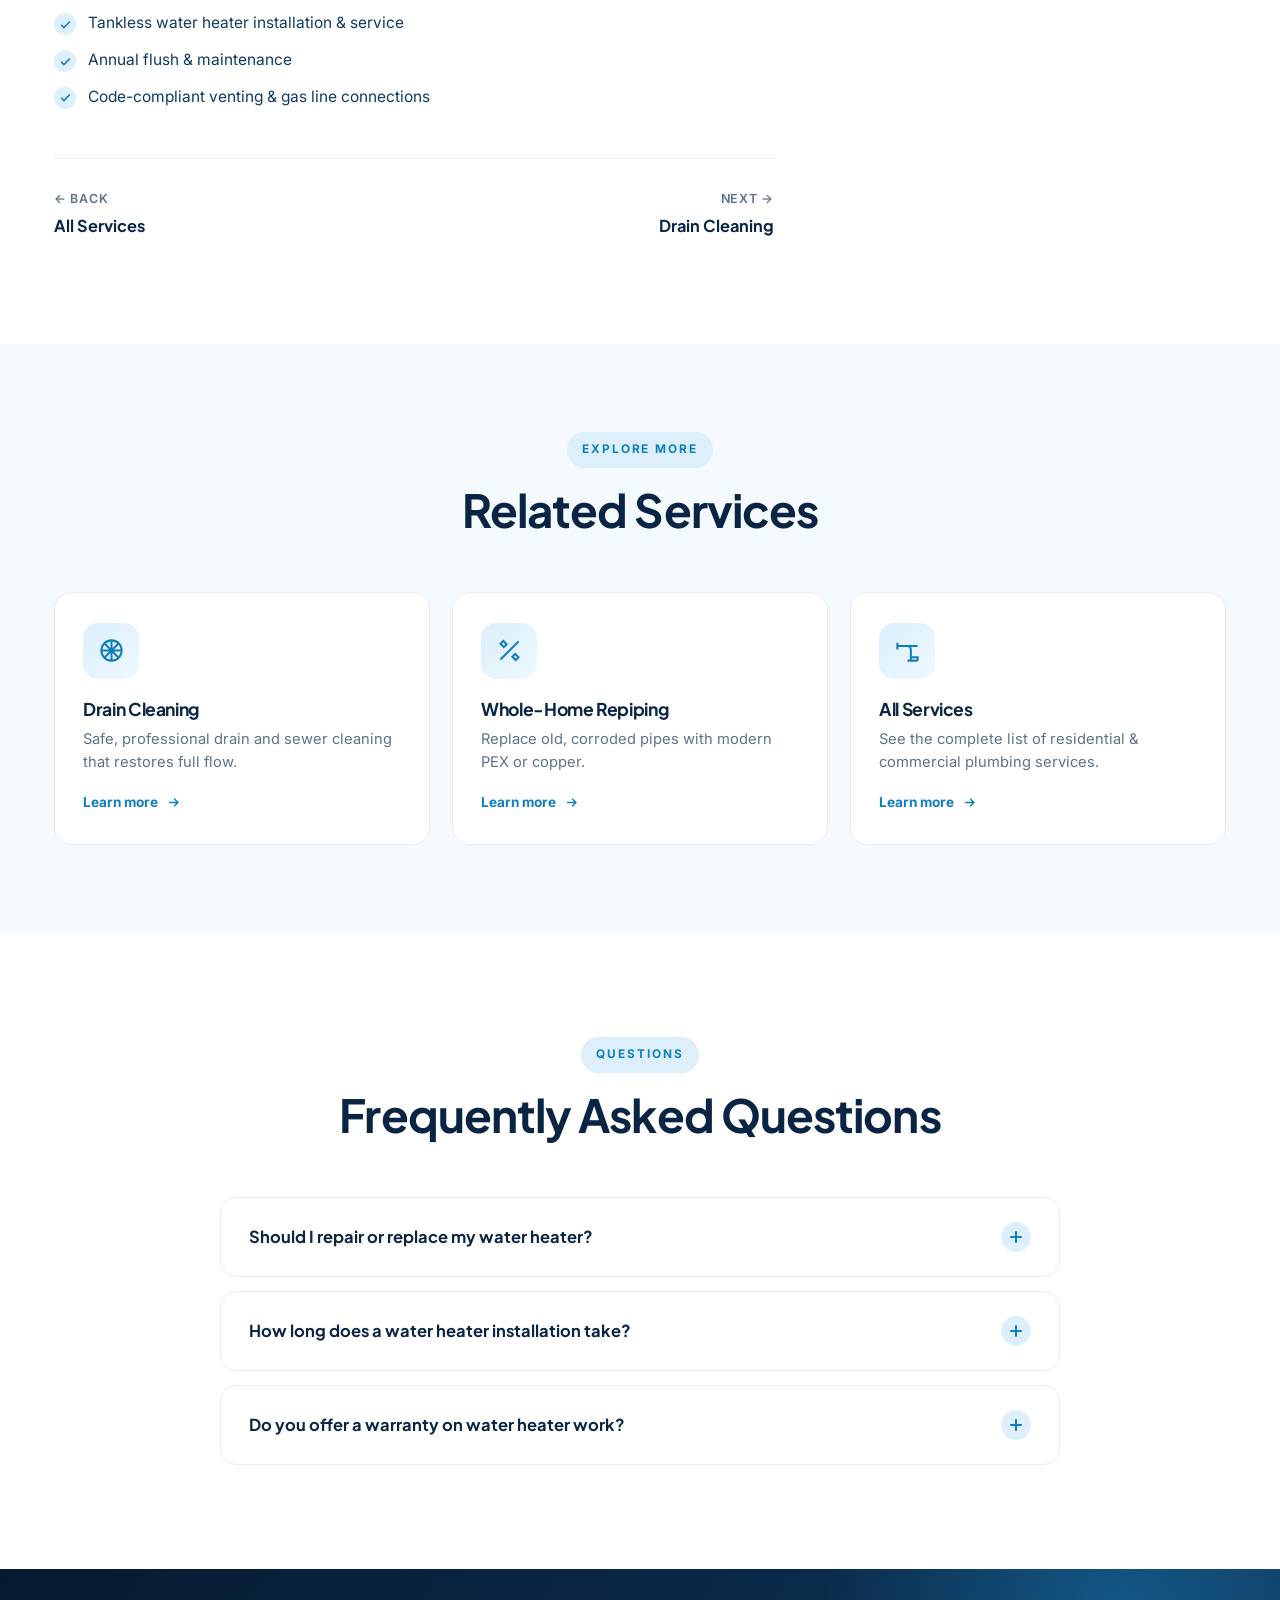
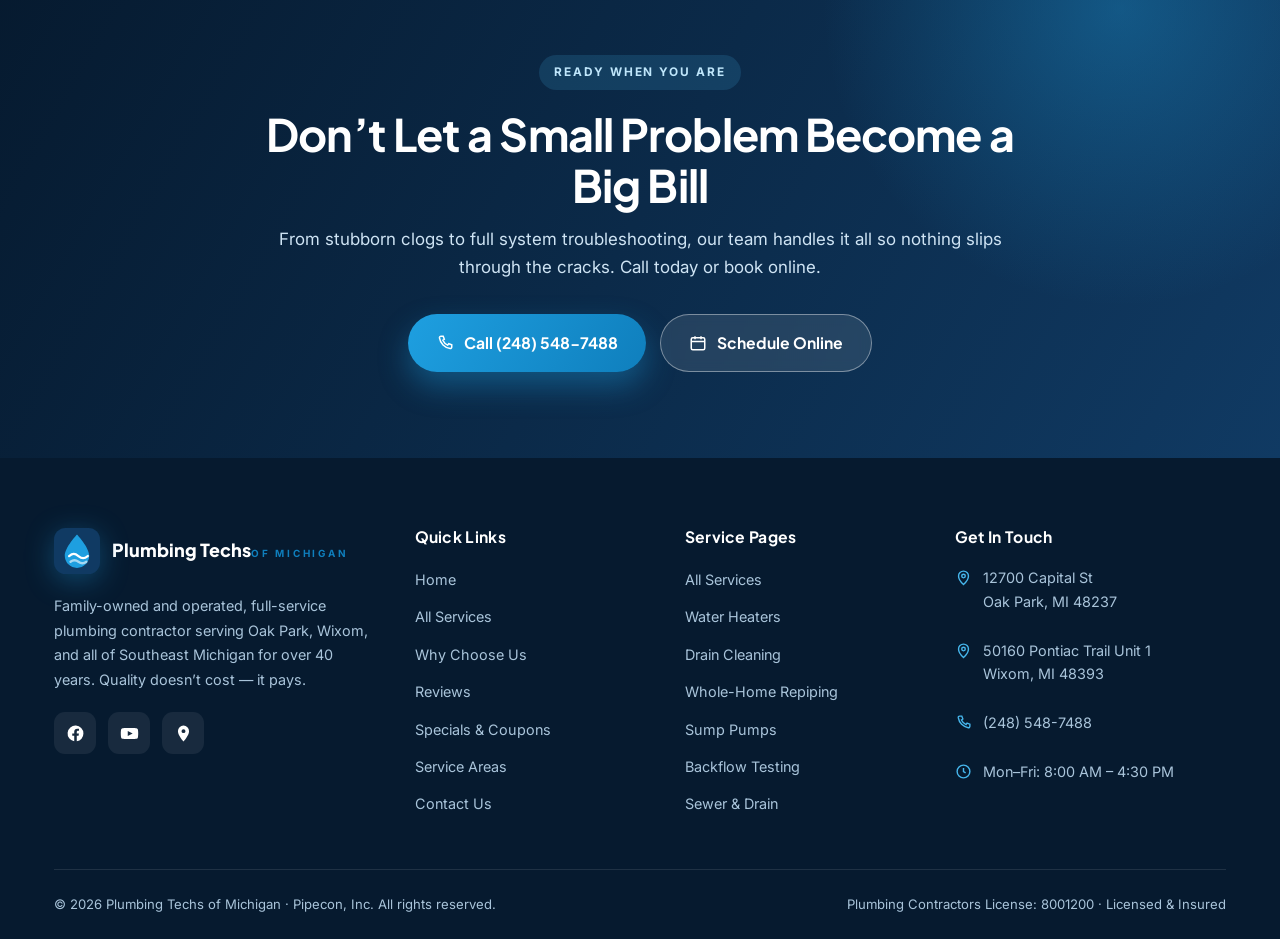
<file: water-heaters.html>
<!DOCTYPE html>
<html lang="en">
<head>
<meta charset="UTF-8">
<script>document.documentElement.className+=' js';</script>
<meta name="viewport" content="width=device-width, initial-scale=1.0">
<title>Water Heater Repair &amp; Installation | Oak Park &amp; Wixom, MI</title>
<meta name="description" content="Water heater repair, replacement, and tankless installation in Oak Park, Wixom & Metro Detroit. 2-year labor warranty. Call (248) 548-7488.">
<link rel="preconnect" href="https://fonts.googleapis.com">
<link rel="preconnect" href="https://fonts.gstatic.com" crossorigin>
<link href="https://fonts.googleapis.com/css2?family=Plus+Jakarta+Sans:wght@400;500;600;700;800&family=Inter:wght@400;500;600;700&display=swap" rel="stylesheet">
<link rel="stylesheet" href="styles.css">
</head>
<body>
<svg width="0" height="0" style="position:absolute" aria-hidden="true">
  <symbol id="i-droplet" viewBox="0 0 24 24"><path d="M12 2.5s6.5 7.2 6.5 11.5a6.5 6.5 0 0 1-13 0C5.5 9.7 12 2.5 12 2.5Z"/></symbol>
  <symbol id="i-flame" viewBox="0 0 24 24"><path d="M12 2.5c1.2 3.4-2.4 4.6-2.4 7.6a2.4 2.4 0 0 0 4.8 0c0-.9-.2-1.6-.6-2.4 2.6 1.4 4.7 3.6 4.7 6.6a6.5 6.5 0 0 1-13 0c0-4.6 3.4-7 6.5-11.8Z"/></symbol>
  <symbol id="i-wrench" viewBox="0 0 24 24"><path d="M15.5 3a5.5 5.5 0 0 0-5 7.7L3 18.2V21h2.8l7.5-7.5A5.5 5.5 0 1 0 15.5 3Zm0 3a2.5 2.5 0 1 1 0 5 2.5 2.5 0 0 1 0-5Z"/></symbol>
  <symbol id="i-drain" viewBox="0 0 24 24"><circle cx="12" cy="12" r="9"/><path d="M12 3v18M3 12h18M5.6 5.6l12.8 12.8M18.4 5.6 5.6 18.4"/></symbol>
  <symbol id="i-pipe" viewBox="0 0 24 24"><path d="M3 8h9a3 3 0 0 1 3 3v10M3 5v6M21 8h-9M15 18h6v3M12 21h9"/></symbol>
  <symbol id="i-shield" viewBox="0 0 24 24"><path d="M12 2.5 20 6v6c0 4.6-3.3 8-8 9.5C7.3 20 4 16.6 4 12V6Z"/><path d="M9 12l2 2 4-4"/></symbol>
  <symbol id="i-star" viewBox="0 0 24 24"><path d="m12 2.8 2.9 5.9 6.5.9-4.7 4.6 1.1 6.5-5.8-3-5.8 3 1.1-6.5L2.6 9.6l6.5-.9Z"/></symbol>
  <symbol id="i-clock" viewBox="0 0 24 24"><circle cx="12" cy="12" r="9"/><path d="M12 7v5l3 2"/></symbol>
  <symbol id="i-phone" viewBox="0 0 24 24"><path d="M6.6 3h3l1.5 4-2 1.4a13 13 0 0 0 6.5 6.5l1.4-2 4 1.5v3a2 2 0 0 1-2.2 2A17 17 0 0 1 4.6 5.2 2 2 0 0 1 6.6 3Z"/></symbol>
  <symbol id="i-pin" viewBox="0 0 24 24"><path d="M12 22s7-6.2 7-12a7 7 0 1 0-14 0c0 5.8 7 12 7 12Z"/><circle cx="12" cy="10" r="2.5"/></symbol>
  <symbol id="i-check" viewBox="0 0 24 24"><path d="M4 12.5 9 17.5 20 6.5"/></symbol>
  <symbol id="i-dollar" viewBox="0 0 24 24"><circle cx="12" cy="12" r="9"/><path d="M12 6.5v11M14.8 9c-.5-1-1.6-1.5-2.8-1.5-1.5 0-2.7.8-2.7 2s1 1.8 2.7 2.2c1.9.4 3 1 3 2.3s-1.4 2-3 2c-1.3 0-2.5-.5-3-1.6"/></symbol>
  <symbol id="i-camera" viewBox="0 0 24 24"><path d="M3 8h3l1.5-2h9L18 8h3v11H3Z"/><circle cx="12" cy="13" r="3.2"/></symbol>
  <symbol id="i-home" viewBox="0 0 24 24"><path d="M3 11 12 3l9 8"/><path d="M5 10v10h14V10"/></symbol>
  <symbol id="i-building" viewBox="0 0 24 24"><path d="M4 21V4h10v17M14 9h6v12M7 8h4M7 12h4M7 16h4M17 13h1M17 17h1"/></symbol>
  <symbol id="i-faucet" viewBox="0 0 24 24"><path d="M3 12h7M7 12V8a2 2 0 0 1 2-2h6a3 3 0 0 1 3 3v1M15 6h3M10 12v3a4 4 0 0 0 4 4"/></symbol>
  <symbol id="i-pump" viewBox="0 0 24 24"><circle cx="12" cy="13" r="5"/><path d="M12 3v5M5 6l3 3M19 6l-3 3M12 18v3M6 13H3M21 13h-3"/></symbol>
  <symbol id="i-truck" viewBox="0 0 24 24"><path d="M2 7h11v9H2zM13 10h4l3 3v3h-7z"/><circle cx="6.5" cy="18" r="1.8"/><circle cx="17" cy="18" r="1.8"/></symbol>
  <symbol id="i-users" viewBox="0 0 24 24"><circle cx="9" cy="8" r="3.2"/><path d="M3 20a6 6 0 0 1 12 0M16 5.2a3.2 3.2 0 0 1 0 6.1M18 20a6 6 0 0 0-2-4.5"/></symbol>
  <symbol id="i-bolt" viewBox="0 0 24 24"><path d="M13 2 4 14h6l-1 8 9-12h-6z"/></symbol>
  <symbol id="i-gauge" viewBox="0 0 24 24"><path d="M4 18a8 8 0 1 1 16 0"/><path d="M12 18l4-6"/></symbol>
  <symbol id="i-tools" viewBox="0 0 24 24"><path d="M4 20 20 4M6.5 3.5 4 6l3 3 2.5-2.5zM17.5 20.5 20 18l-3-3-2.5 2.5z"/></symbol>
  <symbol id="i-arrow" viewBox="0 0 24 24"><path d="M5 12h14M13 6l6 6-6 6"/></symbol>
  <symbol id="i-up" viewBox="0 0 24 24"><path d="M12 19V5M6 11l6-6 6 6"/></symbol>
  <symbol id="i-cal" viewBox="0 0 24 24"><rect x="3" y="5" width="18" height="16" rx="2"/><path d="M3 10h18M8 3v4M16 3v4"/></symbol>
</svg>
<div id="site">
<div class="topbar">
  <div class="wrap">
    <div class="tb-left">
      <span class="tb-item"><svg><use href="#i-pin"/></svg> Oak Park &amp; Wixom, MI</span>
      <span class="tb-item"><svg><use href="#i-clock"/></svg> Mon&ndash;Fri 8:00 AM &ndash; 4:30 PM</span>
      <span class="tb-item"><svg><use href="#i-shield"/></svg> Licensed &amp; Insured</span>
    </div>
    <span class="tb-rating"><b>&#9733;</b> 4.9 Google Rating &middot; 767 Reviews</span>
  </div>
</div>
<header class="site" id="header">
  <div class="wrap">
    <nav class="nav">
      <a href="index.html" class="brand" aria-label="Plumbing Techs of Michigan home">
        <svg class="mark" viewBox="0 0 64 64" aria-hidden="true">
          <rect width="64" height="64" rx="16" fill="#0a2544"/>
          <path d="M32 9C32 9 15 27 15 38.5a17 17 0 0 0 34 0C49 27 32 9 32 9Z" fill="#1e9fe0"/>
          <path d="M21 39c5-4 8-4 13 0s8 4 13 0" fill="none" stroke="#fff" stroke-width="3.2" stroke-linecap="round"/>
          <path d="M23 47c4-3 7-3 11 0s7 3 11 0" fill="none" stroke="#fff" stroke-width="3.2" stroke-linecap="round" opacity=".6"/>
        </svg>
        <span><span class="bname">Plumbing Techs</span><span class="btag">of Michigan</span></span>
      </a>
      <div class="menu" id="menu">
        <a href="index.html">Home</a>
        <div class="has-drop">
          <a href="services.html" class="active">Services</a>
          <div class="drop">
            <span class="head">Service Pages</span>
            <a href="services.html">All Services</a>
            <a href="water-heaters.html" class="active">Water Heaters</a>
            <a href="drain-cleaning.html">Drain Cleaning</a>
            <a href="repiping.html">Repiping</a>
            <a href="sump-pumps.html">Sump Pumps</a>
            <a href="backflow-testing.html">Backflow Testing</a>
          </div>
        </div>
        <a href="index.html#why">Why Us</a>
        <a href="reviews.html">Reviews</a>
        <a href="index.html#specials">Specials</a>
        <a href="contact.html">Contact</a>
      </div>
      <div class="nav-cta">
        <a class="nav-phone" href="tel:+12485487488">
          <span class="ic"><svg><use href="#i-phone"/></svg></span>
          <span><small>Call Today</small>(248) 548-7488</span>
        </a>
        <a class="btn btn-primary" href="contact.html">Book Service</a>
        <button class="burger" id="burger" aria-label="Toggle menu"><i></i><i></i><i></i></button>
      </div>
    </nav>
  </div>
</header>
<section class="page-hero">
  <div class="wrap">
    <div class="crumbs reveal"><a href="index.html">Home</a><span class="sep">/</span><a href="services.html">Services</a><span class="sep">/</span><span class="cur">Water Heaters</span></div>
    <span class="eyebrow on-dark reveal" style="margin-top:18px">Water Heater Services</span>
    <h1 class="reveal">Water Heater Repair, Replacement &amp; Installation</h1>
    <p class="reveal">Has your water heater left you out in the cold? Plumbing Techs is the most trusted hot water heater company in Southeast Michigan, with over 40 years of experience.</p>
          <div class="hero-cta reveal">
        <a class="btn btn-primary" href="contact.html"><svg><use href="#i-cal"/></svg> Book an Appointment</a>
        <a class="btn btn-ghost" href="tel:+12485487488"><svg><use href="#i-phone"/></svg> (248) 548-7488</a>
      </div>
  </div>
</section>
<section class="section">
  <div class="wrap">
    <div class="detail-grid">
      <div class="prose reveal">
        <p class="lead-in">If your water heater isn&rsquo;t producing enough hot water, is leaking, making unusual noises, or has stopped working altogether, professional service can restore your home&rsquo;s comfort &mdash; and prevent more costly plumbing problems.</p>
        <img src="tankless.png" alt="New tankless water heater installed by Plumbing Techs of Michigan">
        <p>At Plumbing Techs we service both traditional tank and tankless water heaters, helping homeowners restore reliable hot water with honest recommendations and quality workmanship. Our goal is to help you make an informed decision &mdash; not to recommend a replacement before it&rsquo;s necessary.</p>

        <h2>Signs Your Water Heater Needs Attention</h2>
        <ul class="bullets">
          <li><span class="tick"><svg><use href="#i-check"/></svg></span> <strong>Age:</strong> most water heaters last 8&ndash;12 years. Beyond that, plan on replacing it soon.</li>
          <li><span class="tick"><svg><use href="#i-check"/></svg></span> <strong>Rusty water:</strong> rust from the hot tap often means the tank is corroding internally.</li>
          <li><span class="tick"><svg><use href="#i-check"/></svg></span> <strong>Leaking:</strong> moisture around the base can mean a cracked tank about to fail.</li>
          <li><span class="tick"><svg><use href="#i-check"/></svg></span> <strong>Inconsistent temperature:</strong> fluctuating or lukewarm water signals end of life.</li>
          <li><span class="tick"><svg><use href="#i-check"/></svg></span> <strong>Noises:</strong> rumbling, popping, or banging usually means sediment buildup.</li>
        </ul>

        <h2>Repair or Replace?</h2>
        <p>Not every problem means a new system. Replacing a heating element, thermostat, or pressure relief valve can restore reliable hot water. But if your unit is nearing the end of its lifespan, needs frequent repairs, or has a leaking tank, replacement is often the more dependable and cost-effective long-term solution.</p>
        <div class="callout"><p><strong>Our promise:</strong> after a thorough inspection we&rsquo;ll explain the cause of the problem, discuss your repair and replacement options, and help you choose what fits your home, budget, and long-term plans.</p></div>

        <h2>Tank vs. Tankless</h2>
        <table class="compare">
          <tr><th>Consideration</th><th>Tank Water Heater</th><th>Tankless Water Heater</th></tr>
          <tr><td>Hot water supply</td><td>Limited to tank capacity</td><td>Endless &mdash; on demand</td></tr>
          <tr><td>Energy use</td><td>Heats and reheats stored water</td><td>Heats only what you use</td></tr>
          <tr><td>Lifespan</td><td>8&ndash;12 years</td><td>Up to 20 years with maintenance</td></tr>
          <tr><td>Footprint</td><td>Bulky; needs floor space</td><td>Compact; mounts on a wall</td></tr>
          <tr><td>Upfront cost</td><td>Lower</td><td>Higher, but more efficient over time</td></tr>
        </table>

        <h2>Benefits of Regular Maintenance</h2>
        <p>An annual flush removes sediment that causes rumbling and shortens equipment life. Routine checkups catch small issues before they become failures, lower your energy bills, and help protect your manufacturer&rsquo;s warranty.</p>

        <h2>Choosing the Right Water Heater</h2>
        <p>The best option depends on your household&rsquo;s hot water demand, available space, energy-efficiency goals, and whether your home is equipped for gas or electric service. We&rsquo;ll help you compare traditional tank, high-efficiency, and tankless systems &mdash; and size the unit correctly so you&rsquo;re not paying for more capacity than you need.</p>

        <h2>Our Water Heater Services</h2>
        <ul class="bullets">
          <li><span class="tick"><svg><use href="#i-check"/></svg></span> Tank water heater repair, replacement &amp; installation</li>
          <li><span class="tick"><svg><use href="#i-check"/></svg></span> Tankless water heater installation &amp; service</li>
          <li><span class="tick"><svg><use href="#i-check"/></svg></span> Annual flush &amp; maintenance</li>
          <li><span class="tick"><svg><use href="#i-check"/></svg></span> Code-compliant venting &amp; gas line connections</li>
        </ul>
        <div class="page-nav">
          <a href="services.html"><span>&larr; Back</span><b>All Services</b></a>
          <a class="next" href="drain-cleaning.html"><span>Next &rarr;</span><b>Drain Cleaning</b></a>
        </div>
      </div>
      <aside>
  <div class="side-card side-cta reveal">
    <h3>Need a Plumber Today?</h3>
    <p>Family-owned, licensed &amp; insured. Free, no-obligation estimates and a 2-year labor warranty on every job.</p>
    <a class="btn btn-primary" href="tel:+12485487488"><svg><use href="#i-phone"/></svg> (248) 548-7488</a>
    <a class="btn btn-ghost" href="contact.html"><svg><use href="#i-cal"/></svg> Book Online</a>
  </div>
  <div class="side-card sticky reveal">
    <h3>Service Pages</h3>
    <ul class="side-links">
      <li><a href="services.html">All Services <svg class="arw"><use href="#i-arrow"/></svg></a></li>
      <li><a href="water-heaters.html" class="active">Water Heaters <svg class="arw"><use href="#i-arrow"/></svg></a></li>
      <li><a href="drain-cleaning.html">Drain Cleaning <svg class="arw"><use href="#i-arrow"/></svg></a></li>
      <li><a href="repiping.html">Repiping <svg class="arw"><use href="#i-arrow"/></svg></a></li>
      <li><a href="sump-pumps.html">Sump Pumps <svg class="arw"><use href="#i-arrow"/></svg></a></li>
      <li><a href="backflow-testing.html">Backflow Testing <svg class="arw"><use href="#i-arrow"/></svg></a></li>
    </ul>
  </div>
  <div class="side-card reveal">
    <h3>Oak Park Office</h3>
    <ul class="side-hours">
      <li><span>Mon &ndash; Fri</span><b>8:00 AM &ndash; 4:30 PM</b></li>
      <li><span>Saturday</span><b>Closed</b></li>
      <li><span>Sunday</span><b>Closed</b></li>
    </ul>
    <p style="font-size:.88rem;color:var(--muted);margin-top:16px">12700 Capital St, Oak Park, MI 48237</p>
  </div>
  <div class="side-card reveal" style="border-top:5px solid var(--blue-500)">
    <div style="font-family:'Plus Jakarta Sans',sans-serif;font-weight:800;font-size:2.1rem;color:var(--navy-800);line-height:1">$75 <span style="font-size:.9rem;color:var(--blue-600)">OFF</span></div>
    <h3 style="margin:10px 0 8px">Water Heater Purchase &amp; Installation</h3>
    <p style="font-size:.86rem;color:var(--muted);margin-bottom:16px">On our provided heater. Cannot be combined with other offers. One-time use per home.</p>
    <a class="btn btn-primary" href="tel:+12485487488" style="width:100%">Redeem Offer</a>
  </div>
</aside>
    </div>
  </div>
</section>
<section class="section tint related">
  <div class="wrap">
    <div class="section-head reveal">
      <span class="eyebrow">Explore More</span>
      <h2>Related Services</h2>
    </div>
    <div class="svc-grid">
      <a class="svc reveal" href="drain-cleaning.html">
        <div class="ic"><svg><use href="#i-drain"/></svg></div>
        <h3>Drain Cleaning</h3>
        <p>Safe, professional drain and sewer cleaning that restores full flow.</p>
        <span class="more">Learn more <svg><use href="#i-arrow"/></svg></span>
      </a>
      <a class="svc reveal" href="repiping.html">
        <div class="ic"><svg><use href="#i-tools"/></svg></div>
        <h3>Whole-Home Repiping</h3>
        <p>Replace old, corroded pipes with modern PEX or copper.</p>
        <span class="more">Learn more <svg><use href="#i-arrow"/></svg></span>
      </a>
      <a class="svc reveal" href="services.html">
        <div class="ic"><svg><use href="#i-pipe"/></svg></div>
        <h3>All Services</h3>
        <p>See the complete list of residential &amp; commercial plumbing services.</p>
        <span class="more">Learn more <svg><use href="#i-arrow"/></svg></span>
      </a>
    </div>
  </div>
</section>
<section class="section">
  <div class="wrap">
    <div class="section-head reveal">
      <span class="eyebrow">Questions</span>
      <h2>Frequently Asked Questions</h2>
    </div>
    <div class="faq">
      <div class="faq-item reveal">
        <button class="faq-q" type="button"><span>Should I repair or replace my water heater?</span><span class="pm" style="position:relative"></span></button>
        <div class="faq-a"><p>If the unit is 8&ndash;12 years old and the issue is a heating element, thermostat, or relief valve, a repair may be the best value. If the tank is leaking, rusting, or past its lifespan, replacement is more dependable.</p></div>
      </div>
      <div class="faq-item reveal">
        <button class="faq-q" type="button"><span>How long does a water heater installation take?</span><span class="pm" style="position:relative"></span></button>
        <div class="faq-a"><p>Most standard tank replacements are completed in a few hours. Tankless conversions can take longer because of venting and gas or electrical upgrades.</p></div>
      </div>
      <div class="faq-item reveal">
        <button class="faq-q" type="button"><span>Do you offer a warranty on water heater work?</span><span class="pm" style="position:relative"></span></button>
        <div class="faq-a"><p>Yes &mdash; every installation is backed by our 2-year labor warranty, plus the manufacturer&rsquo;s warranty on the unit itself.</p></div>
      </div>
    </div>
  </div>
</section><section class="cta-band">
  <div class="wrap">
    <span class="eyebrow on-dark reveal">Ready When You Are</span>
    <h2 class="reveal" style="margin-top:18px">Don&rsquo;t Let a Small Problem Become a Big Bill</h2>
    <p class="reveal">From stubborn clogs to full system troubleshooting, our team handles it all so nothing slips through the cracks. Call today or book online.</p>
    <div class="btns reveal">
      <a class="btn btn-primary" href="tel:+12485487488"><svg><use href="#i-phone"/></svg> Call (248) 548-7488</a>
      <a class="btn btn-ghost" href="contact.html"><svg><use href="#i-cal"/></svg> Schedule Online</a>
    </div>
  </div>
</section>
<footer class="site">
  <div class="wrap">
    <div class="foot-grid">
      <div class="foot-brand">
        <a href="index.html" class="brand">
          <svg class="mark" viewBox="0 0 64 64" aria-hidden="true">
            <rect width="64" height="64" rx="16" fill="#103a63"/>
            <path d="M32 9C32 9 15 27 15 38.5a17 17 0 0 0 34 0C49 27 32 9 32 9Z" fill="#1e9fe0"/>
            <path d="M21 39c5-4 8-4 13 0s8 4 13 0" fill="none" stroke="#fff" stroke-width="3.2" stroke-linecap="round"/>
            <path d="M23 47c4-3 7-3 11 0s7 3 11 0" fill="none" stroke="#fff" stroke-width="3.2" stroke-linecap="round" opacity=".6"/>
          </svg>
          <span><span class="bname">Plumbing Techs</span><span class="btag">of Michigan</span></span>
        </a>
        <p>Family-owned and operated, full-service plumbing contractor serving Oak Park, Wixom, and all of Southeast Michigan for over 40 years. Quality doesn&rsquo;t cost &mdash; it pays.</p>
        <div class="foot-social">
          <a href="https://www.facebook.com/PlumbingTechs/" target="_blank" rel="noopener" aria-label="Facebook"><svg viewBox="0 0 24 24"><path d="M22 12a10 10 0 1 0-11.6 9.9v-7H7.9V12h2.5V9.8c0-2.5 1.5-3.9 3.8-3.9 1.1 0 2.2.2 2.2.2v2.4h-1.2c-1.2 0-1.6.8-1.6 1.6V12h2.7l-.4 2.9h-2.3v7A10 10 0 0 0 22 12Z"/></svg></a>
          <a href="https://www.youtube.com/channel/UCJ6lZF2xFOyuhiUlNZ8nlFQ/" target="_blank" rel="noopener" aria-label="YouTube"><svg viewBox="0 0 24 24"><path d="M23 12s0-3.3-.4-4.9a2.6 2.6 0 0 0-1.8-1.8C19.2 5 12 5 12 5s-7.2 0-8.8.3a2.6 2.6 0 0 0-1.8 1.8C1 8.7 1 12 1 12s0 3.3.4 4.9a2.6 2.6 0 0 0 1.8 1.8C4.8 19 12 19 12 19s7.2 0 8.8-.3a2.6 2.6 0 0 0 1.8-1.8C23 15.3 23 12 23 12ZM9.8 15.1V8.9l6.2 3.1Z"/></svg></a>
          <a href="https://www.google.com/maps?cid=15739237099503350613" target="_blank" rel="noopener" aria-label="Google Maps"><svg viewBox="0 0 24 24"><path d="M12 2a7 7 0 0 0-7 7c0 5.3 7 13 7 13s7-7.7 7-13a7 7 0 0 0-7-7Zm0 9.5A2.5 2.5 0 1 1 12 6.5a2.5 2.5 0 0 1 0 5Z"/></svg></a>
        </div>
      </div>
      <div>
        <h4>Quick Links</h4>
        <ul class="foot-links">
          <li><a href="index.html">Home</a></li>
          <li><a href="services.html">All Services</a></li>
          <li><a href="index.html#why">Why Choose Us</a></li>
          <li><a href="reviews.html">Reviews</a></li>
          <li><a href="index.html#specials">Specials &amp; Coupons</a></li>
          <li><a href="index.html#areas">Service Areas</a></li>
          <li><a href="contact.html">Contact Us</a></li>
        </ul>
      </div>
      <div>
        <h4>Service Pages</h4>
        <ul class="foot-links">
          <li><a href="services.html">All Services</a></li>
          <li><a href="water-heaters.html">Water Heaters</a></li>
          <li><a href="drain-cleaning.html">Drain Cleaning</a></li>
          <li><a href="repiping.html">Whole-Home Repiping</a></li>
          <li><a href="sump-pumps.html">Sump Pumps</a></li>
          <li><a href="backflow-testing.html">Backflow Testing</a></li>
          <li><a href="services.html#sewer">Sewer &amp; Drain</a></li>
        </ul>
      </div>
      <div>
        <h4>Get In Touch</h4>
        <ul class="foot-links foot-contact" style="list-style:none">
          <li><svg><use href="#i-pin"/></svg><span>12700 Capital St<br>Oak Park, MI 48237</span></li>
          <li><svg><use href="#i-pin"/></svg><span>50160 Pontiac Trail Unit 1<br>Wixom, MI 48393</span></li>
          <li><svg><use href="#i-phone"/></svg><a href="tel:+12485487488">(248) 548-7488</a></li>
          <li><svg><use href="#i-clock"/></svg><span>Mon&ndash;Fri: 8:00 AM &ndash; 4:30 PM</span></li>
        </ul>
      </div>
    </div>
    <div class="foot-bottom">
      <span>&copy; <span id="year"></span> Plumbing Techs of Michigan &middot; Pipecon, Inc. All rights reserved.</span>
      <span>Plumbing Contractors License: 8001200 &middot; Licensed &amp; Insured</span>
    </div>
  </div>
</footer>
<a class="float-call" href="tel:+12485487488"><svg><use href="#i-phone"/></svg><span>Call Now</span></a>
<button class="top-btn" id="topBtn" aria-label="Back to top"><svg><use href="#i-up"/></svg></button>
</div>
<script src="site.js"></script>
</body>
</html>
</file>
<file: styles.css>
:root{
  --navy-900:#061a2f;
  --navy-800:#0a2544;
  --navy-700:#103a63;
  --navy-600:#16507f;
  --blue-600:#0f7fbd;
  --blue-500:#1e9fe0;
  --blue-400:#46b6ec;
  --blue-100:#dcefFB;
  --ice:#f3f9fd;
  --ink:#0d2133;
  --muted:#5c7387;
  --line:#e2edf5;
  --white:#ffffff;
  --gold:#ffb703;
  --shadow-sm:0 4px 16px rgba(9,40,70,.08);
  --shadow-md:0 18px 44px rgba(9,40,70,.13);
  --shadow-lg:0 30px 70px rgba(9,40,70,.20);
  --radius:18px;
  --radius-lg:26px;
  --maxw:1220px;
}
*{margin:0;padding:0;box-sizing:border-box}
html{scroll-behavior:smooth}
body{
  font-family:'Inter',system-ui,-apple-system,Segoe UI,Roboto,sans-serif;
  color:var(--ink);background:var(--white);line-height:1.65;
  -webkit-font-smoothing:antialiased;overflow-x:hidden;
}
body.intro:has(.open-toggle:not(:checked)){overflow:hidden;height:100vh}
body.intro #site{opacity:0;visibility:hidden;transition:opacity .8s ease}
body.intro .open-toggle:checked ~ #site{opacity:1;visibility:visible}
body.intro .open-toggle:checked ~ #preloader{opacity:0;visibility:hidden;pointer-events:none}
h1,h2,h3,h4,.font-display{font-family:'Plus Jakarta Sans','Inter',sans-serif;line-height:1.14;letter-spacing:-.02em}
a{color:inherit;text-decoration:none}
img{max-width:100%;display:block}
.wrap{width:100%;max-width:var(--maxw);margin:0 auto;padding:0 24px}
.eyebrow{
  display:inline-flex;align-items:center;gap:9px;
  font-size:.74rem;font-weight:700;letter-spacing:.16em;text-transform:uppercase;
  color:var(--blue-600);background:var(--blue-100);
  padding:8px 15px;border-radius:100px;
}
.eyebrow.on-dark{color:#bfe6fb;background:rgba(70,182,236,.16)}
.section{padding:104px 0}
.section.tint{background:var(--ice)}
.section-head{max-width:720px;margin:0 auto 56px;text-align:center}
.section-head h2{font-size:clamp(1.85rem,3.6vw,2.85rem);margin:16px 0 14px;color:var(--navy-800)}
.section-head p{color:var(--muted);font-size:1.06rem}
.grad-text{background:linear-gradient(100deg,var(--blue-500),var(--navy-600));-webkit-background-clip:text;background-clip:text;color:transparent}

/* ============ BUTTONS ============ */
.btn{
  display:inline-flex;align-items:center;justify-content:center;gap:10px;
  font-family:'Plus Jakarta Sans',sans-serif;font-weight:700;font-size:.98rem;
  padding:15px 28px;border-radius:100px;border:0;cursor:pointer;
  transition:transform .25s cubic-bezier(.2,.8,.3,1),box-shadow .25s,background .25s,color .25s;
  white-space:nowrap;
}
.btn-primary{background:linear-gradient(120deg,var(--blue-500),var(--blue-600));color:#fff;box-shadow:0 14px 30px rgba(30,159,224,.38)}
.btn-primary:hover{transform:translateY(-3px);box-shadow:0 20px 40px rgba(30,159,224,.48)}
.btn-navy{background:var(--navy-800);color:#fff;box-shadow:var(--shadow-sm)}
.btn-navy:hover{transform:translateY(-3px);background:var(--navy-700)}
.btn-ghost{background:rgba(255,255,255,.1);color:#fff;border:1.5px solid rgba(255,255,255,.4);backdrop-filter:blur(6px)}
.btn-ghost:hover{background:rgba(255,255,255,.2);transform:translateY(-3px)}
.btn-outline{background:#fff;color:var(--navy-800);border:1.5px solid var(--line);box-shadow:var(--shadow-sm)}
.btn-outline:hover{transform:translateY(-3px);border-color:var(--blue-400);color:var(--blue-600)}
.btn svg{width:18px;height:18px;stroke-width:2;fill:none;stroke:currentColor}

/* ============ PRELOADER ============ */
#preloader{
  position:fixed;inset:0;z-index:9999;
  display:flex;align-items:center;justify-content:center;
  background:radial-gradient(1200px 700px at 50% 15%,#123a63 0%,#0a2544 45%,#061a2f 100%);
  overflow:hidden;
  transition:opacity .8s ease,visibility .8s ease;
}
#preloader.exit{opacity:0;visibility:hidden;pointer-events:none}
#preloader.exit .pre-inner{transform:scale(1.08);opacity:0;transition:all .7s ease}
.pre-waves{position:absolute;inset:0;overflow:hidden;opacity:.5}
.pre-waves span{
  position:absolute;left:-10%;width:120%;height:220px;
  background:radial-gradient(ellipse at center,rgba(70,182,236,.22),transparent 70%);
  border-radius:50%;animation:floatWave 9s ease-in-out infinite;
}
.pre-waves span:nth-child(2){top:35%;animation-delay:-3s;opacity:.7}
.pre-waves span:nth-child(3){top:65%;animation-delay:-6s;opacity:.5}
@keyframes floatWave{0%,100%{transform:translateY(0) scaleX(1)}50%{transform:translateY(-40px) scaleX(1.06)}}
.pre-inner{position:relative;z-index:2;text-align:center;padding:0 24px;max-width:640px;transition:all .7s ease}
.pre-badge{
  width:118px;height:118px;margin:0 auto 26px;
  opacity:0;transform:scale(.6) rotate(-14deg);
  animation:badgeIn 1s cubic-bezier(.2,.9,.3,1.2) .15s forwards;
  filter:drop-shadow(0 18px 40px rgba(30,159,224,.5));
}
@keyframes badgeIn{to{opacity:1;transform:scale(1) rotate(0)}}
.pre-badge .wave-path{stroke-dasharray:80;stroke-dashoffset:80;animation:drawWave 1.3s ease .7s forwards}
.pre-badge .wave-path:nth-child(2){animation-delay:.9s}
.pre-badge .wave-path:nth-child(3){animation-delay:1.1s}
@keyframes drawWave{to{stroke-dashoffset:0}}
.pre-title{
  font-family:'Plus Jakarta Sans',sans-serif;font-weight:800;
  font-size:clamp(2rem,7vw,3.6rem);color:#fff;letter-spacing:.02em;line-height:1;
  display:flex;gap:.35em;justify-content:center;flex-wrap:wrap;
}
.pre-title .w{display:inline-block;opacity:0;transform:translateY(40px);animation:wordUp .9s cubic-bezier(.2,.8,.3,1) forwards}
.pre-title .w1{animation-delay:1.25s}
.pre-title .w2{animation-delay:1.5s;color:var(--blue-400)}
@keyframes wordUp{to{opacity:1;transform:translateY(0)}}
.pre-sub{
  color:#8fc7e8;font-size:.82rem;font-weight:600;letter-spacing:.34em;text-transform:uppercase;
  margin-top:16px;opacity:0;animation:fadeUp .8s ease 1.9s forwards;
}
.pre-tag{
  color:#cfe9f8;font-size:.95rem;margin-top:20px;font-weight:500;font-style:italic;
  opacity:0;animation:fadeUp .8s ease 2.3s forwards;
}
@keyframes fadeUp{from{opacity:0;transform:translateY(14px)}to{opacity:1;transform:translateY(0)}}
.pre-rule{height:2px;width:min(360px,80%);margin:30px auto 0;background:rgba(255,255,255,.14);border-radius:2px;overflow:hidden;opacity:0;animation:fadeUp .6s ease 2.5s forwards}
.pre-rule i{display:block;height:100%;width:0;background:linear-gradient(90deg,var(--blue-500),var(--blue-400));border-radius:2px;animation:barFill 5s linear forwards}
@keyframes barFill{to{width:100%}}
.pre-cta{margin-top:38px;opacity:0;transform:translateY(18px);visibility:hidden;animation:ctaIn .7s ease 5s forwards}
@keyframes ctaIn{from{opacity:0;transform:translateY(18px);visibility:visible}to{opacity:1;transform:none;visibility:visible}}
.open-btn{
  display:inline-block;position:relative;font-family:'Plus Jakarta Sans',sans-serif;font-weight:800;
  font-size:1.05rem;letter-spacing:.04em;color:var(--navy-900);
  background:#fff;border:0;border-radius:100px;padding:19px 46px;cursor:pointer;
  box-shadow:0 18px 50px rgba(30,159,224,.45),0 0 0 0 rgba(70,182,236,.6);
  animation:pulseRing 2.4s ease-out infinite;
  transition:transform .25s ease,box-shadow .25s ease;
}
.open-btn:hover{transform:translateY(-3px) scale(1.03);box-shadow:0 24px 60px rgba(30,159,224,.6)}
@keyframes pulseRing{0%{box-shadow:0 18px 50px rgba(30,159,224,.45),0 0 0 0 rgba(70,182,236,.55)}70%{box-shadow:0 18px 50px rgba(30,159,224,.45),0 0 0 26px rgba(70,182,236,0)}100%{box-shadow:0 18px 50px rgba(30,159,224,.45),0 0 0 0 rgba(70,182,236,0)}}
.skip{display:inline-block;margin-top:22px;color:#7fb4d6;font-size:.82rem;letter-spacing:.12em;text-transform:uppercase;font-weight:600;cursor:pointer;border-bottom:1px solid rgba(127,180,214,.4);opacity:0;animation:fadeUp .8s ease 1.6s forwards}

/* ============ HEADER ============ */
.topbar{background:var(--navy-900);color:#cfe4f4;font-size:.82rem;padding:9px 0}
.topbar .wrap{display:flex;justify-content:space-between;align-items:center;gap:16px;flex-wrap:wrap}
.topbar .tb-left{display:flex;gap:22px;align-items:center;flex-wrap:wrap}
.topbar .tb-item{display:flex;align-items:center;gap:7px}
.topbar svg{width:15px;height:15px;stroke:var(--blue-400);fill:none;stroke-width:2}
.topbar .tb-rating{display:flex;align-items:center;gap:7px;color:#fff;font-weight:600}
.topbar .tb-rating b{color:var(--gold)}
header.site{
  position:sticky;top:0;z-index:900;background:rgba(255,255,255,.92);
  backdrop-filter:blur(14px);border-bottom:1px solid transparent;transition:box-shadow .3s,border-color .3s,padding .3s;
}
header.site.scrolled{box-shadow:0 6px 26px rgba(9,40,70,.09);border-color:var(--line)}
.nav{display:flex;align-items:center;justify-content:space-between;gap:20px;padding:14px 0;transition:padding .3s}
header.site.scrolled .nav{padding:9px 0}
.brand{display:flex;align-items:center;gap:12px}
.brand .mark{width:46px;height:46px;flex:none;filter:drop-shadow(0 6px 14px rgba(30,159,224,.35))}
.brand .bname{font-family:'Plus Jakarta Sans',sans-serif;font-weight:800;font-size:1.12rem;color:var(--navy-800);line-height:1}
.brand .btag{font-size:.62rem;letter-spacing:.28em;text-transform:uppercase;color:var(--blue-600);font-weight:700;margin-top:4px}
.menu{display:flex;align-items:center;gap:4px}
.menu a{
  font-size:.92rem;font-weight:600;color:var(--navy-700);padding:9px 14px;border-radius:9px;
  transition:color .2s,background .2s;position:relative;
}
.menu a:hover{color:var(--blue-600);background:var(--blue-100)}
.nav-cta{display:flex;align-items:center;gap:12px}
.nav-phone{display:flex;align-items:center;gap:9px;font-family:'Plus Jakarta Sans',sans-serif;font-weight:800;color:var(--navy-800);font-size:.98rem}
.nav-phone .ic{width:38px;height:38px;border-radius:50%;background:var(--blue-100);display:grid;place-items:center;flex:none}
.nav-phone .ic svg{width:17px;height:17px;stroke:var(--blue-600);fill:none;stroke-width:2}
.nav-phone small{display:block;font-family:'Inter',sans-serif;font-weight:600;font-size:.68rem;letter-spacing:.1em;text-transform:uppercase;color:var(--muted)}
.burger{display:none;width:44px;height:44px;border-radius:11px;border:1px solid var(--line);background:#fff;cursor:pointer;flex-direction:column;justify-content:center;align-items:center;gap:5px}
.burger i{display:block;width:20px;height:2px;background:var(--navy-800);border-radius:2px;transition:.3s}
body.nav-open .burger i:nth-child(1){transform:translateY(7px) rotate(45deg)}
body.nav-open .burger i:nth-child(2){opacity:0}
body.nav-open .burger i:nth-child(3){transform:translateY(-7px) rotate(-45deg)}

/* ============ HERO ============ */
.hero{position:relative;color:#fff;overflow:hidden;background:var(--navy-800)}
.hero-bg{position:absolute;inset:0;background:url('hero.png') center/cover no-repeat;transform:scale(1.04)}
.hero-bg::after{content:"";position:absolute;inset:0;background:linear-gradient(105deg,rgba(6,26,47,.96) 0%,rgba(10,37,68,.9) 42%,rgba(10,37,68,.55) 72%,rgba(30,159,224,.35) 100%)}
.hero .wrap{position:relative;z-index:3;padding-top:96px;padding-bottom:150px}
.hero-grid{display:grid;grid-template-columns:1.15fr .85fr;gap:56px;align-items:center}
.hero h1{font-size:clamp(2.2rem,5vw,4rem);font-weight:800;margin:22px 0 20px;max-width:15ch}
.hero h1 em{font-style:normal;background:linear-gradient(100deg,#7fd0f5,#46b6ec);-webkit-background-clip:text;background-clip:text;color:transparent}
.hero p.lead{font-size:1.1rem;color:#cfe4f4;max-width:56ch;margin-bottom:34px}
.hero-cta{display:flex;gap:14px;flex-wrap:wrap;margin-bottom:38px}
.hero-chips{display:flex;gap:12px;flex-wrap:wrap}
.chip{
  display:flex;align-items:center;gap:9px;font-size:.86rem;font-weight:600;color:#e8f5fc;
  background:rgba(255,255,255,.08);border:1px solid rgba(255,255,255,.16);
  padding:9px 15px;border-radius:100px;backdrop-filter:blur(6px);
}
.chip svg{width:16px;height:16px;stroke:var(--blue-400);fill:none;stroke-width:2}
.hero-card{
  background:rgba(255,255,255,.97);color:var(--ink);border-radius:var(--radius-lg);
  padding:34px;box-shadow:var(--shadow-lg);position:relative;
}
.hero-card .hc-rating{display:flex;align-items:center;gap:16px;padding-bottom:22px;border-bottom:1px solid var(--line);margin-bottom:22px}
.hero-card .hc-score{font-family:'Plus Jakarta Sans',sans-serif;font-size:2.7rem;font-weight:800;color:var(--navy-800);line-height:1}
.stars{display:flex;gap:3px;color:var(--gold)}
.stars svg{width:17px;height:17px;fill:currentColor;stroke:none}
.hero-card .hc-meta{font-size:.86rem;color:var(--muted);font-weight:600}
.hero-card h3{font-size:1.12rem;color:var(--navy-800);margin-bottom:16px}
.hc-list{list-style:none;display:grid;gap:12px}
.hc-list li{display:flex;gap:11px;align-items:flex-start;font-size:.93rem;color:var(--navy-700);font-weight:500}
.hc-list .tick{width:22px;height:22px;border-radius:50%;background:var(--blue-100);display:grid;place-items:center;flex:none;margin-top:1px}
.hc-list .tick svg{width:13px;height:13px;stroke:var(--blue-600);fill:none;stroke-width:3}
.hero-card .btn{width:100%;margin-top:24px}
.hero-wave{position:absolute;left:0;right:0;bottom:-1px;z-index:4;width:100%;height:110px}

/* ============ STATS ============ */
.stats{background:var(--white);padding:0}
.stats-grid{display:grid;grid-template-columns:repeat(4,1fr);gap:0;border-radius:var(--radius-lg);overflow:hidden;box-shadow:var(--shadow-md);margin-top:-78px;position:relative;z-index:6;background:#fff;border:1px solid var(--line)}
.stat{padding:38px 26px;text-align:center;border-right:1px solid var(--line)}
.stat:last-child{border-right:0}
.stat .num{font-family:'Plus Jakarta Sans',sans-serif;font-size:2.5rem;font-weight:800;color:var(--navy-800);line-height:1;background:linear-gradient(120deg,var(--navy-800),var(--blue-600));-webkit-background-clip:text;background-clip:text;color:transparent}
.stat .lbl{font-size:.86rem;color:var(--muted);font-weight:600;margin-top:10px}

/* ============ SERVICES ============ */
.svc-grid{display:grid;grid-template-columns:repeat(3,1fr);gap:22px}
.svc{
  background:#fff;border:1px solid var(--line);border-radius:var(--radius);
  padding:30px 28px;transition:transform .3s cubic-bezier(.2,.8,.3,1),box-shadow .3s,border-color .3s;
  position:relative;overflow:hidden;
}
.svc::before{content:"";position:absolute;top:0;left:0;right:0;height:4px;background:linear-gradient(90deg,var(--blue-500),var(--navy-600));transform:scaleX(0);transform-origin:left;transition:transform .35s ease}
.svc:hover{transform:translateY(-7px);box-shadow:var(--shadow-md);border-color:transparent}
.svc:hover::before{transform:scaleX(1)}
.svc .ic{width:56px;height:56px;border-radius:15px;background:linear-gradient(135deg,var(--blue-100),#eef8fe);display:grid;place-items:center;margin-bottom:20px;transition:.3s}
.svc:hover .ic{background:linear-gradient(135deg,var(--blue-500),var(--blue-600))}
.svc .ic svg{width:27px;height:27px;stroke:var(--blue-600);fill:none;stroke-width:1.8;transition:.3s}
.svc:hover .ic svg{stroke:#fff}
.svc h3{font-size:1.1rem;color:var(--navy-800);margin-bottom:9px}
.svc p{font-size:.92rem;color:var(--muted);line-height:1.6}
.svc-more{text-align:center;margin-top:44px}

/* ============ WHY ============ */
.why-grid{display:grid;grid-template-columns:1fr 1fr;gap:64px;align-items:center}
.why-media{position:relative}
.why-media img{border-radius:var(--radius-lg);box-shadow:var(--shadow-lg);width:100%;height:100%;object-fit:cover}
.why-media .float-badge{
  position:absolute;right:-18px;bottom:-18px;background:#fff;border-radius:18px;padding:20px 24px;
  box-shadow:var(--shadow-lg);border:1px solid var(--line);text-align:center;
}
.why-media .float-badge b{display:block;font-family:'Plus Jakarta Sans',sans-serif;font-size:1.9rem;color:var(--blue-600);line-height:1}
.why-media .float-badge span{font-size:.74rem;font-weight:700;letter-spacing:.1em;text-transform:uppercase;color:var(--muted)}
.why-list{display:grid;gap:22px;margin-top:34px}
.why-item{display:flex;gap:18px}
.why-item .ic{width:52px;height:52px;flex:none;border-radius:14px;background:var(--navy-800);display:grid;place-items:center}
.why-item .ic svg{width:24px;height:24px;stroke:var(--blue-400);fill:none;stroke-width:1.9}
.why-item h4{font-size:1.05rem;color:var(--navy-800);margin-bottom:5px}
.why-item p{font-size:.92rem;color:var(--muted);line-height:1.6}

/* ============ SPECIALS ============ */
.deal-grid{display:grid;grid-template-columns:repeat(3,1fr);gap:24px}
.deal{
  position:relative;background:#fff;border:1px solid var(--line);border-radius:var(--radius-lg);
  overflow:hidden;padding:34px 30px;box-shadow:var(--shadow-sm);transition:transform .3s,box-shadow .3s;
  border-top:5px solid var(--blue-500);
}
.deal:hover{transform:translateY(-7px);box-shadow:var(--shadow-md)}
.deal .save{font-family:'Plus Jakarta Sans',sans-serif;font-size:2.6rem;font-weight:800;color:var(--navy-800);line-height:1}
.deal .save span{font-size:1rem;color:var(--blue-600)}
.deal h4{font-size:1.06rem;color:var(--navy-700);margin:14px 0 8px}
.deal p{font-size:.86rem;color:var(--muted)}
.deal .fine{font-size:.72rem;color:#9db0c0;margin-top:14px;line-height:1.5}
.deal .tag{position:absolute;top:20px;right:20px;background:var(--navy-800);color:#fff;font-size:.66rem;font-weight:700;letter-spacing:.12em;text-transform:uppercase;padding:6px 12px;border-radius:100px}

/* ============ REVIEWS ============ */
.rev-head{display:flex;gap:36px;align-items:center;justify-content:center;flex-wrap:wrap;margin-bottom:48px}
.rev-score{text-align:center}
.rev-score b{font-family:'Plus Jakarta Sans',sans-serif;font-size:4rem;font-weight:800;color:var(--navy-800);line-height:1;display:block}
.rev-bars{display:grid;gap:6px;min-width:230px}
.rev-bar{display:flex;align-items:center;gap:10px;font-size:.78rem;color:var(--muted);font-weight:600}
.rev-bar .track{flex:1;height:8px;background:#e7f1f8;border-radius:100px;overflow:hidden}
.rev-bar .fill{height:100%;background:linear-gradient(90deg,var(--gold),#ffd166);border-radius:100px}
.rev-grid{display:grid;grid-template-columns:repeat(3,1fr);gap:24px}
.rev{background:#fff;border:1px solid var(--line);border-radius:var(--radius-lg);padding:32px;box-shadow:var(--shadow-sm);display:flex;flex-direction:column;transition:transform .3s,box-shadow .3s}
.rev:hover{transform:translateY(-6px);box-shadow:var(--shadow-md)}
.rev .quote{font-size:1rem;color:var(--navy-700);line-height:1.7;flex:1;margin:18px 0 22px;font-style:italic}
.rev .who{display:flex;align-items:center;gap:13px;border-top:1px solid var(--line);padding-top:20px}
.rev .avatar{width:46px;height:46px;border-radius:50%;background:linear-gradient(135deg,var(--navy-700),var(--blue-500));display:grid;place-items:center;color:#fff;font-weight:800;font-family:'Plus Jakarta Sans',sans-serif;flex:none}
.rev .who b{display:block;font-size:.94rem;color:var(--navy-800)}
.rev .who span{font-size:.78rem;color:var(--muted)}
.rev .glogo{display:flex;align-items:center;gap:6px;font-size:.72rem;color:var(--muted);font-weight:600;margin-top:4px}
.rev .glogo i{width:14px;height:14px;border-radius:50%;background:conic-gradient(#4285F4 0 25%,#34A853 0 50%,#FBBC05 0 75%,#EA4335 0);display:inline-block}

/* ============ ABOUT / AREAS ============ */
.about-grid{display:grid;grid-template-columns:1fr 1fr;gap:60px;align-items:center}
.about-media{position:relative}
.about-media img{border-radius:var(--radius-lg);box-shadow:var(--shadow-lg)}
.about-media .exp{
  position:absolute;left:-20px;top:-20px;background:linear-gradient(135deg,var(--blue-500),var(--blue-600));
  color:#fff;border-radius:20px;padding:22px 26px;box-shadow:var(--shadow-lg);text-align:center;
}
.about-media .exp b{display:block;font-family:'Plus Jakarta Sans',sans-serif;font-size:2.1rem;font-weight:800;line-height:1}
.about-media .exp span{font-size:.7rem;font-weight:700;letter-spacing:.14em;text-transform:uppercase}
.about p{color:var(--muted);margin-bottom:18px}
.about .badges{display:grid;grid-template-columns:1fr 1fr;gap:14px;margin-top:28px}
.about .badge{display:flex;gap:11px;align-items:center;background:#fff;border:1px solid var(--line);border-radius:14px;padding:14px 16px;box-shadow:var(--shadow-sm)}
.about .badge svg{width:20px;height:20px;stroke:var(--blue-600);fill:none;stroke-width:2;flex:none}
.about .badge span{font-size:.85rem;font-weight:600;color:var(--navy-700)}
.areas{display:flex;flex-wrap:wrap;gap:12px;justify-content:center;margin-top:8px}
.area-pill{background:#fff;border:1px solid var(--line);border-radius:100px;padding:12px 22px;font-weight:600;font-size:.9rem;color:var(--navy-700);box-shadow:var(--shadow-sm);display:flex;align-items:center;gap:9px;transition:.25s}
.area-pill:hover{transform:translateY(-4px);border-color:var(--blue-400);color:var(--blue-600)}
.area-pill svg{width:15px;height:15px;stroke:var(--blue-500);fill:none;stroke-width:2}

/* ============ FAQ ============ */
.faq{max-width:840px;margin:0 auto;display:grid;gap:14px}
.faq-item{background:#fff;border:1px solid var(--line);border-radius:16px;overflow:hidden;transition:box-shadow .3s}
.faq-item.open{box-shadow:var(--shadow-md)}
.faq-q{width:100%;background:none;border:0;text-align:left;cursor:pointer;padding:24px 28px;display:flex;justify-content:space-between;gap:18px;align-items:center;font-family:'Plus Jakarta Sans',sans-serif;font-weight:700;font-size:1.03rem;color:var(--navy-800)}
.faq-q .pm{width:30px;height:30px;flex:none;border-radius:50%;background:var(--blue-100);display:grid;place-items:center;transition:.3s}
.faq-q .pm::before{content:"";width:12px;height:2px;background:var(--blue-600);border-radius:2px;position:absolute;transition:.3s}
.faq-q .pm::after{content:"";width:2px;height:12px;background:var(--blue-600);border-radius:2px;transition:.3s}
.faq-item.open .pm{background:var(--blue-500)}
.faq-item.open .pm::before{background:#fff}
.faq-item.open .pm::after{background:#fff;transform:scaleY(0)}
.faq-a{max-height:0;overflow:hidden;transition:max-height .4s ease}
.faq-a p{padding:0 28px 26px;color:var(--muted);font-size:.95rem;line-height:1.7}

/* ============ CTA BAND ============ */
.cta-band{position:relative;background:linear-gradient(120deg,var(--navy-900),var(--navy-700));color:#fff;overflow:hidden;padding:86px 0}
.cta-band::before{content:"";position:absolute;width:600px;height:600px;border-radius:50%;background:radial-gradient(circle,rgba(30,159,224,.35),transparent 70%);top:-260px;right:-140px}
.cta-band .wrap{position:relative;z-index:2;text-align:center;max-width:820px}
.cta-band h2{font-size:clamp(1.8rem,3.6vw,2.8rem);margin-bottom:16px}
.cta-band p{color:#cfe4f4;font-size:1.06rem;margin-bottom:32px}
.cta-band .btns{display:flex;gap:14px;justify-content:center;flex-wrap:wrap}

/* ============ CONTACT ============ */
.contact-grid{display:grid;grid-template-columns:.95fr 1.05fr;gap:50px}
.contact-card{background:#fff;border:1px solid var(--line);border-radius:var(--radius-lg);padding:38px;box-shadow:var(--shadow-md)}
.field{margin-bottom:18px}
.field label{display:block;font-size:.82rem;font-weight:700;color:var(--navy-700);margin-bottom:7px}
.field input,.field select,.field textarea{
  width:100%;padding:14px 16px;border:1.5px solid var(--line);border-radius:12px;font-family:inherit;
  font-size:.95rem;color:var(--ink);background:var(--ice);transition:.2s;
}
.field input:focus,.field select:focus,.field textarea:focus{outline:0;border-color:var(--blue-500);background:#fff;box-shadow:0 0 0 4px rgba(30,159,224,.12)}
.field textarea{resize:vertical;min-height:110px}
.form-row{display:grid;grid-template-columns:1fr 1fr;gap:16px}
.form-note{font-size:.78rem;color:var(--muted);margin-top:14px;text-align:center}
.form-success{display:none;background:#e9f9f0;border:1px solid #b6e8cd;color:#176b41;padding:16px;border-radius:12px;font-weight:600;font-size:.92rem;margin-bottom:18px}
.info-list{display:grid;gap:16px}
.info{display:flex;gap:16px;background:#fff;border:1px solid var(--line);border-radius:16px;padding:22px;box-shadow:var(--shadow-sm)}
.info .ic{width:48px;height:48px;flex:none;border-radius:13px;background:var(--blue-100);display:grid;place-items:center}
.info .ic svg{width:22px;height:22px;stroke:var(--blue-600);fill:none;stroke-width:2}
.info h4{font-size:.98rem;color:var(--navy-800);margin-bottom:4px}
.info p,.info a{font-size:.9rem;color:var(--muted);line-height:1.55}
.info a:hover{color:var(--blue-600)}
.map-embed{margin-top:16px;border-radius:16px;overflow:hidden;border:1px solid var(--line);box-shadow:var(--shadow-sm);height:230px}
.map-embed iframe{width:100%;height:100%;border:0;display:block}

/* ============ FOOTER ============ */
footer.site{background:var(--navy-900);color:#a9c4da;padding:70px 0 0}
.foot-grid{display:grid;grid-template-columns:1.4fr 1fr 1fr 1.2fr;gap:44px;padding-bottom:52px}
.foot-brand .brand .bname{color:#fff}
.foot-brand p{font-size:.9rem;margin:20px 0;line-height:1.7}
.foot-social{display:flex;gap:12px}
.foot-social a{width:42px;height:42px;border-radius:11px;background:rgba(255,255,255,.07);display:grid;place-items:center;transition:.25s}
.foot-social a:hover{background:var(--blue-500);transform:translateY(-3px)}
.foot-social svg{width:19px;height:19px;fill:#fff}
footer.site h4{color:#fff;font-size:.98rem;margin-bottom:20px;letter-spacing:.02em}
.foot-links{list-style:none;display:grid;gap:11px}
.foot-links a{font-size:.9rem;transition:.2s}
.foot-links a:hover{color:var(--blue-400);padding-left:4px}
.foot-contact li{display:flex;gap:11px;font-size:.9rem;margin-bottom:14px;align-items:flex-start}
.foot-contact svg{width:17px;height:17px;stroke:var(--blue-400);fill:none;stroke-width:2;flex:none;margin-top:3px}
.foot-bottom{border-top:1px solid rgba(255,255,255,.1);padding:24px 0;display:flex;justify-content:space-between;gap:16px;flex-wrap:wrap;font-size:.82rem}
.foot-bottom a:hover{color:var(--blue-400)}

/* ============ FLOATING ============ */
.float-call{
  position:fixed;bottom:24px;right:24px;z-index:800;display:flex;align-items:center;gap:10px;
  background:linear-gradient(120deg,var(--blue-500),var(--blue-600));color:#fff;font-weight:800;
  font-family:'Plus Jakarta Sans',sans-serif;padding:15px 24px;border-radius:100px;
  box-shadow:0 16px 38px rgba(30,159,224,.5);transition:transform .25s;
}
.float-call:hover{transform:translateY(-4px) scale(1.03)}
.float-call svg{width:19px;height:19px;stroke:#fff;fill:none;stroke-width:2.2}
.top-btn{
  position:fixed;bottom:24px;left:24px;z-index:800;width:48px;height:48px;border-radius:50%;
  background:var(--navy-800);color:#fff;border:0;cursor:pointer;display:grid;place-items:center;
  box-shadow:var(--shadow-md);opacity:0;pointer-events:none;transition:.3s;
}
.top-btn.show{opacity:1;pointer-events:auto}
.top-btn:hover{background:var(--blue-600);transform:translateY(-3px)}
.top-btn svg{width:20px;height:20px;stroke:#fff;fill:none;stroke-width:2.4}

/* ============ REVEAL ============ */
html.js .reveal{opacity:0;transform:translateY(34px);transition:opacity .8s cubic-bezier(.2,.8,.3,1),transform .8s cubic-bezier(.2,.8,.3,1)}
html.js .reveal.in{opacity:1;transform:none}

/* ============ RESPONSIVE ============ */
@media(max-width:1080px){
  .menu{display:none}
  .burger{display:flex}
  .menu.open{
    display:flex;flex-direction:column;position:absolute;top:100%;left:0;right:0;
    background:#fff;padding:20px;gap:6px;box-shadow:var(--shadow-md);border-top:1px solid var(--line);
  }
  .menu.open a{width:100%;padding:14px 16px;font-size:1rem}
  .nav-cta .nav-phone{display:none}
  .hero-grid{grid-template-columns:1fr;gap:44px}
  .why-grid,.about-grid,.contact-grid{grid-template-columns:1fr;gap:44px}
  .svc-grid,.deal-grid,.rev-grid{grid-template-columns:repeat(2,1fr)}
  .foot-grid{grid-template-columns:1fr 1fr}
}
@media(max-width:680px){
  .section{padding:74px 0}
  .stats-grid{grid-template-columns:1fr 1fr}
  .stat{border-right:0;border-bottom:1px solid var(--line)}
  .svc-grid,.deal-grid,.rev-grid,.form-row,.about .badges{grid-template-columns:1fr}
  .foot-grid{grid-template-columns:1fr;gap:34px}
  .hero .wrap{padding-top:66px;padding-bottom:120px}
  .topbar .tb-left{gap:14px;font-size:.76rem}
  .why-media .float-badge{right:12px;bottom:-14px;padding:16px 18px}
  .float-call span{display:none}
  .float-call{padding:16px;border-radius:50%}
}
/* ---- no-JS fallbacks (keeps the site fully usable if scripts are blocked) ---- */
html:not(.js) .faq-a{max-height:none}
html:not(.js) .faq-q .pm{display:none}
@media(max-width:1080px){
  html:not(.js) .menu{display:flex;flex-wrap:wrap;position:static;box-shadow:none;border:0;padding:0}
  html:not(.js) .burger{display:none}
}

/* ============================================================
   MULTI-PAGE ADDITIONS
   ============================================================ */

/* ---- active nav state ---- */
.menu a.active{color:var(--blue-600);background:var(--blue-100)}
.drop a.active{background:var(--navy-800);color:#fff}

/* ---- nav dropdown ---- */
.has-drop{position:relative}
.has-drop>a{display:flex;align-items:center;gap:7px;cursor:pointer}
.has-drop>a::after{content:"";width:6px;height:6px;border-right:2px solid currentColor;border-bottom:2px solid currentColor;transform:rotate(45deg);margin-top:-3px;transition:transform .25s}
.has-drop:hover>a::after{transform:rotate(45deg) translate(1px,1px)}
.drop{
  position:absolute;top:calc(100% + 12px);left:0;min-width:262px;background:#fff;
  border:1px solid var(--line);border-radius:16px;box-shadow:var(--shadow-md);padding:10px;
  display:grid;gap:2px;opacity:0;visibility:hidden;transform:translateY(8px);
  transition:opacity .22s ease,transform .22s ease,visibility .22s;z-index:60;
}
.drop::before{content:"";position:absolute;top:-12px;left:0;right:0;height:12px}
.has-drop:hover .drop,.has-drop:focus-within .drop{opacity:1;visibility:visible;transform:none}
.drop a{padding:10px 14px;border-radius:10px;font-size:.9rem;color:var(--navy-700);display:block;font-weight:600}
.drop a:hover{background:var(--blue-100);color:var(--blue-600)}
.drop .head{font-size:.68rem;letter-spacing:.14em;text-transform:uppercase;color:var(--muted);padding:10px 14px 4px;pointer-events:none}

/* ---- inner page hero / breadcrumb ---- */
.page-hero{position:relative;background:linear-gradient(120deg,var(--navy-900),var(--navy-700));color:#fff;padding:92px 0 76px;overflow:hidden}
.page-hero::before{content:"";position:absolute;width:660px;height:660px;border-radius:50%;background:radial-gradient(circle,rgba(30,159,224,.32),transparent 70%);top:-320px;right:-170px}
.page-hero::after{content:"";position:absolute;left:0;right:0;bottom:-1px;height:70px;background:url("data:image/svg+xml,%3Csvg xmlns='http://www.w3.org/2000/svg' viewBox='0 0 1440 70' preserveAspectRatio='none'%3E%3Cpath d='M0 40c240 30 480 30 720 3s480-27 720 3v24H0z' fill='%23ffffff'/%3E%3C/svg%3E") center/100% 100% no-repeat}
.page-hero .wrap{position:relative;z-index:2;max-width:960px}
.page-hero h1{font-size:clamp(2rem,4.4vw,3.25rem);margin:18px 0 18px;max-width:20ch}
.page-hero p{color:#cfe4f4;font-size:1.08rem;max-width:66ch}
.page-hero .hero-cta{margin-top:30px;margin-bottom:0}
.crumbs{display:flex;gap:10px;align-items:center;flex-wrap:wrap;font-size:.82rem;color:#9fc4de;font-weight:600}
.crumbs a{color:#cfe4f4;transition:.2s}
.crumbs a:hover{color:#fff}
.crumbs .sep{opacity:.45}
.crumbs .cur{color:var(--blue-400)}

/* ---- detail / prose layout ---- */
.detail-grid{display:grid;grid-template-columns:minmax(0,1.7fr) minmax(0,.92fr);gap:54px;align-items:start}
.prose{max-width:72ch}
.prose h2{font-size:clamp(1.5rem,2.8vw,2.05rem);color:var(--navy-800);margin:46px 0 16px}
.prose h2:first-child{margin-top:0}
.prose h3{font-size:1.2rem;color:var(--navy-800);margin:30px 0 10px}
.prose p{color:var(--muted);margin-bottom:16px;font-size:1rem;line-height:1.78}
.prose ul.bullets{list-style:none;display:grid;gap:12px;margin:10px 0 24px}
.prose ul.bullets li{display:flex;gap:12px;align-items:flex-start;color:var(--navy-700);font-size:.97rem;line-height:1.6}
.prose ul.bullets .tick{width:22px;height:22px;border-radius:50%;background:var(--blue-100);display:grid;place-items:center;flex:none;margin-top:2px}
.prose ul.bullets .tick svg{width:13px;height:13px;stroke:var(--blue-600);fill:none;stroke-width:3}
.prose .callout{background:var(--ice);border-left:4px solid var(--blue-500);border-radius:0 14px 14px 0;padding:22px 26px;margin:26px 0}
.prose .callout p{margin:0;color:var(--navy-700);font-size:.97rem}
.prose .callout strong{color:var(--navy-800)}
.prose img{border-radius:var(--radius-lg);box-shadow:var(--shadow-md);margin:28px 0;width:100%}
.prose .lead-in{font-size:1.1rem;color:var(--navy-700);font-weight:500}

/* ---- sidebar ---- */
.side-card{background:#fff;border:1px solid var(--line);border-radius:var(--radius-lg);padding:28px;box-shadow:var(--shadow-sm);margin-bottom:22px}
.side-card h3{font-size:1.05rem;color:var(--navy-800);margin-bottom:16px}
.side-card.sticky{position:sticky;top:104px}
.side-links{list-style:none;display:grid;gap:4px}
.side-links a{display:flex;justify-content:space-between;align-items:center;gap:10px;padding:11px 14px;border-radius:10px;font-size:.92rem;font-weight:600;color:var(--navy-700);transition:.2s}
.side-links a:hover{background:var(--blue-100);color:var(--blue-600)}
.side-links a.active{background:var(--navy-800);color:#fff}
.side-links a .arw{width:15px;height:15px;stroke:currentColor;fill:none;stroke-width:2.4;opacity:.6}
.side-cta{background:linear-gradient(135deg,var(--navy-800),var(--navy-700));color:#fff;border:0}
.side-cta h3{color:#fff}
.side-cta p{color:#cfe4f4;font-size:.9rem;margin-bottom:18px;line-height:1.6}
.side-cta .btn{width:100%;margin-bottom:10px}
.side-cta .btn:last-child{margin-bottom:0}
.side-cta .btn-ghost{border-color:rgba(255,255,255,.4)}
.side-hours{list-style:none;display:grid;gap:9px;font-size:.88rem;color:var(--muted)}
.side-hours li{display:flex;justify-content:space-between;gap:12px}
.side-hours li b{color:var(--navy-700);font-weight:700}

/* ---- clickable service cards ---- */
a.svc{display:block}
.svc .more{display:inline-flex;align-items:center;gap:8px;font-size:.85rem;font-weight:700;color:var(--blue-600);margin-top:16px}
.svc .more svg{width:15px;height:15px;stroke:currentColor;fill:none;stroke-width:2.4;transition:transform .25s}
a.svc:hover .more svg{transform:translateX(4px)}
.svc.featured{border-color:var(--blue-400);box-shadow:0 0 0 3px rgba(30,159,224,.13)}
.svc .flag{position:absolute;top:18px;right:18px;background:var(--blue-100);color:var(--blue-600);font-size:.62rem;font-weight:800;letter-spacing:.1em;text-transform:uppercase;padding:5px 10px;border-radius:100px}

/* ---- feature row ---- */
.feature-row{display:grid;grid-template-columns:repeat(3,1fr);gap:22px;margin:34px 0}
.feature{background:#fff;border:1px solid var(--line);border-radius:var(--radius);padding:26px;box-shadow:var(--shadow-sm)}
.feature .ic{width:50px;height:50px;border-radius:13px;background:var(--blue-100);display:grid;place-items:center;margin-bottom:16px}
.feature .ic svg{width:24px;height:24px;stroke:var(--blue-600);fill:none;stroke-width:1.9}
.feature h4{font-size:1.02rem;color:var(--navy-800);margin-bottom:7px}
.feature p{font-size:.9rem;color:var(--muted);margin:0;line-height:1.6}

/* ---- numbered steps ---- */
.steps{counter-reset:s;display:grid;gap:16px;margin:26px 0}
.step{display:flex;gap:18px;background:#fff;border:1px solid var(--line);border-radius:16px;padding:22px 24px;box-shadow:var(--shadow-sm)}
.step .n{counter-increment:s;flex:none;width:44px;height:44px;border-radius:50%;background:linear-gradient(135deg,var(--blue-500),var(--blue-600));color:#fff;display:grid;place-items:center;font-family:'Plus Jakarta Sans',sans-serif;font-weight:800;font-size:1.1rem}
.step .n::before{content:counter(s)}
.step h4{font-size:1.03rem;color:var(--navy-800);margin-bottom:5px}
.step p{font-size:.92rem;color:var(--muted);margin:0;line-height:1.6}

/* ---- comparison table ---- */
.compare{width:100%;border-collapse:collapse;margin:26px 0;background:#fff;border-radius:16px;overflow:hidden;box-shadow:var(--shadow-sm);font-size:.92rem}
.compare th,.compare td{padding:15px 18px;text-align:left;border-bottom:1px solid var(--line);vertical-align:top}
.compare th{background:var(--navy-800);color:#fff;font-family:'Plus Jakarta Sans',sans-serif;font-size:.84rem;letter-spacing:.03em;font-weight:700}
.compare tr:last-child td{border-bottom:0}
.compare td:first-child{font-weight:700;color:var(--navy-800);width:32%}
.compare td{color:var(--muted)}

/* ---- related services strip ---- */
.related{padding:88px 0}
.related .svc-grid{margin-top:8px}

/* ---- page nav (prev / next) ---- */
.page-nav{display:flex;justify-content:space-between;gap:16px;flex-wrap:wrap;margin-top:48px;padding-top:30px;border-top:1px solid var(--line)}
.page-nav a{display:flex;flex-direction:column;gap:4px;font-size:.78rem;color:var(--muted);font-weight:600;letter-spacing:.06em;text-transform:uppercase}
.page-nav a b{font-family:'Plus Jakarta Sans',sans-serif;font-size:1.02rem;color:var(--navy-800);text-transform:none;letter-spacing:0}
.page-nav a:hover b{color:var(--blue-600)}
.page-nav a.next{text-align:right;align-items:flex-end}

/* ---- responsive ---- */
@media(max-width:1080px){
  .detail-grid{grid-template-columns:1fr;gap:44px}
  .feature-row{grid-template-columns:1fr 1fr}
  .side-card.sticky{position:static}
  .menu.open .has-drop{width:100%}
  .menu.open .drop{position:static;opacity:1;visibility:visible;transform:none;box-shadow:none;border:0;padding:0 0 0 14px;min-width:0}
  .menu.open .has-drop>a::after{display:none}
  .menu.open .drop a{padding:10px 14px}
}
@media(max-width:680px){
  .feature-row{grid-template-columns:1fr}
  .page-hero{padding:70px 0 62px}
  .page-nav{flex-direction:column}
  .page-nav a.next{text-align:left;align-items:flex-start}
}

/* ---- anchor offset for the sticky header (native jumps too) ---- */
[id]{scroll-margin-top:110px}
</file>
